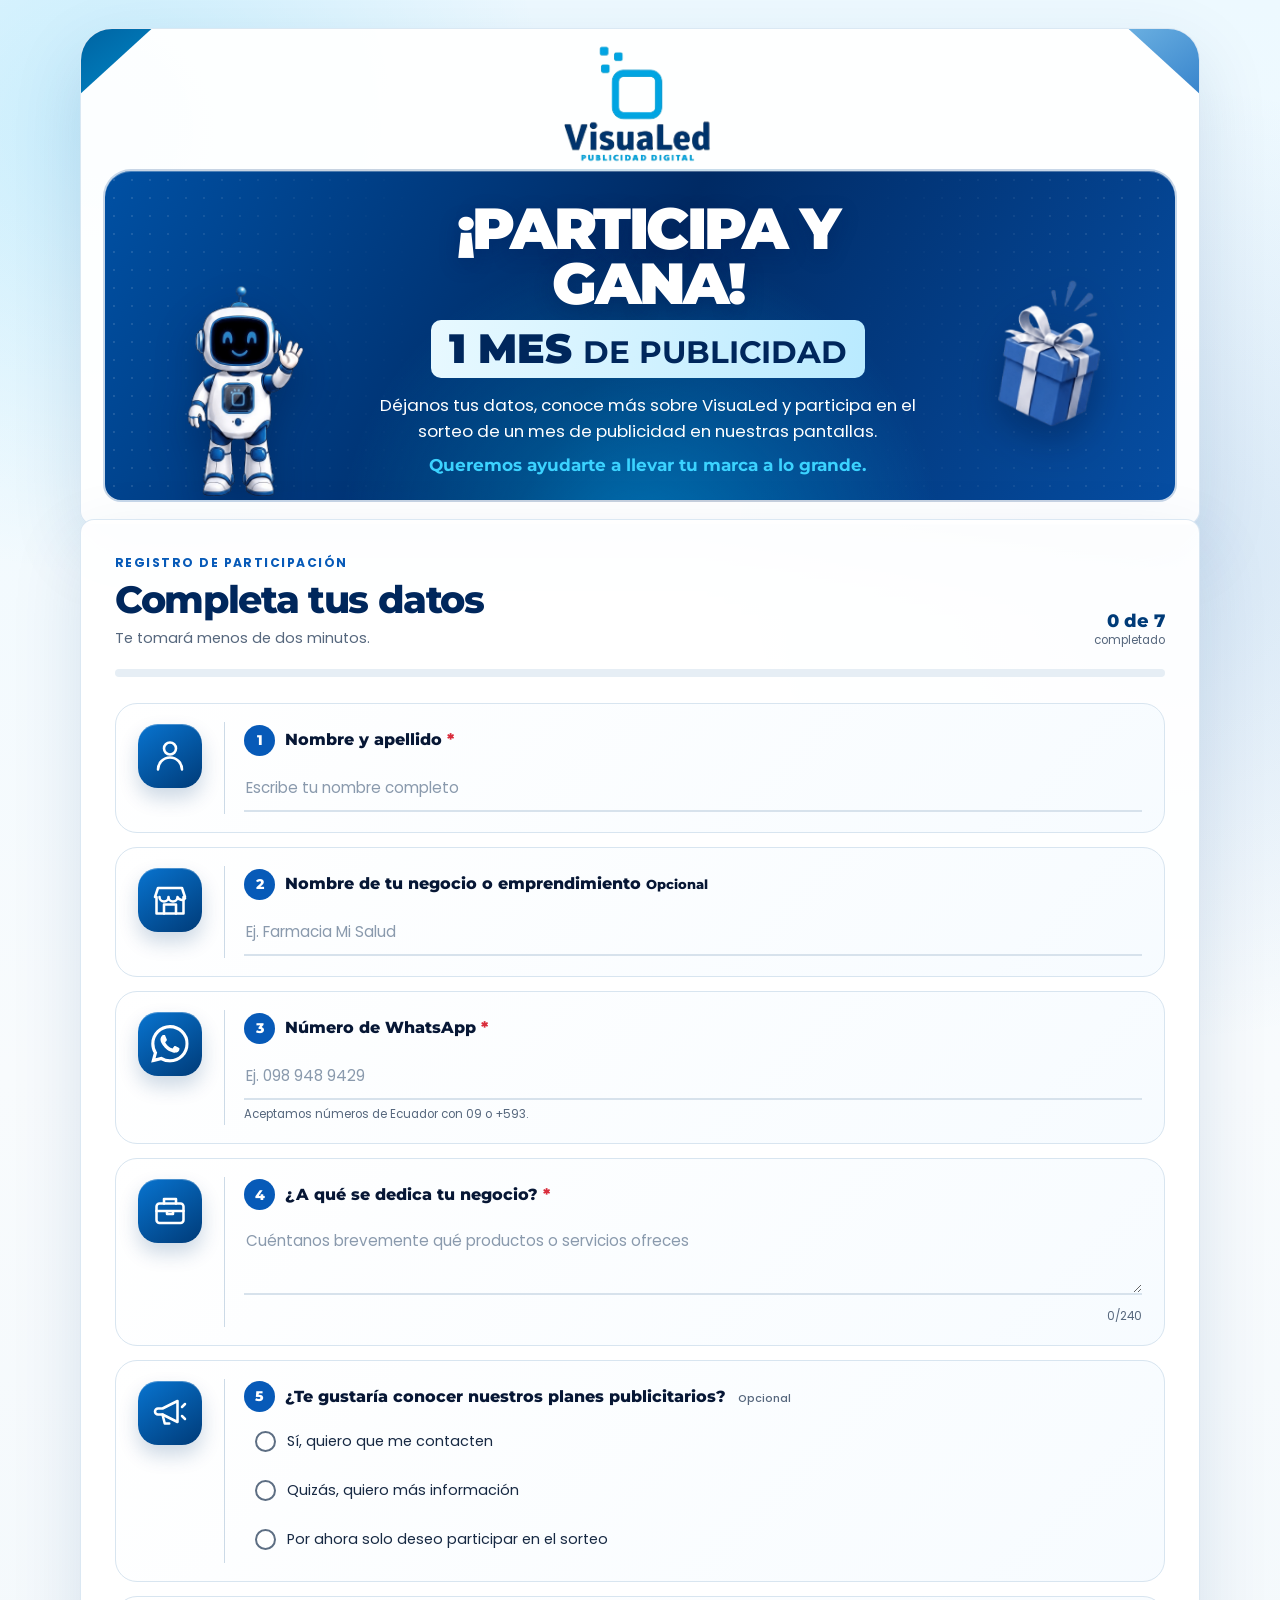
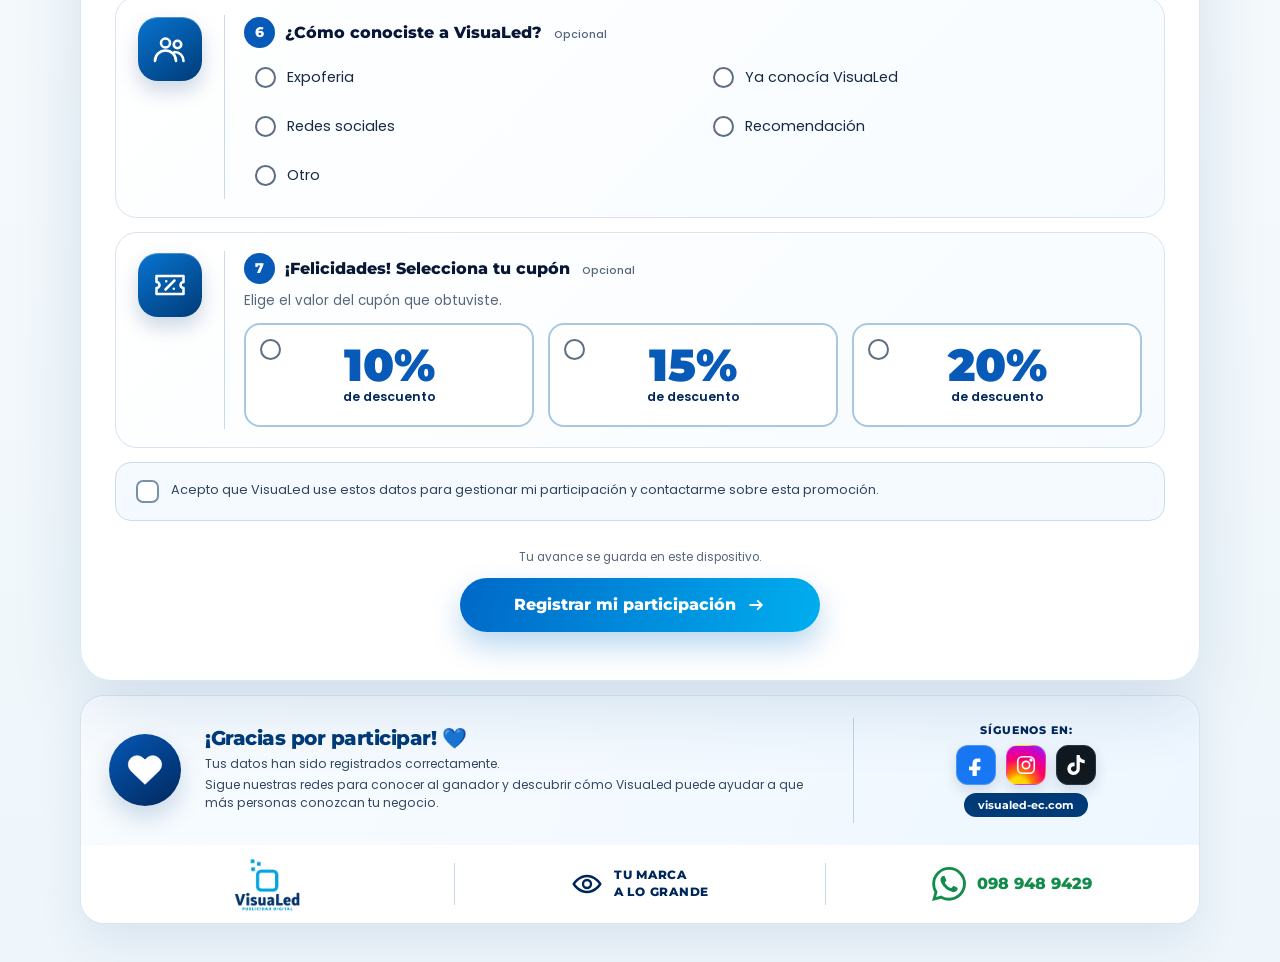
<file: Formulario/index.html>
<!doctype html>
<html lang="es">

<head>
  <meta charset="utf-8">
  <meta name="viewport" content="width=device-width, initial-scale=1, viewport-fit=cover">
  <meta name="theme-color" content="#003b78">
  <meta name="robots" content="noindex, nofollow">
  <meta name="description" content="Participa por un mes de publicidad en las pantallas de VisuaLed.">
  <link rel="canonical" href="https://visualed-ec.com/Formulario/">
  <link rel="preconnect" href="https://fonts.googleapis.com">
  <link rel="preconnect" href="https://fonts.gstatic.com" crossorigin>
  <link href="https://fonts.googleapis.com/css2?family=Montserrat:wght@600;700;800;900&family=Poppins:wght@400;500;600;700&display=swap" rel="stylesheet">
  <link rel="icon" href="../favicon.ico" sizes="any">
  <link rel="stylesheet" href="styles.css">
  <title>Participa y gana | VisuaLed</title>
</head>

<body>
  <svg class="svg-sprite" aria-hidden="true">
    <symbol id="icon-user" viewBox="0 0 24 24">
      <circle cx="12" cy="7" r="4"></circle>
      <path d="M4 21c0-4.4 3.6-8 8-8s8 3.6 8 8"></path>
    </symbol>
    <symbol id="icon-store" viewBox="0 0 24 24">
      <path d="M3 10v11h18V10"></path>
      <path d="M2 10l2-6h16l2 6"></path>
      <path d="M5 10a3 3 0 0 0 6 0 3 3 0 0 0 6 0 3 3 0 0 0 5 1"></path>
      <path d="M8 21v-6h8v6"></path>
    </symbol>
    <symbol id="icon-whatsapp" viewBox="0 0 24 24">
      <path fill="currentColor" stroke="none" d="M17.47 14.38c-.3-.15-1.76-.87-2.03-.97-.27-.1-.47-.15-.67.15-.2.3-.77.97-.94 1.17-.17.2-.35.22-.64.07-.3-.15-1.26-.46-2.39-1.47-.88-.79-1.48-1.76-1.65-2.06-.17-.3-.02-.46.13-.61.13-.13.3-.35.45-.52.15-.17.2-.3.3-.5.1-.2.05-.37-.03-.52-.07-.15-.67-1.61-.92-2.21-.24-.58-.49-.5-.67-.51h-.57c-.2 0-.52.07-.79.37-.27.3-1.04 1.02-1.04 2.48 0 1.46 1.07 2.88 1.21 3.07.15.2 2.1 3.2 5.08 4.49.71.31 1.26.49 1.69.63.71.23 1.36.2 1.87.12.57-.09 1.76-.72 2.01-1.41.25-.69.25-1.29.17-1.41-.07-.12-.27-.2-.57-.35M12.05 21.79h-.01a9.87 9.87 0 0 1-5.03-1.38l-.36-.21-3.74.98 1-3.65-.24-.37a9.86 9.86 0 0 1-1.51-5.26A9.89 9.89 0 0 1 12.05 2a9.82 9.82 0 0 1 6.99 2.9 9.83 9.83 0 0 1 2.89 7c0 5.45-4.44 9.88-9.88 9.88M20.46 3.49A11.82 11.82 0 0 0 12.05 0C5.5 0 .16 5.34.16 11.89c0 2.1.55 4.14 1.59 5.95L.06 24l6.3-1.65a11.88 11.88 0 0 0 5.68 1.45h.01c6.55 0 11.89-5.34 11.89-11.89a11.82 11.82 0 0 0-3.48-8.42"></path>
    </symbol>
    <symbol id="icon-briefcase" viewBox="0 0 24 24">
      <rect x="3" y="7" width="18" height="13" rx="2"></rect>
      <path d="M8 7V4h8v3M3 12h18M10 12v2h4v-2"></path>
    </symbol>
    <symbol id="icon-megaphone" viewBox="0 0 24 24">
      <path d="M4 13h3l10 5V4L7 9H4a2 2 0 0 0-2 2v0a2 2 0 0 0 2 2Z"></path>
      <path d="m7 13 1.5 6h3M20 8l2-2M20 14l2 2"></path>
    </symbol>
    <symbol id="icon-people" viewBox="0 0 24 24">
      <circle cx="9" cy="8" r="3"></circle>
      <circle cx="17" cy="9" r="2.5"></circle>
      <path d="M2 20c0-4 3.1-7 7-7s7 3 7 7M15 14c3.5 0 6 2.5 6 6"></path>
    </symbol>
    <symbol id="icon-ticket" viewBox="0 0 24 24">
      <path d="M3 6h18v4a2 2 0 0 0 0 4v4H3v-4a2 2 0 0 0 0-4V6Z"></path>
      <path d="m9 15 6-6M9.5 9.5h.01M14.5 14.5h.01"></path>
    </symbol>
    <symbol id="icon-check" viewBox="0 0 24 24">
      <path d="m5 12 4 4L19 6"></path>
    </symbol>
    <symbol id="icon-eye" viewBox="0 0 24 24">
      <path d="M2 12s3.7-6 10-6 10 6 10 6-3.7 6-10 6S2 12 2 12Z"></path>
      <circle cx="12" cy="12" r="3"></circle>
    </symbol>
    <symbol id="icon-heart" viewBox="0 0 24 24">
      <path d="M20.8 4.6a5.5 5.5 0 0 0-7.8 0L12 5.7l-1.1-1.1a5.5 5.5 0 0 0-7.8 7.8l1.1 1.1L12 21l7.8-7.5 1.1-1.1a5.5 5.5 0 0 0-.1-7.8Z"></path>
    </symbol>
    <symbol id="icon-arrow" viewBox="0 0 24 24">
      <path d="M5 12h14M14 7l5 5-5 5"></path>
    </symbol>
  </svg>

  <main class="page-shell">
    <section class="campaign" aria-labelledby="campaign-title">
      <a class="brand" href="../index.html" aria-label="Volver al inicio de VisuaLed">
        <img src="../imagenes/visualed_logo.png" width="766" height="558" alt="VisuaLed Publicidad Digital">
      </a>

      <div class="campaign-stage">
        <img class="campaign-character campaign-character--mascot" src="../imagenes/mascota_viusaled.png" width="512" height="512" alt="Mascota robot de VisuaLed saludando">

        <div class="campaign-copy">
          <p class="campaign-kicker">¡Participa y gana!</p>
          <h1 id="campaign-title"><span>1 mes</span> de publicidad</h1>
          <p>Déjanos tus datos, conoce más sobre VisuaLed y participa en el sorteo de un mes de publicidad en nuestras pantallas.</p>
          <strong>Queremos ayudarte a llevar tu marca a lo grande.</strong>
        </div>

        <img class="campaign-character campaign-character--gift" src="../imagenes/regalo_visualed.png" width="512" height="512" alt="Regalo azul de la promoción">
      </div>
    </section>

    <section class="form-panel" aria-labelledby="form-title">
      <div class="form-intro">
        <div>
          <p class="eyebrow">Registro de participación</p>
          <h2 id="form-title">Completa tus datos</h2>
          <p>Te tomará menos de dos minutos.</p>
        </div>
        <div class="progress-copy" aria-live="polite">
          <span id="progressText">0 de 7</span>
          <small>completado</small>
        </div>
      </div>

      <div class="progress-track" aria-hidden="true">
        <span id="progressBar"></span>
      </div>

      <form id="campaignForm" novalidate>
        <div class="honeypot" aria-hidden="true">
          <label for="website">No completar este campo</label>
          <input id="website" name="website" type="text" tabindex="-1" autocomplete="off">
        </div>

        <section class="question-card" data-step="1">
          <div class="question-icon" aria-hidden="true"><svg><use href="#icon-user"></use></svg></div>
          <div class="question-content">
            <div class="question-heading">
              <span class="step-number">1</span>
              <label for="fullName">Nombre y apellido <em>*</em></label>
              <span class="step-check" aria-hidden="true"><svg><use href="#icon-check"></use></svg></span>
            </div>
            <input id="fullName" name="full_name" type="text" minlength="3" maxlength="90" autocomplete="name" placeholder="Escribe tu nombre completo" required aria-describedby="fullNameError">
            <p class="field-error" id="fullNameError"></p>
          </div>
        </section>

        <section class="question-card" data-step="2">
          <div class="question-icon" aria-hidden="true"><svg><use href="#icon-store"></use></svg></div>
          <div class="question-content">
            <div class="question-heading">
              <span class="step-number">2</span>
              <label for="businessName">Nombre de tu negocio o emprendimiento <small>Opcional</small></label>
              <span class="step-check" aria-hidden="true"><svg><use href="#icon-check"></use></svg></span>
            </div>
            <input id="businessName" name="business_name" type="text" minlength="2" maxlength="110" autocomplete="organization" placeholder="Ej. Farmacia Mi Salud" aria-describedby="businessNameError">
            <p class="field-error" id="businessNameError"></p>
          </div>
        </section>

        <section class="question-card" data-step="3">
          <div class="question-icon question-icon--whatsapp" aria-hidden="true"><svg><use href="#icon-whatsapp"></use></svg></div>
          <div class="question-content">
            <div class="question-heading">
              <span class="step-number">3</span>
              <label for="whatsapp">Número de WhatsApp <em>*</em></label>
              <span class="step-check" aria-hidden="true"><svg><use href="#icon-check"></use></svg></span>
            </div>
            <input id="whatsapp" name="whatsapp" type="tel" inputmode="tel" maxlength="16" autocomplete="tel" placeholder="Ej. 098 948 9429" required aria-describedby="whatsappHint whatsappError">
            <p class="field-hint" id="whatsappHint">Aceptamos números de Ecuador con 09 o +593.</p>
            <p class="field-error" id="whatsappError"></p>
          </div>
        </section>

        <section class="question-card" data-step="4">
          <div class="question-icon" aria-hidden="true"><svg><use href="#icon-briefcase"></use></svg></div>
          <div class="question-content">
            <div class="question-heading">
              <span class="step-number">4</span>
              <label for="businessActivity">¿A qué se dedica tu negocio? <em>*</em></label>
              <span class="step-check" aria-hidden="true"><svg><use href="#icon-check"></use></svg></span>
            </div>
            <textarea id="businessActivity" name="business_activity" rows="2" minlength="4" maxlength="240" placeholder="Cuéntanos brevemente qué productos o servicios ofreces" required aria-describedby="businessActivityError"></textarea>
            <div class="field-meta"><span></span><span id="activityCounter">0/240</span></div>
            <p class="field-error" id="businessActivityError"></p>
          </div>
        </section>

        <fieldset class="question-card" data-step="5">
          <legend class="sr-only">¿Te gustaría conocer nuestros planes publicitarios?</legend>
          <div class="question-icon" aria-hidden="true"><svg><use href="#icon-megaphone"></use></svg></div>
          <div class="question-content">
            <div class="question-heading">
              <span class="step-number">5</span>
              <span class="question-label">¿Te gustaría conocer nuestros planes publicitarios? <small>Opcional</small></span>
              <span class="step-check" aria-hidden="true"><svg><use href="#icon-check"></use></svg></span>
            </div>
            <div class="choice-list" role="radiogroup" aria-describedby="planInterestError">
              <label class="choice-row"><input type="radio" name="plan_interest" value="contactar"><span class="radio-mark"></span><span>Sí, quiero que me contacten</span></label>
              <label class="choice-row"><input type="radio" name="plan_interest" value="informacion"><span class="radio-mark"></span><span>Quizás, quiero más información</span></label>
              <label class="choice-row"><input type="radio" name="plan_interest" value="solo_sorteo"><span class="radio-mark"></span><span>Por ahora solo deseo participar en el sorteo</span></label>
            </div>
            <p class="field-error" id="planInterestError"></p>
          </div>
        </fieldset>

        <fieldset class="question-card" data-step="6">
          <legend class="sr-only">¿Cómo conociste a VisuaLed?</legend>
          <div class="question-icon" aria-hidden="true"><svg><use href="#icon-people"></use></svg></div>
          <div class="question-content">
            <div class="question-heading">
              <span class="step-number">6</span>
              <span class="question-label">¿Cómo conociste a VisuaLed? <small>Opcional</small></span>
              <span class="step-check" aria-hidden="true"><svg><use href="#icon-check"></use></svg></span>
            </div>
            <div class="choice-list choice-list--grid" role="radiogroup">
              <label class="choice-row"><input type="radio" name="source" value="expoferia"><span class="radio-mark"></span><span>Expoferia</span></label>
              <label class="choice-row"><input type="radio" name="source" value="ya_conocia"><span class="radio-mark"></span><span>Ya conocía VisuaLed</span></label>
              <label class="choice-row"><input type="radio" name="source" value="redes_sociales"><span class="radio-mark"></span><span>Redes sociales</span></label>
              <label class="choice-row"><input type="radio" name="source" value="recomendacion"><span class="radio-mark"></span><span>Recomendación</span></label>
              <label class="choice-row"><input type="radio" name="source" value="otro"><span class="radio-mark"></span><span>Otro</span></label>
            </div>
          </div>
        </fieldset>

        <fieldset class="question-card question-card--coupon" data-step="7">
          <legend class="sr-only">Selecciona el cupón de descuento que obtuviste</legend>
          <div class="question-icon" aria-hidden="true"><svg><use href="#icon-ticket"></use></svg></div>
          <div class="question-content">
            <div class="question-heading">
              <span class="step-number">7</span>
              <span class="question-label">¡Felicidades! Selecciona tu cupón <small>Opcional</small></span>
              <span class="step-check" aria-hidden="true"><svg><use href="#icon-check"></use></svg></span>
            </div>
            <p class="coupon-help">Elige el valor del cupón que obtuviste.</p>
            <div class="coupon-grid" role="radiogroup" aria-describedby="couponError">
              <label class="coupon-option"><input type="radio" name="coupon" value="10"><span class="coupon-face"><span class="radio-mark"></span><strong>10%</strong><small>de descuento</small></span></label>
              <label class="coupon-option"><input type="radio" name="coupon" value="15"><span class="coupon-face"><span class="radio-mark"></span><strong>15%</strong><small>de descuento</small></span></label>
              <label class="coupon-option"><input type="radio" name="coupon" value="20"><span class="coupon-face"><span class="radio-mark"></span><strong>20%</strong><small>de descuento</small></span></label>
            </div>
            <p class="field-error" id="couponError"></p>
          </div>
        </fieldset>

        <div class="consent-card">
          <label class="consent-row">
            <input id="consent" name="consent" type="checkbox" required aria-describedby="consentError">
            <span class="checkbox-mark"><svg><use href="#icon-check"></use></svg></span>
            <span>Acepto que VisuaLed use estos datos para gestionar mi participación y contactarme sobre esta promoción.</span>
          </label>
          <p class="field-error" id="consentError"></p>
        </div>

        <div class="submit-zone">
          <p class="save-status" id="saveStatus" aria-live="polite">Tu avance se guarda en este dispositivo.</p>
          <button class="submit-button" id="submitButton" type="submit">
            <span>Registrar mi participación</span>
            <svg aria-hidden="true"><use href="#icon-arrow"></use></svg>
          </button>
          <div class="form-message" id="formMessage" role="alert" aria-live="assertive"></div>
        </div>
      </form>
    </section>

    <section class="success-panel" id="successPanel" hidden aria-labelledby="successTitle">
      <div class="success-orbit" aria-hidden="true">
        <span></span><span></span><span></span>
        <svg><use href="#icon-check"></use></svg>
      </div>
      <p class="eyebrow">Registro completado</p>
      <h2 id="successTitle">¡Gracias por participar!</h2>
      <p id="successMessage">Tus datos de prueba quedaron guardados en este dispositivo. Cuando conectemos Supabase, el registro se enviará directamente a VisuaLed.</p>
      <div class="success-summary" id="successSummary"></div>
      <div class="success-actions">
        <button type="button" class="secondary-button" id="newRegistration">Hacer otro registro</button>
        <a class="primary-link" href="https://wa.me/593989489429" target="_blank" rel="noopener">Hablar con VisuaLed</a>
      </div>
    </section>

    <footer class="page-footer" aria-label="Información y redes de VisuaLed">
      <div class="thanks-panel">
        <div class="thanks-copy">
          <div class="thanks-heart" aria-hidden="true"><svg><use href="#icon-heart"></use></svg></div>
          <div>
            <h2>¡Gracias por participar! <span aria-hidden="true">💙</span></h2>
            <p>Tus datos han sido registrados correctamente.</p>
            <p>Sigue nuestras redes para conocer al ganador y descubrir cómo VisuaLed puede ayudar a que más personas conozcan tu negocio.</p>
          </div>
        </div>

        <div class="follow-panel">
          <p>Síguenos en:</p>
          <div class="social-links">
            <a class="social-link social-link--facebook" href="https://www.facebook.com/visualed.ec" target="_blank" rel="noopener" aria-label="VisuaLed en Facebook">
              <svg viewBox="0 0 24 24" aria-hidden="true"><path d="M14.5 8H17V4.2c-.4-.1-1.9-.2-3.5-.2C10.2 4 8 6 8 9.7V13H4v4.3h4V24h4.9v-6.7h3.8l.6-4.3h-4.4V10c0-1.3.4-2 1.6-2Z"></path></svg>
            </a>
            <a class="social-link social-link--instagram" href="https://www.instagram.com/visualed.ec/" target="_blank" rel="noopener" aria-label="VisuaLed en Instagram">
              <svg viewBox="0 0 24 24" aria-hidden="true"><rect x="3" y="3" width="18" height="18" rx="5"></rect><circle cx="12" cy="12" r="4"></circle><circle cx="17.5" cy="6.5" r="1"></circle></svg>
            </a>
            <a class="social-link social-link--tiktok" href="https://www.tiktok.com/@visualed.ec" target="_blank" rel="noopener" aria-label="VisuaLed en TikTok">
              <svg viewBox="0 0 24 24" aria-hidden="true"><path d="M12.53.02c1.31-.02 2.61-.01 3.91-.02.08 1.53.63 3.09 1.75 4.17 1.12 1.11 2.7 1.62 4.24 1.79v4.03a10.9 10.9 0 0 1-5.82-1.9c-.01 2.92.01 5.84-.02 8.75a7.2 7.2 0 0 1-1.35 3.94 7.23 7.23 0 0 1-5.91 3.21 7.25 7.25 0 0 1-7.73-6.75c-.02-.5-.03-1 .01-1.49a7.28 7.28 0 0 1 8.73-6.7c.02 1.48-.04 2.96-.04 4.44a3.49 3.49 0 0 0-4.38 3.73 3.48 3.48 0 0 0 3.5 2.87 3.43 3.43 0 0 0 3.18-2.67c.1-1.79.06-3.57.07-5.36.01-4.03-.01-8.05.02-12.07Z"></path></svg>
            </a>
          </div>
          <a class="website-link" href="https://visualed-ec.com/">visualed-ec.com</a>
        </div>
      </div>

      <div class="footer-utility">
        <a href="https://visualed-ec.com/" class="footer-brand" aria-label="Ir a la web principal de VisuaLed"><img src="../imagenes/visualed_logo.png" width="766" height="558" alt="VisuaLed Publicidad Digital"></a>
        <span class="footer-divider" aria-hidden="true"></span>
        <div class="footer-slogan"><svg aria-hidden="true"><use href="#icon-eye"></use></svg><span>Tu marca<br>a lo grande</span></div>
        <span class="footer-divider" aria-hidden="true"></span>
        <a class="footer-whatsapp" href="https://wa.me/593989489429" target="_blank" rel="noopener"><svg aria-hidden="true"><use href="#icon-whatsapp"></use></svg><span>098 948 9429</span></a>
      </div>
    </footer>
  </main>

  <script src="crm/vendor/supabase-2.111.0.js" defer></script>
  <script src="crm/config.js" defer></script>
  <script src="app.js" defer></script>
</body>

</html>
</file>
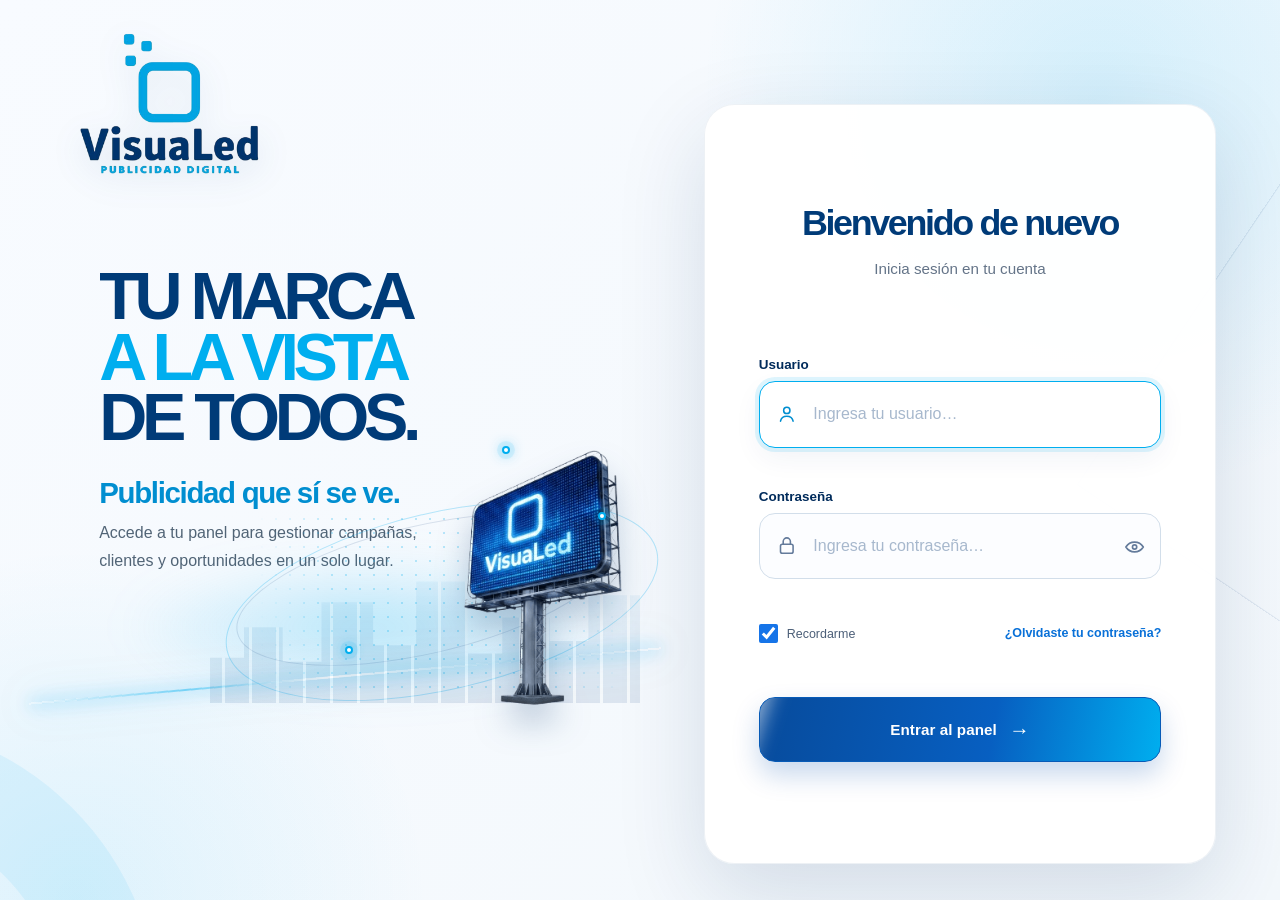
<file: Formulario/crm/index.html>
<!doctype html>
<html lang="es">
<head>
  <meta charset="utf-8">
  <meta name="viewport" content="width=device-width, initial-scale=1, viewport-fit=cover">
  <meta name="theme-color" content="#003b78">
  <meta name="robots" content="noindex, nofollow, noarchive, nosnippet">
  <meta name="referrer" content="no-referrer">
  <meta http-equiv="Content-Security-Policy" content="default-src 'none'; base-uri 'none'; form-action 'self'; script-src 'self'; style-src 'self'; img-src 'self' data:; font-src 'self'; connect-src https://ffaypyjokinfzdkwtezz.supabase.co wss://ffaypyjokinfzdkwtezz.supabase.co; manifest-src 'self'">
  <link rel="canonical" href="https://crm.visualed-ec.com/">
  <link rel="icon" href="favicon-96x96.png" type="image/png" sizes="96x96">
  <link rel="stylesheet" href="styles.css">
  <title>Acceso privado | CRM VisuaLed</title>
</head>
<body>
  <a class="skip-link" href="#main-content">Ir al contenido</a>

  <div class="page-shell">
    <header class="brand-bar" aria-label="VisuaLed CRM">
      <a class="brand" href="/" aria-label="VisuaLed, inicio">
        <img class="brand-logo" src="imagenes/visualed_logo.png" alt="VisuaLed, publicidad digital" width="220" height="160" decoding="async" fetchpriority="high">
      </a>
    </header>

    <main id="main-content" class="main-layout" tabindex="-1">
      <section class="intro-panel" aria-labelledby="intro-title">
        <h1 id="intro-title"><span>Tu marca</span><br><span class="accent-line">a la vista</span><br><span>de todos.</span></h1>
        <p class="hero-kicker">Publicidad que sí se ve.</p>
        <p class="intro-copy">Accede a tu panel para gestionar campañas, clientes y oportunidades en un solo lugar.</p>

        <div class="hero-visual" aria-hidden="true">
          <span class="orbit orbit--one"></span>
          <span class="orbit orbit--two"></span>
          <span class="signal signal--one"></span>
          <span class="signal signal--two"></span>
          <span class="signal signal--three"></span>
          <span class="visual-grid"></span>
          <span class="city-silhouette"></span>
          <img src="imagenes/pantalla-visualed.png" alt="" width="500" height="500" decoding="async" fetchpriority="high">
        </div>
      </section>

      <section class="auth-column" aria-label="Acceso al CRM">
        <div class="auth-card">
          <div id="global-message" class="message" role="status" aria-live="polite" tabindex="-1" hidden></div>

          <section id="view-loading" class="auth-view auth-view--loading" aria-labelledby="loading-title">
            <span class="spinner" aria-hidden="true"></span>
            <h2 id="loading-title">Protegiendo tu acceso</h2>
            <p>Estamos verificando la sesión.</p>
          </section>

          <section id="view-login" class="auth-view" aria-labelledby="login-title" hidden>
            <h2 id="login-title">Bienvenido de nuevo</h2>
            <p class="view-copy">Inicia sesión en tu cuenta</p>

            <form id="login-form" novalidate>
              <div class="field">
                <label for="login-username">Usuario</label>
                <div class="input-shell">
                  <span class="field-icon" aria-hidden="true"><svg viewBox="0 0 24 24"><circle cx="12" cy="8" r="3.5"></circle><path d="M5 20c.6-3.5 3-5.5 7-5.5s6.4 2 7 5.5"></path></svg></span>
                  <input id="login-username" name="username" type="text" autocomplete="username" autocapitalize="none" spellcheck="false" placeholder="Ingresa tu usuario…" required aria-describedby="login-username-help">
                </div>
                <small id="login-username-help">Solo los usuarios autorizados pueden acceder.</small>
              </div>
              <div class="field password-field">
                <label for="login-password">Contraseña</label>
                <div class="input-shell">
                  <span class="field-icon" aria-hidden="true"><svg viewBox="0 0 24 24"><rect x="5" y="10" width="14" height="10" rx="2"></rect><path d="M8 10V7a4 4 0 0 1 8 0v3"></path></svg></span>
                  <input id="login-password" name="password" type="password" autocomplete="current-password" spellcheck="false" placeholder="Ingresa tu contraseña…" required aria-describedby="login-password-help">
                  <button class="password-toggle" type="button" data-toggle-password="login-password" aria-label="Mostrar contraseña" aria-pressed="false"><svg viewBox="0 0 24 24" aria-hidden="true"><path d="M3 12s3.2-5 9-5 9 5 9 5-3.2 5-9 5-9-5-9-5Z"></path><circle cx="12" cy="12" r="2.2"></circle></svg></button>
                </div>
                <small id="login-password-help">Usa la contraseña asignada por el administrador.</small>
              </div>
              <div class="login-options">
                <label class="remember-option"><input id="remember-session" name="remember" type="checkbox" checked> <span>Recordarme</span></label>
                <button id="password-help" class="help-link" type="button">¿Olvidaste tu contraseña?</button>
              </div>
              <button class="primary-button" type="submit">Entrar al panel <span aria-hidden="true">→</span></button>
            </form>

            <p class="invite-hint">Tu sesión se conecta de forma segura con el panel privado de VisuaLed.</p>
          </section>

          <section id="view-set-password" class="auth-view" aria-labelledby="set-password-title" hidden>
            <p class="step-label">CONFIGURACIÓN INICIAL</p>
            <h2 id="set-password-title">Define tu contraseña</h2>
            <p class="view-copy">Tu invitación fue aceptada. Define una contraseña para entrar al CRM con tu usuario.</p>
            <form id="set-password-form" novalidate>
              <div class="field password-field">
                <label for="setup-password">Contraseña</label>
                <input id="setup-password" name="password" type="password" autocomplete="new-password" minlength="8" required aria-describedby="setup-password-help">
                <button class="password-toggle" type="button" data-toggle-password="setup-password" aria-label="Mostrar contraseña" aria-pressed="false">Mostrar</button>
                <small id="setup-password-help">Usa al menos 8 caracteres y no la compartas.</small>
              </div>
              <div class="field password-field">
                <label for="setup-password-confirm">Confirmar contraseña</label>
                <input id="setup-password-confirm" name="password-confirm" type="password" autocomplete="new-password" minlength="8" required>
                <button class="password-toggle" type="button" data-toggle-password="setup-password-confirm" aria-label="Mostrar contraseña" aria-pressed="false">Mostrar</button>
              </div>
              <button class="primary-button" type="submit">Guardar contraseña <span aria-hidden="true">→</span></button>
            </form>
          </section>

          <section id="view-denied" class="auth-view" aria-labelledby="denied-title" hidden>
            <div class="status-icon status-icon--warning" aria-hidden="true">
              <svg viewBox="0 0 24 24"><path d="M12 3 21 20H3L12 3Z"></path><path d="M12 9v5M12 17h.01"></path></svg>
            </div>
            <p class="step-label">ACCESO RESTRINGIDO</p>
            <h2 id="denied-title">No pudimos autorizar esta cuenta</h2>
            <p class="view-copy">La cuenta no tiene una membresía activa para el CRM. Contacta al administrador de VisuaLed.</p>
            <button class="secondary-button sign-out-action" type="button">Cerrar sesión</button>
          </section>

          <section id="view-ready" class="auth-view crm-view" aria-labelledby="studio-title" hidden>
            <div class="studio-shell">
              <button id="studio-nav-scrim" class="studio-nav-scrim" type="button" aria-label="Cerrar navegación" hidden></button>

              <aside class="studio-sidebar" aria-label="Navegación principal">
                <div class="studio-brand">
                  <img src="imagenes/visualed_logo.png" alt="VisuaLed" width="164" height="116">
                  <button id="studio-sidebar-close" class="studio-sidebar-close" type="button" aria-label="Cerrar navegación">
                    <svg viewBox="0 0 24 24" aria-hidden="true"><path d="m6 6 12 12M18 6 6 18"></path></svg>
                  </button>
                </div>

                <nav class="studio-nav" aria-label="Módulos del CRM">
                  <button class="studio-nav__item is-active" type="button" data-crm-target="overview" aria-current="page">
                    <svg viewBox="0 0 24 24" aria-hidden="true"><rect x="3" y="3" width="7" height="7" rx="1"></rect><rect x="14" y="3" width="7" height="7" rx="1"></rect><rect x="3" y="14" width="7" height="7" rx="1"></rect><rect x="14" y="14" width="7" height="7" rx="1"></rect></svg>
                    <span>Dashboard</span>
                  </button>
                  <button class="studio-nav__item" type="button" data-crm-target="coupons">
                    <svg viewBox="0 0 24 24" aria-hidden="true"><path d="M4 7h16v4a2 2 0 0 0 0 4v4H4v-4a2 2 0 0 0 0-4V7Z"></path><path d="M9 7v12"></path></svg>
                    <span>Cupones</span>
                  </button>
                  <button class="studio-nav__item" type="button" data-crm-target="raffle">
                    <svg viewBox="0 0 24 24" aria-hidden="true"><path d="M4 8h16v12H4V8ZM2 4h20v4H2V4Z"></path><path d="M12 4v16M8 4c-2 0-3-1-3-2s1-2 2-2c2 0 5 4 5 4m4-4c2 0 3 1 3 2s-1 2-3 2h-4s2-4 4-4"></path></svg>
                    <span>Sorteo</span>
                  </button>
                  <button class="studio-nav__item" type="button" data-crm-target="activity">
                    <svg viewBox="0 0 24 24" aria-hidden="true"><path d="M4 20V10M10 20V4M16 20v-7M22 20H2"></path></svg>
                    <span>Reportes</span>
                  </button>
                </nav>

                <div class="studio-promo">
                  <img src="imagenes/mascota_viusaled.png" alt="Mascota de VisuaLed saludando" width="78" height="78">
                  <div><strong>Impulsa tu negocio</strong><span>con VisuaLed</span><p>Soluciones LED para que vendas más y te destaques.</p></div>
                </div>

                <div class="studio-sidebar__footer">
                  <span class="studio-avatar" id="member-avatar" aria-hidden="true">VL</span>
                  <span><strong id="member-name">VisuaLed</strong><small id="member-role">Administrador</small></span>
                  <button class="studio-icon-button sign-out-action" type="button" aria-label="Cerrar sesión" title="Cerrar sesión">
                    <svg viewBox="0 0 24 24" aria-hidden="true"><path d="M10 4H5v16h5M14 8l4 4-4 4M8 12h10"></path></svg>
                  </button>
                </div>
              </aside>

              <div class="studio-workspace">
                <header class="studio-topbar">
                  <div class="studio-topbar__title">
                    <button id="studio-menu-toggle" class="studio-menu-toggle" type="button" aria-label="Abrir navegación" aria-expanded="false"><span></span><span></span><span></span></button>
                    <div><h2 id="studio-title">CRM VisuaLed</h2><p>Participa y gana</p></div>
                  </div>
                  <div class="studio-topbar__actions">
                    <button id="studio-search-action" class="studio-icon-button" type="button" aria-label="Buscar registros"><svg viewBox="0 0 24 24" aria-hidden="true"><circle cx="10.5" cy="10.5" r="6.5"></circle><path d="m16 16 5 5"></path></svg></button>
                    <button id="studio-notification-action" class="studio-icon-button studio-notification" type="button" aria-label="Ver notificaciones"><svg viewBox="0 0 24 24" aria-hidden="true"><path d="M18 8a6 6 0 0 0-12 0c0 7-3 7-3 9h18c0-2-3-2-3-9M10 21h4"></path></svg><span id="studio-notification-count" hidden>0</span></button>
                    <div class="studio-profile">
                      <button id="studio-profile-action" class="studio-profile__button" type="button" aria-expanded="false">
                        <span class="studio-avatar">JC</span><span><strong>Julissa Castro</strong><small>Administrador</small></span><svg viewBox="0 0 24 24" aria-hidden="true"><path d="m8 10 4 4 4-4"></path></svg>
                      </button>
                      <div id="studio-profile-menu" class="studio-profile__menu" hidden><p>Sesión protegida</p><button class="sign-out-action" type="button">Cerrar sesión</button></div>
                    </div>
                  </div>
                </header>

                <div id="studio-toast" class="studio-toast" role="status" aria-live="polite" hidden></div>

                <main id="crm-workspace-main" class="studio-content" tabindex="-1">
                  <section class="studio-panel is-active" data-crm-panel="overview" aria-labelledby="dashboard-title">
                    <h3 id="dashboard-title" class="sr-only">Dashboard de participaciones</h3>
                    <div class="studio-metrics" aria-label="Indicadores principales">
                      <article><span class="metric-icon metric-icon--navy"><svg viewBox="0 0 24 24" aria-hidden="true"><circle cx="9" cy="8" r="3"></circle><path d="M3 20c.5-4 2.5-6 6-6s5.5 2 6 6M16 6h5M18.5 3.5v5"></path></svg></span><div><p>Total registros</p><strong id="metric-total-count" data-count="3">3</strong><small id="metric-week-label">3 ejemplos iniciales</small></div></article>
                      <article><span class="metric-icon"><svg viewBox="0 0 24 24" aria-hidden="true"><circle cx="12" cy="12" r="7"></circle><circle cx="12" cy="12" r="3"></circle><path d="M12 2v3M22 12h-3M12 22v-3M2 12h3"></path></svg></span><div><p>Interesados en planes</p><strong id="metric-interest-count" data-count="2">2</strong><small id="metric-interest-label">66.7% del total</small></div></article>
                      <article><span class="metric-icon metric-icon--light"><svg viewBox="0 0 24 24" aria-hidden="true"><circle cx="12" cy="12" r="9"></circle><path d="M12 7v6l4 2"></path></svg></span><div><p>Pendientes por contactar</p><strong id="metric-pending-count" data-count="3">3</strong><small id="metric-pending-label">100% del total</small></div></article>
                      <article><span class="metric-icon metric-icon--ink"><svg viewBox="0 0 24 24" aria-hidden="true"><path d="M4 9h16v12H4V9ZM2 5h20v4H2V5ZM12 5v16"></path><path d="M8 5C6 5 5 4 5 3s1-2 2-2c2 0 5 4 5 4m4-4c2 0 3 1 3 2s-1 2-3 2h-4s2-4 4-4"></path></svg></span><div><p>Cupones entregados</p><strong id="metric-coupon-count" data-count="3">3</strong><small id="metric-coupon-label">1 por registro</small></div></article>
                    </div>

                    <div class="studio-toolbar">
                      <label class="studio-search"><svg viewBox="0 0 24 24" aria-hidden="true"><circle cx="10.5" cy="10.5" r="6.5"></circle><path d="m16 16 5 5"></path></svg><span class="sr-only">Buscar registro</span><input id="dashboard-search" type="search" autocomplete="off" placeholder="Buscar por código, nombre, negocio o WhatsApp…"></label>
                      <div class="studio-filters" aria-label="Filtrar por interés">
                        <button class="is-active" type="button" data-record-filter="all" aria-pressed="true">Todos</button>
                        <button type="button" data-record-filter="direct" aria-pressed="false">Sí, quiero que me contacten</button>
                        <button type="button" data-record-filter="maybe" aria-pressed="false">Quizás</button>
                        <button type="button" data-record-filter="raffle" aria-pressed="false">Solo sorteo</button>
                      </div>
                      <div class="studio-toolbar__actions">
                        <button id="studio-add-participant" class="studio-action studio-action--primary" type="button"><svg viewBox="0 0 24 24" aria-hidden="true"><path d="M12 5v14M5 12h14"></path></svg><span>Agregar participación</span></button>
                        <button id="studio-export-excel" class="studio-action studio-action--secondary" type="button"><svg viewBox="0 0 24 24" aria-hidden="true"><path d="M12 3v12M7 10l5 5 5-5M5 20h14"></path></svg><span>Descargar Excel</span></button>
                      </div>
                    </div>

                    <div class="studio-dashboard-grid">
                      <section class="studio-records-card" aria-label="Listado de registros">
                        <div class="studio-table-scroll"><table class="studio-table"><thead><tr><th>Nombre y apellido</th><th>Negocio</th><th>WhatsApp</th><th>¿A qué se dedica?</th><th>Interés en planes</th><th>Origen</th><th>Cupón</th></tr></thead><tbody id="dashboard-table-body"></tbody></table></div>
                        <footer><span id="dashboard-table-count">Mostrando 3 registros</span><div><button class="is-active" type="button" aria-current="page">1</button></div></footer>
                      </section>

                      <aside class="studio-detail" aria-labelledby="record-detail-name">
                        <div class="studio-detail__identity"><span id="record-detail-avatar" class="studio-avatar studio-avatar--large">DM</span><div><h4 id="record-detail-name">Daniela Mora</h4><p id="record-detail-business">Mora Café</p></div></div>
                        <h5>Información del registro</h5>
                        <dl class="studio-detail__list">
                          <div><dt>Nombre y apellido</dt><dd id="record-detail-fullname">Daniela Mora</dd></div>
                          <div class="is-code"><dt>Código de participación</dt><dd id="record-detail-code">VL-001</dd></div>
                          <div><dt>Negocio</dt><dd id="record-detail-company">Mora Café</dd></div>
                          <div><dt>WhatsApp</dt><dd id="record-detail-phone">099 412 6381</dd></div>
                          <div><dt>¿A qué se dedica?</dt><dd id="record-detail-activity">Cafetería de especialidad</dd></div>
                          <div><dt>Interés en planes publicitarios</dt><dd id="record-detail-interest">Sí, quiero que me contacten</dd></div>
                          <div><dt>¿Cómo conociste a VisuaLed?</dt><dd id="record-detail-source">Expoferia</dd></div>
                          <div><dt>Cupón seleccionado</dt><dd id="record-detail-coupon">20% de descuento</dd></div>
                          <div class="is-consent"><dt>Consentimiento para uso de datos</dt><dd>Aceptado</dd></div>
                        </dl>
                        <div class="studio-detail__actions">
                          <a id="record-whatsapp" class="studio-whatsapp" href="#" target="_blank" rel="noopener noreferrer"><svg viewBox="0 0 24 24" aria-hidden="true"><path d="M20.5 11.8a8.5 8.5 0 0 1-12.6 7.4l-4.4 1.3 1.3-4.2a8.5 8.5 0 1 1 15.7-4.5Z"></path><path d="M8.1 7.7c.2-.5.4-.5.7-.5h.5c.2 0 .4 0 .5.4l.8 2c.1.3 0 .5-.1.7l-.6.8c-.2.2-.2.4 0 .7.5 1 1.4 1.9 2.4 2.4.3.2.5.1.7-.1l.9-1.1c.2-.2.4-.3.7-.2l2 .9c.3.1.5.3.5.5 0 .2-.1 1.2-.7 1.8-.6.6-1.5.9-2.4.7-1.1-.2-2.5-.7-4-2.1-1.2-1.1-2-2.5-2.3-3.4-.3-.9 0-1.9.4-2.5Z"></path></svg><span>Contactar por WhatsApp</span></a>
                          <button id="record-history" class="studio-history" type="button">Ver historial de seguimiento</button>
                        </div>
                      </aside>
                    </div>
                  </section>

                  <section class="studio-panel" data-crm-panel="coupons" hidden><div class="studio-section-heading"><div><p>BENEFICIOS ENTREGADOS</p><h3>Cupones de la promoción</h3><span>Distribución visual de los descuentos registrados.</span></div><strong id="coupon-total-label">3 entregados</strong></div><div id="studio-coupon-board" class="studio-coupon-board"></div></section>
                  <section class="studio-panel" data-crm-panel="raffle" hidden>
                    <div class="studio-raffle">
                      <div class="studio-raffle__controls">
                        <h3 id="studio-raffle-title"><span>Sorteo</span><em>Un mes de publicidad gratis</em></h3>

                        <label class="raffle-filter" for="studio-raffle-coupon"><span class="sr-only">Filtrar participantes por cupón</span>
                          <select id="studio-raffle-coupon" name="studio-raffle-coupon">
                            <option value="all">Todos los cupones</option>
                            <option value="10%">Cupón del 10%</option>
                            <option value="15%">Cupón del 15%</option>
                            <option value="20%">Cupón del 20%</option>
                          </select>
                        </label>

                        <div class="studio-raffle__metrics" aria-label="Resumen de participaciones">
                          <div><strong id="studio-raffle-company-count">3</strong><span>empresas</span></div>
                          <div><strong id="studio-raffle-ticket-count">3</strong><span>códigos</span></div>
                        </div>

                        <p class="studio-raffle__rule"><span aria-hidden="true">↳</span> Una empresa, una oportunidad</p>
                        <button id="studio-raffle-start" class="raffle-button raffle-button--studio" type="button"><span>Iniciar sorteo</span><i aria-hidden="true">→</i></button>
                        <p id="studio-raffle-status" class="studio-raffle__status-copy" role="status">Participantes listos para sortear.</p>
                      </div>

                      <div class="studio-raffle__stage" aria-live="polite" aria-labelledby="studio-raffle-title" data-raffle-state="idle">
                        <div class="studio-raffle__stage-top"><span><i></i> SELECTOR VISUALED</span><strong id="studio-raffle-pool-count">3 empresas</strong></div>
                        <div class="studio-raffle__lights" aria-hidden="true"><b></b><b></b><b></b></div>
                        <div class="studio-raffle__screen">
                          <img src="sorteo/pantalla-led.png" alt="" width="598" height="507" decoding="async">
                          <div class="studio-raffle__screen-content">
                            <span id="studio-raffle-kicker">LISTOS PARA PARTICIPAR</span>
                            <strong id="studio-raffle-name">VisuaLed</strong>
                            <small id="studio-raffle-business">Presiona iniciar para comenzar</small>
                            <b id="studio-raffle-code">LISTO</b>
                          </div>
                          <span class="studio-raffle__scan" aria-hidden="true"></span>
                        </div>
                        <div id="studio-raffle-confetti" class="studio-raffle__confetti" aria-hidden="true"></div>
                        <div class="studio-raffle__robot"><img src="sorteo/robot-animacion.png" alt="Robot de VisuaLed celebrando" width="260" height="260" decoding="async"></div>
                        <div id="studio-raffle-ticker" class="studio-raffle__ticker" aria-hidden="true"></div>
                        <div id="studio-raffle-winner-card" class="studio-raffle__winner-card" hidden><span>GANADOR DEL SORTEO</span><strong id="studio-raffle-winner-name"></strong><small id="studio-raffle-winner-business"></small><b id="studio-raffle-winner-code"></b><time id="studio-raffle-winner-time"></time></div>
                      </div>
                    </div>
                  </section>
                  <section class="studio-panel" data-crm-panel="activity" hidden><div class="studio-section-heading"><div><p>REPORTE DEL EVENTO</p><h3>Actividad reciente</h3><span>Un resumen legible del movimiento del equipo.</span></div><strong>Hoy</strong></div><ol id="studio-activity-feed" class="studio-activity"></ol></section>
                </main>

                <dialog id="add-participant-dialog" class="studio-dialog" aria-labelledby="add-participant-title">
                  <form id="add-participant-form" class="studio-dialog__form" novalidate>
                    <header class="studio-dialog__header">
                      <div><p class="studio-dialog__eyebrow">NUEVA PARTICIPACIÓN</p><h3 id="add-participant-title">Agregar desde el CRM</h3><span>Usa las mismas preguntas de la página pública.</span></div>
                      <button class="studio-dialog__close" type="button" data-close-add-participant aria-label="Cerrar formulario">&times;</button>
                    </header>
                    <div class="studio-dialog__grid">
                      <label class="studio-dialog__field"><span>1. Nombre y apellido <em>*</em></span><input name="full_name" type="text" minlength="3" maxlength="120" autocomplete="name" required placeholder="Ej. María Camila Ortega"></label>
                      <label class="studio-dialog__field"><span>2. Negocio o emprendimiento <em>*</em></span><input name="business_name" type="text" minlength="2" maxlength="160" autocomplete="organization" required placeholder="Ej. Pastelería Dulce Luz"></label>
                      <label class="studio-dialog__field"><span>3. WhatsApp <em>*</em></span><input name="whatsapp" type="tel" inputmode="tel" maxlength="16" autocomplete="tel" required placeholder="099 000 0000"><small>Aceptamos números de Ecuador con 09 o +593.</small></label>
                      <label class="studio-dialog__field"><span>4. ¿A qué se dedica? <em>*</em></span><textarea name="business_activity" rows="3" minlength="4" maxlength="240" required placeholder="Describe brevemente sus productos o servicios"></textarea><small class="studio-dialog__counter" data-add-counter>0/240</small></label>
                      <fieldset class="studio-dialog__field studio-dialog__field--wide"><legend>5. ¿Le gustaría conocer nuestros planes publicitarios? <em>*</em></legend><label><input name="plan_interest" type="radio" value="contactar" required><span>Sí, quiero que me contacten</span></label><label><input name="plan_interest" type="radio" value="informacion"><span>Quizás, quiero más información</span></label><label><input name="plan_interest" type="radio" value="solo_sorteo"><span>Por ahora solo deseo participar en el sorteo</span></label></fieldset>
                      <label class="studio-dialog__field"><span>6. ¿Cómo conoció a VisuaLed?</span><select name="source"><option value="">Seleccionar (opcional)</option><option value="expoferia">Expoferia</option><option value="ya_conocia">Ya conocía VisuaLed</option><option value="redes_sociales">Redes sociales</option><option value="recomendacion">Recomendación</option><option value="otro">Otro</option></select></label>
                      <label class="studio-dialog__field"><span>7. Cupón obtenido <em>*</em></span><select name="coupon" required><option value="">Seleccionar cupón</option><option value="10">10% de descuento</option><option value="15">15% de descuento</option><option value="20">20% de descuento</option></select></label>
                      <label class="studio-dialog__consent studio-dialog__field--wide"><input name="consent" type="checkbox" required><span>Acepto que VisuaLed use estos datos para gestionar la participación y contactar a esta persona sobre la promoción. <em>*</em></span></label>
                    </div>
                    <p id="add-participant-error" class="studio-dialog__error" role="alert" hidden></p>
                    <footer class="studio-dialog__footer"><button class="studio-action studio-action--secondary" type="button" data-close-add-participant>Cancelar</button><button class="studio-action studio-action--primary" type="submit">Guardar participación</button></footer>
                  </form>
                </dialog>
              </div>
            </div>
          </section>

          <section id="view-ready-legacy" class="crm-view" aria-labelledby="ready-title" hidden inert aria-hidden="true">
            <div class="crm-shell">
              <aside class="crm-sidebar" aria-label="Navegación del CRM">
                <div class="crm-brand">
                  <img src="imagenes/visualed_logo.png" alt="VisuaLed" width="170" height="125">
                  <span>Centro de operación</span>
                </div>

                <nav class="crm-nav" aria-label="Módulos">
                  <button class="crm-nav__item is-active" type="button" data-crm-target="overview" aria-current="page">
                    <svg viewBox="0 0 24 24" aria-hidden="true"><path d="M4 13h6V4H4v9Zm0 7h6v-4H4v4Zm10 0h6v-9h-6v9Zm0-16v4h6V4h-6Z"></path></svg>
                    <span>Resumen</span>
                  </button>
                  <button class="crm-nav__item" type="button" data-crm-target="participants">
                    <svg viewBox="0 0 24 24" aria-hidden="true"><circle cx="9" cy="8" r="3"></circle><path d="M3.8 19c.6-3.5 2.5-5.3 5.2-5.3s4.6 1.8 5.2 5.3M16 7h5M18.5 4.5v5"></path></svg>
                    <span>Participantes</span>
                    <strong id="nav-participant-count">12</strong>
                  </button>
                  <button class="crm-nav__item" type="button" data-crm-target="leads">
                    <svg viewBox="0 0 24 24" aria-hidden="true"><path d="M4 17V7l8-4 8 4v10l-8 4-8-4Z"></path><path d="m8 12 2.3 2.3L16.5 8"></path></svg>
                    <span>Interesados</span>
                  </button>
                  <button class="crm-nav__item" type="button" data-crm-target="coupons">
                    <svg viewBox="0 0 24 24" aria-hidden="true"><path d="M4 7.5A2.5 2.5 0 0 0 6.5 10 2.5 2.5 0 0 0 4 12.5V18h16v-5.5a2.5 2.5 0 0 0 0-5V2H4v5.5Z"></path><path d="M12 5v10"></path></svg>
                    <span>Cupones</span>
                  </button>
                  <button class="crm-nav__item" type="button" data-crm-target="raffle">
                    <svg viewBox="0 0 24 24" aria-hidden="true"><path d="M5 8h14v12H5V8ZM3 4h18v4H3V4Z"></path><path d="M12 4v16M8.5 4c-1.8 0-3-1-3-2.2C5.5.8 6.2 0 7.3 0 9.1 0 12 4 12 4m3.5 0c1.8 0 3-1 3-2.2 0-1-.7-1.8-1.8-1.8C14.9 0 12 4 12 4"></path></svg>
                    <span>Sorteo</span>
                  </button>
                  <button class="crm-nav__item" type="button" data-crm-target="activity">
                    <svg viewBox="0 0 24 24" aria-hidden="true"><path d="M5 4v16M5 7h7l2-2h5v6h-5l-2-2H5"></path><circle cx="16" cy="17" r="3"></circle></svg>
                    <span>Actividad</span>
                  </button>
                </nav>

                <div class="crm-sidebar__footer">
                  <span class="member-avatar" id="member-avatar-legacy" aria-hidden="true">VL</span>
                  <span class="member-summary"><strong id="member-name-legacy">VisuaLed</strong><small id="member-role-legacy">Administrador</small></span>
                  <button class="icon-button sign-out-action" type="button" aria-label="Cerrar sesión" title="Cerrar sesión">
                    <svg viewBox="0 0 24 24" aria-hidden="true"><path d="M10 4H5v16h5M14 8l4 4-4 4M8 12h10"></path></svg>
                  </button>
                </div>
              </aside>

              <div class="crm-workspace">
                <header class="crm-topbar">
                  <button id="crm-menu-toggle" class="crm-menu-toggle" type="button" aria-label="Abrir navegación" aria-expanded="false">
                    <span></span><span></span><span></span>
                  </button>
                  <div>
                    <p class="crm-eyebrow">CRM · VISUALED</p>
                    <h2 id="ready-title">Centro de operación</h2>
                  </div>
                  <div class="crm-topbar__status">
                    <span class="demo-badge"><i></i> Datos de demostración</span>
                    <time id="crm-date"></time>
                  </div>
                </header>

                <div class="crm-content" id="crm-content" tabindex="-1">
                  <section class="crm-panel is-active" data-crm-panel="overview" aria-labelledby="overview-title">
                    <div class="operation-hero">
                      <div class="operation-hero__copy">
                        <p class="crm-eyebrow">SEÑAL DEL EVENTO · EN VIVO</p>
                        <h3 id="overview-title">Cada registro entra<br>con una historia.</h3>
                        <p>El formulario se convierte en una ruta clara: participación, oportunidad y seguimiento.</p>
                      </div>
                      <div class="signal-board" aria-label="Siete campos del formulario listos para ingresar al CRM">
                        <div class="signal-board__screen">
                          <span class="screen-label">ENTRADA / FORMULARIO</span>
                          <strong><span id="live-signal-count">12</span> señales recibidas</strong>
                          <div class="signal-wave" aria-hidden="true"><i></i><i></i><i></i><i></i><i></i><i></i><i></i><i></i><i></i></div>
                        </div>
                        <ol class="signal-fields">
                          <li><span>01</span>Persona</li><li><span>02</span>Negocio</li><li><span>03</span>WhatsApp</li><li><span>04</span>Actividad</li><li><span>05</span>Interés</li><li><span>06</span>Origen</li><li><span>07</span>Cupón</li>
                        </ol>
                      </div>
                    </div>

                    <div class="metric-rail" aria-label="Indicadores principales">
                      <article><span>Participaciones</span><strong data-count="128">128</strong><small>Registros del evento</small></article>
                      <article><span>Interés comercial</span><strong data-count="43">43</strong><small>Solicitan información</small></article>
                      <article><span>Por contactar</span><strong data-count="19">19</strong><small>Prioridad del equipo</small></article>
                      <article><span>Conversión potencial</span><strong data-count="34" data-suffix="%">34%</strong><small>Sobre participantes</small></article>
                    </div>

                    <div class="overview-grid">
                      <article class="ledger-panel ledger-panel--wide">
                        <header><div><p class="crm-eyebrow">ENTRADAS RECIENTES</p><h4>Flujo de participantes</h4></div><button class="text-action" type="button" data-crm-jump="participants">Ver todos →</button></header>
                        <div id="recent-participants" class="recent-participants"></div>
                      </article>
                      <article class="ledger-panel interest-panel">
                        <header><div><p class="crm-eyebrow">PULSO COMERCIAL</p><h4>Qué quieren hacer</h4></div></header>
                        <div id="interest-bars" class="interest-bars"></div>
                      </article>
                      <article class="ledger-panel coupon-panel">
                        <header><div><p class="crm-eyebrow">CUPONES ACTIVOS</p><h4>Distribución</h4></div></header>
                        <div id="coupon-orbit" class="coupon-orbit" aria-label="Distribución de cupones"></div>
                      </article>
                    </div>
                  </section>

                  <section class="crm-panel" data-crm-panel="participants" aria-labelledby="participants-title" hidden>
                    <div class="panel-heading"><div><p class="crm-eyebrow">BASE DE PARTICIPANTES</p><h3 id="participants-title">Personas detrás de cada registro</h3><p>Consulta el contexto completo antes de contactar.</p></div><span class="panel-index">128 / EVENTO</span></div>
                    <div class="participant-controls">
                      <label class="search-control"><span class="sr-only">Buscar participante o negocio</span><svg viewBox="0 0 24 24" aria-hidden="true"><circle cx="10.5" cy="10.5" r="6.5"></circle><path d="m16 16 5 5"></path></svg><input id="participant-search" name="participant-search" type="search" autocomplete="off" spellcheck="false" placeholder="Buscar persona, negocio o actividad…"></label>
                      <label><span class="sr-only">Filtrar por estado</span><select id="participant-status" name="participant-status"><option value="all">Todos los estados</option><option value="Nuevo">Nuevo</option><option value="Por contactar">Por contactar</option><option value="Contactado">Contactado</option></select></label>
                    </div>
                    <div class="participant-table-wrap"><table class="participant-table"><thead><tr><th>Persona / negocio</th><th>Contacto</th><th>Interés</th><th>Cupón</th><th>Estado</th></tr></thead><tbody id="participant-table-body"></tbody></table></div>
                    <p id="participant-empty" class="empty-state" hidden>No hay participantes que coincidan con esta búsqueda.</p>
                  </section>

                  <section class="crm-panel" data-crm-panel="leads" aria-labelledby="leads-title" hidden>
                    <div class="panel-heading"><div><p class="crm-eyebrow">SEGUIMIENTO COMERCIAL</p><h3 id="leads-title">Interesados que vale la pena escuchar</h3><p>Ordenados por intención para que el siguiente paso sea evidente.</p></div><span class="panel-index">43 / OPORTUNIDADES</span></div>
                    <div id="lead-board" class="lead-board"></div>
                  </section>

                  <section class="crm-panel" data-crm-panel="coupons" aria-labelledby="coupons-title" hidden>
                    <div class="panel-heading"><div><p class="crm-eyebrow">LECTURA DE BENEFICIOS</p><h3 id="coupons-title">Cupones que están circulando</h3><p>Una lectura rápida de la promoción entregada durante el evento.</p></div><span class="panel-index">3 / VALORES</span></div>
                    <div id="coupon-detail" class="coupon-detail"></div>
                  </section>

                  <section class="crm-panel" data-crm-panel="raffle" aria-labelledby="raffle-title" hidden>
                    <div class="raffle-layout">
                      <div class="raffle-copy">
                        <p class="crm-eyebrow">MODO DEMOSTRACIÓN</p>
                        <h3 id="raffle-title">Una señal.<br>Un nombre.</h3>
                        <p>Esta simulación usa únicamente participantes ficticios y no guarda resultados en Supabase.</p>
                        <label class="raffle-filter">Participantes elegibles<select id="raffle-coupon" name="raffle-coupon"><option value="all">Todos los cupones</option><option value="10%">Cupón del 10%</option><option value="15%">Cupón del 15%</option><option value="20%">Cupón del 20%</option></select></label>
                        <button id="raffle-start" class="raffle-button" type="button"><span>Iniciar simulación</span><i aria-hidden="true">→</i></button>
                      </div>
                      <div class="raffle-stage" aria-live="polite">
                        <div class="raffle-stage__status"><span><i></i> SELECTOR VISUALED</span><strong id="raffle-pool-count">12 elegibles</strong></div>
                        <div class="raffle-scan" aria-hidden="true"></div>
                        <div class="raffle-display"><span id="raffle-kicker">LISTOS PARA PARTICIPAR</span><strong id="raffle-name">Selecciona una categoría</strong><small id="raffle-business">La animación comenzará cuando presiones el botón</small></div>
                        <div class="raffle-tape" id="raffle-tape" aria-hidden="true"></div>
                      </div>
                    </div>
                  </section>

                  <section class="crm-panel" data-crm-panel="activity" aria-labelledby="activity-title" hidden>
                    <div class="panel-heading"><div><p class="crm-eyebrow">BITÁCORA DEL EVENTO</p><h3 id="activity-title">Lo que se movió hoy</h3><p>Una línea de tiempo sencilla para entender el avance del equipo.</p></div><span class="panel-index">HOY / 6 MOVIMIENTOS</span></div>
                    <ol id="activity-feed" class="activity-feed"></ol>
                  </section>
                </div>
              </div>
            </div>
          </section>
        </div>

        <p class="support-copy">Acceso exclusivo para el equipo autorizado de VisuaLed.</p>
      </section>
    </main>

    <footer>
      <span>© <span id="current-year"></span> VisuaLed</span>
      <span>Conexión cifrada · Acceso monitoreado</span>
    </footer>
  </div>

  <script src="vendor/supabase-2.111.0.js" defer></script>
  <script src="vendor/anime-4.5.0.umd.min.js" defer></script>
  <script src="config.js" defer></script>
  <script src="app.js" defer></script>
</body>
</html>
</file>
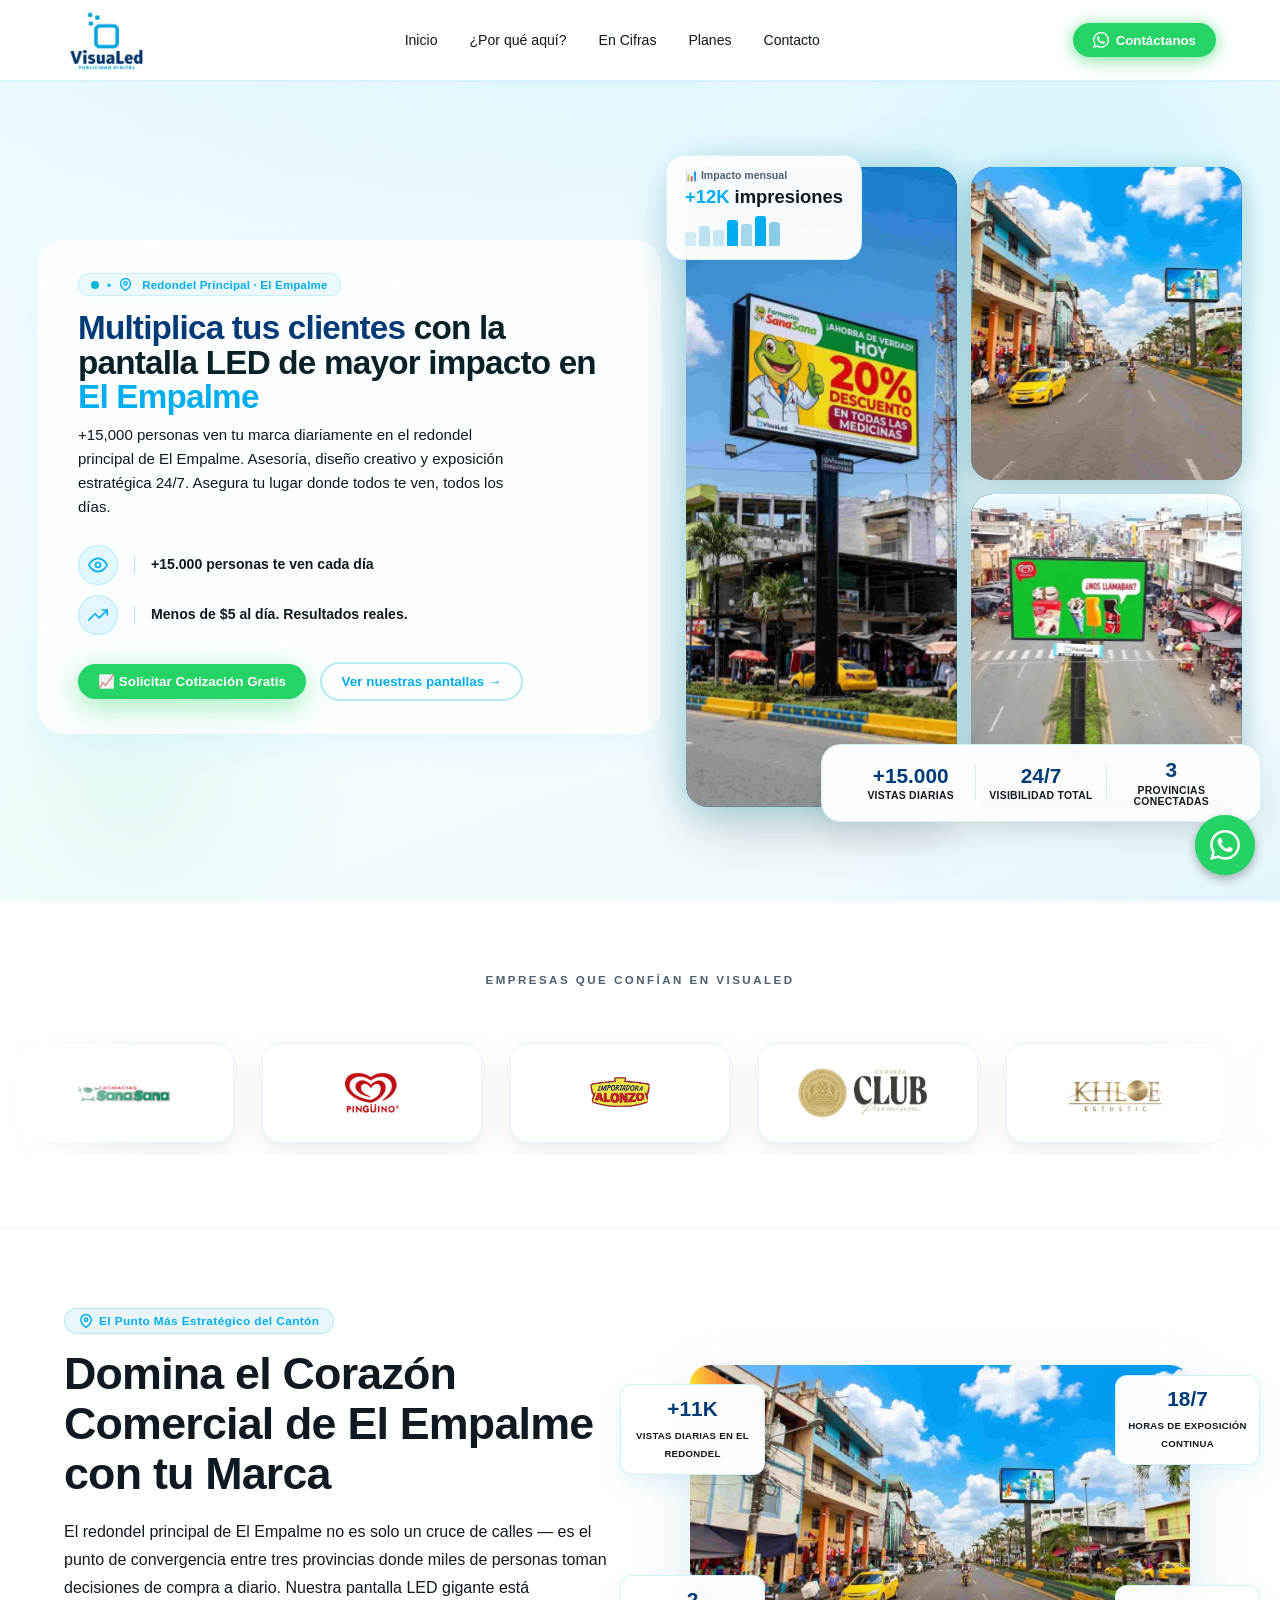
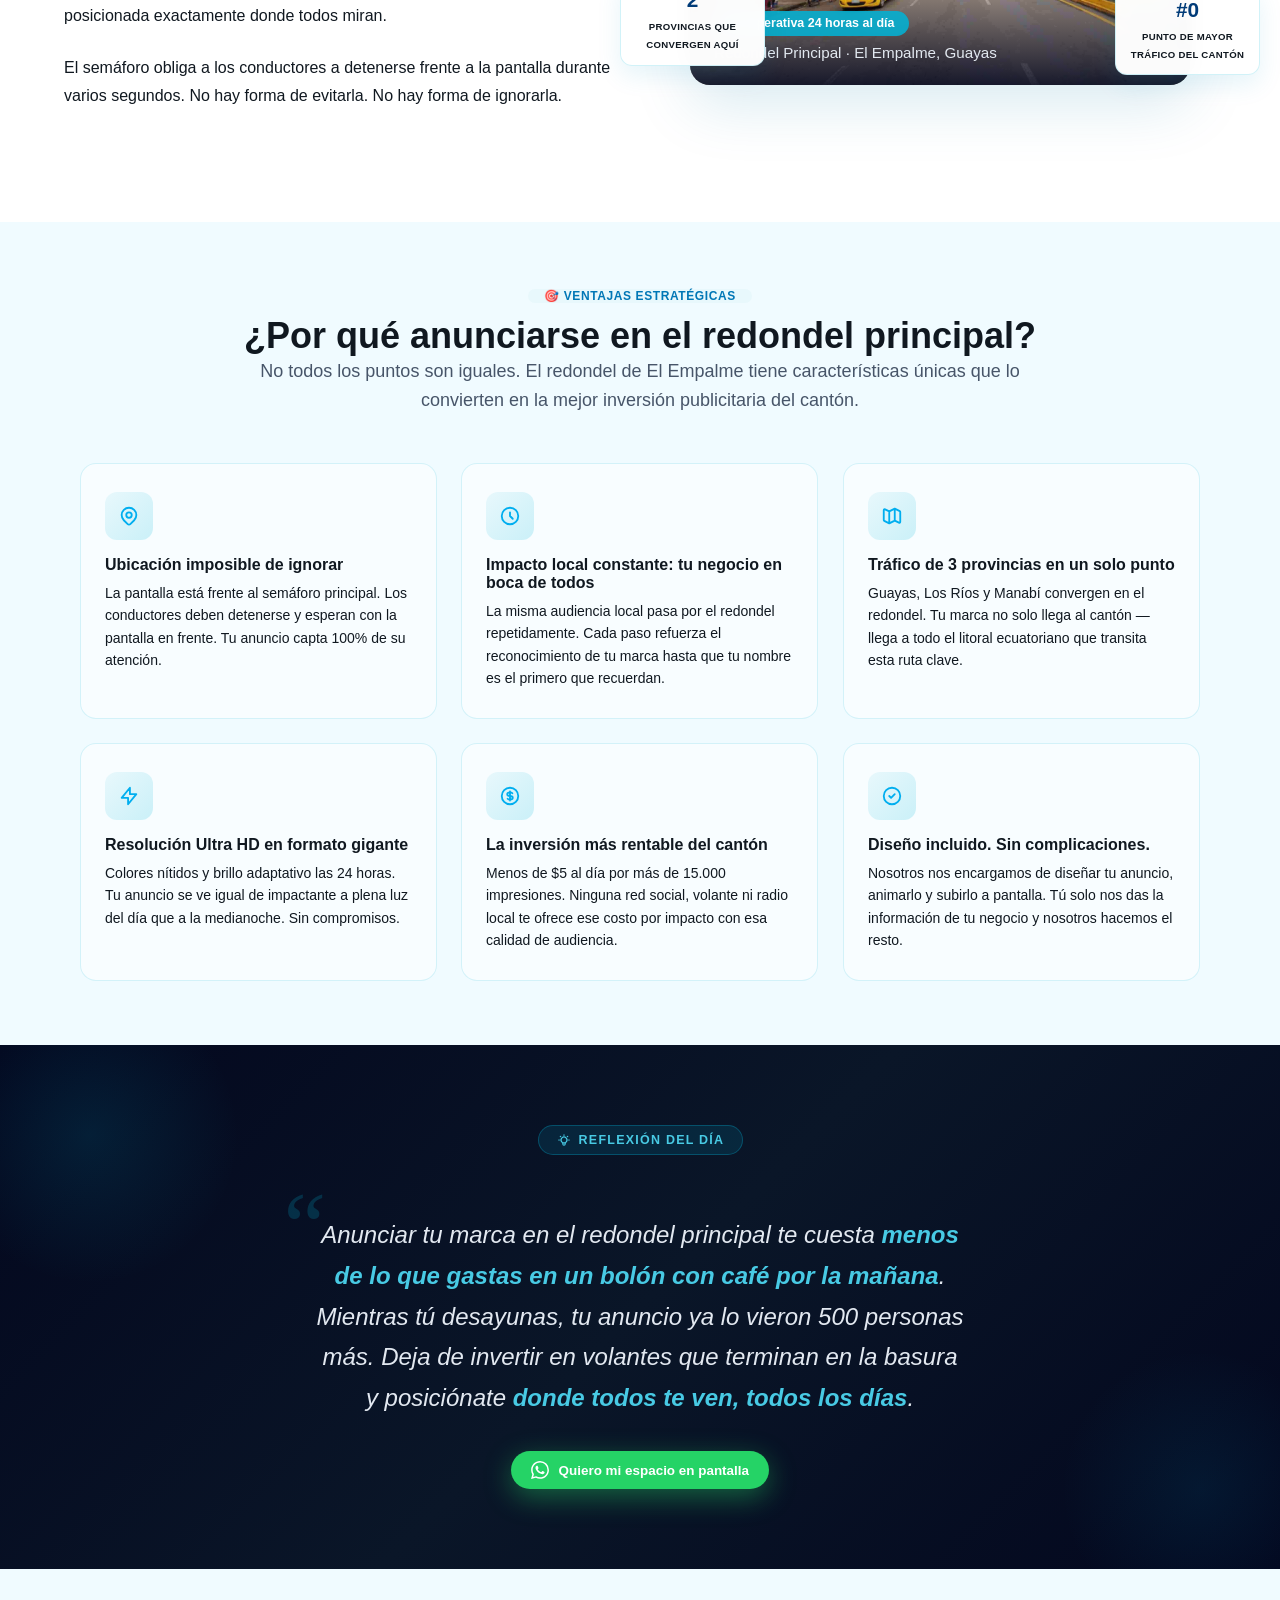
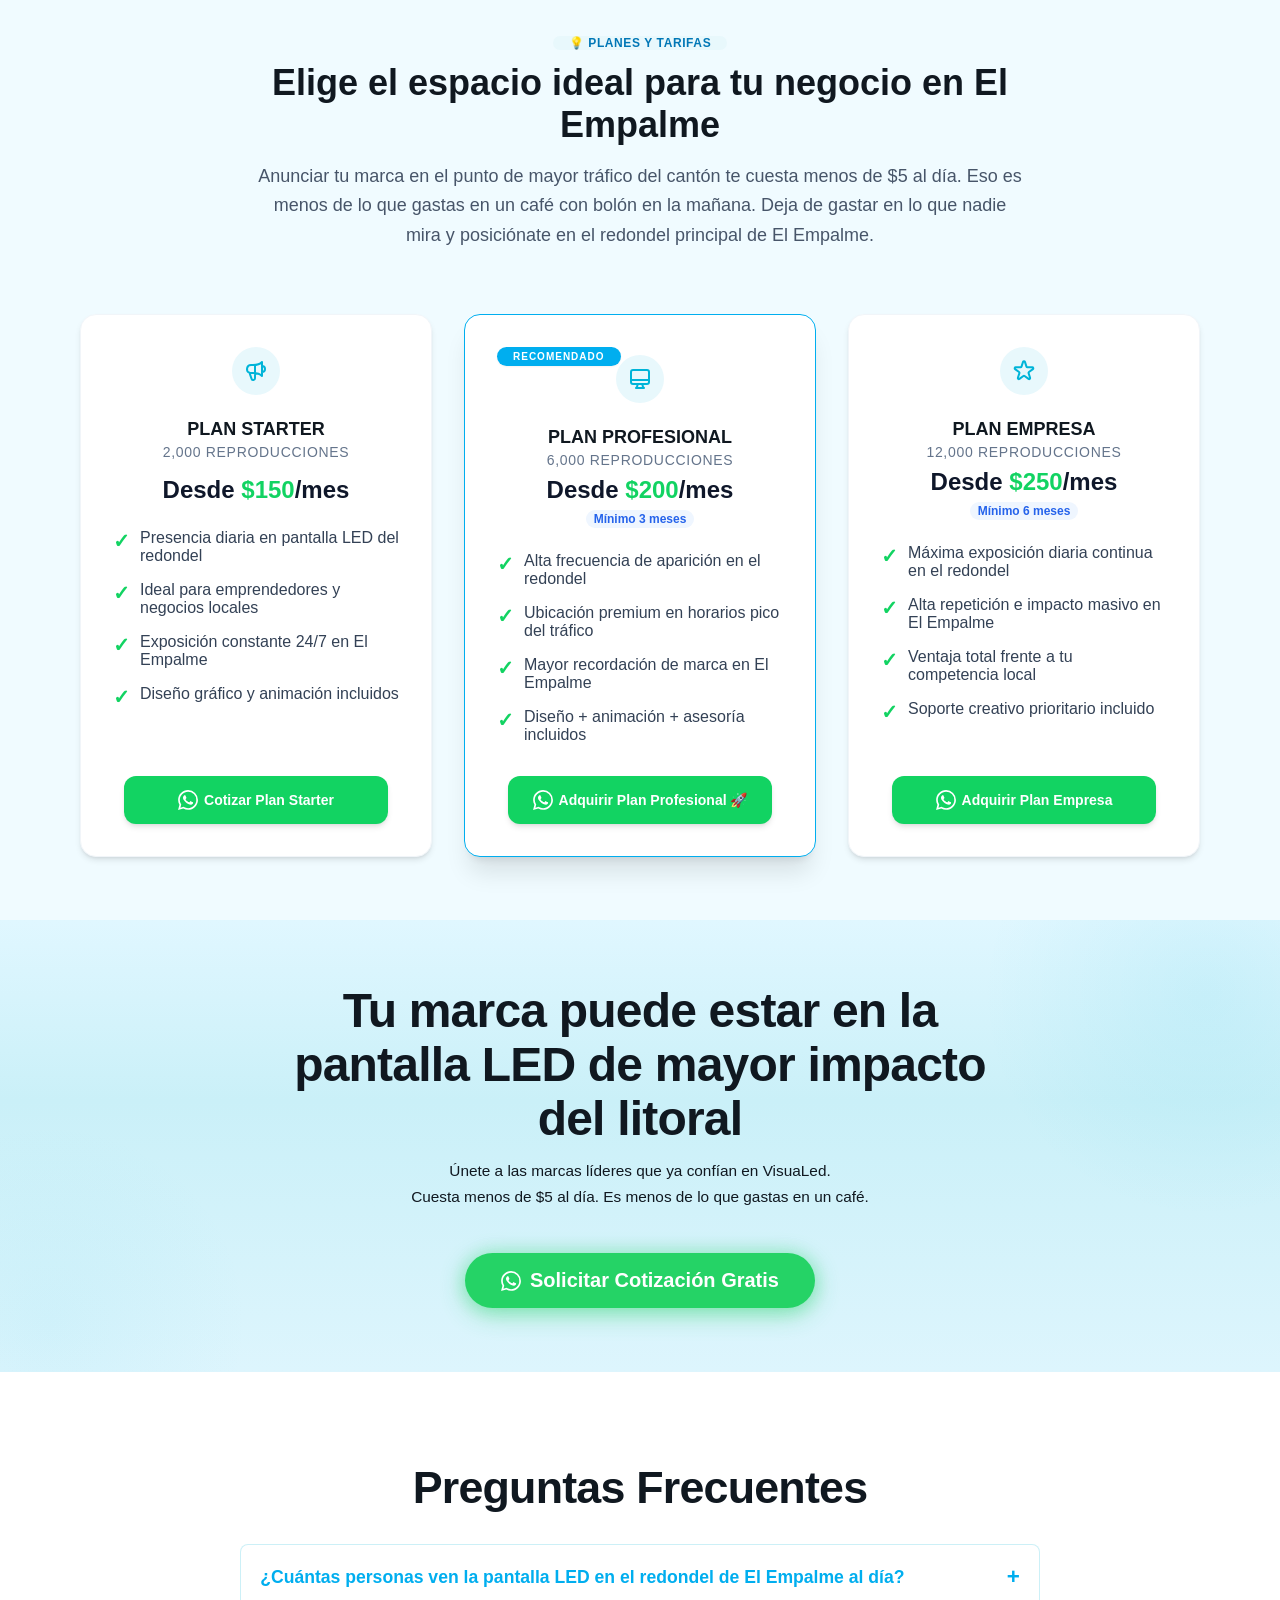
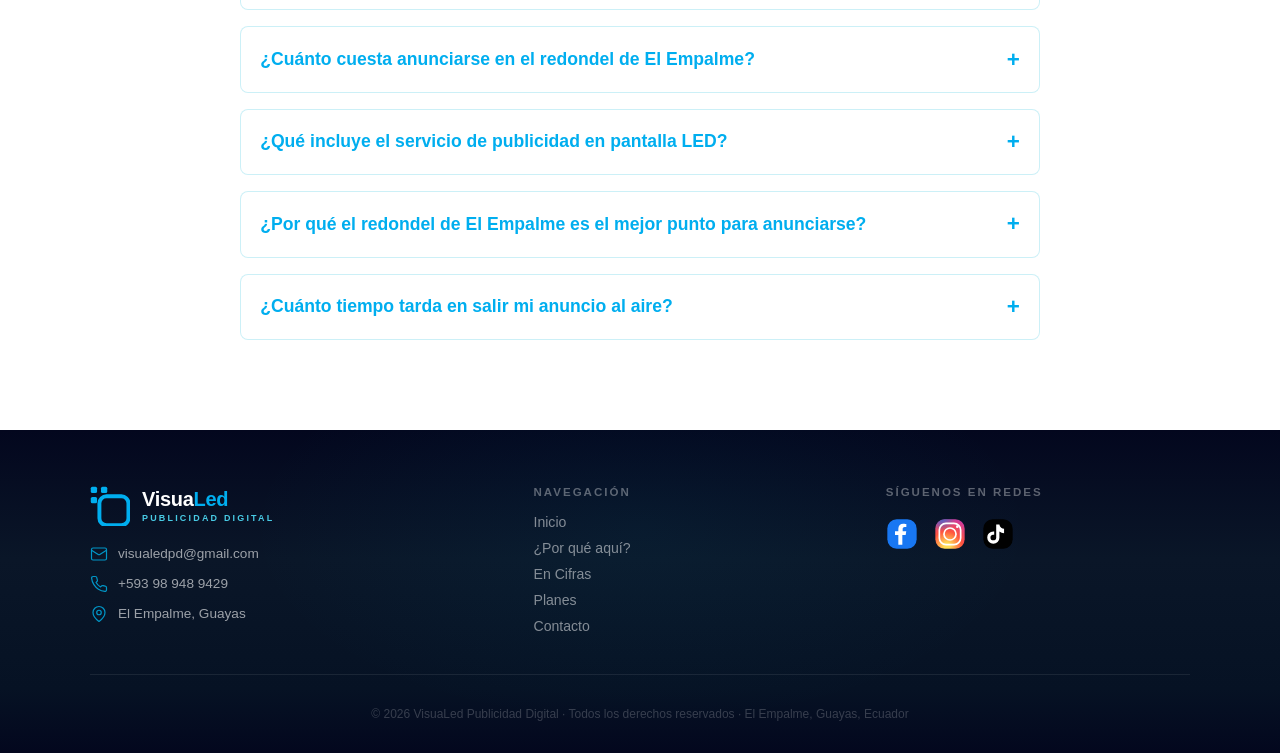
<file: publicidad-el-empalme.html>
<!DOCTYPE html>
<html lang="es">

<head>
  <meta charset="UTF-8">
  <meta name="viewport" content="width=device-width, initial-scale=1.0">
  <!-- 1. HINTS DE RED: preconnect y dns-prefetch para CDNs externos y Google Fonts -->
  <link rel="preconnect" href="https://fonts.googleapis.com">
  <link rel="preconnect" href="https://fonts.gstatic.com" crossorigin>
  <link rel="preconnect" href="https://cdn-uicons.flaticon.com" crossorigin>
  <link rel="dns-prefetch" href="https://cdn-uicons.flaticon.com">
  <link href="https://fonts.googleapis.com/css2?family=Montserrat:ital,wght@0,400..900;1,400..900&family=Poppins:ital,wght@0,300..800;1,300..800&display=swap" rel="stylesheet">
  <link rel="canonical" href="https://visualed-ec.com/publicidad-el-empalme.html">
  <title>Publicidad en El Empalme | Pantalla Gigante LED Redondel | VisuaLed</title>
  <meta http-equiv="Content-Security-Policy"
    content="default-src 'self'; script-src 'self' 'unsafe-inline' https://www.googletagmanager.com; style-src 'self' 'unsafe-inline' https://fonts.googleapis.com https://cdn-uicons.flaticon.com; font-src 'self' https://fonts.gstatic.com https://cdn-uicons.flaticon.com; img-src 'self' data: https:; connect-src 'self' https://www.google-analytics.com;">
  <meta name="referrer" content="strict-origin-when-cross-origin">
  <meta http-equiv="X-Content-Type-Options" content="nosniff">
  <!-- 2. Tailwind CDN eliminado — clases reemplazadas por CSS estático en style.css -->

  <meta name="description"
    content="Anuncia tu marca en el redondel principal de El Empalme, el punto con mayor tráfico de Guayas, Los Ríos y Manabí. Exposición digital 24/7 de alto impacto.">
  <meta name="keywords"
    content="publicidad en el empalme, pantallas gigantes el empalme, vallas publicitarias redondel el empalme, publicidad exterior el empalme, anunciar negocio el empalme guayas">
  <meta name="geo.region" content="EC-G">
  <meta name="geo.placename" content="El Empalme">
  <meta name="geo.position" content="-1.0426;-79.6385">
  <meta name="ICBM" content="-1.0426, -79.6385">

  <meta property="og:title" content="Publicidad en El Empalme | Pantalla Gigante LED Redondel | VisuaLed">
  <meta property="og:description"
    content="Anuncia tu marca en el redondel principal de El Empalme. El punto con mayor tráfico de Guayas, Los Ríos y Manabí. Exposición 24/7.">
  <meta property="og:type" content="website">
  <meta property="og:url" content="https://visualed-ec.com/publicidad-el-empalme.html">
  <meta name="twitter:card" content="summary_large_image">
  <link rel="canonical" href="https://visualed-ec.com/publicidad-el-empalme.html">

  <script type="application/ld+json">
  {
    "@context": "https://schema.org",
    "@type": "LocalBusiness",
    "name": "VisuaLed Publicidad Digital",
    "url": "https://visualed-ec.com/",
    "telephone": "+593989489429",
    "logo": "https://visualed-ec.com/favicon-96x96.png",
    "address": {
      "@type": "PostalAddress",
      "addressLocality": "El Empalme",
      "addressRegion": "Guayas",
      "addressCountry": "EC"
    }
  }
  </script>

  <script type="application/ld+json">
  {
    "@context": "https://schema.org",
    "@type": "FAQPage",
    "mainEntity": [
      {
        "@type": "Question",
        "name": "¿Cuántas personas ven la pantalla LED en el redondel de El Empalme al día?",
        "acceptedAnswer": {
          "@type": "Answer",
          "text": "La pantalla está ubicada en el redondel principal con más de 15.000 vistas diarias estimadas, captando vehículos de Guayas, Los Ríos y Manabí."
        }
      },
      {
        "@type": "Question",
        "name": "¿Cuánto cuesta anunciarse en el redondel de El Empalme?",
        "acceptedAnswer": {
          "@type": "Answer",
          "text": "Los planes van desde $150/mes (Plan Premium, mínimo 6 meses), $200/mes (Plan Avanzado, mínimo 3 meses) y $250/mes el Plan Standard mensual. Menos de $5 al día."
        }
      },
      {
        "@type": "Question",
        "name": "¿Qué incluye el servicio de publicidad en pantalla LED?",
        "acceptedAnswer": {
          "@type": "Answer",
          "text": "Incluye diseño gráfico profesional, animaciones, spots de 20 segundos con rotación 24/7 y asesoría comercial."
        }
      },
      {
        "@type": "Question",
        "name": "¿Por qué el redondel de El Empalme es el mejor punto para anunciarse?",
        "acceptedAnswer": {
          "@type": "Answer",
          "text": "Es el nodo vial donde convergen las rutas de tres provincias: Guayas, Los Ríos y Manabí. Garantiza visibilidad ante transportistas, familias y comerciantes las 24 horas."
        }
      },
      {
        "@type": "Question",
        "name": "¿Cuánto tiempo tarda en salir mi anuncio al aire?",
        "acceptedAnswer": {
          "@type": "Answer",
          "text": "Una vez confirmado el plan y entregado el diseño, tu anuncio puede estar en pantalla en menos de 48 horas."
        }
      }
    ]
  }
  </script>


  <!-- Estilos: minificado para menor tiempo de bloqueo -->
  <link rel="stylesheet" href="styles/style.min.css">
  <link rel="icon" type="image/png" href="favicon-96x96.png" sizes="96x96" />
  <link rel="icon" type="image/svg+xml" href="favicon.svg" />
  <link rel="shortcut icon" href="favicon.ico" />
  <link rel="apple-touch-icon" sizes="180x180" href="apple-touch-icon.png" />
  <link rel="manifest" href="site.webmanifest" />
  <meta name="google-site-verification" content="OJ8hdRAutOiih82gaSOPGQDZM_0ksh2qutpg4R8kp0Q" />

  <style>
    /* ── PAGE-SPECIFIC STYLES ── */
    .cifras-right-container {
      position: relative;
      width: 100%;
      max-width: 500px;
      margin: 0 auto;
    }

    /* En escritorio */
    @media (min-width: 768px) {
      .cifras-float-cards-container {
        position: absolute;
        inset: 0;
        pointer-events: none;
        z-index: 10;
      }

      .cifra-float-wrap {
        position: absolute;
        width: 145px;
        pointer-events: auto;
      }

      /* Posicionamiento flotante desplazado hacia afuera para no tapar la imagen */
      .float-card-1 {
        top: 6%;
        left: -14%;
      }

      .float-card-2 {
        top: 3%;
        right: -14%;
      }

      .float-card-3 {
        bottom: 6%;
        left: -14%;
      }

      .float-card-4 {
        bottom: 3%;
        right: -14%;
      }

      .cifra-card {
        background: rgba(255, 255, 255, 0.98) !important;
        backdrop-filter: blur(10px);
        border: 1px solid rgba(0, 180, 216, 0.18) !important;
        box-shadow: 0 10px 25px rgba(0, 150, 199, 0.1) !important;
      }
    }

    /* En móvil */
    @media (max-width: 767px) {
      .cifras-right-container {
        display: flex;
        flex-direction: column;
        gap: 2rem;
      }

      .cifras-img-wrap {
        order: 1;
      }

      .cifras-float-cards-container {
        order: 2;
        display: grid;
        grid-template-columns: repeat(2, 1fr);
        gap: 1rem;
      }
    }

    /* Animaciones suaves de flotado */
    @keyframes float-cifra-1 {

      0%,
      100% {
        transform: translateY(0);
      }

      50% {
        transform: translateY(-8px);
      }
    }

    @keyframes float-cifra-2 {

      0%,
      100% {
        transform: translateY(0);
      }

      50% {
        transform: translateY(-12px);
      }
    }

    @keyframes float-cifra-3 {

      0%,
      100% {
        transform: translateY(0);
      }

      50% {
        transform: translateY(-6px);
      }
    }

    @keyframes float-cifra-4 {

      0%,
      100% {
        transform: translateY(0);
      }

      50% {
        transform: translateY(-10px);
      }
    }

    .animate-float-1 {
      animation: float-cifra-1 5s ease-in-out infinite;
    }

    .animate-float-2 {
      animation: float-cifra-2 6s ease-in-out infinite 0.5s;
    }

    .animate-float-3 {
      animation: float-cifra-3 5.5s ease-in-out infinite 1s;
    }

    .animate-float-4 {
      animation: float-cifra-4 6.5s ease-in-out infinite 1.5s;
    }

    .cifra-card {
      background: linear-gradient(135deg, rgba(0, 150, 199, 0.06) 0%, rgba(0, 180, 216, 0.12) 100%);
      border: 1px solid rgba(0, 180, 216, 0.2);
      border-radius: 12px;
      padding: 0.8rem 0.5rem;
      text-align: center;
      transition: transform 0.3s ease, box-shadow 0.3s ease;
    }

    .cifra-card:hover {
      transform: translateY(-4px);
      box-shadow: 0 12px 32px rgba(0, 150, 199, 0.15);
    }

    .cifra-num {
      font-size: 1.3rem;
      font-weight: 800;
      color: var(--cyan);
      line-height: 1.1;
      display: block;
      margin-bottom: 0.25rem;
    }

    .cifra-lbl {
      font-size: 0.6rem;
      color: var(--slate);
      font-weight: 600;
      text-transform: uppercase;
      letter-spacing: 0.3px;
      line-height: 1.35;
    }

    .gancho-section {
      background: linear-gradient(135deg, #03071e 0%, #0a1628 50%, #03071e 100%);
      position: relative;
      overflow: hidden;
    }

    .gancho-section::before {
      content: '';
      position: absolute;
      top: -60px;
      left: -60px;
      width: 300px;
      height: 300px;
      background: radial-gradient(circle, rgba(0, 180, 216, 0.12) 0%, transparent 70%);
      border-radius: 50%;
    }

    .gancho-section::after {
      content: '';
      position: absolute;
      bottom: -60px;
      right: -60px;
      width: 280px;
      height: 280px;
      background: radial-gradient(circle, rgba(0, 150, 199, 0.1) 0%, transparent 70%);
      border-radius: 50%;
    }

    .gancho-inner {
      max-width: 860px;
      margin: 0 auto;
      padding: 5rem 5%;
      position: relative;
      z-index: 1;
      text-align: center;
    }

    .gancho-quote {
      font-size: clamp(1.15rem, 2.5vw, 1.5rem);
      color: #e2e8f0;
      line-height: 1.7;
      font-style: italic;
      position: relative;
      padding: 2rem 2.5rem;
    }

    .gancho-quote::before {
      content: '\201C';
      position: absolute;
      top: -0.3rem;
      left: 0;
      font-size: 6rem;
      color: var(--cyan-light);
      opacity: 0.2;
      font-family: Georgia, serif;
      line-height: 1;
    }

    .gancho-quote strong {
      color: var(--cyan-lighter);
    }

    .gancho-badge {
      display: inline-flex;
      align-items: center;
      gap: 0.5rem;
      background: rgba(0, 180, 216, 0.12);
      border: 1px solid rgba(0, 180, 216, 0.3);
      color: var(--cyan-lighter);
      font-size: 0.78rem;
      font-weight: 700;
      letter-spacing: 0.1em;
      text-transform: uppercase;
      padding: 0.45rem 1.1rem;
      border-radius: 999px;
      margin-bottom: 1.75rem;
    }

    .redondel-cifras {
      background: var(--white);
      padding: 5rem 5%;
    }

    .redondel-cifras-inner {
      max-width: 1200px;
      margin: 0 auto;
    }

    .cifras-layout {
      display: grid;
      grid-template-columns: 1fr;
      gap: 3rem;
      align-items: center;
    }

    @media (min-width: 900px) {
      .cifras-layout {
        grid-template-columns: 1fr 1fr;
      }
    }

    .cifras-img-wrap {
      border-radius: 20px;
      overflow: hidden;
      box-shadow: 0 20px 60px rgba(0, 120, 160, 0.15);
      position: relative;
    }

    .cifras-img-wrap img {
      width: 100%;
      height: 100%;
      object-fit: cover;
      display: block;
      min-height: 320px;
    }

    .cifras-img-overlay {
      position: absolute;
      bottom: 0;
      left: 0;
      right: 0;
      background: linear-gradient(to top, rgba(3, 7, 30, 0.85) 0%, transparent 100%);
      padding: 1.5rem;
      color: white;
    }

    .cifras-img-tag {
      display: inline-flex;
      align-items: center;
      gap: 0.4rem;
      background: rgba(0, 180, 216, 0.85);
      backdrop-filter: blur(8px);
      color: white;
      font-size: 0.78rem;
      font-weight: 700;
      padding: 0.35rem 0.9rem;
      border-radius: 999px;
      margin-bottom: 0.5rem;
    }

    .cifras-img-caption {
      font-size: 0.95rem;
      color: #e2e8f0;
    }

    .why-grid {
      display: grid;
      grid-template-columns: 1fr;
      gap: 1.5rem;
      margin-top: 2.5rem;
    }

    @media (min-width: 640px) {
      .why-grid {
        grid-template-columns: repeat(2, 1fr);
      }
    }

    @media (min-width: 900px) {
      .why-grid {
        grid-template-columns: repeat(3, 1fr);
      }
    }

    .why-box {
      background: #f8fdff;
      border: 1px solid rgba(0, 180, 216, 0.15);
      border-radius: 16px;
      padding: 1.75rem 1.5rem;
      transition: transform 0.3s ease, box-shadow 0.3s ease, border-color 0.3s ease;
    }

    .why-box:hover {
      transform: translateY(-5px);
      box-shadow: 0 16px 40px rgba(0, 150, 199, 0.12);
      border-color: rgba(0, 180, 216, 0.4);
    }

    .why-icon {
      width: 48px;
      height: 48px;
      background: linear-gradient(135deg, #e8f8fc 0%, #caf0f8 100%);
      border-radius: 12px;
      display: flex;
      align-items: center;
      justify-content: center;
      margin-bottom: 1rem;
      color: var(--cyan-mid);
      transition: transform 0.3s ease;
    }

    .why-box:hover .why-icon {
      transform: scale(1.1) rotate(5deg);
    }

    .why-box h3 {
      font-size: 1rem;
      font-weight: 700;
      color: var(--navy);
      margin-bottom: 0.5rem;
    }

    .why-box p {
      font-size: 0.875rem;
      color: var(--slate);
      line-height: 1.6;
    }

    .float-wa {
      position: fixed;
      bottom: 25px;
      right: 25px;
      width: 60px;
      height: 60px;
      background-color: #25d366;
      color: #FFF;
      border-radius: 50%;
      display: flex;
      justify-content: center;
      align-items: center;
      box-shadow: 0 4px 10px rgba(0, 0, 0, 0.3);
      z-index: 9999;
      transition: transform 0.3s ease, background 0.3s ease;
      transform: translateZ(0);
    }

    .float-wa::before {
      content: '';
      position: absolute;
      inset: 0;
      border-radius: 50%;
      background-color: rgba(37, 211, 102, 0.7);
      z-index: -1;
      animation: pulse-wa 2s infinite;
      transform: translateZ(0);
    }

    .float-wa:hover {
      transform: scale(1.1) translateZ(0);
      background-color: #20b858;
    }

    @keyframes pulse-wa {
      0% {
        transform: scale(1);
        opacity: 0.7;
      }

      70% {
        transform: scale(1.5);
        opacity: 0;
      }

      100% {
        transform: scale(1);
        opacity: 0;
      }
    }


    @keyframes borderGlow {

      0%,
      100% {
        filter: drop-shadow(0 0 8px rgba(234, 179, 8, 0.25)) drop-shadow(0 4px 15px rgba(0, 0, 0, 0.2));
      }

      50% {
        filter: drop-shadow(0 0 20px rgba(234, 179, 8, 0.5)) drop-shadow(0 6px 20px rgba(0, 0, 0, 0.3));
      }
    }

    .animate-border-glow {
      animation: borderGlow 3s ease-in-out infinite !important;
    }

    @keyframes borderLaser {
      0% {
        stroke-dashoffset: 1000;
      }

      100% {
        stroke-dashoffset: 0;
      }
    }

    .animate-border-laser {
      stroke-dasharray: 150 850;
      animation: borderLaser 3s linear infinite !important;
    }

    @keyframes ticketShimmer {
      0% {
        left: -150%;
      }

      40%,
      100% {
        left: 150%;
      }
    }

    .animate-ticket-shimmer {
      animation: ticketShimmer 3.5s infinite ease-in-out;
    }

    details>summary {
      list-style: none;
      outline: none;
    }

    details>summary::-webkit-details-marker {
      display: none;
    }
  </style>
</head>


<body>

  <!-- ============================================================
     publicidad-el-empalme.html — STRUCTURE
     ============================================================ -->

  <!-- HEADER -->
  <header>
    <nav>
      <a href="index.html" class="logo" aria-label="VisuaLed Publicidad Digital">
        <img src="imagenes/visualed_logo.png" alt="VisuaLed Publicidad Digital" class="header-logo-img" width="220" height="64" style="height: 64px; width: auto; object-fit: contain; display: block;">
      </a>

      <ul class="nav-links" id="navLinks">
        <li><a href="index.html" onclick="closeMenu()">Inicio</a></li>
        <li><a href="#por-que" onclick="closeMenu()">¿Por qué aquí?</a></li>
        <li><a href="#cifras" onclick="closeMenu()">En Cifras</a></li>
        <li><a href="#planes" onclick="closeMenu()">Planes</a></li>
        <li><a href="#contacto" onclick="closeMenu()">Contacto</a></li>
      </ul>

      <div style="display:flex;align-items:center;gap:.8rem">
        <a href="https://wa.me/593989489429?text=Hola%20VisuaLed,%20quiero%20cotizar%20publicidad%20en%20el%20redondel%20de%20El%20Empalme."
          class="btn-chat">
          <svg xmlns="http://www.w3.org/2000/svg" width="16" height="16" viewBox="0 0 24 24" fill="currentColor"
            style="flex-shrink:0">
            <path
              d="M17.472 14.382c-.297-.149-1.758-.867-2.03-.967-.273-.099-.471-.148-.67.15-.197.297-.767.966-.94 1.164-.173.199-.347.223-.644.075-.297-.15-1.255-.463-2.39-1.475-.883-.788-1.48-1.761-1.653-2.059-.173-.297-.018-.458.13-.606.134-.133.298-.347.446-.52.149-.174.198-.298.298-.497.099-.198.05-.371-.025-.52-.075-.149-.669-1.612-.916-2.207-.242-.579-.487-.5-.669-.51-.173-.008-.371-.01-.57-.01-.198 0-.52.074-.792.372-.272.297-1.04 1.016-1.04 2.479 0 1.462 1.065 2.875 1.213 3.074.149.198 2.096 3.2 5.077 4.487.709.306 1.262.489 1.694.625.712.227 1.36.195 1.871.118.571-.085 1.758-.719 2.006-1.413.248-.694.248-1.289.173-1.413-.074-.124-.272-.198-.57-.347m-5.421 7.403h-.004a9.87 9.87 0 01-5.031-1.378l-.361-.214-3.741.982.998-3.648-.235-.374a9.86 9.86 0 01-1.51-5.26c.001-5.45 4.436-9.884 9.888-9.884 2.64 0 5.122 1.03 6.988 2.898a9.825 9.825 0 012.893 6.994c-.003 5.45-4.437 9.884-9.885 9.884m8.413-18.297A11.815 11.815 0 0012.05 0C5.495 0 .16 5.335.157 11.892c0 2.096.547 4.142 1.588 5.945L.057 24l6.304-1.654a11.882 11.882 0 005.683 1.448h.005c6.554 0 11.89-5.335 11.893-11.893a11.821 11.821 0 00-3.48-8.413z" />
          </svg>
          Contáctanos
        </a>
        <div class="hamburger" id="ham" onclick="toggleMenu()">
          <span id="h1"></span><span id="h2"></span><span id="h3"></span>
        </div>
      </div>
    </nav>
  </header>
  <main>

  <!-- HERO -->
  <section id="inicio">
    <div class="blob1"></div>
    <div class="blob2"></div>
    <div class="hero-grid">

      <div class="hero-left hero-left-section">
        <span class="hero-tag badge-superior fade-up"><span class="dot"></span> • <svg xmlns="http://www.w3.org/2000/svg" width="13" height="13" viewBox="0 0 24 24" fill="none" stroke="currentColor" stroke-width="2.5" stroke-linecap="round" stroke-linejoin="round" style="vertical-align:middle;display:inline-block;margin-right:2px;"><path d="M21 10c0 7-9 13-9 13s-9-6-9-13a9 9 0 0 1 18 0z"></path><circle cx="12" cy="10" r="3"></circle></svg>Redondel Principal · El Empalme</span>

        <h1 class="hero-title hero-titulo fade-up d1">
          <span class="resaltado-marca">Multiplica tus clientes</span> con la pantalla LED de mayor impacto en <span
            class="resaltado-localizacion">El Empalme</span>
        </h1>

        <p class="hero-sub hero-descripcion fade-up d2">
          +15,000 personas ven tu marca diariamente en el redondel principal de El Empalme. Asesoría, diseño creativo
          y exposición estratégica 24/7. Asegura tu lugar donde todos te ven, todos los días.
        </p>

        <div class="info-bloques fade-up d3">
          <div class="info-item">
            <div class="info-icono-wrapper icon-visibilidad">
              <svg xmlns="http://www.w3.org/2000/svg" viewBox="0 0 24 24" fill="none" stroke="currentColor"
                stroke-width="2" stroke-linecap="round" stroke-linejoin="round">
                <path d="M1 12s4-8 11-8 11 8 11 8-4 8-11 8-11-8-11-8z" />
                <circle cx="12" cy="12" r="3" />
              </svg>
            </div>
            <span class="info-divisor"></span>
            <div class="info-contenido">
              <p class="info-texto-enfasis">+15.000 personas te ven cada día</p>
            </div>
          </div>
          <div class="info-item">
            <div class="info-icono-wrapper icon-rendimiento">
              <svg xmlns="http://www.w3.org/2000/svg" viewBox="0 0 24 24" fill="none" stroke="currentColor"
                stroke-width="2" stroke-linecap="round" stroke-linejoin="round">
                <polyline points="23 6 13.5 15.5 8.5 10.5 1 18" />
                <polyline points="17 6 23 6 23 12" />
              </svg>
            </div>
            <span class="info-divisor"></span>
            <div class="info-contenido">
              <p class="info-texto-enfasis">Menos de $5 al día. Resultados reales.</p>
            </div>
          </div>
        </div>

        <div class="hero-ctas fade-up d4">
          <a href="https://wa.me/593989489429?text=%F0%9F%93%88%20Hola%20VisuaLed,%20quiero%20solicitar%20una%20cotizaci%C3%B3n%20gratis%20para%20el%20Redondel%20de%20El%20Empalme."
            class="btn-primary btn-principal" id="cta-hero-redondel">📈 Solicitar Cotización Gratis</a>
          <a href="#por-que" class="btn-outline btn-secundario">Ver nuestras pantallas →</a>
        </div>
      </div>

      <div class="hero-right-wrap fade-up d2">
        <div class="fc fc1">
          <div class="fc-tag">📊 Impacto mensual</div>
          <div class="fc-val"><em>+<span id="impacto-mensual-counter">0</span>K</em> impresiones</div>
          <div class="fc-bars">
            <div class="fc-bar-item" style="height:14px;background:rgba(0,150,199,.15)"></div>
            <div class="fc-bar-item" style="height:20px;background:rgba(0,150,199,.25)"></div>
            <div class="fc-bar-item" style="height:16px;background:rgba(0,150,199,.2)"></div>
            <div class="fc-bar-item" style="height:26px;background:var(--cyan-mid)"></div>
            <div class="fc-bar-item" style="height:22px;background:rgba(0,150,199,.35)"></div>
            <div class="fc-bar-item" style="height:30px;background:var(--cyan-mid)"></div>
            <div class="fc-bar-item" style="height:24px;background:rgba(0,150,199,.45)"></div>
          </div>
        </div>

        <div class="mosaic-grid">
          <div class="m-card m-main" id="slider-vallas">
            <img class="slider-img active" src="imagenes/visuall.jpg" width="1536" height="2752"
              alt="Pantalla LED en redondel El Empalme - VisuaLed publicidad" fetchpriority="high">
            <img class="slider-img" src="imagenes/pantalla-denoche-visualed-pantalla-publicitaria.jpg" width="1536"
              height="2752" alt="Publicidad nocturna redondel El Empalme - VisuaLed">
            <img class="slider-img" src="imagenes/pantalla-led.jpg" width="688" height="1381"
              alt="Pantalla gigante LED El Empalme - VisuaLed ec">
          </div>

          <div class="m-card m-sm1" id="slider-retail">
            <img class="slider-img active" src="imagenes/pantallavidualed-Elempalme.jpg" width="2752" height="1536"
              alt="Valla publicitaria redondel El Empalme - VisuaLed">
            <img class="slider-img" src="imagenes/visualed-redondel.jpg" width="1678" height="1671"
              alt="Publicidad exterior El Empalme - VisuaLed ec">
            <img class="slider-img" src="imagenes/visuale-pantalla-led.jpg" width="1367" height="1070"
              alt="Pantallas LED publicitarias El Empalme - VisuaLed">
          </div>

          <div class="m-card m-sm2" id="slider-bebidas">
            <img class="slider-img active" src="imagenes/visualed-publicidad-el-empalme.jpg" width="1348" height="784"
              alt="Publicidad digital El Empalme Guayas - VisuaLed">
            <img class="slider-img" src="imagenes/visualed-gente.jpg" width="2400" height="1792"
              alt="Anunciar negocio El Empalme - VisuaLed ec">
            <img class="slider-img" src="imagenes/pantallavisualedpublicidad.jpg" width="2752" height="1536"
              alt="Pantalla LED publicitaria redondel - VisuaLed ec">
          </div>
        </div>

        <div class="metrics-floating-card fc fc2">
          <div class="metrics-group">
            <div class="metric-item">
              <span class="metric-number" id="vistas-diarias-counter">+0</span>
              <span class="metric-label">Vistas diarias</span>
            </div>
            <div class="metric-item">
              <span class="metric-number"><span id="visibilidad-counter">0</span>/7</span>
              <span class="metric-label">Visibilidad total</span>
            </div>
            <div class="metric-item">
              <span class="metric-number" id="provincias-counter">0</span>
              <span class="metric-label">Provincias conectadas</span>
            </div>
          </div>
        </div>
      </div>

    </div>
  </section>

  <!-- TRUST BAR -->
  <section class="trust-bar">
    <p class="trust-title">Empresas que confían en VisuaLed</p>
    <div class="slider-outer">
      <div class="slider-track">
        <div class="brand-card"><img src="imagenes/sana.png" alt="Sana Sana" width="891" height="500" loading="lazy">
        </div>
        <div class="brand-card"><img src="imagenes/pinguino-pantalla-publicitaria.png" alt="Pingüino" width="320"
            height="320" loading="lazy"></div>
        <div class="brand-card"><img src="imagenes/importadora-alonzo (1).png" alt="Alonzo" width="225" height="225"
            loading="lazy"></div>
        <div class="brand-card"><img src="imagenes/cerveza-club (1).png" alt="Cerveza Club" width="730" height="295"
            loading="lazy"></div>
        <div class="brand-card"><img src="imagenes/khol.png" alt="Kloe Estethic" width="1080" height="602"
            loading="lazy"></div>
        <div class="brand-card"><img src="imagenes/megamaxi-publicidad-digital.png" alt="Megamaxi" width="533"
            height="161" loading="lazy"></div>
        <div class="brand-card"><img src="imagenes/natura.gif" alt="Natura" width="800" height="500" loading="lazy">
        </div>
        <div class="brand-card"><img src="imagenes/pilsener.png" alt="Pilsener" width="320" height="320" loading="lazy">
        </div>
        <div class="brand-card"><img src="imagenes/sana.png" alt="Sana Sana" width="891" height="500" loading="lazy">
        </div>
        <div class="brand-card"><img src="imagenes/pinguino-pantalla-publicitaria.png" alt="Pingüino" width="320"
            height="320" loading="lazy"></div>
        <div class="brand-card"><img src="imagenes/importadora-alonzo (1).png" alt="Alonzo" width="225" height="225"
            loading="lazy"></div>
        <div class="brand-card"><img src="imagenes/cerveza-club (1).png" alt="Cerveza Club" width="730" height="295"
            loading="lazy"></div>
        <div class="brand-card"><img src="imagenes/khol.png" alt="Kloe Estethic" width="1080" height="602"
            loading="lazy"></div>
        <div class="brand-card"><img src="imagenes/megamaxi-publicidad-digital.png" alt="Megamaxi" width="533"
            height="161" loading="lazy"></div>
        <div class="brand-card"><img src="imagenes/natura.gif" alt="Natura" width="800" height="500" loading="lazy">
        </div>
        <div class="brand-card"><img src="imagenes/pilsener.png" alt="Pilsener" width="320" height="320" loading="lazy">
        </div>
      </div>
    </div>
  </section>

  <!-- SECCIÓN: EL REDONDEL EN CIFRAS -->
  <section id="cifras" class="redondel-cifras">
    <div class="redondel-cifras-inner">
      <div class="cifras-layout">

        <div>
          <div class="tag-pill fade-up">
            <svg xmlns="http://www.w3.org/2000/svg" width="14" height="14" viewBox="0 0 24 24" fill="none" stroke="currentColor" stroke-width="2.5" stroke-linecap="round" stroke-linejoin="round">
              <path d="M21 10c0 7-9 13-9 13s-9-6-9-13a9 9 0 0 1 18 0z"></path>
              <circle cx="12" cy="10" r="3"></circle>
            </svg>
            <span>El Punto Más Estratégico del Cantón</span>
          </div>
          <h2 class="sec-title fade-up d1">Domina el Corazón Comercial de El Empalme con tu Marca</h2>
          <p class="fade-up d2" style="color:var(--slate);line-height:1.75;margin-bottom:1.5rem;">
            El redondel principal de El Empalme no es solo un cruce de calles — es el punto de convergencia entre tres
            provincias donde miles de personas toman decisiones de compra a diario. Nuestra pantalla LED gigante está
            posicionada exactamente donde todos miran.
          </p>
          <p class="fade-up d2" style="color:var(--slate);line-height:1.75;margin-bottom:2rem;">
            El semáforo obliga a los conductores a detenerse frente a la pantalla durante varios segundos. No hay forma
            de evitarla. No hay forma de ignorarla.
          </p>
        </div>

        <div class="cifras-right-container fade-up d2">
          <!-- Main Image -->
          <div class="cifras-img-wrap">
            <img src="imagenes/pantallavidualed-Elempalme.jpg"
              alt="Pantalla LED VisuaLed en el redondel de El Empalme de noche" width="2752" height="1536"
              loading="lazy">
            <div class="cifras-img-overlay">
              <div class="cifras-img-tag">
                <svg xmlns="http://www.w3.org/2000/svg" width="12" height="12" viewBox="0 0 24 24" fill="none"
                  stroke="currentColor" stroke-width="2.5">
                  <circle cx="12" cy="12" r="10" />
                  <polyline points="12 6 12 12 16 14" />
                </svg>
                Operativa 24 horas al día
              </div>
              <p class="cifras-img-caption">Redondel Principal · El Empalme, Guayas</p>
            </div>
          </div>

          <!-- Animated Floating Cards -->
          <div class="cifras-float-cards-container">
            <!-- Card 1 -->
            <div class="cifra-float-wrap float-card-1">
              <div class="cifra-card animate-float-1">
                <span class="cifra-num">+<span id="c-vistas">0</span>K</span>
                <span class="cifra-lbl">Vistas diarias en el redondel</span>
              </div>
            </div>
            <!-- Card 2 -->
            <div class="cifra-float-wrap float-card-2">
              <div class="cifra-card animate-float-2">
                <span class="cifra-num"><span id="c-horas">0</span>/7</span>
                <span class="cifra-lbl">Horas de exposición continua</span>
              </div>
            </div>
            <!-- Card 3 -->
            <div class="cifra-float-wrap float-card-3">
              <div class="cifra-card animate-float-3">
                <span class="cifra-num"><span id="c-prov">0</span></span>
                <span class="cifra-lbl">Provincias que convergen aquí</span>
              </div>
            </div>
            <!-- Card 4 -->
            <div class="cifra-float-wrap float-card-4">
              <div class="cifra-card animate-float-4">
                <span class="cifra-num">#<span id="c-ranking">0</span></span>
                <span class="cifra-lbl">Punto de mayor tráfico del cantón</span>
              </div>
            </div>
          </div>
        </div>

      </div>
    </div>
  </section>

  <!-- SECCIÓN: ¿POR QUÉ ANUNCIARSE EN EL REDONDEL? -->
  <section id="por-que" class="sec py-16 bg-[#f0fbff]">
    <div class="sec-inner max-w-6xl mx-auto px-4">
      <div class="text-center mb-12">
        <span
          class="inline-flex items-center gap-1.5 bg-[#e8f8fc] text-[#0077b6] text-xs font-black px-4 py-1.5 rounded-full uppercase tracking-wider mb-3">
          🎯 Ventajas Estratégicas
        </span>
        <h2 class="text-3xl md:text-4xl font-extrabold text-[#03071e] fade-up d1">
          ¿Por qué anunciarse en el redondel principal?
        </h2>
        <p class="text-base md:text-lg text-slate-600 leading-relaxed max-w-3xl mx-auto mt-4 fade-up d2">
          No todos los puntos son iguales. El redondel de El Empalme tiene características únicas que lo convierten en
          la mejor inversión publicitaria del cantón.
        </p>
      </div>

      <div class="why-grid">
        <div class="why-box fade-up d1">
          <div class="why-icon">
            <svg xmlns="http://www.w3.org/2000/svg" width="22" height="22" fill="none" viewBox="0 0 24 24"
              stroke="currentColor" stroke-width="2">
              <path stroke-linecap="round" stroke-linejoin="round"
                d="M17.657 16.657L13.414 20.9a1.998 1.998 0 01-2.827 0l-4.244-4.243a8 8 0 1111.314 0z" />
              <path stroke-linecap="round" stroke-linejoin="round" d="M15 11a3 3 0 11-6 0 3 3 0 016 0z" />
            </svg>
          </div>
          <h3>Ubicación imposible de ignorar</h3>
          <p>La pantalla está frente al semáforo principal. Los conductores deben detenerse y esperan con la pantalla en
            frente. Tu anuncio capta 100% de su atención.</p>
        </div>

        <div class="why-box fade-up d2">
          <div class="why-icon">
            <svg xmlns="http://www.w3.org/2000/svg" width="22" height="22" fill="none" viewBox="0 0 24 24"
              stroke="currentColor" stroke-width="2">
              <path stroke-linecap="round" stroke-linejoin="round" d="M12 8v4l3 3m6-3a9 9 0 11-18 0 9 9 0 0118 0z" />
            </svg>
          </div>
          <h3>Impacto local constante: tu negocio en boca de todos</h3>
          <p>La misma audiencia local pasa por el redondel repetidamente. Cada paso refuerza el reconocimiento de tu
            marca hasta que tu nombre es el primero que recuerdan.</p>
        </div>

        <div class="why-box fade-up d3">
          <div class="why-icon">
            <svg xmlns="http://www.w3.org/2000/svg" width="22" height="22" fill="none" viewBox="0 0 24 24"
              stroke="currentColor" stroke-width="2">
              <path stroke-linecap="round" stroke-linejoin="round"
                d="M9 20l-5.447-2.724A1 1 0 013 16.382V5.618a1 1 0 011.447-.894L9 7m0 13l6-3m-6 3V7m6 10l4.553 2.276A1 1 0 0021 18.382V7.618a1 1 0 00-.553-.894L15 4m0 13V4m0 0L9 7" />
            </svg>
          </div>
          <h3>Tráfico de 3 provincias en un solo punto</h3>
          <p>Guayas, Los Ríos y Manabí convergen en el redondel. Tu marca no solo llega al cantón — llega a todo el
            litoral ecuatoriano que transita esta ruta clave.</p>
        </div>

        <div class="why-box fade-up d1">
          <div class="why-icon">
            <svg xmlns="http://www.w3.org/2000/svg" width="22" height="22" fill="none" viewBox="0 0 24 24"
              stroke="currentColor" stroke-width="2">
              <path stroke-linecap="round" stroke-linejoin="round" d="M13 10V3L4 14h7v7l9-11h-7z" />
            </svg>
          </div>
          <h3>Resolución Ultra HD en formato gigante</h3>
          <p>Colores nítidos y brillo adaptativo las 24 horas. Tu anuncio se ve igual de impactante a plena luz del día
            que a la medianoche. Sin compromisos.</p>
        </div>

        <div class="why-box fade-up d2">
          <div class="why-icon">
            <svg xmlns="http://www.w3.org/2000/svg" width="22" height="22" fill="none" viewBox="0 0 24 24"
              stroke="currentColor" stroke-width="2">
              <path stroke-linecap="round" stroke-linejoin="round"
                d="M12 8c-1.657 0-3 .895-3 2s1.343 2 3 2 3 .895 3 2-1.343 2-3 2m0-8c1.11 0 2.08.402 2.599 1M12 8V7m0 1v8m0 0v1m0-1c-1.11 0-2.08-.402-2.599-1M21 12a9 9 0 11-18 0 9 9 0 0118 0z" />
            </svg>
          </div>
          <h3>La inversión más rentable del cantón</h3>
          <p>Menos de $5 al día por más de 15.000 impresiones. Ninguna red social, volante ni radio local te ofrece ese
            costo por impacto con esa calidad de audiencia.</p>
        </div>

        <div class="why-box fade-up d3">
          <div class="why-icon">
            <svg xmlns="http://www.w3.org/2000/svg" width="22" height="22" fill="none" viewBox="0 0 24 24"
              stroke="currentColor" stroke-width="2">
              <path stroke-linecap="round" stroke-linejoin="round" d="M9 12l2 2 4-4m6 2a9 9 0 11-18 0 9 9 0 0118 0z" />
            </svg>
          </div>
          <h3>Diseño incluido. Sin complicaciones.</h3>
          <p>Nosotros nos encargamos de diseñar tu anuncio, animarlo y subirlo a pantalla. Tú solo nos das la
            información de tu negocio y nosotros hacemos el resto.</p>
        </div>
      </div>
    </div>
  </section>

  <!-- METÁFORA DE VALOR — GANCHO COMERCIAL -->
  <section class="gancho-section">
    <div class="gancho-inner">
      <div class="gancho-badge fade-up">
        <svg xmlns="http://www.w3.org/2000/svg" width="14" height="14" fill="none" viewBox="0 0 24 24"
          stroke="currentColor" stroke-width="2">
          <path stroke-linecap="round" stroke-linejoin="round"
            d="M9.663 17h4.673M12 3v1m6.364 1.636l-.707.707M21 12h-1M4 12H3m3.343-5.657l-.707-.707m2.828 9.9a5 5 0 117.072 0l-.548.547A3.374 3.374 0 0014 18.469V19a2 2 0 11-4 0v-.531c0-.895-.356-1.754-.988-2.386l-.548-.547z" />
        </svg>
        Reflexión del día
      </div>

      <blockquote class="gancho-quote fade-up d1">
        Anunciar tu marca en el redondel principal te cuesta <strong>menos de lo que gastas en un bolón con café por la
          mañana</strong>. Mientras tú desayunas, tu anuncio ya lo vieron 500 personas más. Deja de invertir en volantes
        que terminan en la basura y posiciónate <strong>donde todos te ven, todos los días</strong>.
      </blockquote>

      <div class="text-center mt-8 fade-up d2">
        <a href="https://wa.me/593989489429?text=%F0%9F%93%88%20Hola%20VisuaLed,%20quiero%20cotizar%20un%20anuncio%20en%20el%20Redondel%20de%20El%20Empalme."
          class="btn-primary btn-principal" style="display:inline-flex;align-items:center;gap:.6rem;"
          id="cta-gancho-redondel">
          <svg xmlns="http://www.w3.org/2000/svg" width="18" height="18" viewBox="0 0 24 24" fill="currentColor">
            <path
              d="M17.472 14.382c-.297-.149-1.758-.867-2.03-.967-.273-.099-.471-.148-.67.15-.197.297-.767.966-.94 1.164-.173.199-.347.223-.644.075-.297-.15-1.255-.463-2.39-1.475-.883-.788-1.48-1.761-1.653-2.059-.173-.297-.018-.458.13-.606.134-.133.298-.347.446-.52.149-.174.198-.298.298-.497.099-.198.05-.371-.025-.52-.075-.149-.669-1.612-.916-2.207-.242-.579-.487-.5-.669-.51-.173-.008-.371-.01-.57-.01-.198 0-.52.074-.792.372-.272.297-1.04 1.016-1.04 2.479 0 1.462 1.065 2.875 1.213 3.074.149.198 2.096 3.2 5.077 4.487.709.306 1.262.489 1.694.625.712.227 1.36.195 1.871.118.571-.085 1.758-.719 2.006-1.413.248-.694.248-1.289.173-1.413-.074-.124-.272-.198-.57-.347m-5.421 7.403h-.004a9.87 9.87 0 01-5.031-1.378l-.361-.214-3.741.982.998-3.648-.235-.374a9.86 9.86 0 01-1.51-5.26c.001-5.45 4.436-9.884 9.888-9.884 2.64 0 5.122 1.03 6.988 2.898a9.825 9.825 0 012.893 6.994c-.003 5.45-4.437 9.884-9.885 9.884m8.413-18.297A11.815 11.815 0 0012.05 0C5.495 0 .16 5.335.157 11.892c0 2.096.547 4.142 1.588 5.945L.057 24l6.304-1.654a11.882 11.882 0 005.683 1.448h.005c6.554 0 11.89-5.335 11.893-11.893a11.821 11.821 0 00-3.48-8.413z" />
          </svg>
          Quiero mi espacio en pantalla
        </a>
      </div>
    </div>
  </section>

  <!-- PLANES DE PAUTAJE -->
  <section id="planes" class="sec py-16 bg-[#f0fbff]">
    <div class="sec-inner max-w-6xl mx-auto px-4">

      <div class="text-center mb-16 max-w-4xl mx-auto">
        <span
          class="inline-flex items-center gap-1.5 bg-[#e8f8fc] text-[#0077b6] text-xs font-black px-4 py-1.5 rounded-full uppercase tracking-wider mb-3">
          💡 Planes y Tarifas
        </span>
        <h2 class="text-3xl md:text-4xl font-extrabold text-[#03071e] mb-4 fade-up d1">
          Elige el espacio ideal para tu negocio en El Empalme
        </h2>
        <p class="text-base md:text-lg text-slate-600 leading-relaxed max-w-3xl mx-auto fade-up d2">
          Anunciar tu marca en el punto de mayor tráfico del cantón te cuesta menos de $5 al día. Eso es menos de lo que
          gastas en un café con bolón en la mañana. Deja de gastar en lo que nadie mira y posiciónate en el redondel
          principal de El Empalme.
        </p>
      </div>

      <div class="grid grid-cols-1 md:grid-cols-3 gap-8 items-stretch">

        <!-- Plan Starter -->
        <div
          class="plan-card bg-white rounded-2xl p-8 shadow-md border border-slate-100 hover:-translate-y-2 hover:shadow-xl transition-all duration-300 flex flex-col relative group fade-up d1">
          <div>
            <div class="text-center mb-6">
              <div
                class="plan-icon-container w-12 h-12 bg-[#e8f8fc] rounded-full mx-auto flex justify-center items-center transition-transform duration-300 group-hover:scale-110">
                <svg xmlns="http://www.w3.org/2000/svg" class="w-6 h-6 text-[#00b4d8]" fill="none" viewBox="0 0 24 24"
                  stroke="currentColor" stroke-width="2">
                  <path stroke-linecap="round" stroke-linejoin="round"
                    d="M11 5.882V19.24a1.76 1.76 0 01-3.417.592l-2.147-6.15M18 13a3 3 0 100-6M5.436 13.683A4.001 4.001 0 017 6h1.832c4.1 0 7.625-1.234 9.168-3v14c-1.543-1.766-5.067-3-9.168-3H7a3.988 3.988 0 01-1.564-.317z" />
                </svg>
              </div>
            </div>
            <div class="text-center">
              <h3 class="text-lg font-bold text-[#03071e] mb-1">PLAN STARTER</h3>
              <div class="text-sm font-medium text-slate-500 mb-4 uppercase tracking-wider">2,000 Reproducciones</div>
              <div class="text-2xl font-bold text-slate-900 mb-6">
                Desde <span class="text-[#12d362] font-black">$150</span>/mes
              </div>
            </div>
            <ul class="space-y-4 mb-8 list-none p-0 text-left">
              <li class="flex items-start gap-2.5 text-slate-700"><span
                  class="text-[#12d362] font-black text-lg">✓</span><span>Presencia diaria en pantalla LED del
                  redondel</span></li>
              <li class="flex items-start gap-2.5 text-slate-700"><span
                  class="text-[#12d362] font-black text-lg">✓</span><span>Ideal para emprendedores y negocios
                  locales</span></li>
              <li class="flex items-start gap-2.5 text-slate-700"><span
                  class="text-[#12d362] font-black text-lg">✓</span><span>Exposición constante 24/7 en El Empalme</span>
              </li>
              <li class="flex items-start gap-2.5 text-slate-700"><span
                  class="text-[#12d362] font-black text-lg">✓</span><span>Diseño gráfico y animación incluidos</span>
              </li>
            </ul>
          </div>
          <a href="https://wa.me/593989489429?text=Hola%20VisuaLed,%20deseo%20informaci%C3%B3n%20sobre%20el%20Plan%20Starter%20para%20anunciarme%20en%20el%20redondel%20de%20El%20Empalme."
            target="_blank" id="plan-starter-empalme"
            class="btn-shimmer w-full max-w-[92%] mx-auto mt-auto flex items-center justify-center gap-1.5 h-12 bg-[#12d362] hover:bg-[#0eb653] text-white text-xs sm:text-sm md:text-[10px] lg:text-xs xl:text-sm font-bold rounded-xl shadow-md transition-all duration-300 hover:scale-105 border-0 cursor-pointer no-underline px-2 sm:px-4 leading-none whitespace-nowrap">
            <svg class="w-5 h-5 fill-current flex-shrink-0" viewBox="0 0 24 24">
              <path
                d="M17.472 14.382c-.297-.149-1.758-.867-2.03-.967-.273-.099-.471-.148-.67.15-.197.297-.767.966-.94 1.164-.173.199-.347.223-.644.075-.297-.15-1.255-.463-2.39-1.475-.883-.788-1.48-1.761-1.653-2.059-.173-.297-.018-.458.13-.606.134-.133.298-.347.446-.52.149-.174.198-.298.298-.497.099-.198.05-.371-.025-.52-.075-.149-.669-1.612-.916-2.207-.242-.579-.487-.5-.669-.51-.173-.008-.371-.01-.57-.01-.198 0-.52.074-.792.372-.272.297-1.04 1.016-1.04 2.479 0 1.462 1.065 2.875 1.213 3.074.149.198 2.096 3.2 5.077 4.487.709.306 1.262.489 1.694.625.712.227 1.36.195 1.871.118.571-.085 1.758-.719 2.006-1.413.248-.694.248-1.289.173-1.413-.074-.124-.272-.198-.57-.347m-5.421 7.403h-.004a9.87 9.87 0 01-5.031-1.378l-.361-.214-3.741.982.998-3.648-.235-.374a9.86 9.86 0 01-1.51-5.26c.001-5.45 4.436-9.884 9.888-9.884 2.64 0 5.122 1.03 6.988 2.898a9.825 9.825 0 012.893 6.994c-.003 5.45-4.437 9.884-9.885 9.884m8.413-18.297A11.815 11.815 0 0012.05 0C5.495 0 .16 5.335.157 11.892c0 2.096.547 4.142 1.588 5.945L.057 24l6.304-1.654a11.882 11.882 0 005.683 1.448h.005c6.554 0 11.89-5.335 11.893-11.893a11.821 11.821 0 00-3.48-8.413z" />
            </svg>
            <span>Cotizar Plan Starter</span>
          </a>
        </div>

        <!-- Plan Profesional (Recomendado) -->
        <div
          class="plan-card bg-white rounded-2xl p-8 shadow-xl border border-cyan-400 hover:-translate-y-2 hover:shadow-2xl transition-all duration-300 flex flex-col relative group fade-up d2">
          <span
            class="absolute -top-3 left-1/2 transform -translate-x-1/2 bg-cyan-500 text-white text-[10px] font-bold uppercase tracking-widest px-4 py-1 rounded-full shadow-sm">Recomendado</span>
          <div>
            <div class="text-center mb-6 mt-2">
              <div
                class="plan-icon-container w-12 h-12 bg-[#e8f8fc] rounded-full mx-auto flex justify-center items-center transition-transform duration-300 group-hover:scale-110">
                <svg xmlns="http://www.w3.org/2000/svg" class="w-6 h-6 text-[#00b4d8]" fill="none" viewBox="0 0 24 24"
                  stroke="currentColor" stroke-width="2">
                  <path stroke-linecap="round" stroke-linejoin="round"
                    d="M9.75 17L9 20l-1 1h8l-1-1-.75-3M3 13h18M5 17h14a2 2 0 002-2V5a2 2 0 00-2-2H5a2 2 0 00-2 2v10a2 2 0 002 2z" />
                </svg>
              </div>
            </div>
            <div class="text-center">
              <h3 class="text-lg font-bold text-[#03071e] mb-1">PLAN PROFESIONAL</h3>
              <div class="text-sm font-medium text-slate-500 mb-2 uppercase tracking-wider">6,000 Reproducciones</div>
              <div class="text-2xl font-bold text-slate-900 mb-1">Desde <span
                  class="text-[#12d362] font-black">$200</span>/mes</div>
              <div class="mb-6"><span
                  class="text-[10px] md:text-xs text-blue-600 font-semibold bg-blue-50 px-2 py-0.5 rounded-full inline-block">Mínimo
                  3 meses</span></div>
            </div>
            <ul class="space-y-4 mb-8 list-none p-0 text-left">
              <li class="flex items-start gap-2.5 text-slate-700"><span
                  class="text-[#12d362] font-black text-lg">✓</span><span>Alta frecuencia de aparición en el
                  redondel</span></li>
              <li class="flex items-start gap-2.5 text-slate-700"><span
                  class="text-[#12d362] font-black text-lg">✓</span><span>Ubicación premium en horarios pico del
                  tráfico</span></li>
              <li class="flex items-start gap-2.5 text-slate-700"><span
                  class="text-[#12d362] font-black text-lg">✓</span><span>Mayor recordación de marca en El
                  Empalme</span></li>
              <li class="flex items-start gap-2.5 text-slate-700"><span
                  class="text-[#12d362] font-black text-lg">✓</span><span>Diseño + animación + asesoría incluidos</span>
              </li>
            </ul>
          </div>
          <a href="https://wa.me/593989489429?text=Hola%20VisuaLed,%20deseo%20adquirir%20el%20Plan%20Profesional%20Recomendado%20de%206,000%20reproducciones%20en%20el%20redondel%20de%20El%20Empalme."
            target="_blank" id="plan-profesional-empalme"
            class="btn-shimmer w-full max-w-[92%] mx-auto mt-auto flex items-center justify-center gap-1.5 h-12 bg-[#12d362] hover:bg-[#0eb653] text-white text-xs sm:text-sm md:text-[10px] lg:text-xs xl:text-sm font-bold rounded-xl shadow-md transition-all duration-300 hover:scale-105 border-0 cursor-pointer no-underline px-2 sm:px-4 leading-none whitespace-nowrap">
            <svg class="w-5 h-5 fill-current flex-shrink-0" viewBox="0 0 24 24">
              <path
                d="M17.472 14.382c-.297-.149-1.758-.867-2.03-.967-.273-.099-.471-.148-.67.15-.197.297-.767.966-.94 1.164-.173.199-.347.223-.644.075-.297-.15-1.255-.463-2.39-1.475-.883-.788-1.48-1.761-1.653-2.059-.173-.297-.018-.458.13-.606.134-.133.298-.347.446-.52.149-.174.198-.298.298-.497.099-.198.05-.371-.025-.52-.075-.149-.669-1.612-.916-2.207-.242-.579-.487-.5-.669-.51-.173-.008-.371-.01-.57-.01-.198 0-.52.074-.792.372-.272.297-1.04 1.016-1.04 2.479 0 1.462 1.065 2.875 1.213 3.074.149.198 2.096 3.2 5.077 4.487.709.306 1.262.489 1.694.625.712.227 1.36.195 1.871.118.571-.085 1.758-.719 2.006-1.413.248-.694.248-1.289.173-1.413-.074-.124-.272-.198-.57-.347m-5.421 7.403h-.004a9.87 9.87 0 01-5.031-1.378l-.361-.214-3.741.982.998-3.648-.235-.374a9.86 9.86 0 01-1.51-5.26c.001-5.45 4.436-9.884 9.888-9.884 2.64 0 5.122 1.03 6.988 2.898a9.825 9.825 0 012.893 6.994c-.003 5.45-4.437 9.884-9.885 9.884m8.413-18.297A11.815 11.815 0 0012.05 0C5.495 0 .16 5.335.157 11.892c0 2.096.547 4.142 1.588 5.945L.057 24l6.304-1.654a11.882 11.882 0 005.683 1.448h.005c6.554 0 11.89-5.335 11.893-11.893a11.821 11.821 0 00-3.48-8.413z" />
            </svg>
            <span>Adquirir Plan Profesional 🚀</span>
          </a>
        </div>

        <!-- Plan Empresa -->
        <div
          class="plan-card bg-white rounded-2xl p-8 shadow-md border border-slate-100 hover:-translate-y-2 hover:shadow-xl transition-all duration-300 flex flex-col relative group fade-up d3">
          <div>
            <div class="text-center mb-6">
              <div
                class="plan-icon-container w-12 h-12 bg-[#e8f8fc] rounded-full mx-auto flex justify-center items-center transition-transform duration-300 group-hover:scale-110">
                <svg xmlns="http://www.w3.org/2000/svg" class="w-6 h-6 text-[#00b4d8]" fill="none" viewBox="0 0 24 24"
                  stroke="currentColor" stroke-width="2">
                  <path stroke-linecap="round" stroke-linejoin="round"
                    d="M11.049 2.927c.3-.921 1.603-.921 1.902 0l1.519 4.674a1 1 0 00.95.69h4.907c.961 0 1.36 1.243.577 1.835l-3.97 2.887a1 1 0 00-.364 1.118l1.518 4.674c.3.922-.755 1.688-1.538 1.118l-3.971-2.887a1 1 0 00-1.175 0l-3.97 2.887c-.783.57-1.838-.197-1.538-1.118l1.518-4.674a1 1 0 00-.364-1.118l-3.97-2.887c-.783-.576-.38-1.835.577-1.835h4.907a1 1 0 00.95-.69l1.519-4.674z" />
                </svg>
              </div>
            </div>
            <div class="text-center">
              <h3 class="text-lg font-bold text-[#03071e] mb-1">PLAN EMPRESA</h3>
              <div class="text-sm font-medium text-slate-500 mb-2 uppercase tracking-wider">12,000 Reproducciones
              </div>
              <div class="text-2xl font-bold text-slate-900 mb-1">Desde <span
                  class="text-[#12d362] font-black">$250</span>/mes</div>
              <div class="mb-6"><span
                  class="text-[10px] md:text-xs text-blue-600 font-semibold bg-blue-50 px-2 py-0.5 rounded-full inline-block">Mínimo
                  6 meses</span></div>
            </div>
            <ul class="space-y-4 mb-8 list-none p-0 text-left">
              <li class="flex items-start gap-2.5 text-slate-700"><span
                  class="text-[#12d362] font-black text-lg">✓</span><span>Máxima exposición diaria continua en el
                  redondel</span></li>
              <li class="flex items-start gap-2.5 text-slate-700"><span
                  class="text-[#12d362] font-black text-lg">✓</span><span>Alta repetición e impacto masivo en El
                  Empalme</span></li>
              <li class="flex items-start gap-2.5 text-slate-700"><span
                  class="text-[#12d362] font-black text-lg">✓</span><span>Ventaja total frente a tu competencia
                  local</span></li>
              <li class="flex items-start gap-2.5 text-slate-700"><span
                  class="text-[#12d362] font-black text-lg">✓</span><span>Soporte creativo prioritario incluido</span>
              </li>
            </ul>
          </div>
          <a href="https://wa.me/593989489429?text=Hola%20VisuaLed,%20deseo%20adquirir%20el%20Plan%20Empresa%20para%20dominar%20El%20Empalme%20con%2012,000%20reproducciones%20en%20el%20redondel."
            target="_blank" id="plan-empresa-empalme"
            class="btn-shimmer w-full max-w-[92%] mx-auto mt-auto flex items-center justify-center gap-1.5 h-12 bg-[#12d362] hover:bg-[#0eb653] text-white text-xs sm:text-sm md:text-[10px] lg:text-xs xl:text-sm font-bold rounded-xl shadow-md transition-all duration-300 hover:scale-105 border-0 cursor-pointer no-underline px-2 sm:px-4 leading-none whitespace-nowrap">
            <svg class="w-5 h-5 fill-current flex-shrink-0" viewBox="0 0 24 24">
              <path
                d="M17.472 14.382c-.297-.149-1.758-.867-2.03-.967-.273-.099-.471-.148-.67.15-.197.297-.767.966-.94 1.164-.173.199-.347.223-.644.075-.297-.15-1.255-.463-2.39-1.475-.883-.788-1.48-1.761-1.653-2.059-.173-.297-.018-.458.13-.606.134-.133.298-.347.446-.52.149-.174.198-.298.298-.497.099-.198.05-.371-.025-.52-.075-.149-.669-1.612-.916-2.207-.242-.579-.487-.5-.669-.51-.173-.008-.371-.01-.57-.01-.198 0-.52.074-.792.372-.272.297-1.04 1.016-1.04 2.479 0 1.462 1.065 2.875 1.213 3.074.149.198 2.096 3.2 5.077 4.487.709.306 1.262.489 1.694.625.712.227 1.36.195 1.871.118.571-.085 1.758-.719 2.006-1.413.248-.694.248-1.289.173-1.413-.074-.124-.272-.198-.57-.347m-5.421 7.403h-.004a9.87 9.87 0 01-5.031-1.378l-.361-.214-3.741.982.998-3.648-.235-.374a9.86 9.86 0 01-1.51-5.26c.001-5.45 4.436-9.884 9.888-9.884 2.64 0 5.122 1.03 6.988 2.898a9.825 9.825 0 012.893 6.994c-.003 5.45-4.437 9.884-9.885 9.884m8.413-18.297A11.815 11.815 0 0012.05 0C5.495 0 .16 5.335.157 11.892c0 2.096.547 4.142 1.588 5.945L.057 24l6.304-1.654a11.882 11.882 0 005.683 1.448h.005c6.554 0 11.89-5.335 11.893-11.893a11.821 11.821 0 00-3.48-8.413z" />
            </svg>
            <span>Adquirir Plan Empresa</span>
          </a>
        </div>

      </div>
    </div>
  </section>

  <!-- CONTACTO CTA -->
  <section id="contacto">
    <div class="ct-inner">
      <h2 class="ct-title fade-up d1">Tu marca puede estar en la pantalla LED de mayor impacto del litoral</h2>
      <p class="ct-sub fade-up d2">Únete a las marcas líderes que ya confían en VisuaLed.<br>
        Cuesta menos de $5 al día. Es menos de lo que gastas en un café.</p>
      <a href="https://wa.me/593989489429?text=%F0%9F%93%88%20Hola%20VisuaLed,%20quiero%20solicitar%20mi%20cotizaci%C3%B3n%20gratis%20en%20el%20redondel%20de%20El%20Empalme!"
        class="btn-wa-big fade-up d3" id="cta-contacto-final">
        <svg xmlns="http://www.w3.org/2000/svg" width="20" height="20" viewBox="0 0 24 24" fill="currentColor"
          style="flex-shrink:0">
          <path
            d="M17.472 14.382c-.297-.149-1.758-.867-2.03-.967-.273-.099-.471-.148-.67.15-.197.297-.767.966-.94 1.164-.173.199-.347.223-.644.075-.297-.15-1.255-.463-2.39-1.475-.883-.788-1.48-1.761-1.653-2.059-.173-.297-.018-.458.13-.606.134-.133.298-.347.446-.52.149-.174.198-.298.298-.497.099-.198.05-.371-.025-.52-.075-.149-.669-1.612-.916-2.207-.242-.579-.487-.5-.669-.51-.173-.008-.371-.01-.57-.01-.198 0-.52.074-.792.372-.272.297-1.04 1.016-1.04 2.479 0 1.462 1.065 2.875 1.213 3.074.149.198 2.096 3.2 5.077 4.487.709.306 1.262.489 1.694.625.712.227 1.36.195 1.871.118.571-.085 1.758-.719 2.006-1.413.248-.694.248-1.289.173-1.413-.074-.124-.272-.198-.57-.347m-5.421 7.403h-.004a9.87 9.87 0 01-5.031-1.378l-.361-.214-3.741.982.998-3.648-.235-.374a9.86 9.86 0 01-1.51-5.26c.001-5.45 4.436-9.884 9.888-9.884 2.64 0 5.122 1.03 6.988 2.898a9.825 9.825 0 012.893 6.994c-.003 5.45-4.437 9.884-9.885 9.884m8.413-18.297A11.815 11.815 0 0012.05 0C5.495 0 .16 5.335.157 11.892c0 2.096.547 4.142 1.588 5.945L.057 24l6.304-1.654a11.882 11.882 0 005.683 1.448h.005c6.554 0 11.89-5.335 11.893-11.893a11.821 11.821 0 00-3.48-8.413z" />
        </svg>
        Solicitar Cotización Gratis
      </a>
    </div>
  </section>

  <!-- FAQS LOCALIZADAS -->
  <section id="faqs" class="sec">
    <div class="sec-inner">
      <h2 class="sec-title fade-up d1" style="text-align:center;margin-bottom:2rem;">Preguntas Frecuentes</h2>
      <div class="faq-container fade-up d2"
        style="max-width:800px;margin:0 auto;display:flex;flex-direction:column;gap:1rem;">

        <details
          style="background:rgba(255,255,255,0.05);padding:1.2rem;border-radius:8px;border:1px solid rgba(0,180,216,0.2);">
          <summary
            style="font-weight:600;font-size:1.1rem;cursor:pointer;color:var(--cyan-mid);display:flex;justify-content:space-between;align-items:center;user-select:none;">
            ¿Cuántas personas ven la pantalla LED en el redondel de El Empalme al día?
            <span style="font-size:1.4rem;">+</span>
          </summary>
          <p style="margin-top:1rem;color:#ccc;line-height:1.5;">La pantalla está ubicada en el redondel principal con
            más de 15.000 vistas diarias estimadas, captando vehículos y peatones provenientes de Guayas, Los Ríos y
            Manabí.</p>
        </details>

        <details
          style="background:rgba(255,255,255,0.05);padding:1.2rem;border-radius:8px;border:1px solid rgba(0,180,216,0.2);">
          <summary
            style="font-weight:600;font-size:1.1rem;cursor:pointer;color:var(--cyan-mid);display:flex;justify-content:space-between;align-items:center;user-select:none;">
            ¿Cuánto cuesta anunciarse en el redondel de El Empalme?
            <span style="font-size:1.4rem;">+</span>
          </summary>
          <p style="margin-top:1rem;color:#ccc;line-height:1.5;">Los planes van desde $150/mes (Plan Premium, mínimo 6
            meses), $200/mes (Plan Avanzado, mínimo 3 meses) y $250/mes el Plan Standard mensual. Eso es menos de $5 por
            día.</p>
        </details>

        <details
          style="background:rgba(255,255,255,0.05);padding:1.2rem;border-radius:8px;border:1px solid rgba(0,180,216,0.2);">
          <summary
            style="font-weight:600;font-size:1.1rem;cursor:pointer;color:var(--cyan-mid);display:flex;justify-content:space-between;align-items:center;user-select:none;">
            ¿Qué incluye el servicio de publicidad en pantalla LED?
            <span style="font-size:1.4rem;">+</span>
          </summary>
          <p style="margin-top:1rem;color:#ccc;line-height:1.5;">Incluye diseño gráfico profesional adaptado al formato
            de pantalla gigante, animaciones y motion graphics, spots de 20 segundos con rotación 24/7 y asesoría
            comercial para maximizar el impacto de tu anuncio.</p>
        </details>

        <details
          style="background:rgba(255,255,255,0.05);padding:1.2rem;border-radius:8px;border:1px solid rgba(0,180,216,0.2);">
          <summary
            style="font-weight:600;font-size:1.1rem;cursor:pointer;color:var(--cyan-mid);display:flex;justify-content:space-between;align-items:center;user-select:none;">
            ¿Por qué el redondel de El Empalme es el mejor punto para anunciarse?
            <span style="font-size:1.4rem;">+</span>
          </summary>
          <p style="margin-top:1rem;color:#ccc;line-height:1.5;">Es el nodo vial donde convergen las rutas de tres
            provincias: Guayas, Los Ríos y Manabí. El semáforo obliga a los conductores a detenerse frente a la
            pantalla, garantizando atención completa durante varios segundos.</p>
        </details>

        <details
          style="background:rgba(255,255,255,0.05);padding:1.2rem;border-radius:8px;border:1px solid rgba(0,180,216,0.2);">
          <summary
            style="font-weight:600;font-size:1.1rem;cursor:pointer;color:var(--cyan-mid);display:flex;justify-content:space-between;align-items:center;user-select:none;">
            ¿Cuánto tiempo tarda en salir mi anuncio al aire?
            <span style="font-size:1.4rem;">+</span>
          </summary>
          <p style="margin-top:1rem;color:#ccc;line-height:1.5;">Una vez confirmado el plan y entregada la información
            de tu negocio, tu anuncio puede estar en pantalla en menos de 48 horas. Nos encargamos de todo el proceso de
            diseño y publicación.</p>
        </details>

      </div>
    </div>
  </section>

  <!-- FOOTER -->
</main>

  <footer>
    <div class="foot-grid">

      <div>
        <div class="foot-logo-svg-wrap">
          <svg xmlns="http://www.w3.org/2000/svg" width="40" height="40" viewBox="0 0 102 102">
            <rect x="2" y="2" width="16" height="16" rx="4" fill="#00AEEF" />
            <rect x="28" y="2" width="16" height="16" rx="4" fill="#00AEEF" />
            <rect x="2" y="28" width="16" height="16" rx="4" fill="#00AEEF" />
            <rect x="24" y="26" width="74" height="74" rx="18" fill="none" stroke="#00AEEF" stroke-width="10" />
          </svg>
          <div class="foot-logo-txt-wrap">
            <span class="foot-logo-name">Visua<em>Led</em></span>
            <span class="foot-logo-sub">Publicidad Digital</span>
          </div>
        </div>
        <ul class="foot-contact-list">
          <li>
            <a href="mailto:visualedpd@gmail.com" class="foot-contact-item">
              <svg xmlns="http://www.w3.org/2000/svg" width="18" height="18" viewBox="0 0 24 24" fill="none"
                stroke="#0096c7" stroke-width="1.6" stroke-linecap="round" stroke-linejoin="round">
                <rect x="2" y="4" width="20" height="16" rx="2" />
                <path d="m22 7-8.97 5.7a1.94 1.94 0 0 1-2.06 0L2 7" />
              </svg>
              visualedpd@gmail.com
            </a>
          </li>
          <li>
            <a href="tel:+593989489429" class="foot-contact-item">
              <svg xmlns="http://www.w3.org/2000/svg" width="18" height="18" viewBox="0 0 24 24" fill="none"
                stroke="#0096c7" stroke-width="1.6" stroke-linecap="round" stroke-linejoin="round">
                <path
                  d="M22 16.92v3a2 2 0 0 1-2.18 2 19.79 19.79 0 0 1-8.63-3.07 19.5 19.5 0 0 1-6-6 19.79 19.79 0 0 1-3.07-8.67A2 2 0 0 1 4.11 2h3a2 2 0 0 1 2 1.72 12.84 12.84 0 0 0 .7 2.81 2 2 0 0 1-.45 2.11L8.09 9.91a16 16 0 0 0 6 6l1.27-1.27a2 2 0 0 1 2.11-.45 12.84 12.84 0 0 0 2.81.7A2 2 0 0 1 22 16.92z" />
              </svg>
              +593 98 948 9429
            </a>
          </li>
          <li>
            <span class="foot-contact-item">
              <svg xmlns="http://www.w3.org/2000/svg" width="18" height="18" viewBox="0 0 24 24" fill="none"
                stroke="#0096c7" stroke-width="1.6" stroke-linecap="round" stroke-linejoin="round">
                <path d="M20 10c0 6-8 12-8 12s-8-6-8-12a8 8 0 0 1 16 0Z" />
                <circle cx="12" cy="10" r="3" />
              </svg>
              El Empalme, Guayas
            </span>
          </li>
        </ul>
      </div>

      <div class="foot-col">
        <div class="foot-col-title">Navegación</div>
        <a href="index.html">Inicio</a>
        <a href="#por-que">¿Por qué aquí?</a>
        <a href="#cifras">En Cifras</a>
        <a href="#planes">Planes</a>
        <a href="#contacto">Contacto</a>
      </div>

      <div class="foot-col">
        <div class="foot-col-title">Síguenos en Redes</div>
        <div class="socials">
          <a href="https://www.facebook.com/visualed.ec" class="soc-btn" title="Facebook" aria-label="Facebook">
            <svg xmlns="http://www.w3.org/2000/svg" width="32" height="32" viewBox="0 0 48 48">
              <rect x="2" y="2" width="44" height="44" rx="14" fill="#1877F2" />
              <path
                d="M29.5 25.5l.9-5.5H25v-3.5c0-1.5.7-3 3-3h2.5V9s-2.3-.5-4.5-.5c-4.6 0-7.5 2.8-7.5 7.7V20h-5v5.5h5V40h6V25.5z"
                fill="#fff" />
            </svg>
          </a>
          <a href="https://www.instagram.com/visualed.ec/" class="soc-btn" title="Instagram" aria-label="Instagram">
            <svg xmlns="http://www.w3.org/2000/svg" width="32" height="32" viewBox="0 0 48 48">
              <defs>
                <radialGradient id="igG1" cx="19.38" cy="42.04" r="44.9" gradientUnits="userSpaceOnUse">
                  <stop offset="0" stop-color="#fd5" />
                  <stop offset=".1" stop-color="#fd5" />
                  <stop offset=".5" stop-color="#ff543e" />
                  <stop offset="1" stop-color="#c837ab" />
                </radialGradient>
                <radialGradient id="igG2" cx="11.79" cy="-0.66" r="32.47" gradientUnits="userSpaceOnUse">
                  <stop offset="0" stop-color="#4168c9" />
                  <stop offset=".65" stop-color="#4168c9" stop-opacity="0" />
                </radialGradient>
              </defs>
              <rect x="2" y="2" width="44" height="44" rx="14" fill="url(#igG1)" />
              <rect x="2" y="2" width="44" height="44" rx="14" fill="url(#igG2)" />
              <circle cx="24" cy="24" r="9" fill="none" stroke="#fff" stroke-width="2.5" />
              <circle cx="35" cy="13" r="2" fill="#fff" />
              <rect x="8" y="8" width="32" height="32" rx="10" fill="none" stroke="#fff" stroke-width="2.5" />
            </svg>
          </a>
          <a href="#" class="soc-btn" title="TikTok" aria-label="TikTok">
            <svg xmlns="http://www.w3.org/2000/svg" width="32" height="32" viewBox="0 0 48 48">
              <rect x="2" y="2" width="44" height="44" rx="14" fill="#010101" />
              <path
                d="M33.1 16.2a7.1 7.1 0 0 1-4.3-1.5 7 7 0 0 1-2.7-5h-4.8v19.8a4.3 4.3 0 0 1-4.3 4 4.3 4.3 0 0 1-4.3-4.3A4.3 4.3 0 0 1 17 25c.4 0 .9.1 1.3.2v-5a9.3 9.3 0 0 0-1.3-.1 9.1 9.1 0 0 0-9.1 9.5A9.1 9.1 0 0 0 17 38.7a9.1 9.1 0 0 0 9.1-9.1V20.4a11.8 11.8 0 0 0 7 2.3v-4.8l0-1.7z"
                fill="#fff" />
            </svg>
          </a>
        </div>
      </div>

    </div>
    <p class="foot-copy">© 2026 VisuaLed Publicidad Digital · Todos los derechos reservados · El Empalme, Guayas, Ecuador</p>
  </footer>


  <script src="js/script.js"></script>

  <!-- Contadores adicionales sección Cifras del Redondel -->
  <script>
    document.addEventListener("DOMContentLoaded", () => {
      const localConfigs = [
        { id: "c-vistas", end: 15 },
        { id: "c-horas", end: 24 },
        { id: "c-prov", end: 3 },
        { id: "c-ranking", end: 1 }
      ];
      const animate = (el, end, duration) => {
        const easeOut = t => t * (2 - t);
        let startTime = null;
        const step = ts => {
          if (!startTime) startTime = ts;
          const progress = Math.min((ts - startTime) / duration, 1);
          el.innerText = Math.floor(easeOut(progress) * end);
          if (progress < 1) requestAnimationFrame(step);
          else el.innerText = end;
        };
        requestAnimationFrame(step);
      };
      const obs = new IntersectionObserver((entries) => {
        entries.forEach(entry => {
          if (entry.isIntersecting) {
            const el = entry.target;
            const cfg = localConfigs.find(c => c.id === el.id);
            if (cfg) animate(el, cfg.end, 1800);
            obs.unobserve(el);
          }
        });
      }, { threshold: 0.1 });
      localConfigs.forEach(c => {
        const el = document.getElementById(c.id);
        if (el) obs.observe(el);
      });
    });
  </script>

  <!-- BOTÓN FLOTANTE WHATSAPP -->
  <a href="https://wa.me/593989489429?text=Hola,%20quiero%20cotizar%20publicidad%20en%20el%20redondel%20de%20El%20Empalme"
    class="float-wa" target="_blank" aria-label="Contactar a VisuaLed por WhatsApp">
    <svg xmlns="http://www.w3.org/2000/svg" width="30" height="30" viewBox="0 0 24 24" fill="currentColor">
      <path
        d="M17.472 14.382c-.297-.149-1.758-.867-2.03-.967-.273-.099-.471-.148-.67.15-.197.297-.767.966-.94 1.164-.173.199-.347.223-.644.075-.297-.15-1.255-.463-2.39-1.475-.883-.788-1.48-1.761-1.653-2.059-.173-.297-.018-.458.13-.606.134-.133.298-.347.446-.52.149-.174.198-.298.298-.497.099-.198.05-.371-.025-.52-.075-.149-.669-1.612-.916-2.207-.242-.579-.487-.5-.669-.51-.173-.008-.371-.01-.57-.01-.198 0-.52.074-.792.372-.272.297-1.04 1.016-1.04 2.479 0 1.462 1.065 2.875 1.213 3.074.149.198 2.096 3.2 5.077 4.487.709.306 1.262.489 1.694.625.712.227 1.36.195 1.871.118.571-.085 1.758-.719 2.006-1.413.248-.694.248-1.289.173-1.413-.074-.124-.272-.198-.57-.347m-5.421 7.403h-.004a9.87 9.87 0 01-5.031-1.378l-.361-.214-3.741.982.998-3.648-.235-.374a9.86 9.86 0 01-1.51-5.26c.001-5.45 4.436-9.884 9.888-9.884 2.64 0 5.122 1.03 6.988 2.898a9.825 9.825 0 012.893 6.994c-.003 5.45-4.437 9.884-9.885 9.884m8.413-18.297A11.815 11.815 0 0012.05 0C5.495 0 .16 5.335.157 11.892c0 2.096.547 4.142 1.588 5.945L.057 24l6.304-1.654a11.882 11.882 0 005.683 1.448h.005c6.554 0 11.89-5.335 11.893-11.893a11.821 11.821 0 00-3.48-8.413z" />
    </svg>
  </a>

</body>

</html>
</file>
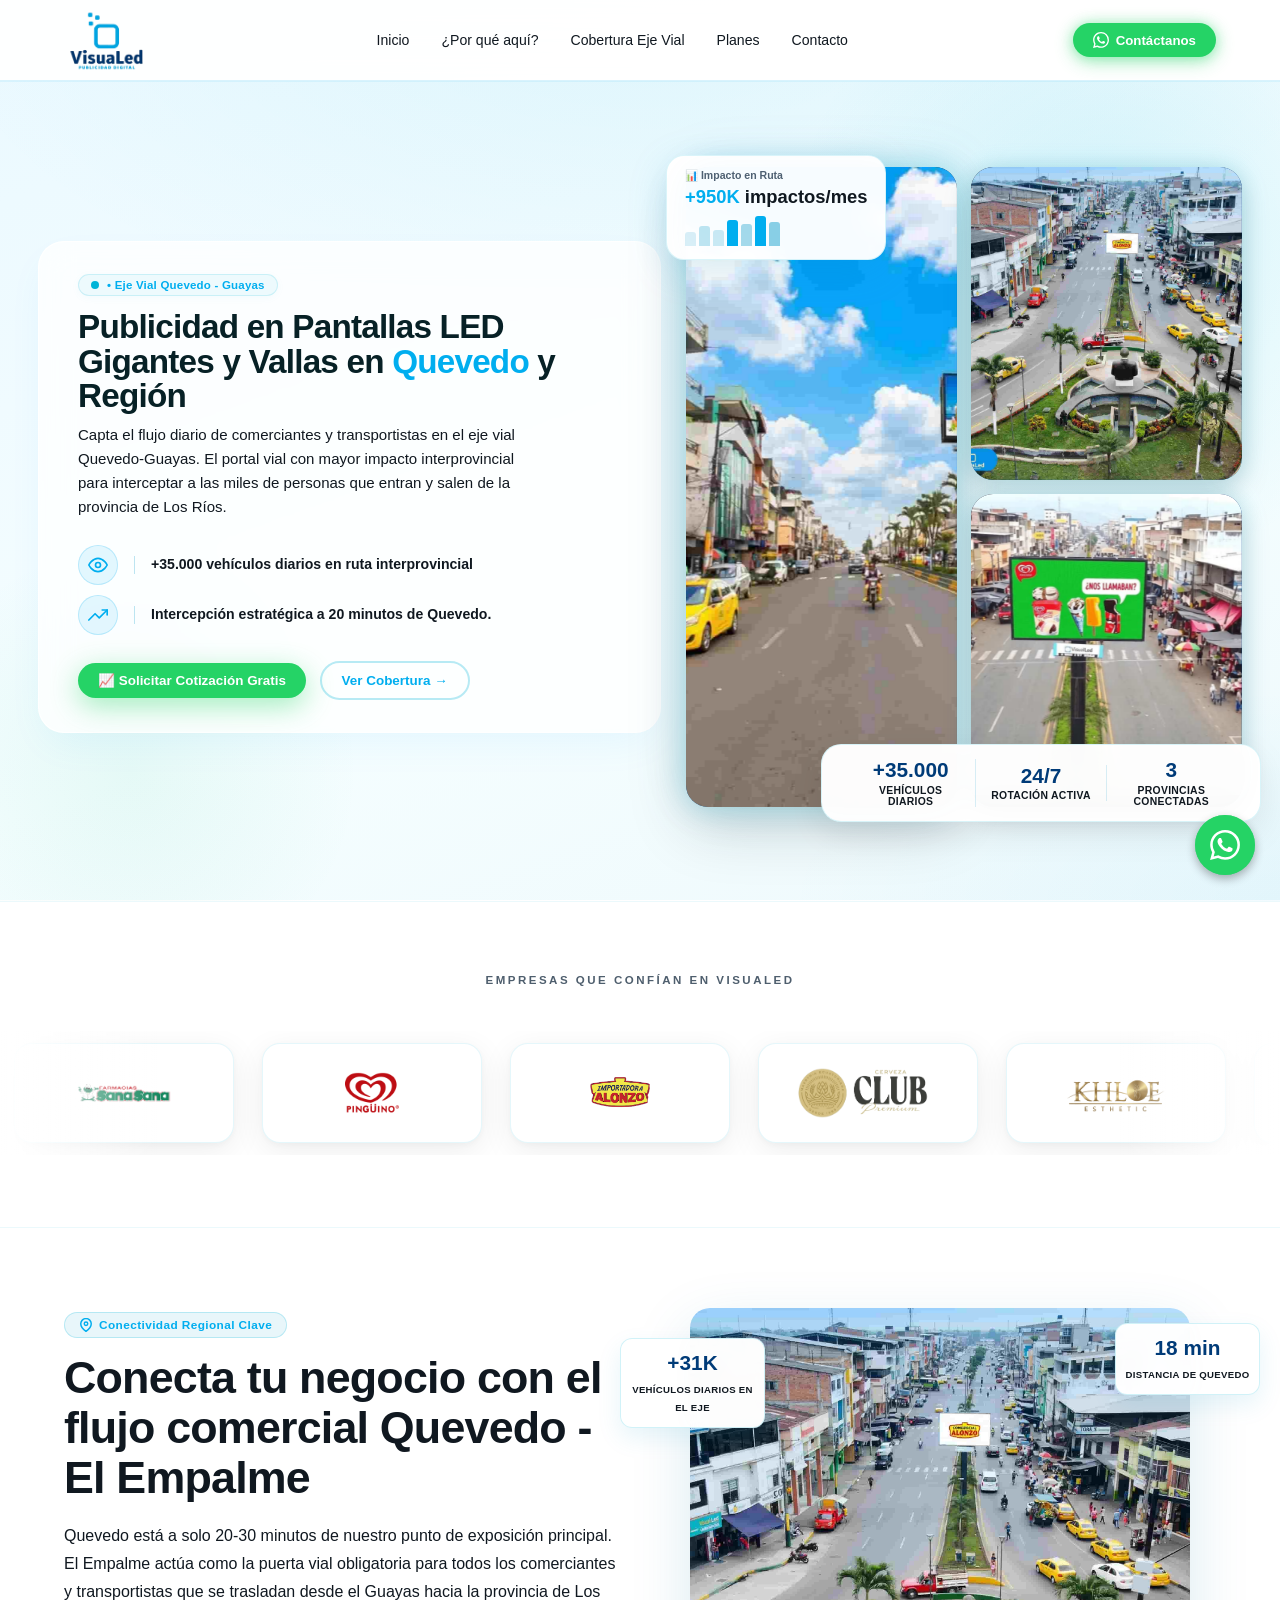
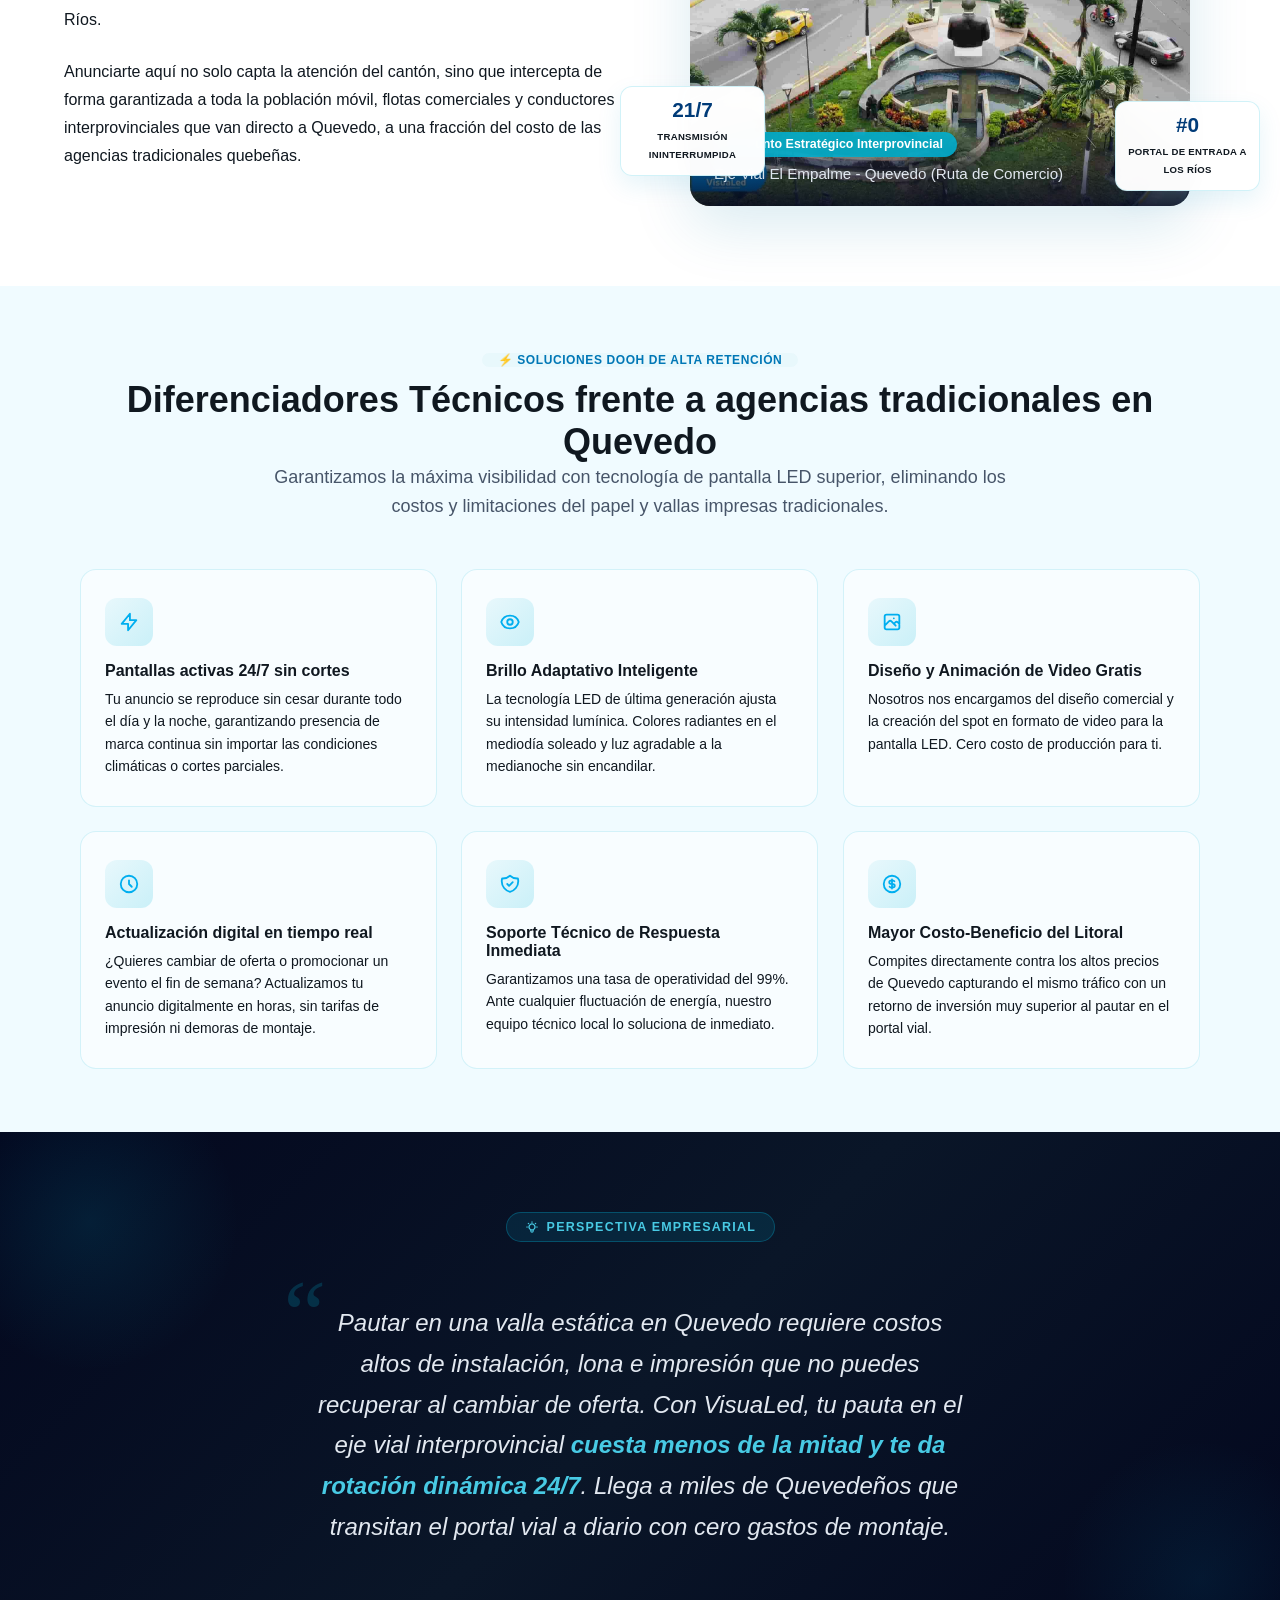
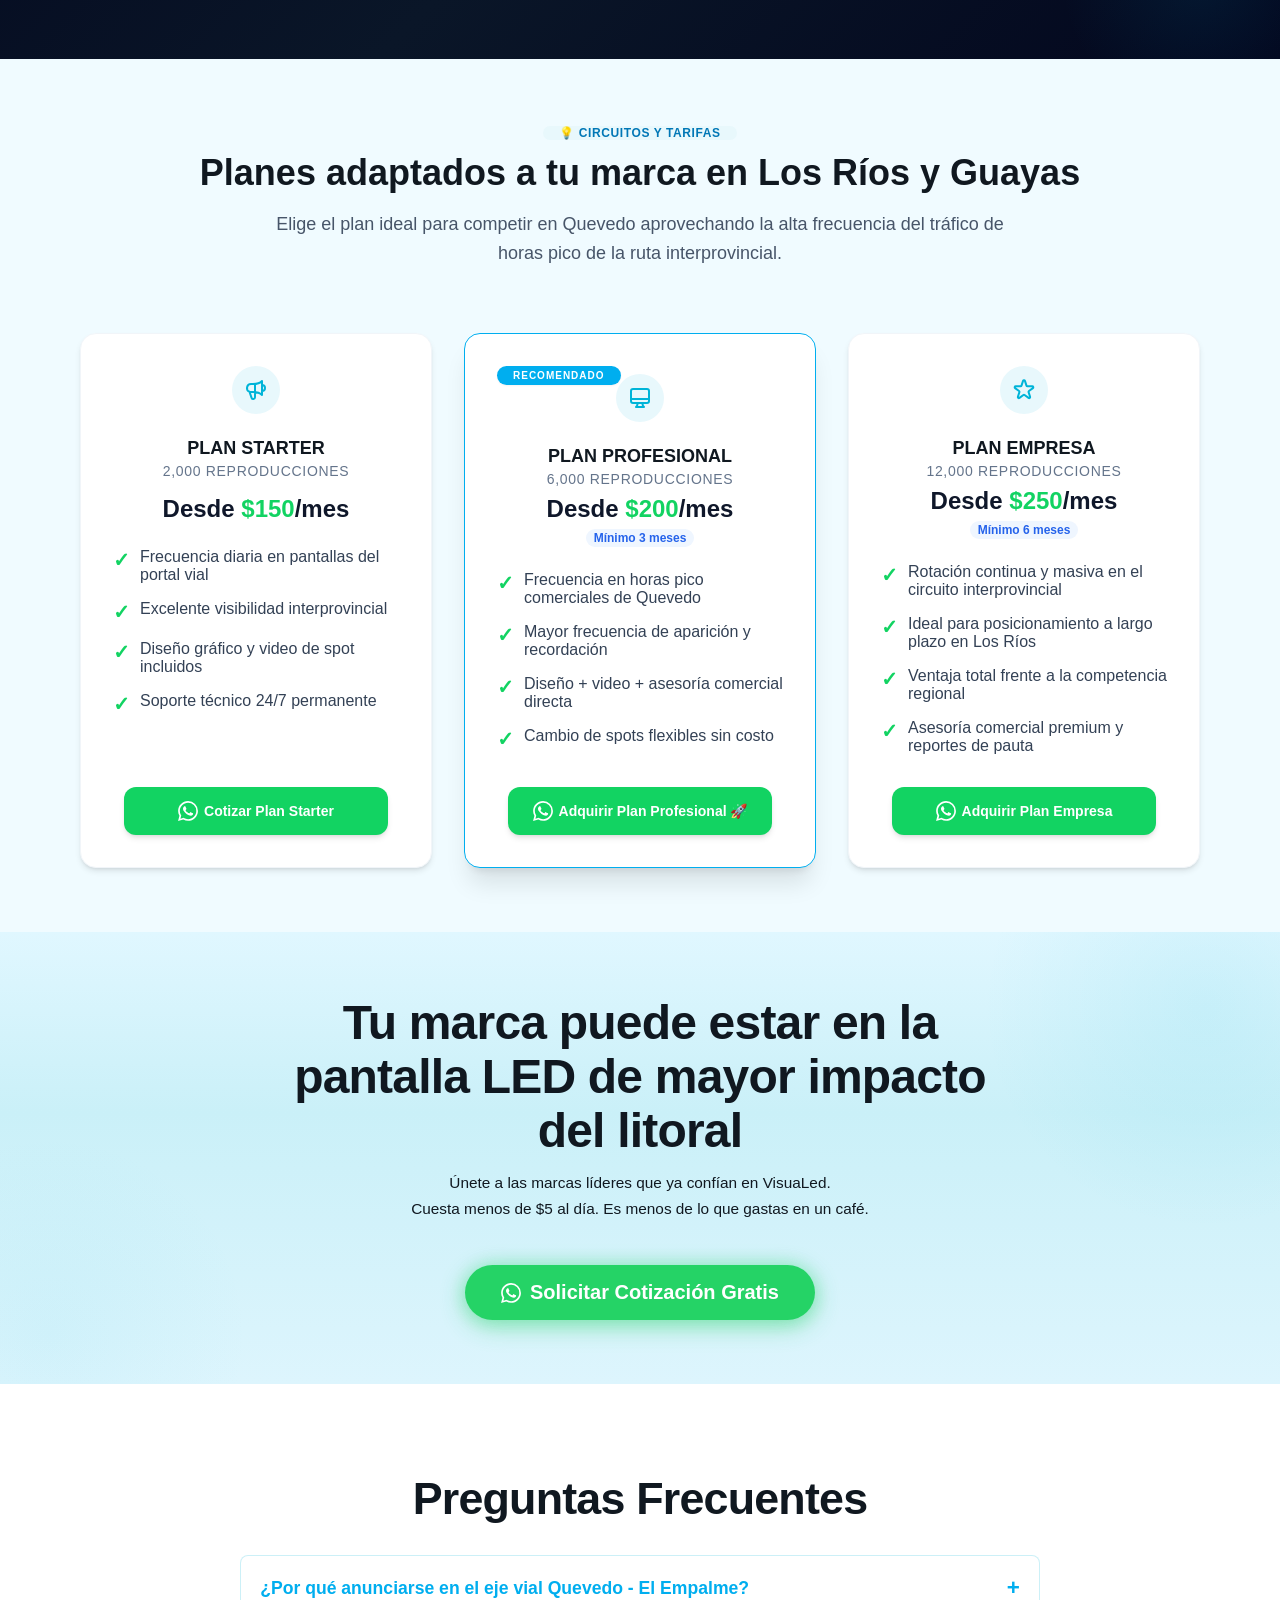
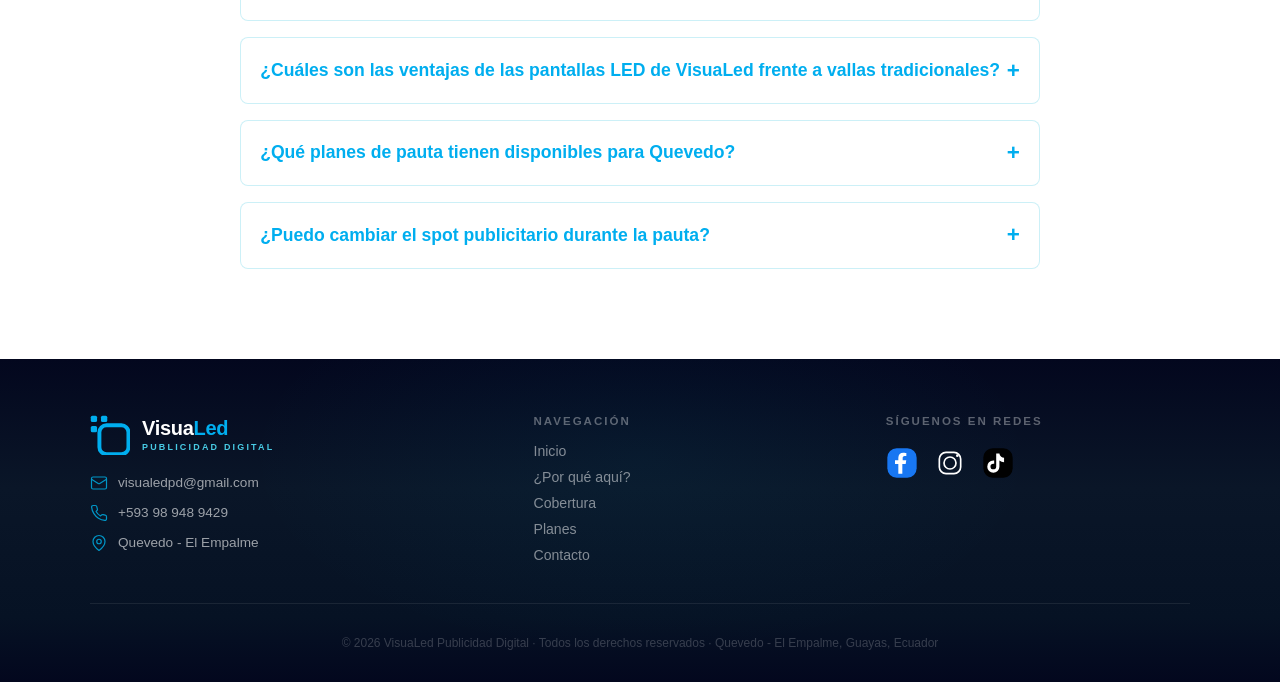
<file: publicidad-pantallas-led-quevedo.html>
<!DOCTYPE html>
<html lang="es">

<head>
  <meta charset="UTF-8">
  <meta name="viewport" content="width=device-width, initial-scale=1.0">
  <!-- 1. HINTS DE RED: preconnect y dns-prefetch para CDNs externos y Google Fonts -->
  <link rel="preconnect" href="https://fonts.googleapis.com">
  <link rel="preconnect" href="https://fonts.gstatic.com" crossorigin>
  <link rel="preconnect" href="https://cdn-uicons.flaticon.com" crossorigin>
  <link rel="dns-prefetch" href="https://cdn-uicons.flaticon.com">
  <link href="https://fonts.googleapis.com/css2?family=Montserrat:ital,wght@0,400..900;1,400..900&family=Poppins:ital,wght@0,300..800;1,300..800&display=swap" rel="stylesheet">
  <link rel="canonical" href="https://visualed-ec.com/publicidad-pantallas-led-quevedo.html">
  <title>Publicidad en Pantallas LED en Quevedo | Vallas Digitales | VisuaLed</title>
  <meta http-equiv="Content-Security-Policy"
    content="default-src 'self'; script-src 'self' 'unsafe-inline' https://www.googletagmanager.com; style-src 'self' 'unsafe-inline' https://fonts.googleapis.com https://cdn-uicons.flaticon.com; font-src 'self' https://fonts.gstatic.com https://cdn-uicons.flaticon.com; img-src 'self' data: https:; connect-src 'self' https://www.google-analytics.com;">
  <meta name="referrer" content="strict-origin-when-cross-origin">
  <meta http-equiv="X-Content-Type-Options" content="nosniff">
  <!-- 2. Tailwind CDN eliminado — clases reemplazadas por CSS estático en style.css -->

  <meta name="description"
    content="Posiciona tu marca en la zona comercial de Quevedo y El Empalme. Pantallas LED gigantes de alta definición para capturar clientes en vías interprovinciales.">
  <meta name="keywords"
    content="publicidad pantallas led quevedo, vallas publicitarias quevedo, alquiler de pantallas gigantes quevedo, publicidad exterior quevedo, publicidad digital quevedo ledia">
  <meta name="geo.region" content="EC-R">
  <meta name="geo.placename" content="Quevedo">
  <meta name="geo.position" content="-1.0234;-79.4623">
  <meta name="ICBM" content="-1.0234, -79.4623">

  <meta property="og:title" content="Publicidad en Pantallas LED en Quevedo | Vallas Digitales | VisuaLed">
  <meta property="og:description"
    content="Posiciona tu marca en la zona comercial de Quevedo y El Empalme. Pantallas LED gigantes de alta definición en el eje vial interprovincial.">
  <meta property="og:type" content="website">
  <meta property="og:url" content="https://visualed-ec.com/publicidad-pantallas-led-quevedo.html">
  <meta name="twitter:card" content="summary_large_image">
  <link rel="canonical" href="https://visualed-ec.com/publicidad-pantallas-led-quevedo.html">

  <script type="application/ld+json">
  {
    "@context": "https://schema.org",
    "@type": "LocalBusiness",
    "name": "VisuaLed Publicidad Digital",
    "url": "https://visualed-ec.com/",
    "telephone": "+593989489429",
    "logo": "https://visualed-ec.com/favicon-96x96.png",
    "address": {
      "@type": "PostalAddress",
      "addressLocality": "Quevedo",
      "addressRegion": "Los Ríos",
      "addressCountry": "EC"
    }
  }
  </script>

  <script type="application/ld+json">
  {
    "@context": "https://schema.org",
    "@type": "FAQPage",
    "mainEntity": [
      {
        "@type": "Question",
        "name": "¿Por qué anunciarse en el eje vial Quevedo - El Empalme?",
        "acceptedAnswer": {
          "@type": "Answer",
          "text": "Porque es el portal vial interprovincial obligatorio que conecta el Guayas con Los Ríos y Santo Domingo. Captura el tráfico de comerciantes, transportistas y familias que viajan hacia y desde Quevedo."
        }
      },
      {
        "@type": "Question",
        "name": "¿Cuáles son las ventajas de las pantallas LED de VisuaLed frente a vallas tradicionales?",
        "acceptedAnswer": {
          "@type": "Answer",
          "text": "Nuestras pantallas operan 24/7 con brillo adaptivo Ultra HD, permiten rotación de múltiples spots dinámicos y ofrecemos el diseño de video animado sin costo adicional."
        }
      },
      {
        "@type": "Question",
        "name": "¿Qué planes de pauta tienen disponibles para Quevedo?",
        "acceptedAnswer": {
          "@type": "Answer",
          "text": "Contamos con el Plan Standard (desde $250/mes, ideal para emprendedores), Plan Avanzado (desde $200/mes por 3 meses mínimo) y Plan Premium (desde $150/mes con contrato de 6 meses)."
        }
      },
      {
        "@type": "Question",
        "name": "¿Puedo cambiar el spot publicitario durante la pauta?",
        "acceptedAnswer": {
          "@type": "Answer",
          "text": "Sí, nuestros clientes pueden actualizar y cambiar el contenido de sus anuncios digitalmente de forma rápida y sin costos de reimpresión."
        }
      }
    ]
  }
  </script>


  <!-- Estilos: minificado para menor tiempo de bloqueo -->
  <link rel="stylesheet" href="styles/style.min.css">
  <link rel="icon" type="image/png" href="favicon-96x96.png" sizes="96x96" />
  <link rel="icon" type="image/svg+xml" href="favicon.svg" />
  <link rel="shortcut icon" href="favicon.ico" />
  <link rel="apple-touch-icon" sizes="180x180" href="apple-touch-icon.png" />
  <link rel="manifest" href="site.webmanifest" />
  <meta name="google-site-verification" content="OJ8hdRAutOiih82gaSOPGQDZM_0ksh2qutpg4R8kp0Q" />

  <style>
    /* ── PAGE-SPECIFIC STYLES ── */
    .cifras-right-container {
      position: relative;
      width: 100%;
      max-width: 500px;
      margin: 0 auto;
    }

    /* En escritorio */
    @media (min-width: 768px) {
      .cifras-float-cards-container {
        position: absolute;
        inset: 0;
        pointer-events: none;
        z-index: 10;
      }

      .cifra-float-wrap {
        position: absolute;
        width: 145px;
        pointer-events: auto;
      }

      /* Posicionamiento flotante desplazado hacia afuera para no tapar la imagen */
      .float-card-1 {
        top: 6%;
        left: -14%;
      }

      .float-card-2 {
        top: 3%;
        right: -14%;
      }

      .float-card-3 {
        bottom: 6%;
        left: -14%;
      }

      .float-card-4 {
        bottom: 3%;
        right: -14%;
      }

      .cifra-card {
        background: rgba(255, 255, 255, 0.98) !important;
        backdrop-filter: blur(10px);
        border: 1px solid rgba(0, 180, 216, 0.18) !important;
        box-shadow: 0 10px 25px rgba(0, 150, 199, 0.1) !important;
      }
    }

    /* En móvil */
    @media (max-width: 767px) {
      .cifras-right-container {
        display: flex;
        flex-direction: column;
        gap: 2rem;
      }

      .cifras-img-wrap {
        order: 1;
      }

      .cifras-float-cards-container {
        order: 2;
        display: grid;
        grid-template-columns: repeat(2, 1fr);
        gap: 1rem;
      }
    }

    /* Animaciones suaves de flotado */
    @keyframes float-cifra-1 {

      0%,
      100% {
        transform: translateY(0);
      }

      50% {
        transform: translateY(-8px);
      }
    }

    @keyframes float-cifra-2 {

      0%,
      100% {
        transform: translateY(0);
      }

      50% {
        transform: translateY(-12px);
      }
    }

    @keyframes float-cifra-3 {

      0%,
      100% {
        transform: translateY(0);
      }

      50% {
        transform: translateY(-6px);
      }
    }

    @keyframes float-cifra-4 {

      0%,
      100% {
        transform: translateY(0);
      }

      50% {
        transform: translateY(-10px);
      }
    }

    .animate-float-1 {
      animation: float-cifra-1 5s ease-in-out infinite;
    }

    .animate-float-2 {
      animation: float-cifra-2 6s ease-in-out infinite 0.5s;
    }

    .animate-float-3 {
      animation: float-cifra-3 5.5s ease-in-out infinite 1s;
    }

    .animate-float-4 {
      animation: float-cifra-4 6.5s ease-in-out infinite 1.5s;
    }

    .cifra-card {
      background: linear-gradient(135deg, rgba(0, 150, 199, 0.06) 0%, rgba(0, 180, 216, 0.12) 100%);
      border: 1px solid rgba(0, 180, 216, 0.2);
      border-radius: 12px;
      padding: 0.8rem 0.5rem;
      text-align: center;
      transition: transform 0.3s ease, box-shadow 0.3s ease;
    }

    .cifra-card:hover {
      transform: translateY(-4px);
      box-shadow: 0 12px 32px rgba(0, 150, 199, 0.15);
    }

    .cifra-num {
      font-size: 1.3rem;
      font-weight: 800;
      color: var(--cyan);
      line-height: 1.1;
      display: block;
      margin-bottom: 0.25rem;
    }

    .cifra-lbl {
      font-size: 0.6rem;
      color: var(--slate);
      font-weight: 600;
      text-transform: uppercase;
      letter-spacing: 0.3px;
      line-height: 1.35;
    }

    .gancho-section {
      background: linear-gradient(135deg, #03071e 0%, #0a1628 50%, #03071e 100%);
      position: relative;
      overflow: hidden;
    }

    .gancho-section::before {
      content: '';
      position: absolute;
      top: -60px;
      left: -60px;
      width: 300px;
      height: 300px;
      background: radial-gradient(circle, rgba(0, 180, 216, 0.12) 0%, transparent 70%);
      border-radius: 50%;
    }

    .gancho-section::after {
      content: '';
      position: absolute;
      bottom: -60px;
      right: -60px;
      width: 280px;
      height: 280px;
      background: radial-gradient(circle, rgba(0, 150, 199, 0.1) 0%, transparent 70%);
      border-radius: 50%;
    }

    .gancho-inner {
      max-width: 860px;
      margin: 0 auto;
      padding: 5rem 5%;
      position: relative;
      z-index: 1;
      text-align: center;
    }

    .gancho-quote {
      font-size: clamp(1.15rem, 2.5vw, 1.5rem);
      color: #e2e8f0;
      line-height: 1.7;
      font-style: italic;
      position: relative;
      padding: 2rem 2.5rem;
    }

    .gancho-quote::before {
      content: '\201C';
      position: absolute;
      top: -0.3rem;
      left: 0;
      font-size: 6rem;
      color: var(--cyan-light);
      opacity: 0.2;
      font-family: Georgia, serif;
      line-height: 1;
    }

    .gancho-quote strong {
      color: var(--cyan-lighter);
    }

    .gancho-badge {
      display: inline-flex;
      align-items: center;
      gap: 0.5rem;
      background: rgba(0, 180, 216, 0.12);
      border: 1px solid rgba(0, 180, 216, 0.3);
      color: var(--cyan-lighter);
      font-size: 0.78rem;
      font-weight: 700;
      letter-spacing: 0.1em;
      text-transform: uppercase;
      padding: 0.45rem 1.1rem;
      border-radius: 999px;
      margin-bottom: 1.75rem;
    }

    .redondel-cifras {
      background: var(--white);
      padding: 5rem 5%;
    }

    .redondel-cifras-inner {
      max-width: 1200px;
      margin: 0 auto;
    }

    .cifras-layout {
      display: grid;
      grid-template-columns: 1fr;
      gap: 3rem;
      align-items: center;
    }

    @media (min-width: 900px) {
      .cifras-layout {
        grid-template-columns: 1fr 1fr;
      }
    }

    .cifras-img-wrap {
      border-radius: 20px;
      overflow: hidden;
      box-shadow: 0 20px 60px rgba(0, 120, 160, 0.15);
      position: relative;
    }

    .cifras-img-wrap img {
      width: 100%;
      height: 100%;
      object-fit: cover;
      display: block;
      min-height: 320px;
    }

    .cifras-img-overlay {
      position: absolute;
      bottom: 0;
      left: 0;
      right: 0;
      background: linear-gradient(to top, rgba(3, 7, 30, 0.85) 0%, transparent 100%);
      padding: 1.5rem;
      color: white;
    }

    .cifras-img-tag {
      display: inline-flex;
      align-items: center;
      gap: 0.4rem;
      background: rgba(0, 180, 216, 0.85);
      backdrop-filter: blur(8px);
      color: white;
      font-size: 0.78rem;
      font-weight: 700;
      padding: 0.35rem 0.9rem;
      border-radius: 999px;
      margin-bottom: 0.5rem;
    }

    .cifras-img-caption {
      font-size: 0.95rem;
      color: #e2e8f0;
    }

    .why-grid {
      display: grid;
      grid-template-columns: 1fr;
      gap: 1.5rem;
      margin-top: 2.5rem;
    }

    @media (min-width: 640px) {
      .why-grid {
        grid-template-columns: repeat(2, 1fr);
      }
    }

    @media (min-width: 900px) {
      .why-grid {
        grid-template-columns: repeat(3, 1fr);
      }
    }

    .why-box {
      background: #f8fdff;
      border: 1px solid rgba(0, 180, 216, 0.15);
      border-radius: 16px;
      padding: 1.75rem 1.5rem;
      transition: transform 0.3s ease, box-shadow 0.3s ease, border-color 0.3s ease;
    }

    .why-box:hover {
      transform: translateY(-5px);
      box-shadow: 0 16px 40px rgba(0, 150, 199, 0.12);
      border-color: rgba(0, 180, 216, 0.4);
    }

    .why-icon {
      width: 48px;
      height: 48px;
      background: linear-gradient(135deg, #e8f8fc 0%, #caf0f8 100%);
      border-radius: 12px;
      display: flex;
      align-items: center;
      justify-content: center;
      margin-bottom: 1rem;
      color: var(--cyan-mid);
      transition: transform 0.3s ease;
    }

    .why-box:hover .why-icon {
      transform: scale(1.1) rotate(5deg);
    }

    .why-box h3 {
      font-size: 1rem;
      font-weight: 700;
      color: var(--navy);
      margin-bottom: 0.5rem;
    }

    .why-box p {
      font-size: 0.875rem;
      color: var(--slate);
      line-height: 1.6;
    }

    .float-wa {
      position: fixed;
      bottom: 25px;
      right: 25px;
      width: 60px;
      height: 60px;
      background-color: #25d366;
      color: #FFF;
      border-radius: 50%;
      display: flex;
      justify-content: center;
      align-items: center;
      box-shadow: 0 4px 10px rgba(0, 0, 0, 0.3);
      z-index: 9999;
      transition: transform 0.3s ease, background 0.3s ease;
      transform: translateZ(0);
    }

    .float-wa::before {
      content: '';
      position: absolute;
      inset: 0;
      border-radius: 50%;
      background-color: rgba(37, 211, 102, 0.7);
      z-index: -1;
      animation: pulse-wa 2s infinite;
      transform: translateZ(0);
    }

    .float-wa:hover {
      transform: scale(1.1) translateZ(0);
      background-color: #20b858;
    }

    @keyframes pulse-wa {
      0% {
        transform: scale(1);
        opacity: 0.7;
      }

      70% {
        transform: scale(1.5);
        opacity: 0;
      }

      100% {
        transform: scale(1);
        opacity: 0;
      }
    }

    details>summary {
      list-style: none;
      outline: none;
    }

    details>summary::-webkit-details-marker {
      display: none;
    }
  </style>
</head>


<body>

  <!-- HEADER -->
  <header>
    <nav>
      <a href="index.html" class="logo" aria-label="VisuaLed Publicidad Digital">
        <img src="imagenes/visualed_logo.png" alt="VisuaLed Publicidad Digital" class="header-logo-img" width="220" height="64" style="height: 64px; width: auto; object-fit: contain; display: block;">
      </a>

      <ul class="nav-links" id="navLinks">
        <li><a href="index.html" onclick="closeMenu()">Inicio</a></li>
        <li><a href="#por-que" onclick="closeMenu()">¿Por qué aquí?</a></li>
        <li><a href="#cobertura" onclick="closeMenu()">Cobertura Eje Vial</a></li>
        <li><a href="#planes" onclick="closeMenu()">Planes</a></li>
        <li><a href="#contacto" onclick="closeMenu()">Contacto</a></li>
      </ul>

      <div style="display:flex;align-items:center;gap:.8rem">
        <a href="https://wa.me/593989489429?text=Hola%20VisuaLed,%20quiero%20cotizar%20publicidad%20en%20Quevedo."
          class="btn-chat">
          <svg xmlns="http://www.w3.org/2000/svg" width="16" height="16" viewBox="0 0 24 24" fill="currentColor"
            style="flex-shrink:0">
            <path
              d="M17.472 14.382c-.297-.149-1.758-.867-2.03-.967-.273-.099-.471-.148-.67.15-.197.297-.767.966-.94 1.164-.173.199-.347.223-.644.075-.297-.15-1.255-.463-2.39-1.475-.883-.788-1.48-1.761-1.653-2.059-.173-.297-.018-.458.13-.606.134-.133.298-.347.446-.52.149-.174.198-.298.298-.497.099-.198.05-.371-.025-.52-.075-.149-.669-1.612-.916-2.207-.242-.579-.487-.5-.669-.51-.173-.008-.371-.01-.57-.01-.198 0-.52.074-.792.372-.272.297-1.04 1.016-1.04 2.479 0 1.462 1.065 2.875 1.213 3.074.149.198 2.096 3.2 5.077 4.487.709.306 1.262.489 1.694.625.712.227 1.36.195 1.871.118.571-.085 1.758-.719 2.006-1.413.248-.694.248-1.289.173-1.413-.074-.124-.272-.198-.57-.347m-5.421 7.403h-.004a9.87 9.87 0 01-5.031-1.378l-.361-.214-3.741.982.998-3.648-.235-.374a9.86 9.86 0 01-1.51-5.26c.001-5.45 4.436-9.884 9.888-9.884 2.64 0 5.122 1.03 6.988 2.898a9.825 9.825 0 012.893 6.994c-.003 5.45-4.437 9.884-9.885 9.884m8.413-18.297A11.815 11.815 0 0012.05 0C5.495 0 .16 5.335.157 11.892c0 2.096.547 4.142 1.588 5.945L.057 24l6.304-1.654a11.882 11.882 0 005.683 1.448h.005c6.554 0 11.89-5.335 11.893-11.893a11.821 11.821 0 00-3.48-8.413z" />
          </svg>
          Contáctanos
        </a>
        <div class="hamburger" id="ham" onclick="toggleMenu()">
          <span id="h1"></span><span id="h2"></span><span id="h3"></span>
        </div>
      </div>
    </nav>
  </header>
  <main>

  <!-- HERO -->
  <section id="inicio">
    <div class="blob1"></div>
    <div class="blob2"></div>
    <div class="hero-grid">

      <div class="hero-left hero-left-section">
        <span class="hero-tag badge-superior fade-up"><span class="dot"></span> • Eje Vial Quevedo - Guayas</span>

        <h1 class="hero-title hero-titulo fade-up d1">
          Publicidad en Pantallas LED Gigantes y Vallas en <span class="resaltado-localizacion">Quevedo</span> y Región
        </h1>

        <p class="hero-sub hero-descripcion fade-up d2">
          Capta el flujo diario de comerciantes y transportistas en el eje vial Quevedo-Guayas. El portal vial con mayor
          impacto interprovincial para interceptar a las miles de personas que entran y salen de la provincia de Los
          Ríos.
        </p>

        <div class="info-bloques fade-up d3">
          <div class="info-item">
            <div class="info-icono-wrapper icon-visibilidad">
              <svg xmlns="http://www.w3.org/2000/svg" viewBox="0 0 24 24" fill="none" stroke="currentColor"
                stroke-width="2" stroke-linecap="round" stroke-linejoin="round">
                <path d="M1 12s4-8 11-8 11 8 11 8-4 8-11 8-11-8-11-8z" />
                <circle cx="12" cy="12" r="3" />
              </svg>
            </div>
            <span class="info-divisor"></span>
            <div class="info-contenido">
              <p class="info-texto-enfasis">+35.000 vehículos diarios en ruta interprovincial</p>
            </div>
          </div>
          <div class="info-item">
            <div class="info-icono-wrapper icon-rendimiento">
              <svg xmlns="http://www.w3.org/2000/svg" viewBox="0 0 24 24" fill="none" stroke="currentColor"
                stroke-width="2" stroke-linecap="round" stroke-linejoin="round">
                <polyline points="23 6 13.5 15.5 8.5 10.5 1 18" />
                <polyline points="17 6 23 6 23 12" />
              </svg>
            </div>
            <span class="info-divisor"></span>
            <div class="info-contenido">
              <p class="info-texto-enfasis">Intercepción estratégica a 20 minutos de Quevedo.</p>
            </div>
          </div>
        </div>

        <div class="hero-ctas fade-up d4">
          <a href="https://wa.me/593989489429?text=Hola%20VisuaLed,%20quiero%20solicitar%20una%20cotizaci%C3%B3n%20gratis%20para%20el%20circuito%20Quevedo."
            class="btn-primary btn-principal" id="cta-hero-quevedo">📈 Solicitar Cotización Gratis</a>
          <a href="#cobertura" class="btn-outline btn-secundario">Ver Cobertura →</a>
        </div>
      </div>

      <div class="hero-right-wrap fade-up d2">
        <div class="fc fc1">
          <div class="fc-tag">📊 Impacto en Ruta</div>
          <div class="fc-val"><em>+950K</em> impactos/mes</div>
          <div class="fc-bars">
            <div class="fc-bar-item" style="height:14px;background:rgba(0,150,199,.15)"></div>
            <div class="fc-bar-item" style="height:20px;background:rgba(0,150,199,.25)"></div>
            <div class="fc-bar-item" style="height:16px;background:rgba(0,150,199,.2)"></div>
            <div class="fc-bar-item" style="height:26px;background:var(--cyan-mid)"></div>
            <div class="fc-bar-item" style="height:22px;background:rgba(0,150,199,.35)"></div>
            <div class="fc-bar-item" style="height:30px;background:var(--cyan-mid)"></div>
            <div class="fc-bar-item" style="height:24px;background:rgba(0,150,199,.45)"></div>
          </div>
        </div>

        <div class="mosaic-grid">
          <div class="m-card m-main" id="slider-vallas">
            <img class="slider-img active" src="imagenes/pantallavidualed-Elempalme.jpg" width="2752" height="1536"
              alt="Pantalla LED de alto impacto - VisuaLed Quevedo" fetchpriority="high">
            <img class="slider-img" src="imagenes/visuall.jpg" width="1536" height="2752"
              alt="Publicidad gigante en carretera a Quevedo - VisuaLed">
            <img class="slider-img" src="imagenes/pantalla-led.jpg" width="688" height="1381"
              alt="Circuito DOOH Quevedo - VisuaLed">
          </div>

          <div class="m-card m-sm1" id="slider-retail">
            <img class="slider-img active" src="imagenes/visualed-redondel.jpg" width="1678" height="1671"
              alt="Publicidad exterior Los Ríos - VisuaLed">
            <img class="slider-img" src="imagenes/visuale-pantalla-led.jpg" width="1367" height="1070"
              alt="Vallas digitales Quevedo - VisuaLed">
            <img class="slider-img" src="imagenes/pantalla-denoche-visualed-pantalla-publicitaria.jpg" width="1536"
              height="2752" alt="Pantallas publicitarias Quevedo - VisuaLed">
          </div>

          <div class="m-card m-sm2" id="slider-bebidas">
            <img class="slider-img active" src="imagenes/visualed-publicidad-el-empalme.jpg" width="1348" height="784"
              alt="Anuncios en pantallas LED - VisuaLed Los Ríos">
            <img class="slider-img" src="imagenes/pantallavisualedpublicidad.jpg" width="2752" height="1536"
              alt="Exposición publicitaria Quevedo - VisuaLed">
            <img class="slider-img" src="imagenes/visualed-gente.jpg" width="2400" height="1792"
              alt="Publicidad vial Los Ríos - VisuaLed">
          </div>
        </div>

        <div class="metrics-floating-card fc fc2">
          <div class="metrics-group">
            <div class="metric-item">
              <span class="metric-number">+35.000</span>
              <span class="metric-label">Vehículos diarios</span>
            </div>
            <div class="metric-item">
              <span class="metric-number">24/7</span>
              <span class="metric-label">Rotación activa</span>
            </div>
            <div class="metric-item">
              <span class="metric-number">3</span>
              <span class="metric-label">Provincias conectadas</span>
            </div>
          </div>
        </div>
      </div>

    </div>
  </section>

  <!-- TRUST BAR -->
  <section class="trust-bar">
    <p class="trust-title">Empresas que confían en VisuaLed</p>
    <div class="slider-outer">
      <div class="slider-track">
        <div class="brand-card"><img src="imagenes/sana.png" alt="Sana Sana" width="891" height="500" loading="lazy">
        </div>
        <div class="brand-card"><img src="imagenes/pinguino-pantalla-publicitaria.png" alt="Pingüino" width="320"
            height="320" loading="lazy"></div>
        <div class="brand-card"><img src="imagenes/importadora-alonzo (1).png" alt="Alonzo" width="225" height="225"
            loading="lazy"></div>
        <div class="brand-card"><img src="imagenes/cerveza-club (1).png" alt="Cerveza Club" width="730" height="295"
            loading="lazy"></div>
        <div class="brand-card"><img src="imagenes/khol.png" alt="Kloe Estethic" width="1080" height="602"
            loading="lazy"></div>
        <div class="brand-card"><img src="imagenes/megamaxi-publicidad-digital.png" alt="Megamaxi" width="533"
            height="161" loading="lazy"></div>
        <div class="brand-card"><img src="imagenes/natura.gif" alt="Natura" width="800" height="500" loading="lazy">
        </div>
        <div class="brand-card"><img src="imagenes/pilsener.png" alt="Pilsener" width="320" height="320" loading="lazy">
        </div>
        <div class="brand-card"><img src="imagenes/sana.png" alt="Sana Sana" width="891" height="500" loading="lazy">
        </div>
        <div class="brand-card"><img src="imagenes/pinguino-pantalla-publicitaria.png" alt="Pingüino" width="320"
            height="320" loading="lazy"></div>
        <div class="brand-card"><img src="imagenes/importadora-alonzo (1).png" alt="Alonzo" width="225" height="225"
            loading="lazy"></div>
        <div class="brand-card"><img src="imagenes/cerveza-club (1).png" alt="Cerveza Club" width="730" height="295"
            loading="lazy"></div>
        <div class="brand-card"><img src="imagenes/khol.png" alt="Kloe Estethic" width="1080" height="602"
            loading="lazy"></div>
        <div class="brand-card"><img src="imagenes/megamaxi-publicidad-digital.png" alt="Megamaxi" width="533"
            height="161" loading="lazy"></div>
        <div class="brand-card"><img src="imagenes/natura.gif" alt="Natura" width="800" height="500" loading="lazy">
        </div>
        <div class="brand-card"><img src="imagenes/pilsener.png" alt="Pilsener" width="320" height="320" loading="lazy">
        </div>
      </div>
    </div>
  </section>

  <!-- SECCIÓN: COBERTURA Y CONEXIÓN CON QUEVEDO -->
  <section id="cobertura" class="redondel-cifras">
    <div class="redondel-cifras-inner">
      <div class="cifras-layout">

        <div>
          <div class="tag-pill fade-up">
            <svg xmlns="http://www.w3.org/2000/svg" width="14" height="14" viewBox="0 0 24 24" fill="none" stroke="currentColor" stroke-width="2.5" stroke-linecap="round" stroke-linejoin="round">
              <path d="M21 10c0 7-9 13-9 13s-9-6-9-13a9 9 0 0 1 18 0z"></path>
              <circle cx="12" cy="10" r="3"></circle>
            </svg>
            <span>Conectividad Regional Clave</span>
          </div>
          <h2 class="sec-title fade-up d1">Conecta tu negocio con el flujo comercial Quevedo - El Empalme</h2>
          <p class="fade-up d2" style="color:var(--slate);line-height:1.75;margin-bottom:1.5rem;">
            Quevedo está a solo 20-30 minutos de nuestro punto de exposición principal. El Empalme actúa como la puerta
            vial obligatoria para todos los comerciantes y transportistas que se trasladan desde el Guayas hacia la
            provincia de Los Ríos.
          </p>
          <p class="fade-up d2" style="color:var(--slate);line-height:1.75;margin-bottom:2rem;">
            Anunciarte aquí no solo capta la atención del cantón, sino que intercepta de forma garantizada a toda la
            población móvil, flotas comerciales y conductores interprovinciales que van directo a Quevedo, a una
            fracción del costo de las agencias tradicionales quebeñas.
          </p>
        </div>

        <div class="cifras-right-container fade-up d2">
          <!-- Main Image -->
          <div class="cifras-img-wrap">
            <img src="imagenes/visualed-redondel.jpg"
              alt="Pantalla digital gigante captando tráfico interprovincial hacia Quevedo" width="1678" height="1671"
              loading="lazy">
            <div class="cifras-img-overlay">
              <div class="cifras-img-tag">
                <svg xmlns="http://www.w3.org/2000/svg" width="12" height="12" viewBox="0 0 24 24" fill="none"
                  stroke="currentColor" stroke-width="2.5">
                  <circle cx="12" cy="12" r="10" />
                  <polyline points="12 6 12 12 16 14" />
                </svg>
                Punto Estratégico Interprovincial
              </div>
              <p class="cifras-img-caption">Eje Vial El Empalme - Quevedo (Ruta de Comercio)</p>
            </div>
          </div>

          <!-- Animated Floating Cards -->
          <div class="cifras-float-cards-container">
            <!-- Card 1 -->
            <div class="cifra-float-wrap float-card-1">
              <div class="cifra-card animate-float-1">
                <span class="cifra-num">+<span id="c-vistas">0</span>K</span>
                <span class="cifra-lbl">Vehículos diarios en el eje</span>
              </div>
            </div>
            <!-- Card 2 -->
            <div class="cifra-float-wrap float-card-2">
              <div class="cifra-card animate-float-2">
                <span class="cifra-num"><span id="c-horas">0</span> min</span>
                <span class="cifra-lbl">Distancia de Quevedo</span>
              </div>
            </div>
            <!-- Card 3 -->
            <div class="cifra-float-wrap float-card-3">
              <div class="cifra-card animate-float-3">
                <span class="cifra-num"><span id="c-prov">0</span>/7</span>
                <span class="cifra-lbl">Transmisión ininterrumpida</span>
              </div>
            </div>
            <!-- Card 4 -->
            <div class="cifra-float-wrap float-card-4">
              <div class="cifra-card animate-float-4">
                <span class="cifra-num">#<span id="c-ranking">0</span></span>
                <span class="cifra-lbl">Portal de entrada a Los Ríos</span>
              </div>
            </div>
          </div>
        </div>

      </div>
    </div>
  </section>

  <!-- SECCIÓN: DIFERENCIADORES TÉCNICOS (Vs. Competidores Tradicionales) -->
  <section id="por-que" class="sec py-16 bg-[#f0fbff]">
    <div class="sec-inner max-w-6xl mx-auto px-4">
      <div class="text-center mb-12">
        <span
          class="inline-flex items-center gap-1.5 bg-[#e8f8fc] text-[#0077b6] text-xs font-black px-4 py-1.5 rounded-full uppercase tracking-wider mb-3">
          ⚡ Soluciones DOOH de alta retención
        </span>
        <h2 class="text-3xl md:text-4xl font-extrabold text-[#03071e] fade-up d1">
          Diferenciadores Técnicos frente a agencias tradicionales en Quevedo
        </h2>
        <p class="text-base md:text-lg text-slate-600 leading-relaxed max-w-3xl mx-auto mt-4 fade-up d2">
          Garantizamos la máxima visibilidad con tecnología de pantalla LED superior, eliminando los costos y
          limitaciones del papel y vallas impresas tradicionales.
        </p>
      </div>

      <div class="why-grid">
        <div class="why-box fade-up d1">
          <div class="why-icon">
            <svg xmlns="http://www.w3.org/2000/svg" width="22" height="22" fill="none" viewBox="0 0 24 24"
              stroke="currentColor" stroke-width="2">
              <path stroke-linecap="round" stroke-linejoin="round" d="M13 10V3L4 14h7v7l9-11h-7z" />
            </svg>
          </div>
          <h3>Pantallas activas 24/7 sin cortes</h3>
          <p>Tu anuncio se reproduce sin cesar durante todo el día y la noche, garantizando presencia de marca continua
            sin importar las condiciones climáticas o cortes parciales.</p>
        </div>

        <div class="why-box fade-up d2">
          <div class="why-icon">
            <svg xmlns="http://www.w3.org/2000/svg" width="22" height="22" fill="none" viewBox="0 0 24 24"
              stroke="currentColor" stroke-width="2">
              <path stroke-linecap="round" stroke-linejoin="round" d="M15 12a3 3 0 11-6 0 3 3 0 016 0z" />
              <path stroke-linecap="round" stroke-linejoin="round"
                d="M2.458 12C3.732 7.943 7.523 5 12 5c4.478 0 8.268 2.943 9.542 7-1.274 4.057-5.064 7-9.542 7-4.477 0-8.268-2.943-9.542-7z" />
            </svg>
          </div>
          <h3>Brillo Adaptativo Inteligente</h3>
          <p>La tecnología LED de última generación ajusta su intensidad lumínica. Colores radiantes en el mediodía
            soleado y luz agradable a la medianoche sin encandilar.</p>
        </div>

        <div class="why-box fade-up d3">
          <div class="why-icon">
            <svg xmlns="http://www.w3.org/2000/svg" width="22" height="22" fill="none" viewBox="0 0 24 24"
              stroke="currentColor" stroke-width="2">
              <path stroke-linecap="round" stroke-linejoin="round"
                d="M4 16l4.586-4.586a2 2 0 012.828 0L16 16m-2-2l1.586-1.586a2 2 0 012.828 0L20 14m-6-6h.01M6 20h12a2 2 0 002-2V6a2 2 0 00-2-2H6a2 2 0 00-2 2v12a2 2 0 002 2z" />
            </svg>
          </div>
          <h3>Diseño y Animación de Video Gratis</h3>
          <p>Nosotros nos encargamos del diseño comercial y la creación del spot en formato de video para la pantalla
            LED. Cero costo de producción para ti.</p>
        </div>

        <div class="why-box fade-up d1">
          <div class="why-icon">
            <svg xmlns="http://www.w3.org/2000/svg" width="22" height="22" fill="none" viewBox="0 0 24 24"
              stroke="currentColor" stroke-width="2">
              <path stroke-linecap="round" stroke-linejoin="round" d="M12 8v4l3 3m6-3a9 9 0 11-18 0 9 9 0 0118 0z" />
            </svg>
          </div>
          <h3>Actualización digital en tiempo real</h3>
          <p>¿Quieres cambiar de oferta o promocionar un evento el fin de semana? Actualizamos tu anuncio digitalmente
            en horas, sin tarifas de impresión ni demoras de montaje.</p>
        </div>

        <div class="why-box fade-up d2">
          <div class="why-icon">
            <svg xmlns="http://www.w3.org/2000/svg" width="22" height="22" fill="none" viewBox="0 0 24 24"
              stroke="currentColor" stroke-width="2">
              <path stroke-linecap="round" stroke-linejoin="round"
                d="M9 12l2 2 4-4m5.618-4.016A11.955 11.955 0 0112 2.944a11.955 11.955 0 01-8.618 3.04A12.02 12.02 0 003 9c0 5.591 3.824 10.29 9 11.622 5.176-1.332 9-6.03 9-11.622 0-1.042-.133-2.052-.382-3.016z" />
            </svg>
          </div>
          <h3>Soporte Técnico de Respuesta Inmediata</h3>
          <p>Garantizamos una tasa de operatividad del 99%. Ante cualquier fluctuación de energía, nuestro equipo
            técnico local lo soluciona de inmediato.</p>
        </div>

        <div class="why-box fade-up d3">
          <div class="why-icon">
            <svg xmlns="http://www.w3.org/2000/svg" width="22" height="22" fill="none" viewBox="0 0 24 24"
              stroke="currentColor" stroke-width="2">
              <path stroke-linecap="round" stroke-linejoin="round"
                d="M12 8c-1.657 0-3 .895-3 2s1.343 2 3 2 3 .895 3 2-1.343 2-3 2m0-8c1.11 0 2.08.402 2.599 1M12 8V7m0 1v8m0 0v1m0-1c-1.11 0-2.08-.402-2.599-1M21 12a9 9 0 11-18 0 9 9 0 0118 0z" />
            </svg>
          </div>
          <h3>Mayor Costo-Beneficio del Litoral</h3>
          <p>Compites directamente contra los altos precios de Quevedo capturando el mismo tráfico con un retorno de
            inversión muy superior al pautar en el portal vial.</p>
        </div>
      </div>
    </div>
  </section>

  <!-- METÁFORA DE VALOR — GANCHO COMERCIAL -->
  <section class="gancho-section">
    <div class="gancho-inner">
      <div class="gancho-badge fade-up">
        <svg xmlns="http://www.w3.org/2000/svg" width="14" height="14" fill="none" viewBox="0 0 24 24"
          stroke="currentColor" stroke-width="2">
          <path stroke-linecap="round" stroke-linejoin="round"
            d="M9.663 17h4.673M12 3v1m6.364 1.636l-.707.707M21 12h-1M4 12H3m3.343-5.657l-.707-.707m2.828 9.9a5 5 0 117.072 0l-.548.547A3.374 3.374 0 0014 18.469V19a2 2 0 11-4 0v-.531c0-.895-.356-1.754-.988-2.386l-.548-.547z" />
        </svg>
        Perspectiva Empresarial
      </div>

      <blockquote class="gancho-quote fade-up d1">
        Pautar en una valla estática en Quevedo requiere costos altos de instalación, lona e impresión que no puedes
        recuperar al cambiar de oferta. Con VisuaLed, tu pauta en el eje vial interprovincial <strong>cuesta menos de la
          mitad y te da rotación dinámica 24/7</strong>. Llega a miles de Quevedeños que transitan el portal vial a
        diario con cero gastos de montaje.
      </blockquote>
    </div>
  </section>

  <!-- PLANES DE PAUTAJE -->
  <section id="planes" class="sec py-16 bg-[#f0fbff]">
    <div class="sec-inner max-w-6xl mx-auto px-4">

      <div class="text-center mb-16 max-w-4xl mx-auto">
        <span
          class="inline-flex items-center gap-1.5 bg-[#e8f8fc] text-[#0077b6] text-xs font-black px-4 py-1.5 rounded-full uppercase tracking-wider mb-3">
          💡 Circuitos y Tarifas
        </span>
        <h2 class="text-3xl md:text-4xl font-extrabold text-[#03071e] mb-4 fade-up d1">
          Planes adaptados a tu marca en Los Ríos y Guayas
        </h2>
        <p class="text-base md:text-lg text-slate-600 leading-relaxed max-w-3xl mx-auto fade-up d2">
          Elige el plan ideal para competir en Quevedo aprovechando la alta frecuencia del tráfico de horas pico de la
          ruta interprovincial.
        </p>
      </div>

      <div class="grid grid-cols-1 md:grid-cols-3 gap-8 items-stretch">

        <!-- Plan Starter -->
        <div
          class="plan-card bg-white rounded-2xl p-8 shadow-md border border-slate-100 hover:-translate-y-2 hover:shadow-xl transition-all duration-300 flex flex-col relative group fade-up d1">
          <div>
            <div class="text-center mb-6">
              <div
                class="plan-icon-container w-12 h-12 bg-[#e8f8fc] rounded-full mx-auto flex justify-center items-center transition-transform duration-300 group-hover:scale-110">
                <svg xmlns="http://www.w3.org/2000/svg" class="w-6 h-6 text-[#00b4d8]" fill="none" viewBox="0 0 24 24"
                  stroke="currentColor" stroke-width="2">
                  <path stroke-linecap="round" stroke-linejoin="round"
                    d="M11 5.882V19.24a1.76 1.76 0 01-3.417.592l-2.147-6.15M18 13a3 3 0 100-6M5.436 13.683A4.001 4.001 0 017 6h1.832c4.1 0 7.625-1.234 9.168-3v14c-1.543-1.766-5.067-3-9.168-3H7a3.988 3.988 0 01-1.564-.317z" />
                </svg>
              </div>
            </div>
            <div class="text-center">
              <h3 class="text-lg font-bold text-[#03071e] mb-1">PLAN STARTER</h3>
              <div class="text-sm font-medium text-slate-500 mb-4 uppercase tracking-wider">2,000 Reproducciones</div>
              <div class="text-2xl font-bold text-slate-900 mb-6">
                Desde <span class="text-[#12d362] font-black">$150</span>/mes
              </div>
            </div>
            <ul class="space-y-4 mb-8 list-none p-0 text-left">
              <li class="flex items-start gap-2.5 text-slate-700"><span
                  class="text-[#12d362] font-black text-lg">✓</span><span>Frecuencia diaria en pantallas del portal
                  vial</span></li>
              <li class="flex items-start gap-2.5 text-slate-700"><span
                  class="text-[#12d362] font-black text-lg">✓</span><span>Excelente visibilidad interprovincial</span>
              </li>
              <li class="flex items-start gap-2.5 text-slate-700"><span
                  class="text-[#12d362] font-black text-lg">✓</span><span>Diseño gráfico y video de spot
                  incluidos</span></li>
              <li class="flex items-start gap-2.5 text-slate-700"><span
                  class="text-[#12d362] font-black text-lg">✓</span><span>Soporte técnico 24/7 permanente</span></li>
            </ul>
          </div>
          <a href="https://wa.me/593989489429?text=Hola%20VisuaLed,%20deseo%20información%20sobre%20el%20Plan%20Starter%20para%20Quevedo."
            target="_blank" id="plan-starter-quevedo"
            class="btn-shimmer w-full max-w-[92%] mx-auto mt-auto flex items-center justify-center gap-1.5 h-12 bg-[#12d362] hover:bg-[#0eb653] text-white text-xs sm:text-sm font-bold rounded-xl shadow-md transition-all duration-300 hover:scale-105 border-0 cursor-pointer no-underline px-2 sm:px-4 leading-none whitespace-nowrap">
            <svg class="w-5 h-5 fill-current flex-shrink-0" viewBox="0 0 24 24">
              <path
                d="M17.472 14.382c-.297-.149-1.758-.867-2.03-.967-.273-.099-.471-.148-.67.15-.197.297-.767.966-.94 1.164-.173.199-.347.223-.644.075-.297-.15-1.255-.463-2.39-1.475-.883-.788-1.48-1.761-1.653-2.059-.173-.297-.018-.458.13-.606.134-.133.298-.347.446-.52.149-.174.198-.298.298-.497.099-.198.05-.371-.025-.52-.075-.149-.669-1.612-.916-2.207-.242-.579-.487-.5-.669-.51-.173-.008-.371-.01-.57-.01-.198 0-.52.074-.792.372-.272.297-1.04 1.016-1.04 2.479 0 1.462 1.065 2.875 1.213 3.074.149.198 2.096 3.2 5.077 4.487.709.306 1.262.489 1.694.625.712.227 1.36.195 1.871.118.571-.085 1.758-.719 2.006-1.413.248-.694.248-1.289.173-1.413-.074-.124-.272-.198-.57-.347m-5.421 7.403h-.004a9.87 9.87 0 01-5.031-1.378l-.361-.214-3.741.982.998-3.648-.235-.374a9.86 9.86 0 01-1.51-5.26c.001-5.45 4.436-9.884 9.888-9.884 2.64 0 5.122 1.03 6.988 2.898a9.825 9.825 0 012.893 6.994c-.003 5.45-4.437 9.884-9.885 9.884m8.413-18.297A11.815 11.815 0 0012.05 0C5.495 0 .16 5.335.157 11.892c0 2.096.547 4.142 1.588 5.945L.057 24l6.304-1.654a11.882 11.882 0 005.683 1.448h.005c6.554 0 11.89-5.335 11.893-11.893a11.821 11.821 0 00-3.48-8.413z" />
            </svg>
            <span>Cotizar Plan Starter</span>
          </a>
        </div>

        <!-- Plan Profesional (Recomendado) -->
        <div
          class="plan-card bg-white rounded-2xl p-8 shadow-xl border border-cyan-400 hover:-translate-y-2 hover:shadow-2xl transition-all duration-300 flex flex-col relative group fade-up d2">
          <span
            class="absolute -top-3 left-1/2 transform -translate-x-1/2 bg-cyan-500 text-white text-[10px] font-bold uppercase tracking-widest px-4 py-1 rounded-full shadow-sm">Recomendado</span>
          <div>
            <div class="text-center mb-6 mt-2">
              <div
                class="plan-icon-container w-12 h-12 bg-[#e8f8fc] rounded-full mx-auto flex justify-center items-center transition-transform duration-300 group-hover:scale-110">
                <svg xmlns="http://www.w3.org/2000/svg" class="w-6 h-6 text-[#00b4d8]" fill="none" viewBox="0 0 24 24"
                  stroke="currentColor" stroke-width="2">
                  <path stroke-linecap="round" stroke-linejoin="round"
                    d="M9.75 17L9 20l-1 1h8l-1-1-.75-3M3 13h18M5 17h14a2 2 0 002-2V5a2 2 0 00-2-2H5a2 2 0 00-2 2v10a2 2 0 002 2z" />
                </svg>
              </div>
            </div>
            <div class="text-center">
              <h3 class="text-lg font-bold text-[#03071e] mb-1">PLAN PROFESIONAL</h3>
              <div class="text-sm font-medium text-slate-500 mb-2 uppercase tracking-wider">6,000 Reproducciones</div>
              <div class="text-2xl font-bold text-slate-900 mb-1">Desde <span
                  class="text-[#12d362] font-black">$200</span>/mes</div>
              <div class="mb-6"><span
                  class="text-[10px] md:text-xs text-blue-600 font-semibold bg-blue-50 px-2 py-0.5 rounded-full inline-block">Mínimo
                  3 meses</span></div>
            </div>
            <ul class="space-y-4 mb-8 list-none p-0 text-left">
              <li class="flex items-start gap-2.5 text-slate-700"><span
                  class="text-[#12d362] font-black text-lg">✓</span><span>Frecuencia en horas pico comerciales de
                  Quevedo</span></li>
              <li class="flex items-start gap-2.5 text-slate-700"><span
                  class="text-[#12d362] font-black text-lg">✓</span><span>Mayor frecuencia de aparición y
                  recordación</span></li>
              <li class="flex items-start gap-2.5 text-slate-700"><span
                  class="text-[#12d362] font-black text-lg">✓</span><span>Diseño + video + asesoría comercial
                  directa</span></li>
              <li class="flex items-start gap-2.5 text-slate-700"><span
                  class="text-[#12d362] font-black text-lg">✓</span><span>Cambio de spots flexibles sin costo</span>
              </li>
            </ul>
          </div>
          <a href="https://wa.me/593989489429?text=Hola%20VisuaLed,%20deseo%20adquirir%20el%20Plan%20Profesional%20Recomendado%20para%20circuito%20Quevedo."
            target="_blank" id="plan-profesional-quevedo"
            class="btn-shimmer w-full max-w-[92%] mx-auto mt-auto flex items-center justify-center gap-1.5 h-12 bg-[#12d362] hover:bg-[#0eb653] text-white text-xs sm:text-sm font-bold rounded-xl shadow-md transition-all duration-300 hover:scale-105 border-0 cursor-pointer no-underline px-2 sm:px-4 leading-none whitespace-nowrap">
            <svg class="w-5 h-5 fill-current flex-shrink-0" viewBox="0 0 24 24">
              <path
                d="M17.472 14.382c-.297-.149-1.758-.867-2.03-.967-.273-.099-.471-.148-.67.15-.197.297-.767.966-.94 1.164-.173.199-.347.223-.644.075-.297-.15-1.255-.463-2.39-1.475-.883-.788-1.48-1.761-1.653-2.059-.173-.297-.018-.458.13-.606.134-.133.298-.347.446-.52.149-.174.198-.298.298-.497.099-.198.05-.371-.025-.52-.075-.149-.669-1.612-.916-2.207-.242-.579-.487-.5-.669-.51-.173-.008-.371-.01-.57-.01-.198 0-.52.074-.792.372-.272.297-1.04 1.016-1.04 2.479 0 1.462 1.065 2.875 1.213 3.074.149.198 2.096 3.2 5.077 4.487.709.306 1.262.489 1.694.625.712.227 1.36.195 1.871.118.571-.085 1.758-.719 2.006-1.413.248-.694.248-1.289.173-1.413-.074-.124-.272-.198-.57-.347m-5.421 7.403h-.004a9.87 9.87 0 01-5.031-1.378l-.361-.214-3.741.982.998-3.648-.235-.374a9.86 9.86 0 01-1.51-5.26c.001-5.45 4.436-9.884 9.888-9.884 2.64 0 5.122 1.03 6.988 2.898a9.825 9.825 0 012.893 6.994c-.003 5.45-4.437 9.884-9.885 9.884m8.413-18.297A11.815 11.815 0 0012.05 0C5.495 0 .16 5.335.157 11.892c0 2.096.547 4.142 1.588 5.945L.057 24l6.304-1.654a11.882 11.882 0 005.683 1.448h.005c6.554 0 11.89-5.335 11.893-11.893a11.821 11.821 0 00-3.48-8.413z" />
            </svg>
            <span>Adquirir Plan Profesional 🚀</span>
          </a>
        </div>

        <!-- Plan Empresa -->
        <div
          class="plan-card bg-white rounded-2xl p-8 shadow-md border border-slate-100 hover:-translate-y-2 hover:shadow-xl transition-all duration-300 flex flex-col relative group fade-up d3">
          <div>
            <div class="text-center mb-6">
              <div
                class="plan-icon-container w-12 h-12 bg-[#e8f8fc] rounded-full mx-auto flex justify-center items-center transition-transform duration-300 group-hover:scale-110">
                <svg xmlns="http://www.w3.org/2000/svg" class="w-6 h-6 text-[#00b4d8]" fill="none" viewBox="0 0 24 24"
                  stroke="currentColor" stroke-width="2">
                  <path stroke-linecap="round" stroke-linejoin="round"
                    d="M11.049 2.927c.3-.921 1.603-.921 1.902 0l1.519 4.674a1 1 0 00.95.69h4.907c.961 0 1.36 1.243.577 1.835l-3.97 2.887a1 1 0 00-.364 1.118l1.518 4.674c.3.922-.755 1.688-1.538 1.118l-3.971-2.887a1 1 0 00-1.175 0l-3.97 2.887c-.783.57-1.838-.197-1.538-1.118l1.518-4.674a1 1 0 00-.364-1.118l-3.97-2.887c-.783-.576-.38-1.835.577-1.835h4.907a1 1 0 00.95-.69l1.519-4.674z" />
                </svg>
              </div>
            </div>
            <div class="text-center">
              <h3 class="text-lg font-bold text-[#03071e] mb-1">PLAN EMPRESA</h3>
              <div class="text-sm font-medium text-slate-500 mb-2 uppercase tracking-wider">12,000 Reproducciones
              </div>
              <div class="text-2xl font-bold text-slate-900 mb-1">Desde <span
                  class="text-[#12d362] font-black">$250</span>/mes</div>
              <div class="mb-6"><span
                  class="text-[10px] md:text-xs text-blue-600 font-semibold bg-blue-50 px-2 py-0.5 rounded-full inline-block">Mínimo
                  6 meses</span></div>
            </div>
            <ul class="space-y-4 mb-8 list-none p-0 text-left">
              <li class="flex items-start gap-2.5 text-slate-700"><span
                  class="text-[#12d362] font-black text-lg">✓</span><span>Rotación continua y masiva en el circuito
                  interprovincial</span></li>
              <li class="flex items-start gap-2.5 text-slate-700"><span
                  class="text-[#12d362] font-black text-lg">✓</span><span>Ideal para posicionamiento a largo plazo en
                  Los Ríos</span></li>
              <li class="flex items-start gap-2.5 text-slate-700"><span
                  class="text-[#12d362] font-black text-lg">✓</span><span>Ventaja total frente a la competencia
                  regional</span></li>
              <li class="flex items-start gap-2.5 text-slate-700"><span
                  class="text-[#12d362] font-black text-lg">✓</span><span>Asesoría comercial premium y reportes de
                  pauta</span></li>
            </ul>
          </div>
          <a href="https://wa.me/593989489429?text=Hola%20VisuaLed,%20deseo%20adquirir%20el%20Plan%20Empresa%20para%20Quevedo."
            target="_blank" id="plan-empresa-quevedo"
            class="btn-shimmer w-full max-w-[92%] mx-auto mt-auto flex items-center justify-center gap-1.5 h-12 bg-[#12d362] hover:bg-[#0eb653] text-white text-xs sm:text-sm font-bold rounded-xl shadow-md transition-all duration-300 hover:scale-105 border-0 cursor-pointer no-underline px-2 sm:px-4 leading-none whitespace-nowrap">
            <svg class="w-5 h-5 fill-current flex-shrink-0" viewBox="0 0 24 24">
              <path
                d="M17.472 14.382c-.297-.149-1.758-.867-2.03-.967-.273-.099-.471-.148-.67.15-.197.297-.767.966-.94 1.164-.173.199-.347.223-.644.075-.297-.15-1.255-.463-2.39-1.475-.883-.788-1.48-1.761-1.653-2.059-.173-.297-.018-.458.13-.606.134-.133.298-.347.446-.52.149-.174.198-.298.298-.497.099-.198.05-.371-.025-.52-.075-.149-.669-1.612-.916-2.207-.242-.579-.487-.5-.669-.51-.173-.008-.371-.01-.57-.01-.198 0-.52.074-.792.372-.272.297-1.04 1.016-1.04 2.479 0 1.462 1.065 2.875 1.213 3.074.149.198 2.096 3.2 5.077 4.487.709.306 1.262.489 1.694.625.712.227 1.36.195 1.871.118.571-.085 1.758-.719 2.006-1.413.248-.694.248-1.289.173-1.413-.074-.124-.272-.198-.57-.347m-5.421 7.403h-.004a9.87 9.87 0 01-5.031-1.378l-.361-.214-3.741.982.998-3.648-.235-.374a9.86 9.86 0 01-1.51-5.26c.001-5.45 4.436-9.884 9.888-9.884 2.64 0 5.122 1.03 6.988 2.898a9.825 9.825 0 012.893 6.994c-.003 5.45-4.437 9.884-9.885 9.884m8.413-18.297A11.815 11.815 0 0012.05 0C5.495 0 .16 5.335.157 11.892c0 2.096.547 4.142 1.588 5.945L.057 24l6.304-1.654a11.882 11.882 0 005.683 1.448h.005c6.554 0 11.89-5.335 11.893-11.893a11.821 11.821 0 00-3.48-8.413z" />
            </svg>
            <span>Adquirir Plan Empresa</span>
          </a>
        </div>

      </div>
    </div>
  </section>

  <!-- CONTACTO CTA -->
  <section id="contacto">
    <div class="ct-inner">
      <h2 class="ct-title fade-up d1">Tu marca puede estar en la pantalla LED de mayor impacto del litoral</h2>
      <p class="ct-sub fade-up d2">Únete a las marcas líderes que ya confían en VisuaLed.<br>
        Cuesta menos de $5 al día. Es menos de lo que gastas en un café.</p>
      <a href="https://wa.me/593989489429?text=Hola%20VisuaLed,%20quiero%20solicitar%20mi%20cotizaci%C3%B3n%20gratis%20para%20el%20circuito%20Quevedo."
        class="btn-wa-big fade-up d3" id="cta-contacto-final">
        <svg xmlns="http://www.w3.org/2000/svg" width="20" height="20" viewBox="0 0 24 24" fill="currentColor"
          style="flex-shrink:0">
          <path
            d="M17.472 14.382c-.297-.149-1.758-.867-2.03-.967-.273-.099-.471-.148-.67.15-.197.297-.767.966-.94 1.164-.173.199-.347.223-.644.075-.297-.15-1.255-.463-2.39-1.475-.883-.788-1.48-1.761-1.653-2.059-.173-.297-.018-.458.13-.606.134-.133.298-.347.446-.52.149-.174.198-.298.298-.497.099-.198.05-.371-.025-.52-.075-.149-.669-1.612-.916-2.207-.242-.579-.487-.5-.669-.51-.173-.008-.371-.01-.57-.01-.198 0-.52.074-.792.372-.272.297-1.04 1.016-1.04 2.479 0 1.462 1.065 2.875 1.213 3.074.149.198 2.096 3.2 5.077 4.487.709.306 1.262.489 1.694.625.712.227 1.36.195 1.871.118.571-.085 1.758-.719 2.006-1.413.248-.694.248-1.289.173-1.413-.074-.124-.272-.198-.57-.347m-5.421 7.403h-.004a9.87 9.87 0 01-5.031-1.378l-.361-.214-3.741.982.998-3.648-.235-.374a9.86 9.86 0 01-1.51-5.26c.001-5.45 4.436-9.884 9.888-9.884 2.64 0 5.122 1.03 6.988 2.898a9.825 9.825 0 012.893 6.994c-.003 5.45-4.437 9.884-9.885 9.884m8.413-18.297A11.815 11.815 0 0012.05 0C5.495 0 .16 5.335.157 11.892c0 2.096.547 4.142 1.588 5.945L.057 24l6.304-1.654a11.882 11.882 0 005.683 1.448h.005c6.554 0 11.89-5.335 11.893-11.893a11.821 11.821 0 00-3.48-8.413z" />
        </svg>
        Solicitar Cotización Gratis
      </a>
    </div>
  </section>

  <!-- FAQS LOCALIZADAS -->
  <section id="faqs" class="sec">
    <div class="sec-inner">
      <h2 class="sec-title fade-up d1" style="text-align:center;margin-bottom:2rem;">Preguntas Frecuentes</h2>
      <div class="faq-container fade-up d2"
        style="max-width:800px;margin:0 auto;display:flex;flex-direction:column;gap:1rem;">

        <details
          style="background:rgba(255,255,255,0.05);padding:1.2rem;border-radius:8px;border:1px solid rgba(0,180,216,0.2);">
          <summary
            style="font-weight:600;font-size:1.1rem;cursor:pointer;color:var(--cyan-mid);display:flex;justify-content:space-between;align-items:center;user-select:none;">
            ¿Por qué anunciarse en el eje vial Quevedo - El Empalme?
            <span style="font-size:1.4rem;">+</span>
          </summary>
          <p style="margin-top:1rem;color:#ccc;line-height:1.5;">Porque es el portal vial interprovincial obligatorio
            que conecta el Guayas con Los Ríos y Santo Domingo. Captura el tráfico de comerciantes, transportistas y
            familias que viajan hacia y desde Quevedo.</p>
        </details>

        <details
          style="background:rgba(255,255,255,0.05);padding:1.2rem;border-radius:8px;border:1px solid rgba(0,180,216,0.2);">
          <summary
            style="font-weight:600;font-size:1.1rem;cursor:pointer;color:var(--cyan-mid);display:flex;justify-content:space-between;align-items:center;user-select:none;">
            ¿Cuáles son las ventajas de las pantallas LED de VisuaLed frente a vallas tradicionales?
            <span style="font-size:1.4rem;">+</span>
          </summary>
          <p style="margin-top:1rem;color:#ccc;line-height:1.5;">Nuestras pantallas operan 24/7 con brillo adaptivo
            Ultra HD, permiten rotación de múltiples spots dinámicos sin costos adicionales por cambio de contenido, y
            ofrecemos el diseño de video animado sin costo adicional.</p>
        </details>

        <details
          style="background:rgba(255,255,255,0.05);padding:1.2rem;border-radius:8px;border:1px solid rgba(0,180,216,0.2);">
          <summary
            style="font-weight:600;font-size:1.1rem;cursor:pointer;color:var(--cyan-mid);display:flex;justify-content:space-between;align-items:center;user-select:none;">
            ¿Qué planes de pauta tienen disponibles para Quevedo?
            <span style="font-size:1.4rem;">+</span>
          </summary>
          <p style="margin-top:1rem;color:#ccc;line-height:1.5;">Contamos con el Plan Starter (desde $150/mes, ideal
            para emprendedores), Plan Profesional (desde $200/mes por 3 meses mínimo) y Plan Empresa (desde $250/mes con
            contrato de 6 meses).</p>
        </details>

        <details
          style="background:rgba(255,255,255,0.05);padding:1.2rem;border-radius:8px;border:1px solid rgba(0,180,216,0.2);">
          <summary
            style="font-weight:600;font-size:1.1rem;cursor:pointer;color:var(--cyan-mid);display:flex;justify-content:space-between;align-items:center;user-select:none;">
            ¿Puedo cambiar el spot publicitario durante la pauta?
            <span style="font-size:1.4rem;">+</span>
          </summary>
          <p style="margin-top:1rem;color:#ccc;line-height:1.5;">Sí, nuestros clientes pueden actualizar y cambiar el
            contenido de sus anuncios digitalmente de forma rápida y flexible, lo cual te permite rotar tus promociones
            semanales sin costos de reimpresión de lonas.</p>
        </details>

      </div>
    </div>
  </section>

  <!-- FOOTER -->
</main>

  <footer>
    <div class="foot-grid">

      <div>
        <div class="foot-logo-svg-wrap">
          <svg xmlns="http://www.w3.org/2000/svg" width="40" height="40" viewBox="0 0 102 102">
            <rect x="2" y="2" width="16" height="16" rx="4" fill="#00AEEF" />
            <rect x="28" y="2" width="16" height="16" rx="4" fill="#00AEEF" />
            <rect x="2" y="28" width="16" height="16" rx="4" fill="#00AEEF" />
            <rect x="24" y="26" width="74" height="74" rx="18" fill="none" stroke="#00AEEF" stroke-width="10" />
          </svg>
          <div class="foot-logo-txt-wrap">
            <span class="foot-logo-name">Visua<em>Led</em></span>
            <span class="foot-logo-sub">Publicidad Digital</span>
          </div>
        </div>
        <ul class="foot-contact-list">
          <li>
            <a href="mailto:visualedpd@gmail.com" class="foot-contact-item">
              <svg xmlns="http://www.w3.org/2000/svg" width="18" height="18" viewBox="0 0 24 24" fill="none"
                stroke="#0096c7" stroke-width="1.6" stroke-linecap="round" stroke-linejoin="round">
                <rect x="2" y="4" width="20" height="16" rx="2" />
                <path d="m22 7-8.97 5.7a1.94 1.94 0 0 1-2.06 0L2 7" />
              </svg>
              visualedpd@gmail.com
            </a>
          </li>
          <li>
            <a href="tel:+593989489429" class="foot-contact-item">
              <svg xmlns="http://www.w3.org/2000/svg" width="18" height="18" viewBox="0 0 24 24" fill="none"
                stroke="#0096c7" stroke-width="1.6" stroke-linecap="round" stroke-linejoin="round">
                <path
                  d="M22 16.92v3a2 2 0 0 1-2.18 2 19.79 19.79 0 0 1-8.63-3.07 19.5 19.5 0 0 1-6-6 19.79 19.79 0 0 1-3.07-8.67A2 2 0 0 1 4.11 2h3a2 2 0 0 1 2 1.72 12.84 12.84 0 0 0 .7 2.81 2 2 0 0 1-.45 2.11L8.09 9.91a16 16 0 0 0 6 6l1.27-1.27a2 2 0 0 1 2.11-.45 12.84 12.84 0 0 0 2.81.7A2 2 0 0 1 22 16.92z" />
              </svg>
              +593 98 948 9429
            </a>
          </li>
          <li>
            <span class="foot-contact-item">
              <svg xmlns="http://www.w3.org/2000/svg" width="18" height="18" viewBox="0 0 24 24" fill="none"
                stroke="#0096c7" stroke-width="1.6" stroke-linecap="round" stroke-linejoin="round">
                <path d="M20 10c0 6-8 12-8 12s-8-6-8-12a8 8 0 0 1 16 0Z" />
                <circle cx="12" cy="10" r="3" />
              </svg>
              Quevedo - El Empalme
            </span>
          </li>
        </ul>
      </div>

      <div class="foot-col">
        <div class="foot-col-title">Navegación</div>
        <a href="index.html">Inicio</a>
        <a href="#por-que">¿Por qué aquí?</a>
        <a href="#cobertura">Cobertura</a>
        <a href="#planes">Planes</a>
        <a href="#contacto">Contacto</a>
      </div>

      <div class="foot-col">
        <div class="foot-col-title">Síguenos en Redes</div>
        <div class="socials">
          <a href="https://www.facebook.com/visualed.ec" class="soc-btn" title="Facebook" aria-label="Facebook">
            <svg xmlns="http://www.w3.org/2000/svg" width="32" height="32" viewBox="0 0 48 48">
              <rect x="2" y="2" width="44" height="44" rx="14" fill="#1877F2" />
              <path
                d="M29.5 25.5l.9-5.5H25v-3.5c0-1.5.7-3 3-3h2.5V9s-2.3-.5-4.5-.5c-4.6 0-7.5 2.8-7.5 7.7V20h-5v5.5h5V40h6V25.5z"
                fill="#fff" />
            </svg>
          </a>
          <a href="https://www.instagram.com/visualed.ec/" class="soc-btn" title="Instagram" aria-label="Instagram">
            <svg xmlns="http://www.w3.org/2000/svg" width="32" height="32" viewBox="0 0 48 48">
              <rect x="2" y="2" width="44" height="44" rx="14" fill="url(#igG1)" />
              <rect x="2" y="2" width="44" height="44" rx="14" fill="url(#igG2)" />
              <circle cx="24" cy="24" r="9" fill="none" stroke="#fff" stroke-width="2.5" />
              <circle cx="35" cy="13" r="2" fill="#fff" />
              <rect x="8" y="8" width="32" height="32" rx="10" fill="none" stroke="#fff" stroke-width="2.5" />
            </svg>
          </a>
          <a href="#" class="soc-btn" title="TikTok" aria-label="TikTok">
            <svg xmlns="http://www.w3.org/2000/svg" width="32" height="32" viewBox="0 0 48 48">
              <rect x="2" y="2" width="44" height="44" rx="14" fill="#010101" />
              <path
                d="M33.1 16.2a7.1 7.1 0 0 1-4.3-1.5 7 7 0 0 1-2.7-5h-4.8v19.8a4.3 4.3 0 0 1-4.3 4 4.3 4.3 0 0 1-4.3-4.3A4.3 4.3 0 0 1 17 25c.4 0 .9.1 1.3.2v-5a9.3 9.3 0 0 0-1.3-.1 9.1 9.1 0 0 0-9.1 9.5A9.1 9.1 0 0 0 17 38.7a9.1 9.1 0 0 0 9.1-9.1V20.4a11.8 11.8 0 0 0 7 2.3v-4.8l0-1.7z"
                fill="#fff" />
            </svg>
          </a>
        </div>
      </div>

    </div>
    <p class="foot-copy">© 2026 VisuaLed Publicidad Digital · Todos los derechos reservados · Quevedo - El Empalme,
      Guayas, Ecuador</p>
  </footer>

  <script src="js/script.js"></script>

  <!-- Contadores adicionales sección Cobertura -->
  <script>
    document.addEventListener("DOMContentLoaded", () => {
      const localConfigs = [
        { id: "c-vistas", end: 35 },
        { id: "c-horas", end: 20 },
        { id: "c-prov", end: 24 },
        { id: "c-ranking", end: 1 }
      ];
      const animate = (el, end, duration) => {
        const easeOut = t => t * (2 - t);
        let startTime = null;
        const step = ts => {
          if (!startTime) startTime = ts;
          const progress = Math.min((ts - startTime) / duration, 1);
          el.innerText = Math.floor(easeOut(progress) * end);
          if (progress < 1) requestAnimationFrame(step);
          else el.innerText = end;
        };
        requestAnimationFrame(step);
      };
      const obs = new IntersectionObserver((entries) => {
        entries.forEach(entry => {
          if (entry.isIntersecting) {
            const el = entry.target;
            const cfg = localConfigs.find(c => c.id === el.id);
            if (cfg) animate(el, cfg.end, 1800);
            obs.unobserve(el);
          }
        });
      }, { threshold: 0.1 });
      localConfigs.forEach(c => {
        const el = document.getElementById(c.id);
        if (el) obs.observe(el);
      });
    });
  </script>

  <!-- BOTÓN FLOTANTE WHATSAPP -->
  <a href="https://wa.me/593989489429?text=Hola%20VisuaLed,%20quiero%20cotizar%20publicidad%20en%20Quevedo."
    class="float-wa" target="_blank" aria-label="Contactar a VisuaLed por WhatsApp">
    <svg xmlns="http://www.w3.org/2000/svg" width="30" height="30" viewBox="0 0 24 24" fill="currentColor">
      <path
        d="M17.472 14.382c-.297-.149-1.758-.867-2.03-.967-.273-.099-.471-.148-.67.15-.197.297-.767.966-.94 1.164-.173.199-.347.223-.644.075-.297-.15-1.255-.463-2.39-1.475-.883-.788-1.48-1.761-1.653-2.059-.173-.297-.018-.458.13-.606.134-.133.298-.347.446-.52.149-.174.198-.298.298-.497.099-.198.05-.371-.025-.52-.075-.149-.669-1.612-.916-2.207-.242-.579-.487-.5-.669-.51-.173-.008-.371-.01-.57-.01-.198 0-.52.074-.792.372-.272.297-1.04 1.016-1.04 2.479 0 1.462 1.065 2.875 1.213 3.074.149.198 2.096 3.2 5.077 4.487.709.306 1.262.489 1.694.625.712.227 1.36.195 1.871.118.571-.085 1.758-.719 2.006-1.413.248-.694.248-1.289.173-1.413-.074-.124-.272-.198-.57-.347m-5.421 7.403h-.004a9.87 9.87 0 01-5.031-1.378l-.361-.214-3.741.982.998-3.648-.235-.374a9.86 9.86 0 01-1.51-5.26c.001-5.45 4.436-9.884 9.888-9.884 2.64 0 5.122 1.03 6.988 2.898a9.825 9.825 0 012.893 6.994c-.003 5.45-4.437 9.884-9.885 9.884m8.413-18.297A11.815 11.815 0 0012.05 0C5.495 0 .16 5.335.157 11.892c0 2.096.547 4.142 1.588 5.945L.057 24l6.304-1.654a11.882 11.882 0 005.683 1.448h.005c6.554 0 11.89-5.335 11.893-11.893a11.821 11.821 0 00-3.48-8.413z" />
    </svg>
  </a>

</body>

</html>
</file>
<file: Formulario/styles.css>
:root {
  --navy: #003b78;
  --navy-deep: #00275c;
  --blue: #075ab8;
  --cyan: #00aeef;
  --cyan-soft: #dff6ff;
  --ink: #101820;
  --slate: #56677d;
  --line: #d8e5f0;
  --soft: #f2f5f8;
  --white: #ffffff;
  --danger: #d92d3c;
  --success: #0b9d71;
  --shadow: 0 26px 70px rgba(0, 59, 120, 0.13);
  --radius-xl: 32px;
  --radius-lg: 22px;
}

* {
  box-sizing: border-box;
}

html {
  scroll-behavior: smooth;
}

body {
  min-width: 320px;
  margin: 0;
  color: var(--ink);
  background:
    radial-gradient(circle at 8% 5%, rgba(0, 174, 239, 0.16), transparent 28rem),
    radial-gradient(circle at 92% 22%, rgba(7, 90, 184, 0.12), transparent 30rem),
    linear-gradient(180deg, #edf9ff 0%, #f8fbfd 42%, #eef6fb 100%);
  font-family: "Poppins", "Segoe UI", sans-serif;
  -webkit-font-smoothing: antialiased;
}

button,
input,
textarea {
  font: inherit;
}

button,
label,
input[type="radio"],
input[type="checkbox"] {
  -webkit-tap-highlight-color: transparent;
}

img,
svg {
  display: block;
}

.svg-sprite,
.honeypot {
  position: absolute !important;
  width: 1px !important;
  height: 1px !important;
  overflow: hidden !important;
  clip: rect(0 0 0 0) !important;
  clip-path: inset(50%) !important;
  white-space: nowrap !important;
}

.sr-only {
  position: absolute;
  width: 1px;
  height: 1px;
  padding: 0;
  margin: -1px;
  overflow: hidden;
  clip: rect(0, 0, 0, 0);
  white-space: nowrap;
  border: 0;
}

.page-shell {
  width: min(1120px, calc(100% - 32px));
  margin: 0 auto;
  padding: 28px 0 38px;
}

.campaign,
.form-panel,
.success-panel {
  position: relative;
  border: 1px solid rgba(0, 91, 170, 0.14);
  background: rgba(255, 255, 255, 0.94);
  box-shadow: var(--shadow);
}

.campaign {
  overflow: hidden;
  border-radius: var(--radius-xl) var(--radius-xl) 14px 14px;
}

.campaign::before,
.campaign::after {
  content: "";
  position: absolute;
  z-index: 0;
  pointer-events: none;
}

.campaign::before {
  top: -80px;
  left: -72px;
  width: 230px;
  height: 210px;
  background: linear-gradient(145deg, var(--navy), var(--cyan));
  clip-path: polygon(0 0, 100% 0, 0 100%);
}

.campaign::after {
  top: -80px;
  right: -72px;
  width: 230px;
  height: 210px;
  background: linear-gradient(145deg, rgba(0, 174, 239, 0.35), var(--blue));
  clip-path: polygon(0 0, 100% 0, 100% 100%);
}

.brand {
  position: relative;
  z-index: 1;
  display: flex;
  width: 270px;
  height: 130px;
  margin: 8px auto 2px;
  align-items: center;
  justify-content: center;
  border-radius: 18px;
}

.brand img {
  width: 100%;
  height: 100%;
  object-fit: contain;
}

.brand:focus-visible,
.footer-brand:focus-visible,
.primary-link:focus-visible,
.secondary-button:focus-visible,
.submit-button:focus-visible {
  outline: 4px solid rgba(0, 174, 239, 0.38);
  outline-offset: 4px;
}

.campaign-stage {
  position: relative;
  z-index: 1;
  display: grid;
  min-height: 325px;
  grid-template-columns: minmax(160px, 0.78fr) minmax(0, 2.25fr) minmax(150px, 0.72fr);
  align-items: end;
  gap: 16px;
  margin: 0 22px 22px;
  padding: 30px 32px 0;
  overflow: hidden;
  color: var(--white);
  border: 2px solid rgba(255, 255, 255, 0.78);
  border-radius: 28px 28px 18px 18px;
  background:
    radial-gradient(circle at 50% 115%, rgba(0, 174, 239, 0.52), transparent 46%),
    linear-gradient(120deg, #0050a3 0%, #002a64 48%, #064ea3 100%);
  box-shadow: inset 0 1px 0 rgba(255, 255, 255, 0.3);
}

.campaign-stage::before {
  content: "";
  position: absolute;
  inset: 0;
  pointer-events: none;
  opacity: 0.26;
  background-image: radial-gradient(circle, rgba(255, 255, 255, 0.48) 1.2px, transparent 1.5px);
  background-size: 18px 18px;
  mask-image: linear-gradient(90deg, #000, transparent 30%, transparent 70%, #000);
}

.campaign-character {
  position: relative;
  z-index: 1;
  width: 100%;
  height: auto;
  max-height: 290px;
  object-fit: contain;
  object-position: bottom;
  filter: drop-shadow(0 16px 18px rgba(0, 10, 40, 0.32));
}

.campaign-character--mascot {
  transform: translateY(10px) scale(1.16);
  transform-origin: bottom center;
}

.campaign-character--gift {
  align-self: center;
  transform: rotate(2deg);
}

.campaign-copy {
  position: relative;
  z-index: 2;
  align-self: center;
  padding-bottom: 24px;
  text-align: center;
}

.campaign-kicker,
.campaign-copy h1,
.campaign-copy strong,
.form-intro h2,
.success-panel h2,
.question-heading {
  font-family: "Montserrat", "Poppins", sans-serif;
}

.campaign-kicker {
  margin: 0 0 10px;
  font-size: clamp(2.15rem, 4.5vw, 3.7rem);
  font-weight: 900;
  line-height: 0.95;
  letter-spacing: -0.045em;
  text-transform: uppercase;
  text-shadow: 0 6px 20px rgba(0, 20, 70, 0.25);
}

.campaign-copy h1 {
  display: inline-flex;
  margin: 0 0 14px;
  padding: 8px 18px;
  align-items: baseline;
  gap: 0.34em;
  color: var(--navy-deep);
  border-radius: 10px;
  background: linear-gradient(100deg, #e8f9ff, #b9eaff);
  font-size: clamp(1.15rem, 2.4vw, 2rem);
  line-height: 1;
  text-transform: uppercase;
}

.campaign-copy h1 span {
  font-size: 1.35em;
  font-weight: 900;
}

.campaign-copy p:not(.campaign-kicker) {
  max-width: 620px;
  margin: 0 auto 9px;
  font-size: clamp(0.88rem, 1.5vw, 1.05rem);
  line-height: 1.55;
}

.campaign-copy strong {
  display: block;
  color: #3bd3ff;
  font-size: clamp(0.86rem, 1.6vw, 1.08rem);
  line-height: 1.35;
}

.form-panel {
  z-index: 2;
  margin-top: -6px;
  padding: 34px;
  border-radius: 14px 14px var(--radius-xl) var(--radius-xl);
}

.form-intro {
  display: flex;
  align-items: end;
  justify-content: space-between;
  gap: 20px;
}

.eyebrow {
  margin: 0 0 4px;
  color: var(--blue);
  font-size: 0.76rem;
  font-weight: 700;
  letter-spacing: 0.12em;
  text-transform: uppercase;
}

.form-intro h2,
.success-panel h2 {
  margin: 0;
  color: var(--navy-deep);
  font-size: clamp(1.65rem, 3vw, 2.45rem);
  font-weight: 800;
  letter-spacing: -0.035em;
}

.form-intro p:last-child {
  margin: 5px 0 0;
  color: var(--slate);
  font-size: 0.9rem;
}

.progress-copy {
  display: grid;
  text-align: right;
}

.progress-copy span {
  color: var(--navy);
  font-family: "Montserrat", sans-serif;
  font-size: 1.15rem;
  font-weight: 800;
}

.progress-copy small {
  color: var(--slate);
  font-size: 0.72rem;
}

.progress-track {
  height: 8px;
  margin: 20px 0 26px;
  overflow: hidden;
  border-radius: 999px;
  background: #e6eef5;
}

.progress-track span {
  display: block;
  width: 0;
  height: 100%;
  border-radius: inherit;
  background: linear-gradient(90deg, var(--blue), var(--cyan));
  box-shadow: 0 0 16px rgba(0, 174, 239, 0.36);
  transition: width 0.36s ease;
}

#campaignForm {
  display: grid;
  gap: 14px;
}

.question-card {
  position: relative;
  display: grid;
  min-width: 0;
  margin: 0;
  padding: 20px 22px;
  grid-template-columns: 86px minmax(0, 1fr);
  gap: 20px;
  border: 1px solid var(--line);
  border-radius: var(--radius-lg);
  background: linear-gradient(135deg, rgba(255, 255, 255, 0.98), rgba(246, 251, 255, 0.92));
  transition: border-color 0.22s ease, box-shadow 0.22s ease, transform 0.22s ease;
}

.question-card::before {
  content: "";
  position: absolute;
  top: 18px;
  bottom: 18px;
  left: 108px;
  width: 1px;
  background: #ccdae7;
}

.question-card:focus-within {
  border-color: rgba(0, 174, 239, 0.65);
  box-shadow: 0 12px 34px rgba(0, 91, 170, 0.1);
  transform: translateY(-1px);
}

.question-card.is-complete {
  border-color: rgba(11, 157, 113, 0.3);
}

.question-card.has-error {
  border-color: rgba(217, 45, 60, 0.56);
}

.question-icon {
  display: grid;
  width: 64px;
  height: 64px;
  place-items: center;
  align-self: start;
  color: var(--white);
  border-radius: 20px;
  background: linear-gradient(145deg, #0874d0, #003b78);
  box-shadow: 0 10px 20px rgba(0, 59, 120, 0.2), inset 0 1px 0 rgba(255, 255, 255, 0.28);
  line-height: 0;
}

.question-icon svg {
  margin: auto;
  width: 36px;
  height: 36px;
  fill: none;
  stroke: currentColor;
  stroke-width: 1.7;
  stroke-linecap: round;
  stroke-linejoin: round;
}

.question-content {
  min-width: 0;
}

.question-heading {
  display: flex;
  min-height: 32px;
  margin-bottom: 8px;
  align-items: center;
  gap: 10px;
  color: #071735;
  font-size: 1rem;
  font-weight: 800;
  line-height: 1.35;
}

.question-heading label,
.question-label {
  flex: 1;
}

.question-heading em {
  color: var(--danger);
  font-style: normal;
}

.question-label small {
  margin-left: 7px;
  color: var(--slate);
  font-family: "Poppins", sans-serif;
  font-size: 0.68rem;
  font-weight: 500;
}

.step-number,
.step-check {
  display: grid;
  width: 31px;
  height: 31px;
  flex: 0 0 31px;
  place-items: center;
  color: var(--white);
  border-radius: 50%;
  background: var(--blue);
  font-size: 0.86rem;
  font-weight: 800;
}

.step-check {
  display: none;
  background: var(--success);
}

.step-check svg {
  width: 17px;
  height: 17px;
  fill: none;
  stroke: currentColor;
  stroke-width: 2.8;
  stroke-linecap: round;
  stroke-linejoin: round;
}

.question-card.is-complete .step-number {
  display: none;
}

.question-card.is-complete .step-check {
  display: grid;
}

input[type="text"],
input[type="tel"],
textarea {
  width: 100%;
  min-height: 48px;
  padding: 10px 2px;
  color: var(--ink);
  border: 0;
  border-bottom: 2px solid #d7e2ec;
  border-radius: 0;
  outline: 0;
  background: transparent;
  font-size: 0.95rem;
  transition: border-color 0.2s ease, background-color 0.2s ease;
}

textarea {
  min-height: 76px;
  resize: vertical;
}

input[type="text"]::placeholder,
input[type="tel"]::placeholder,
textarea::placeholder {
  color: #8a9aad;
}

input[type="text"]:focus,
input[type="tel"]:focus,
textarea:focus {
  border-color: var(--cyan);
  background: linear-gradient(180deg, transparent, rgba(0, 174, 239, 0.035));
}

.field-hint,
.field-error,
.field-meta {
  margin: 6px 0 0;
  font-size: 0.72rem;
  line-height: 1.45;
}

.field-hint,
.field-meta {
  color: var(--slate);
}

.field-error {
  min-height: 0;
  color: var(--danger);
  font-weight: 600;
}

.field-error:empty {
  display: none;
}

.field-meta {
  display: flex;
  justify-content: space-between;
}

.choice-list {
  display: grid;
  gap: 7px;
}

.choice-list--grid {
  grid-template-columns: repeat(2, minmax(0, 1fr));
  column-gap: 18px;
}

.choice-row {
  display: flex;
  min-height: 42px;
  padding: 8px 10px;
  align-items: center;
  gap: 11px;
  cursor: pointer;
  border: 1px solid transparent;
  border-radius: 12px;
  color: #172943;
  font-size: 0.9rem;
  transition: background-color 0.18s ease, border-color 0.18s ease;
}

.choice-row:hover {
  border-color: #d7e7f2;
  background: #f5fbff;
}

.choice-row input,
.coupon-option input {
  position: absolute;
  opacity: 0;
  pointer-events: none;
}

.radio-mark {
  position: relative;
  width: 21px;
  height: 21px;
  flex: 0 0 21px;
  border: 2px solid #5d6e83;
  border-radius: 50%;
  background: var(--white);
  transition: border-color 0.18s ease, box-shadow 0.18s ease;
}

.choice-row input:checked + .radio-mark,
.coupon-option input:checked + .coupon-face .radio-mark {
  border-color: var(--blue);
  box-shadow: inset 0 0 0 5px var(--white);
  background: var(--blue);
}

.choice-row input:focus-visible + .radio-mark,
.coupon-option input:focus-visible + .coupon-face {
  outline: 3px solid rgba(0, 174, 239, 0.38);
  outline-offset: 3px;
}

.coupon-help {
  margin: -2px 0 12px;
  color: var(--slate);
  font-size: 0.84rem;
}

.coupon-grid {
  display: grid;
  grid-template-columns: repeat(3, minmax(0, 1fr));
  gap: 14px;
}

.coupon-option {
  min-width: 0;
  cursor: pointer;
}

.coupon-face {
  position: relative;
  display: grid;
  min-height: 104px;
  padding: 12px;
  place-items: center;
  align-content: center;
  border: 2px solid #a9c7de;
  border-radius: 16px;
  background: var(--white);
  transition: transform 0.18s ease, border-color 0.18s ease, box-shadow 0.18s ease;
}

.coupon-face .radio-mark {
  position: absolute;
  top: 14px;
  left: 14px;
  margin: 0;
}

.coupon-face strong {
  color: var(--blue);
  font-family: "Montserrat", sans-serif;
  font-size: clamp(1.9rem, 4vw, 2.8rem);
  font-weight: 900;
  line-height: 1;
}

.coupon-face small {
  color: var(--navy-deep);
  font-size: 0.78rem;
  font-weight: 600;
}

.coupon-option:hover .coupon-face {
  transform: translateY(-2px);
  border-color: var(--cyan);
}

.coupon-option input:checked + .coupon-face {
  border-color: var(--blue);
  background: linear-gradient(150deg, #ffffff, #e8f8ff);
  box-shadow: 0 12px 26px rgba(0, 91, 170, 0.14);
}

.consent-card {
  padding: 17px 20px;
  border: 1px solid #cbddea;
  border-radius: 16px;
  background: #f4faff;
}

.consent-row {
  display: flex;
  align-items: flex-start;
  gap: 12px;
  cursor: pointer;
  color: #30445e;
  font-size: 0.8rem;
  line-height: 1.55;
}

.consent-row input {
  position: absolute;
  opacity: 0;
}

.checkbox-mark {
  display: grid;
  width: 23px;
  height: 23px;
  flex: 0 0 23px;
  place-items: center;
  border: 2px solid #7990a8;
  border-radius: 7px;
  background: var(--white);
}

.checkbox-mark svg {
  width: 15px;
  height: 15px;
  opacity: 0;
  fill: none;
  stroke: var(--white);
  stroke-width: 3;
  stroke-linecap: round;
  stroke-linejoin: round;
}

.consent-row input:checked + .checkbox-mark {
  border-color: var(--blue);
  background: var(--blue);
}

.consent-row input:checked + .checkbox-mark svg {
  opacity: 1;
}

.consent-row input:focus-visible + .checkbox-mark {
  outline: 3px solid rgba(0, 174, 239, 0.38);
  outline-offset: 3px;
}

.submit-zone {
  padding: 14px 0 2px;
  text-align: center;
}

.save-status,
.submit-note {
  margin: 0 0 12px;
  color: var(--slate);
  font-size: 0.74rem;
}

.submit-button,
.primary-link,
.secondary-button {
  display: inline-flex;
  min-height: 54px;
  align-items: center;
  justify-content: center;
  gap: 10px;
  border-radius: 999px;
  font-family: "Montserrat", "Poppins", sans-serif;
  font-weight: 800;
  text-decoration: none;
  cursor: pointer;
}

.submit-button {
  min-width: min(100%, 360px);
  padding: 14px 24px;
  color: var(--white);
  border: 0;
  background: linear-gradient(105deg, #0068c7, #00aeef);
  box-shadow: 0 14px 30px rgba(0, 113, 198, 0.28);
  transition: transform 0.2s ease, box-shadow 0.2s ease, opacity 0.2s ease;
}

.submit-button svg {
  width: 20px;
  height: 20px;
  fill: none;
  stroke: currentColor;
  stroke-width: 2.2;
  stroke-linecap: round;
  stroke-linejoin: round;
}

.submit-button:hover:not(:disabled) {
  transform: translateY(-2px);
  box-shadow: 0 18px 36px rgba(0, 113, 198, 0.34);
}

.submit-button:disabled {
  cursor: wait;
  opacity: 0.65;
}

.submit-note {
  margin: 10px 0 0;
}

.form-message {
  max-width: 620px;
  margin: 12px auto 0;
  color: var(--danger);
  font-size: 0.82rem;
  font-weight: 600;
}

.success-panel {
  padding: clamp(32px, 7vw, 72px) 24px;
  border-radius: var(--radius-xl);
  text-align: center;
}

.success-panel[hidden] {
  display: none;
}

.success-orbit {
  position: relative;
  display: grid;
  width: 92px;
  height: 92px;
  margin: 0 auto 22px;
  place-items: center;
  color: var(--white);
  border-radius: 50%;
  background: linear-gradient(145deg, var(--blue), var(--cyan));
  box-shadow: 0 18px 35px rgba(0, 91, 170, 0.24);
}

.success-orbit > svg {
  width: 46px;
  height: 46px;
  fill: none;
  stroke: currentColor;
  stroke-width: 2.4;
  stroke-linecap: round;
  stroke-linejoin: round;
}

.success-orbit span {
  position: absolute;
  width: 8px;
  height: 8px;
  border-radius: 50%;
  background: var(--cyan);
}

.success-orbit span:nth-child(1) { top: -10px; left: 16px; }
.success-orbit span:nth-child(2) { top: 8px; right: -11px; width: 12px; height: 12px; }
.success-orbit span:nth-child(3) { bottom: 2px; left: -15px; width: 6px; height: 6px; }

.success-panel > p:not(.eyebrow) {
  max-width: 650px;
  margin: 12px auto 24px;
  color: var(--slate);
  line-height: 1.65;
}

.success-summary {
  display: grid;
  max-width: 520px;
  margin: 0 auto 26px;
  padding: 18px;
  grid-template-columns: repeat(2, minmax(0, 1fr));
  gap: 12px;
  border: 1px solid var(--line);
  border-radius: 18px;
  background: var(--soft);
  text-align: left;
}

.summary-item small,
.summary-item strong {
  display: block;
}

.summary-item small {
  color: var(--slate);
  font-size: 0.68rem;
}

.summary-item strong {
  overflow: hidden;
  color: var(--navy-deep);
  font-size: 0.9rem;
  text-overflow: ellipsis;
  white-space: nowrap;
}

.summary-item--code {
  grid-column: 1 / -1;
  padding: 12px 14px;
  border: 1px solid rgba(0, 174, 239, 0.32);
  border-radius: 12px;
  background: #ffffff;
  text-align: center;
}

.summary-item--code small {
  color: var(--blue);
  font-weight: 700;
  letter-spacing: 0.08em;
  text-transform: uppercase;
}

.summary-item--code strong {
  margin-top: 3px;
  color: var(--navy);
  font-family: "Montserrat", "Poppins", sans-serif;
  font-size: 1.4rem;
  letter-spacing: 0.08em;
}

.success-actions {
  display: flex;
  justify-content: center;
  gap: 12px;
  flex-wrap: wrap;
}

.primary-link,
.secondary-button {
  min-width: 190px;
  padding: 13px 20px;
  font-size: 0.82rem;
}

.primary-link {
  color: var(--white);
  background: var(--blue);
}

.secondary-button {
  color: var(--navy);
  border: 2px solid #b4cde0;
  background: var(--white);
}

.page-footer {
  margin-top: 14px;
  overflow: hidden;
  color: var(--ink);
  border: 1px solid rgba(0, 91, 170, 0.15);
  border-radius: 24px;
  background: var(--white);
  box-shadow: 0 18px 46px rgba(0, 59, 120, 0.09);
}

.thanks-panel {
  display: grid;
  padding: 22px 28px;
  grid-template-columns: minmax(0, 1.8fr) minmax(220px, 0.8fr);
  align-items: center;
  gap: 28px;
  background: linear-gradient(115deg, #f8fcff, #eef7ff);
}

.thanks-copy {
  display: grid;
  grid-template-columns: 78px minmax(0, 1fr);
  align-items: center;
  gap: 18px;
}

.thanks-heart {
  display: grid;
  width: 72px;
  height: 72px;
  place-items: center;
  color: var(--white);
  border-radius: 50%;
  background: linear-gradient(145deg, #075ab8, #00275c);
  box-shadow: 0 12px 24px rgba(0, 59, 120, 0.18);
}

.thanks-heart svg {
  width: 38px;
  height: 38px;
  fill: currentColor;
  stroke: currentColor;
  stroke-width: 0.5;
}

.thanks-copy h2 {
  margin: 0 0 5px;
  color: var(--navy);
  font-family: "Montserrat", "Poppins", sans-serif;
  font-size: 1.25rem;
  font-weight: 800;
  letter-spacing: -0.025em;
}

.thanks-copy p {
  margin: 2px 0;
  color: #344961;
  font-size: 0.76rem;
  line-height: 1.5;
}

.follow-panel {
  display: grid;
  min-height: 105px;
  padding-left: 28px;
  place-items: center;
  align-content: center;
  border-left: 1px solid #bfd3e4;
  text-align: center;
}

.follow-panel > p {
  margin: 0 0 8px;
  color: var(--navy-deep);
  font-family: "Montserrat", sans-serif;
  font-size: 0.7rem;
  font-weight: 800;
  letter-spacing: 0.08em;
  text-transform: uppercase;
}

.social-links {
  display: flex;
  align-items: center;
  justify-content: center;
  gap: 10px;
  line-height: 0;
}

.social-link {
  display: inline-flex;
  width: 40px;
  height: 40px;
  flex: 0 0 40px;
  align-items: center;
  justify-content: center;
  color: var(--white);
  overflow: hidden;
  border: 1px solid rgba(255, 255, 255, 0.22);
  border-radius: 12px;
  box-shadow: 0 6px 14px rgba(0, 39, 92, 0.14);
  transition: transform 0.2s ease, box-shadow 0.2s ease;
}

.social-link:hover {
  transform: translateY(-2px);
  box-shadow: 0 9px 18px rgba(0, 39, 92, 0.2);
}

.social-link:focus-visible,
.website-link:focus-visible,
.footer-whatsapp:focus-visible {
  outline: 3px solid rgba(0, 174, 239, 0.42);
  outline-offset: 3px;
}

.social-link svg {
  width: 22px;
  height: 22px;
  flex: 0 0 22px;
  fill: currentColor;
}

.social-link--facebook svg {
  width: 21px;
  height: 21px;
}

.social-link--facebook {
  background: #1877f2;
}

.social-link--instagram {
  background: radial-gradient(circle at 30% 105%, #ffd600 0 18%, #ff7a00 30%, #ff0169 55%, #d300c5 78%, #7638fa 100%);
}

.social-link--instagram svg {
  fill: none;
  stroke: currentColor;
  stroke-width: 1.8;
}

.social-link--tiktok {
  background: #101820;
  border-color: #2b3542;
}

.social-link--tiktok svg {
  width: 20px;
  height: 20px;
}

.website-link {
  margin-top: 8px;
  padding: 5px 14px;
  color: var(--white);
  border-radius: 999px;
  background: var(--navy);
  font-family: "Montserrat", sans-serif;
  font-size: 0.7rem;
  font-weight: 700;
  text-decoration: none;
}

.footer-utility {
  display: grid;
  min-height: 78px;
  padding: 10px 28px;
  grid-template-columns: minmax(130px, 1fr) 1px minmax(170px, 1fr) 1px minmax(170px, 1fr);
  align-items: center;
  gap: 26px;
  background: var(--white);
}

.footer-utility > a,
.footer-utility > div {
  justify-self: center;
}

.footer-brand {
  display: block;
  width: 128px;
  height: 58px;
  border-radius: 10px;
}

.footer-brand img {
  width: 100%;
  height: 100%;
  object-fit: contain;
}

.footer-divider {
  width: 1px;
  height: 42px;
  background: #c7d7e5;
}

.footer-slogan,
.footer-whatsapp {
  display: flex;
  min-width: 0;
  align-items: center;
  justify-content: center;
  gap: 11px;
  line-height: 1;
}

.footer-slogan {
  color: var(--navy-deep);
  font-family: "Montserrat", sans-serif;
  font-size: 0.78rem;
  font-weight: 800;
  letter-spacing: 0.06em;
  line-height: 1.35;
  text-transform: uppercase;
}

.footer-slogan svg,
.footer-whatsapp svg {
  width: 32px;
  height: 32px;
  fill: none;
  stroke: currentColor;
  stroke-width: 1.8;
  stroke-linecap: round;
  stroke-linejoin: round;
}

.footer-whatsapp {
  width: max-content;
  color: #128c4a;
  font-family: "Montserrat", sans-serif;
  font-size: 1rem;
  font-weight: 800;
  white-space: nowrap;
  text-decoration: none;
}

.footer-whatsapp svg {
  width: 34px;
  height: 34px;
  flex: 0 0 34px;
  overflow: visible;
}

.footer-whatsapp span {
  display: block;
  line-height: 1;
}

@media (max-width: 780px) {
  .page-shell {
    width: min(100% - 20px, 680px);
    padding-top: 10px;
  }

  .campaign {
    border-radius: 24px 24px 12px 12px;
  }

  .campaign::before,
  .campaign::after {
    width: 150px;
    height: 150px;
    top: -54px;
  }

  .campaign::before {
    left: -58px;
    clip-path: polygon(0 0, 100% 0, 0 100%);
  }

  .campaign::after {
    right: -58px;
    clip-path: polygon(0 0, 100% 0, 100% 100%);
  }

  .brand {
    width: 205px;
    height: 105px;
    margin-top: 0;
  }

  .campaign-stage {
    min-height: 146px;
    margin: 0 10px 10px;
    padding: 12px 8px 0;
    grid-template-columns: minmax(66px, 0.75fr) minmax(0, 2fr) minmax(66px, 0.75fr);
    grid-template-areas: "mascot copy gift";
    gap: 4px;
    border-radius: 22px 22px 14px 14px;
  }

  .campaign-copy {
    grid-area: copy;
    align-self: center;
    padding: 0 0 10px;
  }

  .campaign-character--mascot {
    grid-area: mascot;
    width: min(100%, 118px);
    justify-self: center;
    transform: translateY(10px) scale(1.3);
  }

  .campaign-character--gift {
    grid-area: gift;
    width: min(100%, 110px);
    justify-self: center;
  }

  .campaign-kicker {
    margin-bottom: 6px;
    font-size: clamp(1.05rem, 5.1vw, 1.55rem);
    line-height: 1;
  }

  .campaign-copy h1 {
    margin-bottom: 7px;
    padding: 5px 8px;
    font-size: clamp(0.64rem, 2.8vw, 0.9rem);
    border-radius: 6px;
  }

  .campaign-copy p:not(.campaign-kicker) {
    margin-bottom: 5px;
    font-size: clamp(0.45rem, 1.75vw, 0.64rem);
    line-height: 1.35;
  }

  .campaign-copy strong {
    font-size: clamp(0.48rem, 1.9vw, 0.67rem);
  }

  .form-panel {
    padding: 24px 14px;
    border-radius: 12px 12px 24px 24px;
  }

  .question-card {
    padding: 17px 14px;
    grid-template-columns: 52px minmax(0, 1fr);
    gap: 12px;
    border-radius: 18px;
  }

  .question-card::before {
    display: none;
  }

  .question-icon {
    width: 48px;
    height: 48px;
    border-radius: 15px;
  }

  .question-icon svg {
    width: 27px;
    height: 27px;
  }

  .question-heading {
    align-items: flex-start;
    font-size: 0.89rem;
  }

  .step-number,
  .step-check {
    width: 27px;
    height: 27px;
    flex-basis: 27px;
    font-size: 0.76rem;
  }

  .choice-list--grid {
    grid-template-columns: 1fr;
  }

  .coupon-grid {
    gap: 8px;
  }

  .coupon-face {
    min-height: 92px;
    padding: 9px 4px;
  }

  .coupon-face .radio-mark {
    position: static;
    margin: 0 0 5px;
    width: 18px;
    height: 18px;
    flex-basis: 18px;
  }

  .coupon-face strong {
    font-size: clamp(1.45rem, 8vw, 2rem);
  }

  .coupon-face small {
    font-size: 0.64rem;
  }

  .thanks-panel {
    grid-template-columns: 1fr;
    gap: 18px;
  }

  .follow-panel {
    min-height: 0;
    padding: 18px 0 0;
    border-top: 1px solid #bfd3e4;
    border-left: 0;
  }

  .footer-utility {
    padding: 12px 18px;
    grid-template-columns: minmax(100px, 1fr) 1px minmax(130px, 1fr) 1px minmax(135px, 1fr);
    gap: 12px;
  }
}

@media (max-width: 520px) {
  .page-shell {
    width: 100%;
    padding: 0;
  }

  .campaign,
  .form-panel,
  .success-panel {
    border-right: 0;
    border-left: 0;
    box-shadow: none;
  }

  .campaign,
  .form-panel,
  .success-panel,
  .page-footer {
    border-radius: 0;
  }

  .brand {
    width: 175px;
    height: 90px;
  }

  .campaign-stage {
    margin: 0 8px 8px;
    padding: 10px 5px 0;
  }

  .campaign-copy p:not(.campaign-kicker) {
    max-width: 205px;
  }

  .campaign-copy strong {
    font-size: clamp(0.45rem, 1.95vw, 0.58rem);
  }

  .form-intro {
    align-items: flex-start;
  }

  .form-intro h2 {
    font-size: 1.55rem;
  }

  .progress-copy span {
    font-size: 0.95rem;
  }

  .question-card {
    grid-template-columns: 42px minmax(0, 1fr);
    gap: 10px;
  }

  .question-icon {
    width: 40px;
    height: 40px;
    border-radius: 13px;
  }

  .question-icon svg {
    width: 24px;
    height: 24px;
  }

  .question-heading {
    gap: 7px;
  }

  .choice-row {
    padding-left: 4px;
    font-size: 0.82rem;
  }

  input[type="text"],
  input[type="tel"],
  textarea {
    font-size: 16px;
  }

  .consent-card {
    padding: 15px;
  }

  .submit-button {
    width: 100%;
  }

  .success-summary {
    grid-template-columns: 1fr;
  }

  .success-actions {
    display: grid;
  }

  .thanks-panel {
    padding: 20px 16px;
  }

  .thanks-copy {
    grid-template-columns: 58px minmax(0, 1fr);
    gap: 12px;
  }

  .thanks-heart {
    width: 54px;
    height: 54px;
  }

  .thanks-heart svg {
    width: 29px;
    height: 29px;
  }

  .thanks-copy h2 {
    font-size: 1rem;
  }

  .thanks-copy p {
    font-size: 0.68rem;
  }

  .footer-utility {
    padding: 10px 8px;
    grid-template-columns: minmax(66px, 0.9fr) 1px minmax(82px, 1fr) 1px minmax(105px, 1.25fr);
    gap: 6px;
  }

  .footer-divider {
    width: 1px;
    height: 36px;
  }

  .footer-brand {
    width: 80px;
    height: 42px;
    justify-self: center;
  }

  .footer-slogan {
    gap: 5px;
    font-size: 0.52rem;
    letter-spacing: 0.03em;
  }

  .footer-slogan svg {
    width: 24px;
    height: 24px;
  }

  .footer-whatsapp {
    gap: 5px;
    font-size: 0.68rem;
  }

  .footer-whatsapp svg {
    width: 24px;
    height: 24px;
  }
}

@media (max-width: 370px) {
  .campaign-copy h1 {
    display: flex;
    flex-wrap: wrap;
    justify-content: center;
  }

  .question-card {
    padding: 15px 10px;
  }

  .coupon-grid {
    grid-template-columns: 1fr;
  }

  .coupon-face {
    min-height: 72px;
    grid-template-columns: auto auto;
    column-gap: 8px;
  }

  .coupon-face .radio-mark {
    grid-row: span 2;
    margin: 0;
  }
}

.question-icon--whatsapp svg {
  width: 59%;
  height: 59%;
}

@media (prefers-reduced-motion: reduce) {
  html {
    scroll-behavior: auto;
  }

  *,
  *::before,
  *::after {
    animation-duration: 0.01ms !important;
    animation-iteration-count: 1 !important;
    transition-duration: 0.01ms !important;
  }
}
</file>
<file: Formulario/crm/styles.css>
:root {
  color-scheme: light;
  --blue: #003b78;
  --blue-dark: #002b5b;
  --cyan: #00aeef;
  --cyan-deep: #008ed0;
  --cyan-soft: #e8f8ff;
  --white: #ffffff;
  --cloud: #f5f9fd;
  --graphite: #101820;
  --muted: #647488;
  --line: #dbe6ef;
  --danger: #a73535;
  --danger-soft: #fff0f0;
  --success: #087a55;
  --success-soft: #eaf8f2;
  --warning: #956000;
  --shadow: 0 30px 90px rgba(0, 45, 92, .14);
  --font-title: "Aptos Display", "Segoe UI Variable Display", "Segoe UI", sans-serif;
  --font-body: "Aptos", "Segoe UI Variable Text", "Segoe UI", sans-serif;
}

*,
*::before,
*::after { box-sizing: border-box; }

html { min-width: 320px; background: var(--cloud); }

body {
  min-height: 100vh;
  margin: 0;
  overflow-x: hidden;
  color: var(--graphite);
  background:
    radial-gradient(circle at 86% 11%, rgba(0, 174, 239, .14), transparent 25rem),
    radial-gradient(circle at 6% 100%, rgba(0, 174, 239, .1), transparent 22rem),
    linear-gradient(135deg, #f8fbff 0%, #f3f8fc 100%);
  font-family: var(--font-body);
  -webkit-font-smoothing: antialiased;
}

button,
input { font: inherit; }
button,
a,
input {
  touch-action: manipulation;
  -webkit-tap-highlight-color: rgba(0, 174, 239, .16);
}
button { cursor: pointer; }
button:disabled { cursor: wait; opacity: .66; }
[hidden] { display: none !important; }

.skip-link {
  position: fixed;
  z-index: 100;
  top: .75rem;
  left: .75rem;
  padding: .75rem 1rem;
  color: var(--white);
  background: var(--blue);
  border-radius: .5rem;
  transform: translateY(-160%);
}
.skip-link:focus { transform: translateY(0); }

.page-shell {
  position: relative;
  min-height: 100vh;
  display: grid;
  grid-template-rows: auto 1fr auto;
  isolation: isolate;
  overflow-x: clip;
}

.page-shell::before,
.page-shell::after {
  content: "";
  position: fixed;
  z-index: -1;
  pointer-events: none;
}
.page-shell::before {
  width: 600px;
  height: 600px;
  left: -440px;
  bottom: -420px;
  border: 96px solid rgba(0, 174, 239, .08);
  border-radius: 50%;
}
.page-shell::after {
  width: 480px;
  height: 480px;
  top: 20%;
  right: -370px;
  border: 1px solid rgba(0, 59, 120, .09);
  transform: rotate(34deg);
}

.brand-bar,
.main-layout,
footer { position: relative; z-index: 1; }

.brand-bar {
  width: min(1410px, calc(100% - 8rem));
  height: 104px;
  min-height: 104px;
  margin: 0 auto;
  padding: 1.4rem 0 0;
  display: flex;
  align-items: flex-start;
  justify-content: space-between;
  gap: 1rem;
}
.brand {
  display: inline-flex;
  align-items: center;
  color: var(--blue);
  text-decoration: none;
}
.brand-logo {
  width: 218px;
  height: auto;
  display: block;
  filter: drop-shadow(0 9px 16px rgba(0, 59, 120, .12));
}
.private-badge {
  min-height: 2.35rem;
  display: inline-flex;
  align-items: center;
  gap: .55rem;
  padding: .55rem .9rem;
  color: var(--blue);
  background: rgba(255, 255, 255, .68);
  border: 1px solid rgba(0, 59, 120, .13);
  border-radius: 999px;
  box-shadow: 0 8px 24px rgba(0, 59, 120, .04);
  font-size: .72rem;
  font-weight: 700;
  letter-spacing: .02em;
}
.live-dot {
  width: .48rem;
  height: .48rem;
  display: inline-block;
  background: var(--cyan);
  border-radius: 50%;
  box-shadow: 0 0 0 5px rgba(0, 174, 239, .12);
}

.main-layout {
  width: min(1410px, calc(100% - 8rem));
  height: calc(100vh - 104px);
  min-height: clamp(620px, 80.8vh, 760px);
  margin: auto;
  padding: 0 0 3rem;
  display: grid;
  grid-template-columns: minmax(0, 1fr) minmax(460px, min(40vw, 668px));
  align-items: start;
  gap: clamp(3rem, 5vw, 5.5rem);
}
.intro-panel {
  position: relative;
  min-width: 0;
  padding: clamp(5rem, 18vh, 11rem) 0 0 clamp(0rem, 3vw, 2.2rem);
}
.eyebrow,
.step-label {
  margin: 0 0 1rem;
  color: var(--cyan);
  font-family: var(--font-title);
  font-size: .75rem;
  font-weight: 900;
  letter-spacing: .2em;
}
.intro-panel h1 {
  max-width: 720px;
  margin: 0;
  color: var(--blue);
  font-family: var(--font-title);
  font-size: clamp(3.2rem, 5.2vw, 5.4rem);
  font-weight: 900;
  line-height: .91;
  letter-spacing: -.08em;
  text-transform: uppercase;
  text-wrap: balance;
}
.intro-panel h1 .accent-line { color: var(--cyan); }
.hero-kicker {
  margin: 1.8rem 0 .55rem;
  color: var(--cyan-deep);
  font-family: var(--font-title);
  font-size: clamp(1.35rem, 2.3vw, 2rem);
  font-weight: 800;
  letter-spacing: -.045em;
}
.intro-copy {
  max-width: 340px;
  margin: 0;
  color: #516476;
  font-size: clamp(.93rem, 1.25vw, 1.08rem);
  line-height: 1.75;
}

.hero-visual {
  position: relative;
  height: clamp(235px, 26vw, 330px);
  max-width: 690px;
  margin: -12rem 0 0 -1.6rem;
  overflow: visible;
  pointer-events: none;
}
.hero-visual::before {
  content: "";
  position: absolute;
  left: 8%;
  right: 4%;
  bottom: 5%;
  height: 42%;
  background: radial-gradient(ellipse, rgba(0, 174, 239, .28), transparent 70%);
  filter: blur(22px);
}
.hero-visual::after {
  content: "";
  position: absolute;
  left: -8%;
  right: -4%;
  bottom: 11%;
  height: 2px;
  background: linear-gradient(90deg, transparent 0%, rgba(0, 174, 239, .5) 25%, #fff 47%, rgba(0, 174, 239, .18) 79%, transparent 100%);
  box-shadow: 0 0 16px rgba(0, 174, 239, .9), 0 0 34px rgba(0, 174, 239, .5);
  transform: rotate(-5deg);
}
.hero-visual img {
  position: absolute;
  z-index: 2;
  width: min(72%, 440px);
  height: auto;
  right: -18%;
  bottom: -13%;
  display: block;
  filter: drop-shadow(0 18px 16px rgba(0, 52, 104, .26));
  animation: heroFloat 4.8s ease-in-out 1;
}
.visual-grid {
  position: absolute;
  z-index: 0;
  right: 2%;
  bottom: 5%;
  width: 66%;
  height: 56%;
  opacity: .58;
  background-image: radial-gradient(rgba(0, 174, 239, .43) 1px, transparent 1px);
  background-size: 14px 14px;
  mask-image: linear-gradient(90deg, transparent, #000 22%, #000 78%, transparent);
}
.city-silhouette {
  position: absolute;
  z-index: 1;
  right: 0;
  bottom: 3%;
  width: 76%;
  height: 42%;
  opacity: .2;
  background:
    repeating-linear-gradient(90deg, transparent 0 12px, rgba(255, 255, 255, .9) 12px 15px, transparent 15px 27px),
    linear-gradient(180deg, rgba(0, 174, 239, .2), rgba(0, 59, 120, .52));
  clip-path: polygon(0 100%, 0 67%, 8% 67%, 8% 45%, 17% 45%, 17% 70%, 26% 70%, 26% 27%, 38% 27%, 38% 58%, 48% 58%, 48% 12%, 60% 12%, 60% 64%, 68% 64%, 68% 38%, 79% 38%, 79% 55%, 88% 55%, 88% 22%, 100% 22%, 100% 100%);
  filter: drop-shadow(0 -8px 20px rgba(0, 174, 239, .22));
}
.orbit {
  position: absolute;
  z-index: 1;
  border: 1px solid rgba(0, 174, 239, .27);
  border-radius: 50%;
  transform: rotate(-13deg);
}
.orbit--one {
  width: 78%;
  height: 54%;
  right: -4%;
  bottom: 7%;
}
.orbit--two {
  width: 68%;
  height: 39%;
  right: 4%;
  bottom: 18%;
  border-color: rgba(0, 59, 120, .13);
}
.signal {
  position: absolute;
  z-index: 3;
  width: .5rem;
  height: .5rem;
  background: var(--white);
  border: 2px solid var(--cyan);
  border-radius: 50%;
  box-shadow: 0 0 0 5px rgba(0, 174, 239, .1), 0 0 14px rgba(0, 174, 239, .85);
}
.signal--one { top: 19%; right: 23%; }
.signal--two { top: 39%; right: 6%; }
.signal--three { bottom: 18%; left: 48%; }

.auth-column { width: 100%; }
.auth-card {
  position: relative;
  min-height: clamp(620px, 84.4vh, 760px);
  padding: clamp(2.2rem, 4.2vw, 4.2rem);
  display: flex;
  flex-direction: column;
  justify-content: center;
  overflow: hidden;
  background: rgba(255, 255, 255, .96);
  border: 1px solid rgba(0, 59, 120, .07);
  border-radius: 1.9rem;
  box-shadow: var(--shadow);
  animation: cardEnter .7s cubic-bezier(.22, .8, .25, 1) both;
}
.auth-view { width: 100%; position: relative; z-index: 1; }
.auth-view--loading { text-align: center; }
.auth-view h2 {
  margin: 0;
  color: var(--blue);
  font-family: var(--font-title);
  font-size: clamp(2.2rem, 2.8vw, 3rem);
  font-weight: 800;
  line-height: 1.05;
  letter-spacing: -.065em;
  text-wrap: balance;
}
.auth-view--loading h2 { font-size: 1.35rem; }
.auth-view#view-login h2,
.auth-view#view-login > .view-copy { text-align: center; }
#view-login > .view-copy { margin-bottom: 4.75rem; }
#view-login form { gap: 2.6rem; }
.auth-view--loading p,
.view-copy {
  margin: .8rem 0 2.25rem;
  color: var(--muted);
  font-size: .95rem;
  line-height: 1.7;
}
.login-options + .primary-button { margin-top: .55rem; }
.spinner {
  width: 2.3rem;
  height: 2.3rem;
  margin: 0 auto 1.2rem;
  display: block;
  border: 3px solid var(--cyan-soft);
  border-top-color: var(--cyan);
  border-radius: 50%;
  animation: spin .8s linear infinite;
}

.message {
  margin-bottom: 1.45rem;
  padding: .9rem 1rem;
  color: var(--blue-dark);
  background: var(--cloud);
  border: 1px solid var(--line);
  border-left: 4px solid var(--blue);
  border-radius: .8rem;
  font-size: .78rem;
  line-height: 1.55;
}
.message[data-type="error"] {
  color: var(--danger);
  background: var(--danger-soft);
  border-color: #f2caca;
  border-left-color: var(--danger);
}
.message[data-type="success"] {
  color: var(--success);
  background: var(--success-soft);
  border-color: #bfe4d5;
  border-left-color: var(--success);
}

form { display: grid; gap: 1.35rem; }
.field { display: grid; gap: .55rem; }
.field label {
  color: var(--blue-dark);
  font-family: var(--font-title);
  font-size: .84rem;
  font-weight: 800;
}
.field small {
  color: var(--muted);
  font-size: .69rem;
  line-height: 1.4;
}
.auth-view#view-login .field small {
  position: absolute;
  width: 1px;
  height: 1px;
  padding: 0;
  margin: -1px;
  overflow: hidden;
  clip: rect(0, 0, 0, 0);
  clip-path: inset(50%);
  white-space: nowrap;
  border: 0;
}
.input-shell { position: relative; }
.input-shell:focus-within .field-icon { color: var(--cyan-deep); }
.field-icon {
  position: absolute;
  z-index: 1;
  top: 50%;
  left: 1.1rem;
  width: 1.35rem;
  height: 1.35rem;
  display: grid;
  place-items: center;
  color: #647b9b;
  transform: translateY(-50%);
  pointer-events: none;
}
.field-icon svg,
.password-toggle svg,
.factor-icon svg,
.status-icon svg {
  width: 100%;
  height: 100%;
  fill: none;
  stroke: currentColor;
  stroke-linecap: round;
  stroke-linejoin: round;
  stroke-width: 1.75;
}
.field input {
  width: 100%;
  min-height: 4.15rem;
  padding: .95rem 1.15rem .95rem 3.35rem;
  color: var(--graphite);
  background: #fcfdff;
  border: 1px solid #d2deea;
  border-radius: 1rem;
  outline: none;
  transition: border-color .2s ease, box-shadow .2s ease, background .2s ease, transform .2s ease;
}
.field input::placeholder { color: #a7b8cd; opacity: 1; }
.field input:hover { border-color: #a9bfd2; }
.field input:focus {
  background: var(--white);
  border-color: var(--cyan);
  box-shadow: 0 0 0 4px rgba(0, 174, 239, .13), 0 10px 28px rgba(0, 59, 120, .06);
}
.password-field { position: relative; }
.password-field input { padding-right: 3.9rem; }
.password-toggle {
  position: absolute;
  top: calc(50% + .05rem);
  right: .95rem;
  width: 1.45rem;
  height: 1.45rem;
  padding: 0;
  color: #647b9b;
  background: transparent;
  border: 0;
  transform: translateY(-50%);
}
.password-toggle:hover { color: var(--blue); }

.login-options {
  min-height: 1.3rem;
  display: flex;
  align-items: center;
  justify-content: space-between;
  gap: 1rem;
  color: #4c5f78;
  font-size: .78rem;
}
.remember-option {
  display: inline-flex;
  align-items: center;
  gap: .55rem;
  cursor: pointer;
}
.remember-option input {
  width: 1.2rem;
  height: 1.2rem;
  margin: 0;
  accent-color: #1674e8;
}
.help-link {
  padding: .3rem 0;
  color: #0870d8;
  background: transparent;
  border: 0;
  border-bottom: 1px solid transparent;
  font-weight: 700;
  line-height: 1.2;
}
.help-link:hover { color: var(--blue); border-bottom-color: currentColor; }
.help-link:focus-visible {
  outline: 3px solid rgba(0, 174, 239, .35);
  outline-offset: 3px;
  border-radius: .2rem;
}

.primary-button,
.secondary-button {
  width: 100%;
  min-height: 4.1rem;
  margin-top: .15rem;
  padding: .85rem 1.2rem;
  border-radius: 1rem;
  font-family: var(--font-title);
  font-size: .95rem;
  font-weight: 800;
  letter-spacing: .005em;
  transition: transform .2s ease, box-shadow .2s ease, background .2s ease;
}
.primary-button {
  position: relative;
  overflow: hidden;
  color: var(--white);
  background: linear-gradient(100deg, #074b9c 0%, #075fc1 58%, #00aeef 100%);
  border: 1px solid #075bb7;
  box-shadow: 0 13px 27px rgba(0, 79, 173, .22);
}
.primary-button span {
  margin-left: .5rem;
  font-size: 1.35em;
  line-height: 0;
  vertical-align: -.08em;
}
.primary-button::after {
  content: "";
  position: absolute;
  top: -40%;
  bottom: -40%;
  left: -12%;
  width: 12%;
  background: rgba(255, 255, 255, .55);
  filter: blur(10px);
  transform: translateX(0) skewX(-18deg);
  transition: transform .55s ease;
}
.primary-button:hover:not(:disabled) {
  transform: translateY(-2px);
  box-shadow: 0 17px 32px rgba(0, 79, 173, .3);
}
.primary-button:hover:not(:disabled)::after { transform: translateX(1050%) skewX(-18deg); }
.secondary-button {
  color: var(--blue);
  background: var(--white);
  border: 1px solid #b9cad6;
}
.secondary-button:hover:not(:disabled) {
  background: var(--cloud);
  transform: translateY(-1px);
}
.primary-button:focus-visible,
.secondary-button:focus-visible,
.password-toggle:focus-visible,
.remember-option input:focus-visible,
.text-button:focus-visible,
.back-button:focus-visible,
.manual-code summary:focus-visible,
#copy-secret:focus-visible {
  outline: 3px solid rgba(0, 174, 239, .35);
  outline-offset: 3px;
}

.text-button,
.back-button {
  padding: .4rem;
  color: var(--blue);
  background: transparent;
  border: 0;
  border-radius: .35rem;
  font-size: .75rem;
  font-weight: 700;
}
.text-button { margin: 1rem auto 0; display: block; }
.back-button { margin: 0 0 1.2rem -.45rem; display: inline-flex; align-items: center; gap: .25rem; }
.invite-hint {
  margin: 1.65rem 0 0;
  padding-top: 1.1rem;
  color: #7a8794;
  border-top: 1px solid var(--line);
  font-size: .68rem;
  line-height: 1.55;
  text-align: center;
}
#view-login .invite-hint,
.support-copy { display: none; }

.qr-frame {
  width: 218px;
  height: 218px;
  margin: .2rem auto 1rem;
  padding: 8px;
  display: grid;
  place-items: center;
  background: var(--white);
  border: 1px solid var(--line);
  border-radius: .8rem;
  box-shadow: 0 10px 30px rgba(0, 59, 120, .1);
}
.qr-frame img { max-width: 100%; height: auto; display: block; }
.manual-code {
  margin-bottom: 1.2rem;
  padding: .75rem;
  background: var(--cloud);
  border: 1px solid var(--line);
  border-radius: .6rem;
  font-size: .7rem;
}
.manual-code summary { color: var(--blue); cursor: pointer; font-weight: 700; }
.manual-code p { margin: .7rem 0; color: var(--muted); }
.secret-row { display: flex; align-items: center; gap: .45rem; }
.secret-row code {
  min-width: 0;
  flex: 1;
  overflow-wrap: anywhere;
  color: var(--graphite);
  font-size: .67rem;
}
#copy-secret {
  padding: .4rem .55rem;
  color: var(--blue);
  background: var(--white);
  border: 1px solid #b9cad6;
  border-radius: .35rem;
  font-size: .65rem;
  font-weight: 700;
}
.otp-input {
  font-family: ui-monospace, "SFMono-Regular", Consolas, monospace !important;
  font-size: 1.4rem !important;
  font-weight: 700;
  letter-spacing: .34em;
  text-align: center;
}

.factor-icon,
.status-icon {
  width: 3.5rem;
  height: 3.5rem;
  margin-bottom: 1.2rem;
  display: grid;
  place-items: center;
  color: var(--blue);
  background: var(--cyan-soft);
  border-radius: 1rem;
}
.status-icon--warning { color: var(--warning); background: #fff6db; }
.status-icon--success { color: var(--success); background: var(--success-soft); }
.ready-header { display: grid; grid-template-columns: auto 1fr; align-items: center; gap: 1rem; }
.ready-header .status-icon { margin: 0; }
.ready-header .step-label { margin-bottom: .35rem; }
.session-card {
  margin: 1.4rem 0;
  overflow: hidden;
  border: 1px solid var(--line);
  border-radius: .9rem;
}
.session-card div {
  min-height: 3.2rem;
  padding: .75rem .9rem;
  display: grid;
  grid-template-columns: 5.5rem 1fr;
  align-items: center;
  gap: 1rem;
  border-bottom: 1px solid var(--line);
}
.session-card div:last-child { border-bottom: 0; }
.session-card dt { color: var(--muted); font-size: .7rem; }
.session-card dd { margin: 0; color: var(--blue-dark); font-size: .76rem; font-weight: 700; }
.aal-badge {
  display: inline-flex;
  padding: .3rem .55rem;
  color: var(--success);
  background: var(--success-soft);
  border-radius: 999px;
  font-size: .63rem;
}
.support-copy {
  margin: 1.15rem 0 0;
  color: var(--muted);
  font-size: .68rem;
  text-align: center;
}
footer {
  width: min(1390px, calc(100% - 5rem));
  margin: 0 auto;
  padding: 1.2rem 0 1.5rem;
  display: flex;
  justify-content: space-between;
  gap: 1rem;
  color: #71808c;
  border-top: 1px solid rgba(0, 59, 120, .1);
  font-size: .65rem;
  display: none;
}

@keyframes spin { to { transform: rotate(360deg); } }
@keyframes heroFloat {
  0%, 100% { transform: translate3d(0, 0, 0) rotate(-1deg); }
  50% { transform: translate3d(0, -8px, 0) rotate(1deg); }
}
@keyframes cardEnter {
  from { opacity: 0; transform: translateY(18px); }
  to { opacity: 1; transform: translateY(0); }
}

@media (min-width: 861px) and (max-height: 820px) {
  .brand-bar {
    height: 88px;
    min-height: 88px;
    padding-top: .65rem;
  }

  .brand-logo { width: 180px; }

  .main-layout {
    height: calc(100vh - 88px);
    min-height: 0;
    padding-bottom: 1rem;
  }

  .intro-panel { padding-top: clamp(3rem, 16vh, 7rem); }
  .intro-panel h1 { font-size: clamp(3rem, 4.7vw, 4.4rem); }
  .hero-kicker { margin-top: 1.15rem; }
  .intro-copy { line-height: 1.58; }
  .hero-visual { height: 280px; margin-top: -7.5rem; }

  .auth-card {
    min-height: calc(100vh - 112px);
    padding: clamp(1.8rem, 3.2vw, 3rem);
    border-radius: 1.75rem;
  }

  .auth-view h2 { font-size: clamp(2rem, 2.6vw, 2.6rem); }
  .auth-view--loading p,
  .view-copy { margin: .55rem 0 1.4rem; }
  #view-login > .view-copy { margin-bottom: 2.1rem; }
  #view-login form { gap: 1.15rem; }
  form { gap: .95rem; }
  .field { gap: .4rem; }
  .field input,
  .primary-button,
  .secondary-button { min-height: 3.75rem; }
  .login-options + .primary-button { margin-top: .25rem; }
}

@media (max-width: 1100px) {
  .brand-bar,
  .main-layout,
  footer { width: min(100% - 3rem, 930px); }
  .main-layout {
    grid-template-columns: minmax(0, 1fr) minmax(400px, 470px);
    gap: 3.2rem;
  }
  .intro-panel h1 { font-size: clamp(3rem, 6.1vw, 5rem); }
  .hero-visual { margin-left: -1rem; }
  .auth-card { padding: 2.5rem; }
}
@media (max-width: 860px) {
  .brand-bar { height: 135px; min-height: 135px; padding-top: .75rem; }
  .brand-logo { width: 170px; }
  .main-layout {
    max-width: 610px;
    height: auto;
    min-height: 0;
    grid-template-columns: 1fr;
    align-items: center;
    gap: 2.3rem;
    padding-top: 1.2rem;
  }
  .intro-panel { padding: 0; text-align: center; }
  .intro-panel h1 { margin: 0 auto; font-size: clamp(3.1rem, 10vw, 5.2rem); }
  .hero-kicker { margin-top: 1.3rem; }
  .intro-copy { margin-left: auto; margin-right: auto; }
  .hero-visual { height: 285px; max-width: 650px; margin: .35rem auto 0; }
  .auth-card { min-height: 0; }
  #view-login > .view-copy { margin-bottom: 1.7rem; }
  #view-login form { gap: 1.35rem; }
}
@media (max-width: 560px) {
  .brand-bar,
  .main-layout,
  footer { width: min(100% - 1.5rem, 500px); }
  .brand-bar { height: 118px; min-height: 118px; padding: .55rem 0 0; }
  .brand-logo { width: 148px; }
  .private-badge { padding: .45rem .65rem; font-size: .64rem; }
  .main-layout { gap: 1.35rem; padding: .8rem 0 2.7rem; }
  .eyebrow { margin-bottom: .8rem; font-size: .64rem; }
  .intro-panel h1 { font-size: clamp(2.65rem, 14vw, 4.1rem); }
  .hero-kicker { margin-top: 1.15rem; font-size: 1.35rem; }
  .intro-copy { font-size: .86rem; line-height: 1.65; }
  .hero-visual { height: 200px; margin-top: .25rem; }
  .hero-visual img { width: 66%; right: 0; bottom: -16%; }
  .visual-grid { background-size: 10px 10px; }
  .visual-label { display: none; }
  .auth-card { padding: 2rem 1.3rem 1.7rem; border-radius: 1.35rem; }
  .auth-view h2 { font-size: 2.25rem; }
  .view-copy { margin-bottom: 1.7rem; font-size: .87rem; }
  .field input,
  .primary-button,
  .secondary-button { min-height: 3.8rem; }
  .login-options { font-size: .71rem; }
  .support-copy { margin-top: .85rem; }
  footer { flex-direction: column; align-items: center; text-align: center; }
}
@media (prefers-reduced-motion: reduce) {
  *,
  *::before,
  *::after {
    scroll-behavior: auto !important;
    animation-duration: .01ms !important;
    animation-iteration-count: 1 !important;
    transition-duration: .01ms !important;
  }
}

/* CRM VisuaLed 2026 · mesa clara de registros */
.studio-shell {
  --led-navy: #003b78;
  --led-navy-strong: #002c63;
  --led-cyan: #00aeef;
  --led-cyan-soft: #e7f8ff;
  --led-ink: #10213a;
  --led-copy: #52647a;
  --led-muted: #7f8da0;
  --led-canvas: #f7faff;
  --led-line: rgba(20, 60, 103, .12);
  --led-shadow: 0 0 0 1px rgba(0, 59, 120, .055), 0 2px 5px rgba(16, 50, 86, .035), 0 14px 40px rgba(16, 50, 86, .055);
  width: 100%;
  height: 100vh;
  height: 100dvh;
  display: grid;
  grid-template-columns: 248px minmax(0, 1fr);
  color: var(--led-ink);
  background: var(--led-canvas);
  overflow: hidden;
}

.studio-shell button,
.studio-shell input,
.studio-shell select { font-family: var(--font-body); }
.studio-shell button:active { transform: scale(.97); }
.studio-shell svg { fill: none; stroke: currentColor; stroke-width: 1.8; stroke-linecap: round; stroke-linejoin: round; }

.studio-sidebar {
  position: relative;
  min-width: 0;
  min-height: 0;
  padding: 22px 14px 14px;
  display: flex;
  flex-direction: column;
  background: #fff;
  border-right: 1px solid var(--led-line);
  overflow: hidden auto;
  scrollbar-width: thin;
}
.studio-brand {
  position: relative;
  min-height: 72px;
  padding: 0 10px 14px;
  display: grid;
  justify-items: start;
  align-content: center;
}
.studio-brand img {
  width: 154px;
  height: 64px;
  margin: -7px 0;
  object-fit: contain;
}
.studio-sidebar-close {
  position: absolute;
  top: 1px;
  right: 0;
  width: 44px;
  height: 44px;
  display: none;
  place-items: center;
  color: var(--led-navy);
  background: #f3f8fc;
  border: 1px solid var(--led-line);
  border-radius: 50%;
}
.studio-sidebar-close:hover { background: #e8f5fc; }
.studio-sidebar-close:focus-visible { outline: 3px solid rgba(0,174,239,.28); outline-offset: 2px; }
.studio-sidebar-close svg { width: 20px; height: 20px; }
.studio-nav { display: grid; gap: 5px; }
.studio-nav__item {
  width: 100%;
  min-height: 46px;
  padding: 8px 13px;
  display: grid;
  grid-template-columns: 22px minmax(0, 1fr) auto;
  align-items: center;
  gap: 12px;
  color: #42536a;
  background: transparent;
  border: 1px solid transparent;
  border-radius: 9px;
  text-align: left;
  font-size: 14px;
  font-weight: 650;
  transition: color .18s cubic-bezier(.23,1,.32,1), background-color .18s cubic-bezier(.23,1,.32,1), border-color .18s cubic-bezier(.23,1,.32,1);
}
.studio-nav__item svg { width: 21px; height: 21px; }
.studio-nav__item strong {
  min-width: 25px;
  padding: 3px 6px;
  color: #6c7e93;
  background: #f0f5f9;
  border-radius: 999px;
  font-size: 9px;
  font-variant-numeric: tabular-nums;
  text-align: center;
}
.studio-nav__item:hover { color: var(--led-navy); background: #f2f8fd; }
.studio-nav__item:focus-visible { outline: 3px solid rgba(0, 174, 239, .25); outline-offset: 2px; }
.studio-nav__item.is-active {
  color: #fff;
  background: var(--led-navy);
  border-color: rgba(0, 59, 120, .9);
  box-shadow: 0 8px 20px rgba(0, 59, 120, .17), inset 3px 0 0 var(--led-cyan);
}
.studio-nav__item.is-active strong { color: var(--led-navy); background: #fff; }

.studio-promo {
  position: relative;
  min-height: 120px;
  margin: auto 4px 14px;
  padding: 14px 10px 13px 78px;
  display: grid;
  align-items: center;
  color: var(--led-navy);
  background: linear-gradient(145deg, #fbfdff, #edf8ff);
  border: 1px solid rgba(0, 105, 180, .13);
  border-radius: 12px;
  overflow: hidden;
}
.studio-promo::after {
  content: "";
  position: absolute;
  width: 120px;
  height: 2px;
  right: -28px;
  bottom: 20px;
  pointer-events: none;
  background: linear-gradient(90deg, transparent, var(--led-cyan), #fff, transparent);
  box-shadow: 0 0 14px rgba(0,174,239,.42);
  transform: rotate(-10deg);
}
.studio-promo img { position: absolute; left: 6px; bottom: 0; width: 74px; height: 94px; object-fit: contain; }
.studio-promo strong,
.studio-promo span { display: block; font-size: 11px; line-height: 1.35; }
.studio-promo span { color: var(--led-cyan); font-weight: 800; }
.studio-promo p { margin: 6px 0 0; color: var(--led-copy); font-size: 9px; line-height: 1.45; }
.studio-sidebar__footer {
  min-height: 58px;
  padding: 10px 7px 0;
  display: grid;
  grid-template-columns: 34px minmax(0, 1fr) 40px;
  align-items: center;
  gap: 9px;
  border-top: 1px solid var(--led-line);
}
.studio-sidebar__footer > span:nth-child(2) { min-width: 0; }
.studio-sidebar__footer strong,
.studio-sidebar__footer small { display: block; overflow: hidden; text-overflow: ellipsis; white-space: nowrap; }
.studio-sidebar__footer strong { color: var(--led-ink); font-size: 11px; }
.studio-sidebar__footer small { margin-top: 2px; color: var(--led-muted); font-size: 9px; }

.studio-avatar {
  width: 34px;
  height: 34px;
  display: inline-grid;
  place-items: center;
  flex: 0 0 auto;
  color: #fff;
  background: linear-gradient(145deg, #00468c, #0078c8);
  border-radius: 50%;
  font-size: 11px;
  font-weight: 800;
  font-variant-numeric: tabular-nums;
}
.studio-avatar--large { width: 48px; height: 48px; font-size: 16px; }
.studio-icon-button {
  position: relative;
  width: 44px;
  height: 44px;
  display: inline-grid;
  place-items: center;
  color: #263a53;
  background: transparent;
  border: 1px solid transparent;
  border-radius: 9px;
  transition: color .18s cubic-bezier(.23,1,.32,1), background-color .18s cubic-bezier(.23,1,.32,1);
}
.studio-icon-button:hover { color: var(--led-navy); background: #eff7fc; }
.studio-icon-button:focus-visible { outline: 3px solid rgba(0,174,239,.25); outline-offset: 1px; }
.studio-icon-button svg { width: 21px; height: 21px; }

.studio-workspace { min-width: 0; min-height: 0; display: grid; grid-template-rows: 82px minmax(0, 1fr); }
.studio-topbar {
  min-width: 0;
  padding: 0 28px;
  display: flex;
  align-items: center;
  justify-content: space-between;
  gap: 24px;
  background: rgba(255,255,255,.94);
  border-bottom: 1px solid var(--led-line);
}
.studio-topbar__title { min-width: 0; display: flex; align-items: center; gap: 12px; }
.studio-topbar__title h2 { margin: 0; color: var(--led-navy); font-size: 27px; line-height: 1.1; letter-spacing: -.04em; }
.studio-topbar__title p { margin: 5px 0 0; color: #008bd0; font-size: 13px; font-weight: 650; }
.studio-topbar__title p span { color: var(--led-muted); font-weight: 500; }
.studio-topbar__actions { display: flex; align-items: center; gap: 3px; }
.studio-notification > span {
  position: absolute;
  top: 3px;
  right: 2px;
  min-width: 17px;
  height: 17px;
  padding: 0 4px;
  display: grid;
  place-items: center;
  color: #fff;
  background: #087dd2;
  border: 2px solid #fff;
  border-radius: 999px;
  font-size: 8px;
  font-weight: 800;
}
.studio-profile { position: relative; margin-left: 8px; padding-left: 13px; border-left: 1px solid var(--led-line); }
.studio-profile__button {
  min-height: 48px;
  padding: 5px 7px;
  display: grid;
  grid-template-columns: 38px minmax(0, 1fr) 18px;
  align-items: center;
  gap: 9px;
  color: var(--led-ink);
  background: transparent;
  border: 1px solid transparent;
  border-radius: 10px;
  text-align: left;
}
.studio-profile__button:hover { background: #f2f7fb; }
.studio-profile__button > span:nth-child(2) { min-width: 0; }
.studio-profile__button strong,
.studio-profile__button small { display: block; white-space: nowrap; }
.studio-profile__button strong { font-size: 11px; }
.studio-profile__button small { margin-top: 2px; color: var(--led-muted); font-size: 9px; }
.studio-profile__button > svg { width: 16px; height: 16px; }
.studio-profile__menu {
  position: absolute;
  z-index: 50;
  top: calc(100% + 8px);
  right: 0;
  width: 180px;
  padding: 8px;
  background: #fff;
  border-radius: 10px;
  box-shadow: var(--led-shadow);
  transform-origin: top right;
}
.studio-profile__menu p { margin: 4px 7px 8px; color: var(--led-muted); font-size: 10px; }
.studio-profile__menu button { width: 100%; min-height: 40px; color: var(--led-navy); background: #f1f7fb; border: 0; border-radius: 7px; font-size: 11px; font-weight: 700; }

.studio-menu-toggle { width: 44px; height: 44px; padding: 11px; display: none; background: #fff; border: 1px solid var(--led-line); border-radius: 9px; }
.studio-menu-toggle span { width: 100%; height: 2px; display: block; margin: 4px 0; background: var(--led-navy); border-radius: 2px; }
.studio-nav-scrim { display: none; }
.studio-content { min-width: 0; min-height: 0; padding: 24px 26px 26px; overflow: auto; outline: none; scroll-behavior: smooth; }
.studio-panel { width: 100%; max-width: 1640px; margin: 0 auto; }
.studio-content.is-raffle-view { padding: 14px 16px 16px; overflow: hidden; }
.studio-content.is-raffle-view > .studio-panel[data-crm-panel="raffle"] {
  height: 100%;
  max-width: none;
  padding-right: 4px;
  overflow-x: hidden;
  overflow-y: auto;
  overscroll-behavior: contain;
  scrollbar-gutter: stable;
  scrollbar-width: thin;
}

.studio-metrics { display: grid; grid-template-columns: repeat(4, minmax(0, 1fr)); gap: 12px; }
.studio-metrics article {
  min-width: 0;
  min-height: 118px;
  padding: 17px 18px;
  display: grid;
  grid-template-columns: 44px minmax(0, 1fr);
  align-items: start;
  gap: 13px;
  background: #fff;
  border-radius: 11px;
  box-shadow: var(--led-shadow);
}
.metric-icon { width: 42px; height: 42px; display: grid; place-items: center; color: #fff; background: #028fdf; border-radius: 10px; box-shadow: inset 0 0 0 1px rgba(255,255,255,.25); }
.metric-icon svg { width: 23px; height: 23px; }
.metric-icon--navy { background: var(--led-navy); }
.metric-icon--light { background: #48baf1; }
.metric-icon--ink { color: var(--led-ink); background: #edf3f8; }
.studio-metrics p { min-height: 36px; margin: 0; color: #20334b; font-size: 12px; font-weight: 600; line-height: 1.4; text-wrap: balance; }
.studio-metrics strong { display: block; margin-top: 2px; color: #0b1d37; font-family: var(--font-title); font-size: 29px; line-height: 1; letter-spacing: -.04em; font-variant-numeric: tabular-nums; }
.studio-metrics small { display: block; margin-top: 8px; color: #008fe0; font-size: 10px; font-weight: 650; }

.studio-toolbar {
  margin-top: 14px;
  display: grid;
  grid-template-columns: minmax(220px, 1.15fr) minmax(0, auto) auto;
  align-items: center;
  gap: 10px;
}
.studio-search { min-width: 0; height: 44px; padding: 0 13px; display: flex; align-items: center; gap: 9px; background: #fff; border: 1px solid var(--led-line); border-radius: 9px; }
.studio-search:focus-within { border-color: rgba(0,174,239,.72); box-shadow: 0 0 0 3px rgba(0,174,239,.13); }
.studio-search svg { width: 18px; height: 18px; flex: 0 0 auto; color: #8391a3; }
.studio-search input { width: 100%; min-width: 0; height: 100%; color: var(--led-ink); background: transparent; border: 0; outline: 0; font-size: 12px; }
.studio-search input::placeholder { color: #a1adbc; }
.studio-filters { min-width: 0; display: flex; gap: 6px; overflow: auto; scrollbar-width: none; }
.studio-filters::-webkit-scrollbar { display: none; }
.studio-filters button,
.studio-more-filter {
  min-height: 44px;
  padding: 0 15px;
  flex: 0 0 auto;
  color: #31445d;
  background: #fff;
  border: 1px solid var(--led-line);
  border-radius: 9px;
  font-size: 11px;
  font-weight: 650;
  white-space: nowrap;
  transition: color .16s cubic-bezier(.23,1,.32,1), background-color .16s cubic-bezier(.23,1,.32,1), border-color .16s cubic-bezier(.23,1,.32,1);
}
.studio-filters button:hover,
.studio-more-filter:hover { color: var(--led-navy); border-color: rgba(0, 110, 190, .28); }
.studio-filters button.is-active { color: #fff; background: var(--led-navy); border-color: var(--led-navy); box-shadow: 0 6px 15px rgba(0,59,120,.14); }
.studio-more-filter { display: inline-flex; align-items: center; gap: 7px; }
.studio-more-filter svg { width: 16px; height: 16px; }
.studio-toolbar__actions { display: flex; align-items: center; gap: 7px; }
.studio-action { min-height: 44px; padding: 0 13px; display: inline-flex; align-items: center; justify-content: center; gap: 7px; color: var(--led-navy); background: #fff; border: 1px solid var(--led-line); border-radius: 9px; font-size: 10px; font-weight: 750; white-space: nowrap; transition: color .16s cubic-bezier(.23,1,.32,1), background-color .16s cubic-bezier(.23,1,.32,1), border-color .16s cubic-bezier(.23,1,.32,1), box-shadow .16s cubic-bezier(.23,1,.32,1); }
.studio-action svg { width: 16px; height: 16px; flex: 0 0 auto; }
.studio-action:hover { border-color: rgba(0,110,190,.28); box-shadow: 0 5px 12px rgba(0,59,120,.08); }
.studio-action--primary { color: #fff; background: var(--led-navy); border-color: var(--led-navy); box-shadow: 0 6px 15px rgba(0,59,120,.14); }
.studio-action--primary:hover { color: #fff; background: #004b96; border-color: #004b96; }
.studio-action--secondary:hover { color: var(--led-navy); background: #f5faff; }
.studio-action:focus-visible { outline: 3px solid rgba(0,174,239,.23); outline-offset: 2px; }

.studio-dashboard-grid { min-width: 0; margin-top: 14px; display: grid; grid-template-columns: minmax(0, 1fr) 320px; align-items: start; gap: 14px; }
.studio-records-card,
.studio-detail { background: #fff; border-radius: 11px; box-shadow: var(--led-shadow); }
.studio-records-card { min-width: 0; overflow: hidden; }
.studio-table-scroll { min-width: 0; overflow: auto; -ms-overflow-style: none; scrollbar-width: none; }
.studio-table-scroll::-webkit-scrollbar { display: none; }
.studio-table { width: 100%; min-width: 860px; border-collapse: collapse; table-layout: fixed; font-size: 11px; }
.studio-table th { height: 50px; padding: 0 12px; color: #39506b; background: #f6f9fc; border-bottom: 1px solid var(--led-line); text-align: left; font-size: 11px; font-weight: 750; line-height: 1.3; }
.studio-table th:nth-child(1) { width: 175px; }
.studio-table th:nth-child(2) { width: 128px; }
.studio-table th:nth-child(3) { width: 110px; }
.studio-table th:nth-child(4) { width: 145px; }
.studio-table th:nth-child(5) { width: 145px; }
.studio-table th:nth-child(6) { width: 105px; }
.studio-table th:nth-child(7) { width: 68px; }
.studio-table td { height: 58px; padding: 8px 12px; color: #344a65; border-bottom: 1px solid rgba(20,60,103,.085); vertical-align: middle; line-height: 1.45; transition: background-color .14s cubic-bezier(.23,1,.32,1); }
.studio-table tr:last-child td { border-bottom: 0; }
.studio-table tbody tr { position: relative; }
.studio-table tbody tr:hover td { background: #f6fbff; }
.studio-table tbody tr.is-selected td { background: linear-gradient(90deg, #edf9ff, #f9fdff); }
.studio-table tbody tr.is-selected td:first-child { box-shadow: inset 3px 0 0 var(--led-cyan); }
.studio-record-person { width: 100%; min-height: 38px; padding: 0; display: grid; grid-template-columns: 30px minmax(0, 1fr); align-items: center; gap: 8px; color: var(--led-ink); background: transparent; border: 0; text-align: left; }
.studio-record-person:hover strong { color: #007fc4; }
.studio-record-person:focus-visible { outline: 3px solid rgba(0,174,239,.24); outline-offset: 2px; border-radius: 7px; }
.studio-record-person i { width: 30px; height: 30px; display: grid; place-items: center; color: #fff; background: var(--led-navy); border-radius: 50%; font-style: normal; font-size: 8px; font-weight: 800; }
.studio-record-person strong { display: block; overflow: hidden; color: #102847; font-size: 11px; white-space: nowrap; text-overflow: ellipsis; transition: color .14s cubic-bezier(.23,1,.32,1); }
.studio-record-code { display: block; margin-top: 2px; color: #008fd3; font-size: 8px; font-weight: 800; letter-spacing: .08em; }
.studio-table .record-interest { display: -webkit-box; overflow: hidden; -webkit-box-orient: vertical; -webkit-line-clamp: 2; }
.record-consent { color: #0ba15f; font-size: 14px; font-weight: 800; }
.status-pill { min-height: 25px; padding: 4px 8px; display: inline-flex; align-items: center; justify-content: center; color: #0074b9; background: #e5f4ff; border-radius: 7px; font-size: 8px; font-weight: 700; white-space: nowrap; }
.status-pill--por-contactar { color: #a36100; background: #fff2da; }
.status-pill--contactado { color: #0674c3; background: #dcefff; }
.status-pill--calificado { color: #087a48; background: #e3f6eb; }
.studio-records-card > footer { min-height: 54px; padding: 10px 14px; display: flex; align-items: center; justify-content: space-between; gap: 14px; color: #687b91; border-top: 1px solid var(--led-line); font-size: 10px; }
.studio-records-card > footer > div { display: flex; align-items: center; gap: 4px; }
.studio-records-card > footer button { min-width: 32px; height: 32px; padding: 0 7px; color: #39506b; background: #fff; border: 1px solid var(--led-line); border-radius: 7px; font-size: 9px; }
.studio-records-card > footer button.is-active { color: #fff; background: var(--led-navy); border-color: var(--led-navy); }

.studio-detail { position: sticky; top: 0; padding: 18px; overflow: hidden; }
.studio-detail::before { content: ""; position: absolute; width: 150px; height: 2px; top: 15px; right: -30px; pointer-events: none; background: linear-gradient(90deg, transparent, var(--led-cyan), #fff, transparent); box-shadow: 0 0 13px rgba(0,174,239,.48); transform: rotate(-12deg); }
.studio-detail__identity { position: relative; display: flex; align-items: center; gap: 11px; }
.studio-detail__identity h4 { margin: 0; color: #112641; font-size: 17px; line-height: 1.25; letter-spacing: -.02em; }
.studio-detail__identity p { margin: 3px 0 0; color: #576b83; font-size: 11px; }
.studio-detail h5 { margin: 19px 0 12px; color: #0577bf; font-size: 12px; }
.studio-detail__list { margin: 0; display: grid; gap: 10px; }
.studio-detail__list > div { position: relative; padding-left: 23px; }
.studio-detail__list > div::before { content: ""; position: absolute; top: 3px; left: 4px; width: 8px; height: 8px; border: 1.5px solid #6a7c91; border-radius: 50%; }
.studio-detail__list dt { color: #5b6d82; font-size: 10px; font-weight: 600; }
.studio-detail__list dd { margin: 2px 0 0; color: #132a47; font-size: 11px; line-height: 1.5; }
.studio-detail__list .is-consent dd { color: #0b994f; font-weight: 750; }
.studio-detail__list .is-consent::before { border-color: #0b994f; background: #dff7ea; }
.studio-detail__list .is-code dd { color: #007fc4; font-family: "Montserrat", sans-serif; font-weight: 800; letter-spacing: .06em; }
.studio-detail__list .is-code::before { border-color: var(--led-cyan); background: #dff7ff; }
.studio-detail__actions { margin-top: 16px; padding-top: 14px; display: grid; grid-template-columns: 1fr; align-items: center; gap: 9px; border-top: 1px solid var(--led-line); }
.studio-detail__actions label { color: #0875ba; font-size: 9px; font-weight: 700; }
.studio-detail__actions select { width: 100%; height: 38px; padding: 0 10px; color: #17304d; background: #f3f7fa; border: 1px solid var(--led-line); border-radius: 8px; outline: 0; font-size: 9px; }
.studio-detail__actions select:focus { border-color: var(--led-cyan); box-shadow: 0 0 0 3px rgba(0,174,239,.13); }
.studio-whatsapp,
.studio-history { grid-column: 1 / -1; min-height: 42px; display: inline-flex; align-items: center; justify-content: center; border-radius: 8px; font-size: 11px; font-weight: 700; text-decoration: none; }
.studio-whatsapp { position: relative; color: #fff; background: #128c7e; box-shadow: 0 7px 16px rgba(18,140,126,.2); overflow: hidden; }
.studio-whatsapp svg { width: 18px; height: 18px; margin-right: 7px; fill: none; stroke: currentColor; stroke-width: 1.6; stroke-linecap: round; stroke-linejoin: round; }
.studio-whatsapp svg path:last-child { fill: currentColor; stroke: none; }
.studio-whatsapp::after { content: ""; position: absolute; width: 90px; height: 2px; right: -12px; bottom: 10px; background: linear-gradient(90deg, transparent, #75f0be, #fff, transparent); box-shadow: 0 0 10px rgba(117,240,190,.7); transform: rotate(-8deg); }
.studio-whatsapp:hover { background: #0f7a6f; }
.studio-whatsapp:focus-visible { outline: 3px solid rgba(18,140,126,.24); outline-offset: 3px; }
.studio-history { color: #52667e; background: #fff; border: 1px solid var(--led-line); }
.studio-history:hover { color: var(--led-navy); background: #f5faff; }

.studio-dialog { width: min(720px, calc(100vw - 24px)); max-height: min(760px, calc(100vh - 24px)); max-height: min(760px, calc(100dvh - 24px)); padding: 0; color: var(--led-ink); background: #fff; border: 0; border-radius: 16px; box-shadow: 0 24px 80px rgba(0,35,71,.24); }
.studio-dialog::backdrop { background: rgba(0,35,71,.38); backdrop-filter: blur(3px); }
.studio-dialog.is-fallback-open { position: fixed; z-index: 100; inset: 12px; margin: auto; display: block; box-shadow: 0 0 0 100vmax rgba(0,35,71,.38), 0 24px 80px rgba(0,35,71,.24); }
.studio-dialog__form { padding: 24px; }
.studio-dialog__header { display: flex; align-items: flex-start; justify-content: space-between; gap: 20px; padding-bottom: 18px; border-bottom: 1px solid var(--led-line); }
.studio-dialog__eyebrow { margin: 0 0 6px; color: #008dd4; font-size: 9px; font-weight: 800; letter-spacing: .14em; }
.studio-dialog__header h3 { margin: 0; color: var(--led-navy); font-size: 24px; letter-spacing: -.035em; }
.studio-dialog__header span { display: block; margin-top: 6px; color: var(--led-copy); font-size: 11px; }
.studio-dialog__close { width: 38px; height: 38px; flex: 0 0 auto; color: #52647a; background: #f4f8fb; border: 1px solid var(--led-line); border-radius: 50%; font-size: 24px; line-height: 1; }
.studio-dialog__close:hover { color: var(--led-navy); background: #eaf6fc; }
.studio-dialog__grid { margin-top: 20px; display: grid; grid-template-columns: repeat(2, minmax(0,1fr)); gap: 14px; }
.studio-dialog__field { min-width: 0; display: grid; align-content: start; gap: 7px; }
.studio-dialog__field > span,
.studio-dialog__field legend { color: var(--led-navy); font-size: 10px; font-weight: 750; }
.studio-dialog__field em,
.studio-dialog__consent em { color: #c14444; font-style: normal; }
.studio-dialog__field input:not([type="radio"]):not([type="checkbox"]),
.studio-dialog__field textarea,
.studio-dialog__field select { width: 100%; min-height: 44px; padding: 10px 11px; color: var(--led-ink); background: #f7fafc; border: 1px solid var(--led-line); border-radius: 8px; outline: 0; font-size: 11px; }
.studio-dialog__field textarea { min-height: 78px; resize: vertical; }
.studio-dialog__field input:focus,
.studio-dialog__field textarea:focus,
.studio-dialog__field select:focus { background: #fff; border-color: rgba(0,174,239,.72); box-shadow: 0 0 0 3px rgba(0,174,239,.13); }
.studio-dialog__field small { color: var(--led-muted); font-size: 9px; line-height: 1.4; }
.studio-dialog__counter { justify-self: end; margin-top: -4px; }
.studio-dialog__field--wide { grid-column: 1 / -1; }
.studio-dialog__field--wide legend { padding: 0; }
.studio-dialog__field--wide label { min-height: 34px; padding: 7px 9px; display: flex; align-items: center; gap: 8px; color: #40566f; background: #f7fafc; border: 1px solid transparent; border-radius: 7px; font-size: 10px; }
.studio-dialog__field--wide label:hover { border-color: var(--led-line); background: #fff; }
.studio-dialog__field--wide input[type="radio"] { width: 15px; height: 15px; accent-color: var(--led-navy); }
.studio-dialog__consent { grid-template-columns: 18px minmax(0,1fr); align-items: start; gap: 9px; padding-top: 4px; color: #52647a; font-size: 10px; line-height: 1.45; }
.studio-dialog__consent input { width: 16px; height: 16px; margin: 1px 0 0; accent-color: var(--led-navy); }
.studio-dialog__error { margin: 15px 0 0; padding: 10px 12px; color: #a73535; background: #fff0f0; border-left: 3px solid #b23b3b; border-radius: 7px; font-size: 10px; }
.studio-dialog__footer { margin-top: 20px; padding-top: 16px; display: flex; justify-content: flex-end; gap: 8px; border-top: 1px solid var(--led-line); }

.studio-toast { position: fixed; z-index: 80; top: 92px; right: 24px; max-width: 320px; padding: 12px 15px; color: #17314f; background: #fff; border-left: 3px solid var(--led-cyan); border-radius: 8px; box-shadow: var(--led-shadow); font-size: 11px; }
.studio-section-heading { margin-bottom: 18px; padding-bottom: 16px; display: flex; align-items: end; justify-content: space-between; gap: 20px; border-bottom: 1px solid var(--led-line); }
.studio-section-heading p,
.studio-raffle > div:first-child > p { margin: 0 0 6px; color: #008dd4; font-size: 9px; font-weight: 800; letter-spacing: .14em; }
.studio-section-heading h3,
.studio-raffle h3 { margin: 0; color: var(--led-navy); font-size: 25px; letter-spacing: -.035em; }
.studio-section-heading span,
.studio-raffle > div:first-child > span { display: block; margin-top: 6px; color: var(--led-copy); font-size: 11px; }
.studio-section-heading > strong { color: var(--led-navy); font-size: 12px; }
.studio-card-grid { display: grid; grid-template-columns: repeat(3, minmax(0, 1fr)); gap: 12px; }
.studio-person-card { min-width: 0; padding: 16px; display: grid; grid-template-columns: 38px minmax(0,1fr); gap: 11px; background: #fff; border-radius: 10px; box-shadow: var(--led-shadow); }
.studio-person-card h4 { margin: 0; color: var(--led-ink); font-size: 13px; }
.studio-person-card p { margin: 3px 0 8px; color: var(--led-copy); font-size: 11px; }
.studio-person-card small { color: #0088cc; font-size: 10px; }
.studio-kanban { display: grid; grid-template-columns: repeat(3, minmax(0,1fr)); gap: 14px; }
.studio-kanban section { padding: 14px; background: #eef5fa; border-radius: 11px; }
.studio-kanban header { margin-bottom: 12px; display: flex; align-items: center; justify-content: space-between; }
.studio-kanban h4 { margin: 0; color: var(--led-navy); font-size: 12px; }
.studio-kanban header span { width: 25px; height: 25px; display: grid; place-items: center; color: #fff; background: var(--led-navy); border-radius: 50%; font-size: 8px; }
.studio-kanban article { margin-top: 8px; padding: 12px; display: flex; align-items: center; gap: 9px; background: #fff; border-radius: 8px; box-shadow: 0 0 0 1px rgba(0,59,120,.05); }
.studio-kanban article strong { display: block; color: var(--led-ink); font-size: 10px; }
.studio-kanban article small { display: block; margin-top: 2px; color: var(--led-muted); font-size: 8px; }
.studio-coupon-board { display: grid; grid-template-columns: repeat(3,minmax(0,1fr)); gap: 14px; }
.studio-coupon-card { min-height: 210px; padding: 22px; display: grid; align-content: space-between; color: #fff; background: var(--led-navy); border-radius: 12px; overflow: hidden; }
.studio-coupon-card:nth-child(2) { background: #0477b9; }
.studio-coupon-card:nth-child(3) { color: var(--led-navy); background: #dff5ff; }
.studio-coupon-card p { margin: 0; font-size: 10px; }
.studio-coupon-card strong { font-size: 48px; line-height: 1; letter-spacing: -.06em; }
.studio-coupon-card span { font-size: 10px; }
.studio-raffle { min-height: 100%; display: grid; grid-template-columns: minmax(270px, .4fr) minmax(520px, 1fr); gap: clamp(14px, 1.8vw, 24px); align-items: stretch; }
.studio-raffle__controls { min-width: 0; padding: clamp(22px, 2.6vw, 36px); display: flex; flex-direction: column; background: #fff; border: 1px solid #d9e6ee; border-radius: 16px; box-shadow: 0 18px 45px rgba(0,59,120,.09); }
.studio-raffle__eyebrow-row { display: flex; align-items: center; justify-content: space-between; gap: 12px; }
.studio-raffle__eyebrow-row p { margin: 0; color: #008dd4; font-size: 9px; font-weight: 900; letter-spacing: .16em; }
.raffle-mode-badge { margin: 0; padding: 6px 8px; color: #006b95; background: #e3f7ff; border: 1px solid #b4e9fa; border-radius: 999px; font-size: 8px; font-weight: 900; letter-spacing: .1em; }
.studio-raffle h3 { margin: 0; color: var(--led-navy); font-family: var(--font-title); font-size: clamp(2rem, 3vw, 3.45rem); line-height: .98; letter-spacing: -.055em; }
.studio-raffle h3 span,
.studio-raffle h3 em { display: block; }
.studio-raffle h3 span { margin-bottom: 10px; color: #008dd4; font-size: .31em; line-height: 1; letter-spacing: .16em; text-transform: uppercase; }
.studio-raffle h3 em { max-width: 9ch; color: var(--led-navy); font-style: normal; text-wrap: balance; }
.studio-raffle__intro { max-width: 31rem; margin: 16px 0 0; color: var(--led-copy); font-size: 12px; line-height: 1.65; }
.studio-raffle__mode { margin-top: 26px; padding: 4px; display: grid; grid-template-columns: 1fr 1fr; gap: 4px; background: #edf4f8; border: 1px solid #dce8ee; border-radius: 9px; }
.studio-raffle__mode button { width: auto; min-height: 36px; margin: 0; padding: 7px 8px; color: #587084; background: transparent; border: 0; border-radius: 6px; font-size: 10px; font-weight: 850; cursor: pointer; }
.studio-raffle__mode button:hover:not(:disabled) { color: var(--led-navy); background: #fff; }
.studio-raffle__mode button.is-active { color: #fff; background: var(--led-navy); box-shadow: 0 5px 12px rgba(0,59,120,.16); }
.studio-raffle .raffle-filter { margin-top: 24px; display: grid; gap: 7px; color: var(--led-navy); font-size: 10px; font-weight: 850; }
.studio-raffle select { width: 100%; height: 46px; padding: 0 12px; color: #24415a; background: #f3f7fa; border: 1px solid var(--led-line); border-radius: 8px; font: inherit; }
.studio-raffle select:focus, .studio-raffle__mode button:focus-visible { outline: 3px solid rgba(0,174,239,.22); outline-offset: 2px; border-color: var(--led-cyan); }
.studio-raffle__metrics { margin-top: 22px; padding: 13px 0; display: grid; grid-template-columns: 1fr 1fr; border-top: 1px solid #e1ebf1; border-bottom: 1px solid #e1ebf1; }
.studio-raffle__metrics div + div { padding-left: 16px; border-left: 1px solid #e1ebf1; }
.studio-raffle__metrics strong { display: block; color: var(--led-navy); font-family: var(--font-title); font-size: 25px; line-height: 1; }
.studio-raffle__metrics span { display: block; margin-top: 5px; color: #718597; font-size: 9px; font-weight: 750; }
.studio-raffle__rule { margin: 16px 0 0; display: flex; align-items: center; gap: 7px; color: #237096; font-size: 10px; font-weight: 800; }
.studio-raffle__rule span { color: var(--led-cyan); font-size: 17px; line-height: 1; }
.studio-raffle .raffle-button--studio { margin-top: auto; }
.raffle-button--studio { min-height: 52px; }
.studio-raffle__status-copy { min-height: 28px; margin: 10px 0 0; color: #758b9b; font-size: 10px; line-height: 1.4; }
.studio-raffle__stage { position: relative; min-height: 520px; height: 100%; padding: 18px; display: grid; grid-template-rows: auto minmax(0, 1fr) auto; overflow: hidden; isolation: isolate; color: #fff; background: radial-gradient(circle at 50% 42%, rgba(0,174,239,.28), transparent 15rem), linear-gradient(145deg, #002853, #001a39); border: 1px solid rgba(0,174,239,.32); border-radius: 16px; box-shadow: 0 24px 55px rgba(0,40,82,.22), inset 0 0 50px rgba(0,174,239,.045); }
.studio-raffle__stage::before { content: ""; position: absolute; z-index: -1; inset: 0; opacity: .28; background-image: radial-gradient(rgba(122,222,255,.7) .8px, transparent .8px); background-size: 12px 12px; mask-image: radial-gradient(circle at 50% 42%, #000, transparent 72%); }
.studio-raffle__stage-top { position: relative; z-index: 5; display: flex; align-items: center; justify-content: space-between; gap: 12px; color: rgba(255,255,255,.55); font-size: 9px; font-weight: 900; letter-spacing: .14em; }
.studio-raffle__stage-top span { display: inline-flex; align-items: center; gap: 7px; }
.studio-raffle__stage-top i { width: 6px; height: 6px; display: inline-block; background: var(--led-cyan); border-radius: 50%; box-shadow: 0 0 0 4px rgba(0,174,239,.14), 0 0 12px var(--led-cyan); }
.studio-raffle__stage-top strong { color: #73ddff; font-size: 9px; }
.studio-raffle__lights { position: absolute; z-index: 1; top: 18%; left: 50%; width: min(74%, 560px); height: 40%; transform: translateX(-50%); pointer-events: none; }
.studio-raffle__lights b { position: absolute; width: 2px; height: 46%; background: linear-gradient(180deg, transparent, rgba(120,227,255,.8), transparent); filter: blur(1px); transform: rotate(38deg); opacity: .5; }
.studio-raffle__lights b:nth-child(1) { top: 2%; left: 14%; }
.studio-raffle__lights b:nth-child(2) { top: 18%; right: 22%; height: 70%; transform: rotate(-42deg); opacity: .25; }
.studio-raffle__lights b:nth-child(3) { bottom: -8%; left: 43%; height: 36%; transform: rotate(86deg); opacity: .3; }
.studio-raffle__screen { position: relative; z-index: 3; align-self: center; width: min(100%, 680px); max-height: calc(100vh - 240px); max-height: calc(100dvh - 240px); aspect-ratio: 598 / 507; margin: 6px auto -28px; }
.studio-raffle__screen > img { position: absolute; z-index: 2; inset: 0; width: 100%; height: 100%; object-fit: contain; filter: drop-shadow(0 20px 20px rgba(0,0,0,.3)); pointer-events: none; }
.studio-raffle__screen-content { position: absolute; z-index: 1; top: 8%; left: 9%; width: 82%; height: 58%; padding: 12px 16px; display: grid; place-items: center; align-content: center; overflow: hidden; text-align: center; background: radial-gradient(circle at 50% 38%, #083f69, #01162b 74%); border: 1px solid rgba(96,215,255,.42); border-radius: 3%; box-shadow: inset 0 0 36px rgba(0,174,239,.2), 0 0 28px rgba(0,174,239,.17); }
.studio-raffle__screen-content::after { content: ""; position: absolute; inset: 0; opacity: .2; background: repeating-linear-gradient(0deg, transparent 0 5px, rgba(115,221,255,.2) 6px 7px); pointer-events: none; }
.studio-raffle__screen-content span, .studio-raffle__screen-content strong, .studio-raffle__screen-content small, .studio-raffle__screen-content b { position: relative; z-index: 2; }
.studio-raffle__screen-content span { color: #72ddff; font-size: clamp(7px, .8vw, 11px); font-weight: 900; letter-spacing: .18em; }
.studio-raffle__screen-content strong { max-width: 100%; margin-top: 10px; overflow-wrap: anywhere; color: #fff; font-family: var(--font-title); font-size: clamp(1.5rem, 4vw, 4.5rem); line-height: .95; letter-spacing: -.065em; text-wrap: balance; }
.studio-raffle__screen-content small { max-width: 90%; margin-top: 9px; color: rgba(255,255,255,.72); font-size: clamp(9px, 1vw, 14px); }
.studio-raffle__screen-content b { margin-top: 12px; padding: 5px 9px; color: #001a39; background: #78e4ff; border-radius: 4px; font-family: ui-monospace, SFMono-Regular, Consolas, monospace; font-size: clamp(9px, 1.1vw, 15px); letter-spacing: .08em; box-shadow: 0 0 18px rgba(120,228,255,.5); }
.studio-raffle__scan { position: absolute; z-index: 4; top: 8%; left: -24%; width: 24%; height: 58%; opacity: 0; background: linear-gradient(90deg, transparent, rgba(98,220,255,.35), #fff, rgba(98,220,255,.35), transparent); filter: blur(8px); transform: skewX(-12deg); pointer-events: none; }
.studio-raffle__stage.is-spinning .studio-raffle__scan, .studio-raffle__stage.is-revealing .studio-raffle__scan { opacity: .8; animation: studio-raffle-scan 1.65s linear infinite; }
.studio-raffle__stage.is-spinning .studio-raffle__screen-content strong { animation: studio-raffle-flicker .17s steps(2, end) infinite; }
.studio-raffle__stage.has-winner .studio-raffle__screen-content { animation: studio-raffle-winner-signal 1.4s ease-out both; }
.studio-raffle__stage.has-winner::after { content: ""; position: absolute; z-index: 2; inset: 18% 16%; border: 2px solid rgba(118,226,255,.72); border-radius: 50%; opacity: 0; pointer-events: none; animation: studio-raffle-winner-wave 1.5s ease-out both; }
.studio-raffle__robot { position: absolute; z-index: 4; right: clamp(3%, 8%, 80px); bottom: 10px; width: clamp(138px, 24%, 260px); transform-origin: 50% 100%; filter: drop-shadow(0 18px 18px rgba(0,0,0,.27)); }
.studio-raffle__robot img { display: block; width: 100%; height: auto; }
.studio-raffle__stage:not(.has-winner) .studio-raffle__robot { animation: studio-raffle-hover 3.6s ease-in-out infinite; }
.studio-raffle__stage.has-winner .studio-raffle__robot { filter: drop-shadow(0 0 19px rgba(0,174,239,.6)) drop-shadow(0 18px 18px rgba(0,0,0,.27)); }
.studio-raffle__ticker { position: relative; z-index: 5; width: min(100%, 650px); margin: -2px auto 0; padding: 7px; display: flex; justify-content: center; gap: 7px; overflow: hidden; background: rgba(0,16,36,.48); border: 1px solid rgba(144,231,255,.16); border-radius: 8px; }
.studio-raffle__ticker span { min-width: 0; padding: 6px 8px; display: grid; gap: 3px; color: rgba(255,255,255,.72); background: rgba(255,255,255,.05); border-radius: 4px; }
.studio-raffle__ticker b { color: #75dfff; font: 700 8px ui-monospace, SFMono-Regular, Consolas, monospace; }
.studio-raffle__ticker small { max-width: 90px; overflow: hidden; color: rgba(255,255,255,.48); font-size: 8px; text-overflow: ellipsis; white-space: nowrap; }
.studio-raffle__stage.is-spinning .studio-raffle__ticker span { animation: studio-raffle-ticker .38s ease-in-out infinite alternate; }
.studio-raffle__stage.is-spinning .studio-raffle__ticker span:nth-child(2n) { animation-delay: .08s; }
.studio-raffle__winner-card { position: absolute; z-index: 8; left: 8%; bottom: 78px; width: min(72%, 390px); padding: 15px 18px; display: grid; gap: 4px; text-align: center; background: rgba(1,22,43,.94); border: 1px solid rgba(121,228,255,.8); border-radius: 11px; box-shadow: 0 12px 34px rgba(0,0,0,.28), 0 0 30px rgba(0,174,239,.22); }
.studio-raffle__winner-card span { color: #73ddff; font-size: 9px; font-weight: 900; letter-spacing: .2em; }
.studio-raffle__winner-card strong { color: #fff; font-family: var(--font-title); font-size: clamp(1.2rem, 2.6vw, 2rem); line-height: 1; }
.studio-raffle__winner-card small { color: rgba(255,255,255,.7); font-size: 10px; }
.studio-raffle__winner-card b { justify-self: center; margin-top: 4px; padding: 4px 7px; color: #002853; background: #78e4ff; border-radius: 4px; font: 800 10px ui-monospace, SFMono-Regular, Consolas, monospace; }
.studio-raffle__winner-card time { margin-top: 5px; color: rgba(255,255,255,.48); font-size: 8px; font-weight: 650; letter-spacing: .04em; }
.studio-raffle__confetti { position: absolute; z-index: 9; inset: 0; overflow: hidden; pointer-events: none; }
.studio-raffle__confetti i { position: absolute; top: -18px; width: 7px; height: 15px; opacity: 0; background: #00aeef; border-radius: 2px; filter: drop-shadow(0 0 4px rgba(118,226,255,.65)); will-change: transform, opacity; }
.studio-raffle__confetti i:nth-child(12n+1) { left: 3%; --drift: 32px; --turn: 470deg; --delay: 0ms; }
.studio-raffle__confetti i:nth-child(12n+2) { left: 11%; --drift: -24px; --turn: 620deg; --delay: 110ms; }
.studio-raffle__confetti i:nth-child(12n+3) { left: 19%; --drift: 46px; --turn: 390deg; --delay: 40ms; }
.studio-raffle__confetti i:nth-child(12n+4) { left: 28%; --drift: -38px; --turn: 710deg; --delay: 180ms; }
.studio-raffle__confetti i:nth-child(12n+5) { left: 36%; --drift: 22px; --turn: 540deg; --delay: 75ms; }
.studio-raffle__confetti i:nth-child(12n+6) { left: 44%; --drift: -48px; --turn: 660deg; --delay: 230ms; }
.studio-raffle__confetti i:nth-child(12n+7) { left: 53%; --drift: 42px; --turn: 420deg; --delay: 125ms; }
.studio-raffle__confetti i:nth-child(12n+8) { left: 61%; --drift: -30px; --turn: 760deg; --delay: 25ms; }
.studio-raffle__confetti i:nth-child(12n+9) { left: 69%; --drift: 50px; --turn: 580deg; --delay: 205ms; }
.studio-raffle__confetti i:nth-child(12n+10) { left: 78%; --drift: -44px; --turn: 690deg; --delay: 90ms; }
.studio-raffle__confetti i:nth-child(12n+11) { left: 87%; --drift: 28px; --turn: 510deg; --delay: 250ms; }
.studio-raffle__confetti i:nth-child(12n+12) { left: 96%; --drift: -36px; --turn: 740deg; --delay: 150ms; }
.studio-raffle__confetti i:nth-child(n+13) { animation-delay: calc(var(--delay) + 170ms) !important; }
.studio-raffle__confetti i:nth-child(n+25) { animation-delay: calc(var(--delay) + 340ms) !important; }
.studio-raffle__confetti i:nth-child(n+37) { animation-delay: calc(var(--delay) + 510ms) !important; }
.studio-raffle__confetti i:nth-child(n+49) { animation-delay: calc(var(--delay) + 680ms) !important; }
.studio-raffle__confetti i:nth-child(3n) { width: 9px; height: 9px; background: #fff; border-radius: 50%; }
.studio-raffle__confetti i:nth-child(3n+1) { background: #79e4ff; }
.studio-raffle__confetti i:nth-child(5n) { width: 5px; height: 18px; background: #003b78; border: 1px solid #76e2ff; }
.studio-raffle__stage.has-winner .studio-raffle__confetti:not(.uses-anime) i { animation: studio-raffle-confetti-fallback 2.45s cubic-bezier(.18,.72,.27,1) var(--delay) forwards; }
.studio-raffle__stage.is-error .studio-raffle__screen-content { border-color: rgba(255,174,174,.55); }

@keyframes studio-raffle-scan { from { left: -24%; } to { left: 108%; } }
@keyframes studio-raffle-flicker { 0%, 100% { opacity: 1; transform: translateY(0); } 50% { opacity: .62; transform: translateY(-2px); } }
@keyframes studio-raffle-hover { 0%, 100% { transform: translateY(0) rotate(0); } 50% { transform: translateY(-8px) rotate(1deg); } }
@keyframes studio-raffle-ticker { from { transform: translateY(3px); opacity: .52; } to { transform: translateY(-3px); opacity: 1; } }
@keyframes studio-raffle-winner-signal { 0% { box-shadow: inset 0 0 25px rgba(0,174,239,.1), 0 0 0 rgba(0,174,239,0); } 45% { box-shadow: inset 0 0 70px rgba(0,174,239,.32), 0 0 45px rgba(0,174,239,.5); } 100% { box-shadow: inset 0 0 42px rgba(0,174,239,.22), 0 0 24px rgba(0,174,239,.22); } }
@keyframes studio-raffle-winner-wave { 0% { opacity: .85; transform: scale(.42); } 100% { opacity: 0; transform: scale(1.45); } }
@keyframes studio-raffle-confetti-fallback { 0% { opacity: 0; transform: translate3d(0,-24px,0) rotate(0); } 8% { opacity: 1; } 82% { opacity: 1; } 100% { opacity: 0; transform: translate3d(var(--drift),820px,0) rotate(var(--turn)); } }

@media (prefers-reduced-motion: reduce) {
  .studio-raffle__robot,
  .studio-raffle__stage:not(.has-winner) .studio-raffle__robot,
  .studio-raffle__stage.is-spinning .studio-raffle__scan,
  .studio-raffle__stage.is-revealing .studio-raffle__scan,
  .studio-raffle__stage.is-spinning .studio-raffle__screen-content strong,
  .studio-raffle__stage.is-spinning .studio-raffle__ticker span,
  .studio-raffle__stage.has-winner .studio-raffle__screen-content,
  .studio-raffle__stage.has-winner::after,
  .studio-raffle__stage.has-winner .studio-raffle__confetti i { animation: none !important; }
}
.studio-activity { max-width: 820px; margin: 0; padding: 0; list-style: none; }
.studio-activity li { position: relative; min-height: 70px; padding: 14px 16px 14px 92px; background: #fff; border-bottom: 1px solid var(--led-line); }
.studio-activity li:first-child { border-radius: 11px 11px 0 0; }
.studio-activity li:last-child { border: 0; border-radius: 0 0 11px 11px; }
.studio-activity time { position: absolute; left: 16px; color: #008bd0; font-size: 10px; font-weight: 700; }
.studio-activity strong { color: var(--led-ink); font-size: 11px; }
.studio-activity p { margin: 4px 0 0; color: var(--led-copy); font-size: 10px; }

@media (max-width: 1100px) {
  .studio-raffle { grid-template-columns: minmax(260px, .5fr) minmax(460px, 1fr); gap: 16px; }
  .studio-raffle__controls { padding: 24px; }
  .studio-raffle__stage { min-height: 520px; }
}

@media (max-width: 880px) {
  .studio-raffle { min-height: 0; grid-template-columns: 1fr; }
  .studio-raffle__controls { min-height: 0; }
  .studio-raffle__stage { min-height: min(590px, 74vh); height: auto; }
}

@media (max-width: 560px) {
  .studio-raffle { gap: 14px; }
  .studio-raffle__controls { padding: 20px; border-radius: 13px; }
  .studio-raffle h3 { font-size: clamp(2.2rem, 11vw, 3.15rem); }
  .studio-raffle__intro { font-size: 11px; }
  .studio-raffle__stage { min-height: 460px; padding: 12px; border-radius: 13px; }
  .studio-raffle__stage-top { font-size: 8px; letter-spacing: .08em; }
  .studio-raffle__stage-top strong { font-size: 8px; }
  .studio-raffle__screen { width: 100%; max-height: none; margin: 6px auto -20px; }
  .studio-raffle__screen-content { padding: 8px 10px; }
  .studio-raffle__screen-content strong { font-size: clamp(1.4rem, 8vw, 2.5rem); }
  .studio-raffle__screen-content small { font-size: 8px; }
  .studio-raffle__robot { right: 3%; width: 39%; bottom: 20px; }
  .studio-raffle__ticker { gap: 4px; padding: 5px; }
  .studio-raffle__ticker span { padding: 5px; }
  .studio-raffle__ticker span:nth-child(n+4) { display: none; }
  .studio-raffle__winner-card { left: 6%; right: 6%; bottom: 76px; width: auto; padding: 12px 14px; }
}

@media (max-width: 1390px) {
  .studio-shell { grid-template-columns: 222px minmax(0,1fr); }
  .studio-dashboard-grid { grid-template-columns: minmax(0,1fr) 292px; }
  .studio-content { padding-inline: 18px; }
  .studio-toolbar { grid-template-columns: minmax(220px,1fr) minmax(430px,auto); }
  .studio-toolbar__actions { grid-column: 1 / -1; justify-content: flex-end; }
  .studio-promo { padding-left: 68px; }
  .studio-promo img { left: 0; width: 68px; }
}

@media (max-width: 1180px) {
  .studio-dashboard-grid { grid-template-columns: minmax(0,1fr); }
  .studio-detail { position: static; display: grid; grid-template-columns: 230px minmax(0,1fr); gap: 18px; }
  .studio-detail h5 { grid-column: 2; margin: 0 0 2px; }
  .studio-detail__identity { grid-row: 1 / span 2; align-self: start; }
  .studio-detail__list { grid-column: 2; grid-template-columns: repeat(2,minmax(0,1fr)); }
  .studio-detail__actions { grid-column: 1 / -1; }
  .studio-card-grid { grid-template-columns: repeat(2,minmax(0,1fr)); }
}

@media (max-width: 900px) {
  .studio-shell { display: block; overflow: hidden; }
  .studio-sidebar {
    position: fixed;
    z-index: 70;
    inset: 0 auto 0 0;
    width: min(288px, 86vw);
    transform: translateX(-104%);
    box-shadow: 20px 0 60px rgba(0,32,70,.16);
    transition: transform .24s cubic-bezier(.23,1,.32,1);
  }
  .studio-sidebar-close { display: grid; }
  .studio-shell.is-nav-open .studio-sidebar { transform: translateX(0); }
  .studio-nav-scrim {
    position: fixed;
    z-index: 60;
    inset: 0;
    width: 100%;
    height: 100%;
    display: block;
    background: rgba(0,35,71,.28);
    border: 0;
    border-radius: 0;
    backdrop-filter: blur(2px);
  }
  .studio-nav-scrim[hidden] { display: none; }
  .studio-workspace { height: 100vh; height: 100dvh; }
  .studio-menu-toggle { display: block; flex: 0 0 auto; }
  .studio-topbar { padding: 0 16px; }
  .studio-profile__button > span:nth-child(2),
  .studio-profile__button > svg { display: none; }
  .studio-profile__button { grid-template-columns: 38px; padding: 4px; }
  .studio-brand { justify-items: center; }
  .studio-metrics { grid-template-columns: repeat(2,minmax(0,1fr)); }
  .studio-toolbar { grid-template-columns: minmax(0,1fr); }
  .studio-toolbar__actions { grid-column: auto; justify-content: stretch; }
  .studio-toolbar__actions .studio-action { flex: 1 1 0; min-width: 0; padding-inline: 9px; }
  .studio-filters { padding-bottom: 2px; }
  .studio-card-grid,
  .studio-kanban { grid-template-columns: 1fr; }
}

@media (max-width: 640px) {
  .studio-workspace { grid-template-rows: 72px minmax(0,1fr); }
  .studio-content { padding: 15px 12px 24px; }
  .studio-topbar__title h2 { font-size: 19px; }
  .studio-topbar__title p span { display: none; }
  .studio-topbar__actions > .studio-icon-button { display: none; }
  .studio-profile { margin-left: 0; padding-left: 0; border: 0; }
  .studio-metrics { grid-template-columns: 1fr 1fr; gap: 9px; }
  .studio-metrics article { min-height: 108px; padding: 13px; grid-template-columns: 36px minmax(0,1fr); gap: 9px; }
  .metric-icon { width: 36px; height: 36px; }
  .studio-metrics p { min-height: 30px; font-size: 9px; }
  .studio-metrics strong { font-size: 22px; }
  .studio-dashboard-grid { margin-top: 10px; }
  .studio-records-card { overflow: visible; background: transparent; box-shadow: none; }
  .studio-table-scroll { overflow: visible; }
  .studio-table { min-width: 0; display: block; font-size: 12px; }
  .studio-table thead { display: none; }
  .studio-table tbody { display: grid; gap: 10px; }
  .studio-table tbody tr { display: grid; grid-template-columns: repeat(2, minmax(0, 1fr)); overflow: hidden; background: #fff; border: 1px solid var(--led-line); border-radius: 12px; box-shadow: 0 5px 16px rgba(0,59,120,.06); }
  .studio-table tbody tr:hover td,
  .studio-table tbody tr.is-selected td { background: transparent; }
  .studio-table tbody tr.is-selected { border-color: rgba(0,174,239,.55); box-shadow: 0 0 0 2px rgba(0,174,239,.12), 0 5px 16px rgba(0,59,120,.06); }
  .studio-table tbody tr.is-selected td:first-child { box-shadow: none; }
  .studio-table td { min-width: 0; height: auto; padding: 10px 12px; display: grid; align-content: start; gap: 4px; border: 0; border-top: 1px solid #edf2f7; font-size: 12px; line-height: 1.4; }
  .studio-table td::before { content: attr(data-label); color: #718198; font-size: 9px; font-weight: 750; letter-spacing: .07em; text-transform: uppercase; }
  .studio-table td:first-child { grid-column: 1 / -1; padding: 12px; border-top: 0; }
  .studio-table td:first-child::before { display: none; }
  .studio-record-person { min-height: 44px; grid-template-columns: 40px minmax(0,1fr); }
  .studio-record-person i { width: 40px; height: 40px; font-size: 10px; }
  .studio-record-person strong { font-size: 13px; }
  .studio-table .record-interest { -webkit-line-clamp: 3; }
  .studio-records-card > footer { align-items: flex-start; flex-direction: column; }
  .studio-records-card > footer { margin-top: 10px; background: #fff; border: 1px solid var(--led-line); border-radius: 10px; }
  .studio-records-card > footer > div button:nth-of-type(4),
  .studio-records-card > footer > div button:nth-of-type(5) { display: none; }
  .studio-detail { display: block; }
  .studio-detail h5 { margin-top: 18px; }
  .studio-detail__list { grid-template-columns: 1fr; }
  .studio-coupon-board { grid-template-columns: 1fr; }
  .studio-raffle { min-height: auto; grid-template-columns: 1fr; }
  .studio-raffle > div { padding: 22px; }
  .studio-section-heading { align-items: flex-start; flex-direction: column; }
  .studio-toast { top: 80px; right: 12px; left: 12px; max-width: none; }
  .studio-dialog__form { padding: 18px; }
  .studio-dialog__grid { grid-template-columns: 1fr; gap: 12px; }
  .studio-dialog__field--wide { grid-column: auto; }
  .studio-dialog__footer { justify-content: stretch; }
  .studio-dialog__footer .studio-action { flex: 1; }
}

@media (prefers-reduced-motion: reduce) {
  .studio-sidebar,
  .studio-shell button,
  .studio-table td { transition-duration: .01ms !important; }
  .studio-content { scroll-behavior: auto; }
}

/* CRM protegido: tablero de operación VisuaLed */
.sr-only {
  position: absolute;
  width: 1px;
  height: 1px;
  padding: 0;
  margin: -1px;
  overflow: hidden;
  clip: rect(0, 0, 0, 0);
  clip-path: inset(50%);
  white-space: nowrap;
  border: 0;
}

body.crm-open {
  overflow: hidden;
  background: #edf3f7;
}
.crm-open .page-shell {
  min-height: 100vh;
  min-height: 100dvh;
  display: block;
  background: #edf3f7;
}
.crm-open .page-shell::before,
.crm-open .page-shell::after,
.crm-open .brand-bar,
.crm-open .intro-panel,
.crm-open footer,
.crm-open .support-copy { display: none; }
.crm-open .main-layout {
  width: 100%;
  height: 100vh;
  height: 100dvh;
  min-height: 0;
  margin: 0;
  padding: 0;
  display: block;
}
.crm-open .auth-column,
.crm-open .auth-card,
.crm-open .crm-view { width: 100%; height: 100%; }
.crm-open .auth-card {
  min-height: 0;
  padding: 0;
  overflow: visible;
  background: transparent;
  border: 0;
  border-radius: 0;
  box-shadow: none;
  animation: none;
}

.crm-view { max-width: none; }
.crm-shell {
  --sidebar-width: 250px;
  width: 100%;
  height: 100%;
  display: grid;
  grid-template-columns: var(--sidebar-width) minmax(0, 1fr);
  color: #10263d;
  background: #edf3f7;
}
.crm-sidebar {
  position: relative;
  z-index: 20;
  min-width: 0;
  padding: 1.35rem 1rem 1rem;
  display: flex;
  flex-direction: column;
  color: #fff;
  overflow: hidden;
  overscroll-behavior: contain;
  background:
    linear-gradient(180deg, rgba(0, 174, 239, .09), transparent 22%),
    linear-gradient(180deg, #002f62 0%, #002550 100%);
  border-right: 1px solid rgba(0, 174, 239, .2);
}
.crm-sidebar::before {
  content: "";
  position: absolute;
  width: 220px;
  height: 220px;
  top: -135px;
  right: -95px;
  border: 1px solid rgba(0, 174, 239, .34);
  border-radius: 50%;
  box-shadow: 0 0 40px rgba(0, 174, 239, .12);
  pointer-events: none;
}
.crm-brand {
  min-height: 116px;
  padding: 0 .65rem 1rem;
  display: grid;
  align-content: start;
  border-bottom: 1px solid rgba(255, 255, 255, .1);
}
.crm-brand img {
  width: 138px;
  height: auto;
  margin: -.8rem auto -1rem;
  object-fit: contain;
  filter: brightness(0) invert(1);
}
.crm-brand span { display: none; }
.crm-nav {
  margin-top: 1.35rem;
  display: grid;
  gap: .34rem;
}
.crm-nav__item {
  position: relative;
  width: 100%;
  min-height: 3rem;
  padding: .68rem .72rem;
  display: grid;
  grid-template-columns: 1.25rem 1fr auto;
  align-items: center;
  gap: .72rem;
  color: rgba(255, 255, 255, .66);
  background: transparent;
  border: 1px solid transparent;
  border-radius: .72rem;
  text-align: left;
  transition: color .18s ease, background .18s ease, border-color .18s ease, transform .18s ease;
}
.crm-nav__item::before {
  content: "";
  position: absolute;
  left: -.98rem;
  width: 3px;
  height: 0;
  background: var(--cyan);
  border-radius: 0 3px 3px 0;
  box-shadow: 0 0 12px rgba(0, 174, 239, .75);
  transition: height .18s ease;
}
.crm-nav__item:hover { color: #fff; background: rgba(255, 255, 255, .06); transform: translateX(2px); }
.crm-nav__item.is-active {
  color: #fff;
  background: linear-gradient(90deg, rgba(0, 174, 239, .2), rgba(0, 174, 239, .07));
  border-color: rgba(0, 174, 239, .22);
}
.crm-nav__item.is-active::before { height: 1.45rem; }
.crm-nav__item svg,
.icon-button svg {
  width: 1.18rem;
  height: 1.18rem;
  fill: none;
  stroke: currentColor;
  stroke-width: 1.65;
  stroke-linecap: round;
  stroke-linejoin: round;
}
.crm-nav__item span { font-size: .73rem; font-weight: 700; }
.crm-nav__item strong {
  min-width: 1.6rem;
  padding: .2rem .35rem;
  color: #a9edff;
  background: rgba(0, 174, 239, .13);
  border-radius: 999px;
  font-size: .56rem;
  text-align: center;
}
.crm-sidebar__footer {
  margin-top: auto;
  padding: .9rem .45rem .15rem;
  display: grid;
  grid-template-columns: 2.1rem minmax(0, 1fr) 2rem;
  align-items: center;
  gap: .6rem;
  border-top: 1px solid rgba(255, 255, 255, .1);
}
.member-avatar {
  width: 2.1rem;
  height: 2.1rem;
  display: grid;
  place-items: center;
  color: #003b78;
  background: #dff7ff;
  border: 1px solid rgba(0, 174, 239, .6);
  border-radius: .65rem;
  font-size: .62rem;
  font-weight: 900;
}
.member-summary { min-width: 0; display: grid; gap: .1rem; }
.member-summary strong,
.member-summary small { overflow: hidden; text-overflow: ellipsis; white-space: nowrap; }
.member-summary strong { color: #fff; font-size: .65rem; }
.member-summary small { color: rgba(255,255,255,.52); font-size: .55rem; }
.icon-button {
  width: 2rem;
  height: 2rem;
  padding: 0;
  display: grid;
  place-items: center;
  color: rgba(255,255,255,.58);
  background: transparent;
  border: 0;
  border-radius: .55rem;
}
.icon-button:hover { color: #fff; background: rgba(255,255,255,.08); }

.crm-workspace { min-width: 0; height: 100%; display: grid; grid-template-rows: 82px minmax(0, 1fr); }
.crm-topbar {
  position: relative;
  z-index: 10;
  min-width: 0;
  padding: 0 clamp(1.4rem, 3vw, 3rem);
  display: flex;
  align-items: center;
  justify-content: space-between;
  gap: 1rem;
  background: rgba(255,255,255,.87);
  border-bottom: 1px solid #d8e4ec;
  backdrop-filter: blur(18px);
}
.crm-eyebrow {
  margin: 0 0 .28rem;
  color: #0098dc;
  font-size: .56rem;
  font-weight: 900;
  letter-spacing: .18em;
  line-height: 1.2;
}
.crm-topbar h2 {
  margin: 0;
  color: #003b78;
  font-family: var(--font-title);
  font-size: 1.18rem;
  font-weight: 850;
  letter-spacing: -.035em;
}
.crm-topbar__status { display: flex; align-items: center; gap: 1rem; }
.crm-topbar time { color: #718096; font-size: .62rem; font-weight: 700; text-transform: capitalize; }
.demo-badge {
  display: inline-flex;
  align-items: center;
  gap: .5rem;
  padding: .48rem .72rem;
  color: #4e6477;
  background: #f3f7fa;
  border: 1px solid #d9e5ed;
  border-radius: 999px;
  font-size: .58rem;
  font-weight: 750;
}
.demo-badge i {
  width: .42rem;
  height: .42rem;
  background: #00aeef;
  border-radius: 50%;
  box-shadow: 0 0 0 4px rgba(0, 174, 239, .12);
}
.crm-menu-toggle { display: none; }

.crm-content {
  min-width: 0;
  overflow: auto;
  padding: clamp(1.3rem, 2.4vw, 2.35rem) clamp(1.25rem, 3vw, 3rem) 3rem;
  outline: none;
  scrollbar-color: #b8cfdd transparent;
  scrollbar-width: thin;
}
.crm-panel { width: min(1420px, 100%); margin: 0 auto; }
.crm-panel[hidden] { display: none; }

.operation-hero {
  position: relative;
  min-height: 260px;
  padding: clamp(1.7rem, 3vw, 2.7rem);
  display: grid;
  grid-template-columns: minmax(320px, .82fr) minmax(450px, 1.18fr);
  align-items: center;
  gap: clamp(1.5rem, 4vw, 4.5rem);
  overflow: hidden;
  color: #fff;
  background:
    radial-gradient(circle at 76% 18%, rgba(0,174,239,.24), transparent 18rem),
    linear-gradient(112deg, #003b78 0%, #002d61 61%, #002653 100%);
  border: 1px solid rgba(0, 174, 239, .22);
  border-radius: 1.3rem;
  box-shadow: 0 20px 48px rgba(0, 45, 92, .14);
}
.operation-hero::before {
  content: "";
  position: absolute;
  inset: 0;
  opacity: .2;
  background-image: radial-gradient(rgba(134, 225, 255, .75) .7px, transparent .7px);
  background-size: 13px 13px;
  mask-image: linear-gradient(90deg, transparent 37%, #000 70%, transparent);
  pointer-events: none;
}
.operation-hero__copy { position: relative; z-index: 1; }
.operation-hero__copy .crm-eyebrow { color: #75ddff; }
.operation-hero h3 {
  margin: 0;
  color: #fff;
  font-family: var(--font-title);
  font-size: clamp(2rem, 3vw, 3.15rem);
  font-weight: 850;
  line-height: .98;
  letter-spacing: -.06em;
}
.operation-hero__copy > p:last-child {
  max-width: 440px;
  margin: 1rem 0 0;
  color: rgba(255,255,255,.69);
  font-size: .75rem;
  line-height: 1.7;
}
.signal-board {
  position: relative;
  z-index: 1;
  min-width: 0;
  padding: 1rem;
  background: rgba(0, 28, 61, .48);
  border: 1px solid rgba(100, 220, 255, .28);
  border-radius: 1rem;
  box-shadow: inset 0 0 34px rgba(0, 174, 239, .07), 0 15px 34px rgba(0,0,0,.12);
}
.signal-board__screen {
  min-height: 112px;
  padding: 1rem 1.1rem;
  display: grid;
  align-content: space-between;
  background: linear-gradient(180deg, rgba(0, 174, 239, .13), rgba(0, 174, 239, .035));
  border: 1px solid rgba(0, 174, 239, .22);
  border-radius: .7rem;
}
.screen-label { color: #80e4ff; font: 800 .5rem/1 var(--font-title); letter-spacing: .17em; }
.signal-board__screen strong { color: #fff; font-family: var(--font-title); font-size: 1.05rem; letter-spacing: -.02em; }
.signal-board__screen strong span { color: #5de0ff; font-size: 1.65rem; }
.signal-wave {
  height: 30px;
  display: flex;
  align-items: flex-end;
  gap: .33rem;
}
.signal-wave i {
  width: 3px;
  height: var(--wave, 78%);
  display: block;
  background: linear-gradient(180deg, #b8f4ff, #00aeef);
  border-radius: 3px;
  box-shadow: 0 0 8px rgba(0,174,239,.75);
  transform-origin: 50% 100%;
}
.signal-wave i:nth-child(2), .signal-wave i:nth-child(8) { --wave: 42%; }
.signal-wave i:nth-child(3), .signal-wave i:nth-child(6) { --wave: 95%; }
.signal-wave i:nth-child(4), .signal-wave i:nth-child(9) { --wave: 58%; }
.signal-wave i:nth-child(5) { --wave: 28%; }
.signal-fields {
  margin: .75rem 0 0;
  padding: 0;
  display: grid;
  grid-template-columns: repeat(7, minmax(0, 1fr));
  gap: .25rem;
  list-style: none;
}
.signal-fields li {
  min-width: 0;
  padding: .44rem .2rem;
  display: grid;
  gap: .15rem;
  color: rgba(255,255,255,.48);
  border-top: 1px solid rgba(255,255,255,.1);
  font-size: .43rem;
  text-align: center;
}
.signal-fields span { color: #58d8ff; font-size: .48rem; font-weight: 850; }

.metric-rail {
  margin: 1rem 0;
  display: grid;
  grid-template-columns: repeat(4, minmax(0, 1fr));
  overflow: hidden;
  background: #fff;
  border: 1px solid #d9e5ed;
  border-radius: 1rem;
  box-shadow: 0 12px 30px rgba(0, 48, 90, .055);
}
.metric-rail article {
  position: relative;
  min-height: 110px;
  padding: 1.15rem 1.35rem;
  display: grid;
  align-content: center;
  grid-template-columns: 1fr auto;
  gap: .2rem .8rem;
  border-right: 1px solid #e1eaf0;
}
.metric-rail article:last-child { border-right: 0; }
.metric-rail article::after {
  content: "";
  position: absolute;
  left: 1.35rem;
  right: 1.35rem;
  bottom: 0;
  height: 2px;
  background: linear-gradient(90deg, #00aeef var(--metric-progress, 68%), #e8eff4 var(--metric-progress, 68%));
}
.metric-rail article:nth-child(2) { --metric-progress: 52%; }
.metric-rail article:nth-child(3) { --metric-progress: 31%; }
.metric-rail article:nth-child(4) { --metric-progress: 44%; }
.metric-rail span { color: #546b7d; font-size: .6rem; font-weight: 750; }
.metric-rail strong { grid-row: span 2; color: #003b78; font-family: var(--font-title); font-size: 2rem; letter-spacing: -.06em; }
.metric-rail strong,
.participant-row time,
.participant-table,
.coupon-orbit,
.raffle-stage__status,
.activity-feed time { font-variant-numeric: tabular-nums; }
.metric-rail small { color: #99a8b5; font-size: .52rem; }

.overview-grid {
  display: grid;
  grid-template-columns: minmax(0, 1.65fr) minmax(270px, .8fr);
  gap: 1rem;
}
.ledger-panel {
  min-width: 0;
  padding: 1.25rem;
  background: #fff;
  border: 1px solid #d9e5ed;
  border-radius: 1rem;
  box-shadow: 0 12px 30px rgba(0, 48, 90, .045);
}
.ledger-panel--wide { grid-row: span 2; }
.ledger-panel > header {
  min-height: 43px;
  display: flex;
  align-items: flex-start;
  justify-content: space-between;
  gap: 1rem;
  border-bottom: 1px solid #e3ebf0;
}
.ledger-panel h4,
.lead-column h4 { margin: 0; color: #123b63; font-family: var(--font-title); font-size: .88rem; letter-spacing: -.025em; }
.text-action {
  padding: .25rem 0;
  color: #0875bb;
  background: transparent;
  border: 0;
  font-size: .56rem;
  font-weight: 800;
}
.recent-participants { display: grid; }
.participant-row {
  min-height: 61px;
  display: grid;
  grid-template-columns: 2rem minmax(120px, 1.2fr) minmax(105px, .8fr) 2.8rem 2.3rem;
  align-items: center;
  gap: .7rem;
  border-bottom: 1px solid #edf2f5;
}
.participant-row:last-child { border-bottom: 0; }
.participant-avatar,
.table-person > i {
  width: 2rem;
  height: 2rem;
  display: grid;
  place-items: center;
  color: #00699d;
  background: #e8f8ff;
  border: 1px solid #cceefa;
  border-radius: .55rem;
  font-style: normal;
  font-size: .53rem;
  font-weight: 900;
}
.participant-identity { min-width: 0; display: grid; gap: .12rem; }
.participant-identity strong { overflow: hidden; color: #163a5b; font-size: .62rem; text-overflow: ellipsis; white-space: nowrap; }
.participant-identity small { overflow: hidden; color: #8999a7; font-size: .52rem; text-overflow: ellipsis; white-space: nowrap; }
.participant-intent { color: #586e80; font-size: .52rem; }
.coupon-chip {
  display: inline-flex;
  justify-content: center;
  padding: .25rem .38rem;
  color: #006a9f;
  background: #e8f8ff;
  border: 1px solid #caedf9;
  border-radius: .35rem;
  font-size: .5rem;
  font-weight: 850;
}
.participant-row time { color: #9aabb7; font: 700 .5rem/1 var(--font-body); }

.interest-bars { padding-top: .85rem; display: grid; gap: .8rem; }
.interest-row { display: grid; grid-template-columns: 1fr auto; gap: .35rem 1rem; }
.interest-row span { color: #607687; font-size: .55rem; }
.interest-row strong { color: #003b78; font-size: .62rem; }
.interest-row i { grid-column: 1 / -1; height: 4px; overflow: hidden; background: #e8eff4; border-radius: 4px; }
.interest-row b { width: var(--bar-width); height: 100%; display: block; background: linear-gradient(90deg, #003b78, #00aeef); border-radius: inherit; animation: barEnter .7s var(--bar-delay) ease both; transform-origin: left; }
.interest-bar--1 { --bar-width: 100%; --bar-delay: 0ms; }
.interest-bar--2 { --bar-width: 72%; --bar-delay: 90ms; }
.interest-bar--3 { --bar-width: 80%; --bar-delay: 180ms; }
@keyframes barEnter { from { transform: scaleX(0); } }

.coupon-orbit { padding-top: .85rem; display: grid; grid-template-columns: 86px 1fr; align-items: center; gap: 1rem; }
.coupon-orbit__ring {
  width: 82px;
  height: 82px;
  padding: 7px;
  display: grid;
  place-items: center;
  background: conic-gradient(#003b78 0 36%, #00aeef 36% 65%, #76dfff 65% 100%);
  border-radius: 50%;
  transform: rotate(-38deg);
}
.coupon-orbit__ring > span { width: 100%; height: 100%; display: grid; place-content: center; background: #fff; border-radius: 50%; text-align: center; transform: rotate(38deg); }
.coupon-orbit__ring strong { color: #003b78; font-family: var(--font-title); font-size: 1.05rem; line-height: 1; }
.coupon-orbit__ring small { color: #8a9aa7; font-size: .45rem; }
.coupon-orbit ul { margin: 0; padding: 0; display: grid; gap: .42rem; list-style: none; }
.coupon-orbit li { display: grid; grid-template-columns: .45rem 1fr auto; align-items: center; gap: .42rem; color: #637789; font-size: .52rem; }
.coupon-orbit li strong { color: #173c5c; }
.coupon-dot { width: .4rem; height: .4rem; background: #76dfff; border-radius: 50%; }
.coupon-dot--15 { background: #00aeef; }
.coupon-dot--20 { background: #003b78; }

.panel-heading {
  margin-bottom: 1.5rem;
  display: flex;
  align-items: flex-end;
  justify-content: space-between;
  gap: 1.5rem;
}
.panel-heading h3,
.raffle-copy h3 {
  margin: 0;
  color: #003b78;
  font-family: var(--font-title);
  font-size: clamp(1.85rem, 3vw, 3rem);
  font-weight: 850;
  line-height: 1;
  letter-spacing: -.06em;
}
.panel-heading p:not(.crm-eyebrow),
.raffle-copy > p:not(.crm-eyebrow) { margin: .65rem 0 0; color: #687c8d; font-size: .7rem; line-height: 1.6; }
.panel-index { color: #8395a3; border-bottom: 1px solid #b7c7d2; font-size: .55rem; font-weight: 800; letter-spacing: .12em; }

.participant-controls {
  margin-bottom: .8rem;
  display: grid;
  grid-template-columns: minmax(280px, 1fr) 210px;
  gap: .7rem;
}
.search-control { position: relative; }
.search-control svg {
  position: absolute;
  top: 50%;
  left: .9rem;
  width: 1rem;
  height: 1rem;
  fill: none;
  stroke: #7c8e9b;
  stroke-width: 1.7;
  transform: translateY(-50%);
}
.participant-controls input,
.participant-controls select,
.raffle-filter select {
  width: 100%;
  min-height: 2.85rem;
  color: #263f56;
  background: #fff;
  border: 1px solid #d4e0e8;
  border-radius: .68rem;
  outline: none;
  font-size: .64rem;
}
.participant-controls input { padding: .7rem 1rem .7rem 2.65rem; }
.participant-controls select { padding: .7rem .85rem; }
.participant-controls input:focus,
.participant-controls select:focus,
.raffle-filter select:focus { border-color: #00aeef; box-shadow: 0 0 0 3px rgba(0,174,239,.12); }
.participant-table-wrap {
  overflow: auto;
  background: #fff;
  border: 1px solid #d9e5ed;
  border-radius: .9rem;
  box-shadow: 0 12px 30px rgba(0,48,90,.045);
}
.participant-table { width: 100%; min-width: 840px; border-collapse: collapse; }
.participant-table th {
  padding: .8rem 1rem;
  color: #718596;
  background: #f7fafc;
  border-bottom: 1px solid #dfe8ee;
  font-size: .52rem;
  font-weight: 800;
  letter-spacing: .05em;
  text-align: left;
  text-transform: uppercase;
}
.participant-table td { padding: .76rem 1rem; color: #52697c; border-bottom: 1px solid #edf2f5; font-size: .58rem; }
.participant-table tr:last-child td { border-bottom: 0; }
.participant-table tbody tr:hover { background: #fafdff; }
.participant-table a { color: #006da8; text-decoration: none; font-weight: 700; }
.table-person { min-width: 260px; display: flex; align-items: center; gap: .7rem; }
.table-person > span { min-width: 0; display: grid; gap: .15rem; }
.table-person strong { color: #143a5c; font-size: .62rem; }
.table-person small { color: #8b9ba7; font-size: .5rem; }
.status-pill { display: inline-flex; padding: .3rem .48rem; border-radius: 999px; font-size: .5rem; font-weight: 800; }
.status-pill--nuevo { color: #226484; background: #eaf6fb; }
.status-pill--por-contactar { color: #8a5a00; background: #fff5d9; }
.status-pill--contactado { color: #087653; background: #e7f7f0; }
.empty-state { padding: 2rem; color: #758897; text-align: center; font-size: .7rem; }

.lead-board { display: grid; grid-template-columns: repeat(3, minmax(0, 1fr)); gap: 1rem; }
.lead-column { min-width: 0; padding: 1rem; background: #fff; border: 1px solid #d9e5ed; border-top: 3px solid #00aeef; border-radius: .9rem; box-shadow: 0 12px 30px rgba(0,48,90,.045); }
.lead-column--2 { border-top-color: #2588c2; }
.lead-column--3 { border-top-color: #9fb0bc; }
.lead-column > header { min-height: 58px; display: grid; grid-template-columns: 1.6rem 1fr auto; gap: .55rem; border-bottom: 1px solid #e5edf2; }
.lead-column > header > span { color: #00aeef; font-size: .52rem; font-weight: 900; }
.lead-column > header p { margin: .2rem 0 0; color: #899aa7; font-size: .49rem; }
.lead-column > header > strong { width: 1.6rem; height: 1.6rem; display: grid; place-items: center; color: #003b78; background: #e9f8ff; border-radius: .45rem; font-size: .58rem; }
.lead-column > div { display: grid; }
.lead-column article { min-height: 58px; display: grid; grid-template-columns: 1.8rem 1fr auto; align-items: center; gap: .55rem; border-bottom: 1px solid #edf2f5; }
.lead-column article:last-child { border-bottom: 0; }
.lead-column article > i { width: 1.8rem; height: 1.8rem; display: grid; place-items: center; color: #006ca1; background: #edf9fd; border-radius: .5rem; font-style: normal; font-size: .48rem; font-weight: 900; }
.lead-column article > span { min-width: 0; display: grid; gap: .12rem; }
.lead-column article strong { overflow: hidden; color: #24435e; font-size: .57rem; text-overflow: ellipsis; white-space: nowrap; }
.lead-column article small { overflow: hidden; color: #92a0aa; font-size: .47rem; text-overflow: ellipsis; white-space: nowrap; }
.lead-column article b { color: #007bb7; font-size: .52rem; }

.coupon-detail { display: grid; grid-template-columns: repeat(3, minmax(0, 1fr)); gap: 1rem; }
.coupon-ticket {
  position: relative;
  min-height: 320px;
  padding: 1.5rem;
  display: flex;
  flex-direction: column;
  overflow: hidden;
  color: #fff;
  background: linear-gradient(145deg, #174b7c, #003b78);
  border-radius: 1rem;
  box-shadow: 0 18px 38px rgba(0,48,90,.14);
}
.coupon-ticket::before,
.coupon-ticket::after { content: ""; position: absolute; width: 34px; height: 34px; top: 53%; background: #edf3f7; border-radius: 50%; }
.coupon-ticket::before { left: -17px; }
.coupon-ticket::after { right: -17px; }
.coupon-ticket--mid { background: linear-gradient(145deg, #087db5, #0067a0); }
.coupon-ticket--strong { background: linear-gradient(145deg, #00aeef, #007ab9); }
.coupon-ticket__index { color: rgba(255,255,255,.62); font-size: .56rem; font-weight: 900; letter-spacing: .16em; }
.coupon-ticket p { margin: 2.3rem 0 .4rem; color: rgba(255,255,255,.68); font-size: .62rem; }
.coupon-ticket > strong { font-family: var(--font-title); font-size: clamp(3.5rem, 5vw, 5.4rem); line-height: .85; letter-spacing: -.1em; }
.coupon-ticket > small { color: rgba(255,255,255,.8); font-size: .75rem; font-weight: 800; }
.coupon-ticket footer { margin-top: auto; padding-top: 1rem; display: grid; gap: .65rem; border-top: 1px dashed rgba(255,255,255,.35); }
.coupon-ticket footer span { font-size: .58rem; font-weight: 750; }
.coupon-ticket footer i { height: 3px; background: linear-gradient(90deg, #fff var(--ticket-fill), rgba(255,255,255,.22) var(--ticket-fill)); border-radius: 3px; }
.coupon-fill--1 { --ticket-fill: 100%; }
.coupon-fill--2 { --ticket-fill: 80%; }
.coupon-fill--3 { --ticket-fill: 98%; }

.raffle-layout { min-height: calc(100vh - 158px); min-height: calc(100dvh - 158px); display: grid; grid-template-columns: minmax(300px, .7fr) minmax(520px, 1.3fr); align-items: center; gap: clamp(2rem, 6vw, 6rem); }
.raffle-copy { max-width: 440px; }
.raffle-copy h3 { font-size: clamp(3.2rem, 6vw, 6.2rem); }
.raffle-copy > p:not(.crm-eyebrow) { max-width: 390px; }
.raffle-filter { margin-top: 2rem; display: grid; gap: .45rem; color: #466074; font-size: .6rem; font-weight: 800; }
.raffle-filter select { min-height: 3.15rem; padding: .75rem 1rem; }
.raffle-button {
  width: 100%;
  min-height: 3.5rem;
  margin-top: .8rem;
  padding: .8rem 1rem .8rem 1.2rem;
  display: flex;
  align-items: center;
  justify-content: space-between;
  color: #fff;
  background: linear-gradient(90deg, #003b78, #0079c0);
  border: 0;
  border-radius: .72rem;
  box-shadow: 0 12px 25px rgba(0,59,120,.18);
  font-size: .68rem;
  font-weight: 850;
}
.raffle-button i { width: 2rem; height: 2rem; display: grid; place-items: center; color: #003b78; background: #fff; border-radius: .5rem; font-style: normal; font-size: 1rem; }
.raffle-button:hover:not(:disabled) { background: linear-gradient(90deg, #004b94, #00aeef); }
.raffle-stage {
  position: relative;
  min-height: 430px;
  padding: 1.35rem;
  display: grid;
  grid-template-rows: auto 1fr auto;
  overflow: hidden;
  color: #fff;
  background:
    radial-gradient(circle at 50% 42%, rgba(0,174,239,.28), transparent 15rem),
    linear-gradient(145deg, #002853, #001a39);
  border: 1px solid rgba(0,174,239,.32);
  border-radius: 1.15rem;
  box-shadow: 0 24px 55px rgba(0, 40, 82, .22), inset 0 0 50px rgba(0,174,239,.045);
}
.raffle-stage::before {
  content: "";
  position: absolute;
  inset: 0;
  opacity: .32;
  background-image: radial-gradient(rgba(122,222,255,.65) .8px, transparent .8px);
  background-size: 12px 12px;
  mask-image: radial-gradient(circle, #000, transparent 72%);
}
.raffle-stage__status { position: relative; z-index: 2; display: flex; align-items: center; justify-content: space-between; gap: 1rem; color: rgba(255,255,255,.55); font-size: .5rem; font-weight: 850; letter-spacing: .12em; }
.raffle-stage__status span { display: inline-flex; align-items: center; gap: .45rem; }
.raffle-stage__status i { width: .4rem; height: .4rem; background: #00aeef; border-radius: 50%; box-shadow: 0 0 0 4px rgba(0,174,239,.12), 0 0 10px #00aeef; }
.raffle-stage__status strong { color: #73ddff; font-size: .5rem; }
.raffle-display { position: relative; z-index: 2; align-self: center; text-align: center; }
.raffle-display span { display: block; margin-bottom: .8rem; color: #65d8ff; font-size: .55rem; font-weight: 900; letter-spacing: .2em; }
.raffle-display strong { display: block; color: #fff; font-family: var(--font-title); font-size: clamp(2rem, 4vw, 4rem); line-height: 1; letter-spacing: -.065em; text-wrap: balance; }
.raffle-display small { display: block; margin-top: .75rem; color: rgba(255,255,255,.54); font-size: .62rem; }
.raffle-tape { position: relative; z-index: 2; display: flex; justify-content: center; gap: .5rem; }
.raffle-tape span { width: 2rem; height: 2rem; display: grid; place-items: center; color: rgba(255,255,255,.55); background: rgba(255,255,255,.05); border: 1px solid rgba(255,255,255,.12); border-radius: .45rem; font-size: .48rem; font-weight: 850; }
.raffle-scan { position: absolute; z-index: 1; top: 0; bottom: 0; left: -25%; width: 28%; opacity: 0; background: linear-gradient(90deg, transparent, rgba(88,220,255,.38), #fff, rgba(88,220,255,.38), transparent); filter: blur(8px); transform: skewX(-12deg); }
.raffle-stage.is-scanning .raffle-scan { opacity: .7; }
.raffle-stage.has-winner { border-color: rgba(97,225,255,.72); box-shadow: 0 24px 55px rgba(0,40,82,.22), inset 0 0 70px rgba(0,174,239,.12), 0 0 0 4px rgba(0,174,239,.06); }

.activity-feed { width: min(900px, 100%); margin: 0; padding: 0; list-style: none; }
.activity-feed li { position: relative; min-height: 78px; display: grid; grid-template-columns: 3.2rem 2rem 1fr; gap: 1rem; }
.activity-feed li::after { content: ""; position: absolute; top: 2rem; bottom: 0; left: 4.16rem; width: 1px; background: #c9d9e3; }
.activity-feed li:last-child::after { display: none; }
.activity-feed time { padding-top: .56rem; color: #7f929f; font-size: .56rem; font-weight: 800; }
.activity-feed li > i { position: relative; z-index: 1; width: 2rem; height: 2rem; display: grid; place-items: center; color: #0074ac; background: #e9f8ff; border: 1px solid #bde9f8; border-radius: .55rem; font-style: normal; font-size: .48rem; font-weight: 900; }
.activity-feed li > div { padding: .32rem 0 1rem; border-bottom: 1px solid #dfe9ef; }
.activity-feed strong { color: #173f62; font-size: .68rem; }
.activity-feed p { margin: .25rem 0 0; color: #708493; font-size: .6rem; line-height: 1.5; }

.crm-nav__item:focus-visible,
.icon-button:focus-visible,
.crm-menu-toggle:focus-visible,
.text-action:focus-visible,
.raffle-button:focus-visible,
.participant-table a:focus-visible {
  outline: 3px solid rgba(0,174,239,.38);
  outline-offset: 2px;
}

@media (max-width: 1100px) {
  .crm-shell { --sidebar-width: 220px; }
  .operation-hero { grid-template-columns: minmax(260px, .75fr) minmax(380px, 1.25fr); }
  .metric-rail article { padding: 1rem; }
  .metric-rail article::after { left: 1rem; right: 1rem; }
  .overview-grid { grid-template-columns: minmax(0, 1.4fr) minmax(235px, .7fr); }
  .raffle-layout { grid-template-columns: minmax(280px, .7fr) minmax(430px, 1.3fr); gap: 2rem; }
}

@media (max-width: 880px) {
  .crm-shell { display: block; }
  .crm-sidebar {
    position: fixed;
    inset: 0 auto 0 0;
    width: min(286px, 84vw);
    padding-left: max(1rem, env(safe-area-inset-left));
    transform: translateX(-102%);
    transition: transform .24s cubic-bezier(.22,.8,.25,1);
    box-shadow: 24px 0 50px rgba(0,32,67,.2);
  }
  .crm-shell.is-nav-open .crm-sidebar { transform: translateX(0); }
  .crm-shell.is-nav-open::after { content: ""; position: fixed; z-index: 15; inset: 0; background: rgba(0,28,56,.34); backdrop-filter: blur(2px); }
  .crm-workspace { height: 100%; grid-template-rows: 72px minmax(0,1fr); }
  .crm-topbar { padding: 0 1.2rem; justify-content: flex-start; }
  .crm-menu-toggle { width: 2.3rem; height: 2.3rem; padding: .58rem; display: grid; align-content: center; gap: .25rem; background: #eff8fc; border: 1px solid #d3e7f0; border-radius: .6rem; }
  .crm-menu-toggle span { height: 2px; display: block; background: #003b78; border-radius: 2px; }
  .crm-topbar__status { margin-left: auto; }
  .crm-topbar time { display: none; }
  .operation-hero { grid-template-columns: 1fr; }
  .signal-board { width: 100%; }
  .metric-rail { grid-template-columns: repeat(2, 1fr); }
  .metric-rail article:nth-child(2) { border-right: 0; }
  .metric-rail article:nth-child(-n+2) { border-bottom: 1px solid #e1eaf0; }
  .overview-grid { grid-template-columns: 1fr; }
  .ledger-panel--wide { grid-row: auto; }
  .lead-board,
  .coupon-detail { grid-template-columns: 1fr; }
  .raffle-layout { min-height: 0; grid-template-columns: 1fr; align-items: start; }
  .raffle-copy { max-width: none; }
  .raffle-copy h3 { font-size: clamp(3rem, 12vw, 5.5rem); }
}

@media (max-width: 560px) {
  body.crm-open { overflow: hidden; }
  .crm-topbar { padding: 0 .85rem; }
  .crm-topbar h2 { font-size: 1rem; }
  .crm-topbar__status { gap: .4rem; }
  .demo-badge { padding: .42rem .5rem; font-size: .49rem; }
  .demo-badge i { display: none; }
  .crm-content { padding: 1rem .75rem 5.5rem; }
  .operation-hero { min-height: 0; padding: 1.25rem; border-radius: 1rem; }
  .operation-hero h3 { font-size: 2.15rem; }
  .operation-hero__copy > p:last-child { font-size: .68rem; }
  .signal-board { padding: .72rem; }
  .signal-fields { grid-template-columns: repeat(4, 1fr); }
  .signal-fields li:nth-child(n+5) { display: none; }
  .metric-rail { margin: .75rem 0; }
  .metric-rail article { min-height: 94px; padding: .85rem; }
  .metric-rail article::after { left: .85rem; right: .85rem; }
  .metric-rail span { font-size: .53rem; }
  .metric-rail strong { font-size: 1.55rem; }
  .metric-rail small { font-size: .45rem; }
  .ledger-panel { padding: 1rem; }
  .participant-row { grid-template-columns: 2rem minmax(0,1fr) 2.8rem; }
  .participant-row .participant-intent,
  .participant-row time { display: none; }
  .panel-heading { align-items: flex-start; }
  .panel-heading h3 { font-size: 2rem; }
  .panel-index { display: none; }
  .participant-controls { grid-template-columns: 1fr; }
  .coupon-ticket { min-height: 260px; }
  .raffle-layout { gap: 1.5rem; }
  .raffle-copy h3 { font-size: 3.55rem; }
  .raffle-stage { min-height: 390px; padding: 1rem; }
  .raffle-stage__status { letter-spacing: .07em; }
  .raffle-display strong { font-size: 2.35rem; }
  .raffle-tape { gap: .3rem; }
  .raffle-tape span:nth-child(n+6) { display: none; }
  .activity-feed li { grid-template-columns: 2.7rem 1.8rem 1fr; gap: .65rem; }
  .activity-feed li::after { left: 3.55rem; }
}
</file>
<file: styles/style.min.css>
@import url('https://fonts.googleapis.com/css2?family=Montserrat:ital,wght@0,400..900;1,400..900&family=Poppins:ital,wght@0,300..800;1,300..800&display=swap');

/* === VARIABLES === */
:root {
  /* ── PALETA OFICIAL VISUALED ── */
  --brand-blue: #003B78;       /* Azul corporativo oficial (#003B78) */
  --brand-celeste: #00AEEF;    /* Celeste LED oficial (#00AEEF) */
  --brand-white: #FFFFFF;      /* Blanco (#FFFFFF) */
  --brand-gray-light: #F2F5F8; /* Gris suave (#F2F5F8) */
  --brand-grafito: #101820;    /* Grafito (#101820) */

  /* ── VARIABLES DE COLOR Y TEMA ── */
  --cyan: #003B78;
  --cyan-mid: #00AEEF;
  --cyan-light: #00b4d8;
  --cyan-lighter: #48cae4;
  --cyan-bg: #e8f8fc;
  --cyan-bg2: #caf0f8;
  --emerald: #10b981;
  --emerald-dark: #059669;
  --navy: #101820;
  --navy-mid: #1e293b;
  --slate: #101820;            /* Grafito para máxima nitidez */
  --slate-light: #475569;
  --white: #ffffff;

  /* ── TIPOGRAFÍAS OFICIALES ── */
  --font-heading: 'Montserrat', 'Poppins', sans-serif; /* Títulos: Montserrat Bold / Poppins Bold */
  --font-body: 'Poppins', 'Montserrat', sans-serif;   /* Textos: Montserrat Regular / Poppins Regular */
}

/* === RESET === */
*,
*::before,
*::after {
  margin: 0;
  padding: 0;
  box-sizing: border-box;
}

html {
  scroll-behavior: smooth;
  scroll-padding-top: 80px;
  /* Offset para el header fijo */
}

body {
  font-family: var(--font-body);
  background: linear-gradient(
    160deg,
    #eaf9ff 0%,
    #f0fbff 30%,
    #f5feff 60%,
    #eef9fc 100%
  );
  background-attachment: fixed;
  color: var(--navy);
  overflow-x: hidden;
}

/* Tipografía de Títulos y Encabezados — Montserrat Bold */
h1, h2, h3, h4, h5, h6,
.hero-title, .hero-titulo,
.sec-title, .sec-title-glow,
.logo-name, .logo-sub,
.srv-name, .service-name,
.mc-title, .ct-title,
.redes-titulo, .foot-logo-name,
.foot-logo-sub, .testim-hdr,
.btn-primary, .btn-outline, .btn-chat, .btn-wa-big, .btn-wa-modern,
.hm-num, .st-num, .metrica-numero, .metric-number, .bg-visual-counter,
.t-name, .mc-highlight, .bg-visual-title {
  font-family: var(--font-heading);
}

/* Tipografía de Tags, Pills, Categorías — Poppins (más suave) */
.tag-pill, .hero-tag, .badge-superior,
.t-category, .mc-sub, .mc-repros,
.nav-links a, .foot-col a, .foot-col span,
.foot-contact-item, .ct-tag, .ct-sub,
.loc-video-tag, .loc-video-sub,
.srv-desc, .service-desc,
.planes-sub-modern, .foot-copy {
  font-family: var(--font-body);
}

/* ── HEADER ── */
header {
  position: sticky;
  top: 0;
  z-index: 1000;
  background: rgba(255, 255, 255, 0.95);
  backdrop-filter: blur(24px);
  -webkit-backdrop-filter: blur(24px);
  border-bottom: 1px solid rgba(0, 174, 239, 0.15);
  box-shadow: 0 1px 0 rgba(0, 174, 239, 0.08);
}

nav {
  display: flex;
  align-items: center;
  justify-content: space-between;
  height: 80px;
  max-width: 1300px;
  margin: 0 auto;
  padding: 0 5%;
  gap: 1rem;
}

/* Logo */
.logo {
  display: flex;
  align-items: center;
  gap: 11px;
  text-decoration: none;
  flex-shrink: 0;
}

.logo img, .header-logo-img {
  height: 64px;
  max-height: 66px;
  width: auto;
  object-fit: contain;
  display: block;
  transition: transform .25s ease;
}

.logo:hover img, .logo:hover .header-logo-img {
  transform: scale(1.03);
}

.logo-svg-wrap {
  flex-shrink: 0;
}

.logo-text-wrap {
  display: flex;
  flex-direction: column;
  line-height: 1;
}

.logo-name {
  font-family: var(--font-heading);
  font-size: clamp(.95rem, 1.8vw, 1.18rem);
  font-weight: 900;
  color: var(--brand-blue);
  letter-spacing: -0.3px;
}

.logo-name em {
  font-style: normal;
  color: var(--brand-celeste);
}

.logo-sub {
  font-family: var(--font-heading);
  font-size: .52rem;
  font-weight: 800;
  letter-spacing: 2.5px;
  color: var(--brand-blue);
  text-transform: uppercase;
  margin-top: 2px;
}

.nav-links {
  display: flex;
  gap: 2rem;
  list-style: none;
}

.nav-links a {
  text-decoration: none;
  color: var(--slate);
  font-weight: 500;
  font-size: .88rem;
  transition: color .25s;
  position: relative;
  padding-bottom: 2px;
}

.nav-links a::after {
  content: '';
  position: absolute;
  bottom: -2px;
  left: 0;
  right: 0;
  height: 2px;
  background: var(--cyan-mid);
  transform: scaleX(0);
  transition: transform .3s;
  border-radius: 2px;
}

.nav-links a:hover {
  color: var(--cyan-mid);
}

.nav-links a:hover::after {
  transform: scaleX(1);
}

.btn-chat {
  display: inline-flex;
  align-items: center;
  gap: 7px;
  background: #25D366;
  color: #fff;
  padding: 9px 20px;
  border-radius: 50px;
  text-decoration: none;
  font-weight: 700;
  font-size: .83rem;
  transition: all .3s;
  white-space: nowrap;
  flex-shrink: 0;
  box-shadow: 0 4px 18px rgba(37, 211, 102, .45), 0 0 12px rgba(37, 211, 102, .25);
}

.btn-chat:hover {
  transform: translateY(-2px);
  box-shadow: 0 8px 28px rgba(37, 211, 102, .65), 0 0 24px rgba(37, 211, 102, .40);
  background: #1ebe5d;
}

.hamburger {
  display: none;
  flex-direction: column;
  justify-content: center;
  align-items: center;
  cursor: pointer;
  gap: 5px;
  flex-shrink: 0;
  width: 40px;
  height: 40px;
  background: transparent;
  border: none;
  padding: 0;
}

.hamburger span {
  display: block;
  width: 24px;
  height: 2.5px;
  background: var(--navy);
  border-radius: 99px;
  transition: transform 0.3s cubic-bezier(0.4, 0, 0.2, 1),
              opacity 0.25s ease-in-out;
  transform-origin: center;
}

/* Animación del icono Hamburguesa a 'X' */
.hamburger.open span:nth-child(1) {
  transform: translateY(7.5px) rotate(45deg);
}

.hamburger.open span:nth-child(2) {
  opacity: 0;
  transform: scaleX(0);
}

.hamburger.open span:nth-child(3) {
  transform: translateY(-7.5px) rotate(-45deg);
}

/* ── HERO ── */
#inicio {
  min-height: calc(100vh - 68px);
  padding: 0 5%;
  position: relative;
  overflow: hidden;
  display: flex;
  align-items: center;
  background: radial-gradient(
    ellipse 80% 60% at 50% -10%,
    rgba(0, 180, 216, 0.07) 0%,
    transparent 70%
  ),
  radial-gradient(
    ellipse 60% 40% at 100% 100%,
    rgba(0, 174, 239, 0.05) 0%,
    transparent 65%
  );
}

.blob1 {
  position: absolute;
  pointer-events: none;
  top: -180px;
  right: -180px;
  width: 700px;
  height: 700px;
  background: radial-gradient(circle, rgba(0, 180, 216, .13) 0%, transparent 65%);
  border-radius: 50%;
}

.blob2 {
  position: absolute;
  pointer-events: none;
  bottom: -120px;
  left: -120px;
  width: 500px;
  height: 500px;
  background: radial-gradient(circle, rgba(16, 185, 129, .07) 0%, transparent 65%);
  border-radius: 50%;
}

.hero-grid {
  display: grid;
  grid-template-columns: 1fr 1fr;
  gap: 2.5rem;
  max-width: none;
  margin: 0 auto;
  width: 100%;
  align-items: stretch;
  position: relative;
  z-index: 1;
  padding: 1rem 0 1.5rem;
}

.hero-tag {
  display: inline-flex;
  align-items: center;
  gap: 8px;
  background: rgba(0, 150, 199, .09);
  border: 1px solid rgba(0, 180, 216, .22);
  color: var(--cyan-mid);
  padding: 7px 16px;
  border-radius: 50px;
  font-size: .76rem;
  font-weight: 700;
  margin-bottom: 1.5rem;
  letter-spacing: .4px;
}

.hero-tag .dot {
  width: 7px;
  height: 7px;
  border-radius: 50%;
  background: var(--cyan-light);
  animation: blink 1.8s infinite;
}

@keyframes blink {

  0%,
  100% {
    opacity: 1
  }

  50% {
    opacity: .25
  }
}

h1.hero-title {
  font-size: clamp(1.8rem, 3.2vw, 2.6rem);
  font-weight: 900;
  line-height: 1.04;
  color: var(--navy);
  margin-bottom: 0.75rem;
  letter-spacing: -0.8px;
}

h1.hero-title .accent {
  color: var(--cyan-mid);
}

.hero-sub {
  font-size: clamp(.82rem, 1.2vw, 0.94rem);
  color: var(--slate);
  line-height: 1.6;
  margin-bottom: 1.6rem;
  max-width: 440px;
}

.hero-ctas {
  display: flex;
  gap: 0.75rem;
  flex-wrap: wrap;
  align-items: center;
  margin-bottom: 1.8rem;
}

.hero-left .hero-ctas:last-child {
  margin-bottom: 0;
}

.btn-primary {
  display: inline-flex;
  align-items: center;
  gap: 8px;
  background: #25D366;
  color: #fff;
  padding: 11px 22px;
  border-radius: 50px;
  text-decoration: none;
  font-weight: 800;
  font-size: .85rem;
  transition: all .3s;
  box-shadow: 0 8px 28px rgba(37, 211, 102, .42);
}

.btn-primary:hover {
  transform: translateY(-3px);
  box-shadow: 0 14px 38px rgba(37, 211, 102, .55);
  background: #1ebe5d;
}

.btn-outline {
  display: inline-flex;
  align-items: center;
  gap: 8px;
  background: transparent;
  border: 2px solid rgba(0, 180, 216, .28);
  color: var(--cyan-mid);
  padding: 11px 22px;
  border-radius: 50px;
  text-decoration: none;
  font-weight: 700;
  font-size: .85rem;
  transition: all .3s;
}

.btn-outline:hover {
  background: rgba(0, 150, 199, .07);
  border-color: var(--cyan-mid);
}

.hero-metrics {
  display: flex;
  gap: 2rem;
  flex-wrap: wrap;
}

.hm-num {
  font-size: 1.6rem;
  font-weight: 900;
  color: var(--navy);
  line-height: 1;
}

.hm-num span {
  color: var(--cyan-mid);
}

.hm-lbl {
  font-size: .76rem;
  color: var(--slate-light);
  margin-top: 3px;
  font-weight: 500;
}

.hm-div {
  width: 1px;
  background: rgba(0, 150, 199, .15);
  height: 32px;
  align-self: center;
}

/* Hero Right Mosaic */
.hero-right-wrap {
  position: relative;
  height: clamp(420px, calc(100vh - 130px), 640px);
  perspective: 1000px;
  transform-style: preserve-3d;
}

.mosaic-grid {
  display: grid;
  grid-template-columns: 1fr 1fr;
  grid-template-rows: 1fr 1fr;
  gap: 14px;
  height: 100%;
  position: relative;
  z-index: 1;
  transition: transform .6s cubic-bezier(.25, .46, .45, .94);
  will-change: transform;
}

/* === ESTILOS NUEVOS COMPONENTE HERO === */
.hero-left {
  position: relative;
  padding: 1.6rem 2rem;
  border-radius: 24px;
  background: rgba(255, 255, 255, 0.65);
  backdrop-filter: blur(16px);
  -webkit-backdrop-filter: blur(16px);
  border: 1px solid transparent;
  background-image:
    linear-gradient(rgba(255, 255, 255, 0.65), rgba(255, 255, 255, 0.65)),
    linear-gradient(135deg,
      rgba(255, 255, 255, 0.95) 0%,
      rgba(0, 180, 216, 0.25) 40%,
      rgba(255, 255, 255, 0.1) 100%);
  background-origin: padding-box, border-box;
  background-clip: padding-box, border-box;
  box-shadow: 0 8px 40px rgba(0, 150, 199, .08), inset 0 0 0 0 transparent;
  display: flex;
  flex-direction: column;
  justify-content: center;
}

.text-destacado {
  color: #0099ff;
  font-weight: 900;
}

.hero-desc {
  font-size: 0.95rem;
  color: #64748b;
  line-height: 1.55;
  margin-bottom: 1.25rem;
  font-weight: 400;
}

.resaltado-marca {
  color: var(--brand-blue, #003B78);
  font-weight: 900;
  display: inline-block;
}

.resaltado-localizacion {
  color: var(--brand-celeste, #00AEEF);
  font-weight: 900;
  display: inline-block;
}

.hero-location-badge {
  display: inline-flex;
  align-items: center;
  gap: 6px;
  font-family: var(--font-heading);
  font-weight: 800;
  font-size: 0.72rem;
  letter-spacing: 1.6px;
  color: var(--brand-blue);
  margin-top: -0.1rem;
  margin-bottom: 0.65rem;
  text-transform: uppercase;
}

.hero-location-badge svg {
  color: var(--brand-celeste);
  flex-shrink: 0;
}

/* Bloque con icono de Pantalla LED + Publicidad que sí se ve */
.hero-feature-screen {
  display: flex;
  align-items: flex-start;
  gap: 0.85rem;
  margin-bottom: 0.6rem;
  background: rgba(0, 174, 239, 0.04);
  border: 1px solid rgba(0, 174, 239, 0.14);
  padding: 11px 15px;
  border-radius: 14px;
  box-shadow: 0 4px 16px rgba(0, 150, 199, 0.04);
}

.feature-screen-icon-wrap {
  width: 44px;
  height: 44px;
  border-radius: 14px;
  background: linear-gradient(135deg, rgba(0, 59, 120, 0.12), rgba(0, 174, 239, 0.18));
  border: 1.5px solid rgba(0, 174, 239, 0.35);
  display: flex;
  align-items: center;
  justify-content: center;
  color: var(--brand-blue);
  flex-shrink: 0;
  box-shadow: 0 4px 12px rgba(0, 174, 239, 0.15);
}

.feature-screen-icon-wrap svg {
  width: 26px;
  height: 26px;
  stroke: var(--brand-blue);
}

.feature-screen-content {
  display: flex;
  flex-direction: column;
}

.hero-sub-title {
  font-family: var(--font-heading);
  font-size: 1.05rem;
  font-weight: 900;
  color: var(--brand-blue);
  letter-spacing: 0.4px;
  margin-bottom: 0.25rem;
  text-transform: uppercase;
  line-height: 1.2;
}

.hero-sub-title span {
  color: var(--brand-celeste);
}

.hero-screen-desc {
  color: var(--brand-grafito, #101820);
  font-size: 0.92rem;
  line-height: 1.55;
  font-weight: 500;
  margin: 0;
}

.info-bloques {
  display: flex;
  flex-direction: column;
  gap: 0.6rem;
  margin: 0.6rem 0 0.9rem 0;
}

.info-item {
  display: flex;
  align-items: center;
  gap: 0.85rem;
}

.info-icono-wrapper {
  display: flex;
  align-items: center;
  justify-content: center;
  color: var(--brand-celeste);
  width: 34px;
  height: 34px;
  border-radius: 50%;
  background: rgba(0, 174, 239, 0.1);
  border: 1px solid rgba(0, 174, 239, 0.2);
  flex-shrink: 0;
}

.info-icono-wrapper svg {
  width: 18px;
  height: 18px;
}

.info-divisor {
  width: 1px;
  height: 18px;
  background: rgba(0, 150, 199, 0.25);
  align-self: center;
}

.info-contenido {
  display: flex;
  align-items: center;
}

.info-texto-enfasis {
  font-size: 0.92rem;
  font-weight: 600;
  color: var(--brand-grafito, #101820);
  line-height: 1.4;
}

/* ── SLIDER CARD ── */
.m-card {
  border-radius: 22px;
  overflow: hidden;
  position: relative;
  box-shadow:
    0 0 30px rgba(0, 180, 216, .25),
    0 0 60px rgba(0, 180, 216, .10),
    0 20px 60px rgba(0, 0, 0, .18);
  background: linear-gradient(145deg, #03071e, #023e8a, #0077b6);
  transition: transform .35s, box-shadow .35s;
  will-change: transform, opacity;
  transform: translateZ(0);
}

.m-card:hover {
  transform: scale(1.025);
  box-shadow:
    0 0 40px rgba(0, 180, 216, .35),
    0 0 80px rgba(0, 180, 216, .15),
    0 28px 70px rgba(0, 0, 0, .22);
}

.m-main {
  grid-row: 1/3;
}

.m-sm1,
.m-sm2 {
  box-shadow: 0 0 25px rgba(0, 180, 216, .20), 0 10px 30px rgba(0, 0, 0, .15);
  display: flex;
  align-items: center;
  justify-content: center;
}

/* ── SLIDER IMAGES ── */
.slider-img {
  position: absolute;
  inset: 0;
  width: 100%;
  height: 100%;
  object-fit: cover !important;
  object-position: center;
  opacity: 0;
  z-index: 1;
  transition: opacity .8s ease-in-out;
  will-change: opacity;
}

.slider-img.active {
  opacity: 1;
  z-index: 2;
}

/* Floating cards */
.fc {
  position: absolute;
  z-index: 20;
  background: rgba(255, 255, 255, .97);
  backdrop-filter: blur(14px);
  border: 1px solid rgba(0, 180, 216, .14);
  border-radius: 18px;
  padding: 13px 18px;
  /* PARCHE 2: box-shadow estático; no se anima para evitar repaint continuo */
  box-shadow: 0 10px 40px rgba(0, 150, 199, 0.15);
  will-change: transform, opacity;
}

.fc1 {
  top: -12px;
  left: -20px;
  animation: floatYAndPulse 3.5s ease-in-out infinite;
}

.fc2 {
  bottom: -8px;
  right: -16px;
  animation: floatY 3.5s ease-in-out infinite 1.75s;
}

@keyframes floatY {

  0%,
  100% {
    transform: translateY(0)
  }

  50% {
    transform: translateY(-9px)
  }
}

/* PARCHE 2: floatYAndPulse solo anima transform (compuesto/GPU), sin box-shadow */
@keyframes floatYAndPulse {

  0%,
  100% {
    transform: translateY(0);
  }

  50% {
    transform: translateY(-9px);
  }
}

.fc-tag {
  font-size: .66rem;
  font-weight: 600;
  color: var(--slate-light);
  margin-bottom: 4px;
}

.fc-val {
  font-size: 1.15rem;
  font-weight: 900;
  color: var(--navy);
}

.fc-val em {
  font-style: normal;
  color: var(--cyan-mid);
}

.fc-bars {
  display: flex;
  gap: 3px;
  margin-top: 8px;
  align-items: flex-end;
  height: 30px;
}

@keyframes barLiveChart {

  0%,
  100% {
    transform: scaleY(1);
  }

  50% {
    transform: scaleY(0.55);
  }
}

.fc-bar-item {
  width: 11px;
  border-radius: 3px 3px 0 0;
  transform-origin: bottom;
  animation: barLiveChart 2.2s ease-in-out infinite;
}

/* Staggered delay for each bar */
.fc-bar-item:nth-child(1) {
  animation-delay: 0.1s;
}

.fc-bar-item:nth-child(2) {
  animation-delay: 0.4s;
}

.fc-bar-item:nth-child(3) {
  animation-delay: 0.2s;
}

.fc-bar-item:nth-child(4) {
  animation-delay: 0.6s;
}

.fc-bar-item:nth-child(5) {
  animation-delay: 0.3s;
}

.fc-bar-item:nth-child(6) {
  animation-delay: 0.7s;
}

.fc-bar-item:nth-child(7) {
  animation-delay: 0.5s;
}

/* ── TRUST BAR ── */
.trust-bar {
  padding: 4.5rem 0;
  overflow: hidden;
  background: white;
  border-top: 1px solid rgba(0, 180, 216, .08);
  border-bottom: 1px solid rgba(0, 180, 216, .08);
}

.trust-title {
  text-align: center;
  font-size: .72rem;
  font-weight: 700;
  color: var(--slate-light);
  text-transform: uppercase;
  letter-spacing: 2.5px;
  margin-bottom: 2.8rem;
}

.slider-outer {
  overflow: hidden;
  position: relative;
}

.slider-outer::before,
.slider-outer::after {
  content: '';
  position: absolute;
  top: 0;
  bottom: 0;
  width: 160px;
  z-index: 2;
  pointer-events: none;
}

.slider-outer::before {
  left: 0;
  background: linear-gradient(to right, white, transparent);
}

.slider-outer::after {
  right: 0;
  background: linear-gradient(to left, white, transparent);
}

.slider-track {
  display: flex;
  align-items: center;
  width: max-content;
  animation: slide 36s linear infinite;
  padding: 12px 0;
}

.slider-track:hover {
  animation-play-state: paused;
}

@keyframes slide {
  0% {
    transform: translateX(0);
  }

  100% {
    transform: translateX(-50%);
  }
}

.brand-card {
  display: inline-flex;
  align-items: center;
  justify-content: center;
  min-width: 220px;
  height: 100px;
  margin: 0 14px;
  background: #ffffff;
  border-radius: 18px;
  border: 1px solid rgba(0, 180, 216, .10);
  box-shadow: 0 8px 32px rgba(0, 0, 0, .07), 0 2px 8px rgba(0, 0, 0, .04);
  transition: all .35s cubic-bezier(.25, .46, .45, .94);
  cursor: default;
  overflow: hidden;
  padding: 16px 28px;
  flex-shrink: 0;
  will-change: transform, opacity;
  transform: translateZ(0);
}

.brand-card:hover {
  transform: translateY(-5px);
  box-shadow: 0 20px 50px rgba(0, 150, 199, .15), 0 4px 16px rgba(0, 0, 0, .06);
  border-color: rgba(0, 180, 216, .22);
}

.brand-card img {
  max-width: 100%;
  max-height: 60px;
  width: auto;
  height: auto;
  object-fit: contain;
  display: block;
  filter: grayscale(20%);
  transition: filter .35s;
}

.brand-card:hover img {
  filter: grayscale(0%);
}

/* ── SHARED SECTION ── */
.sec {
  padding: clamp(4rem, 7vw, 7rem) 5%;
}

.sec-inner {
  max-width: 1300px;
  margin: 0 auto;
}

.tag-pill {
  display: inline-flex;
  align-items: center;
  gap: 6px;
  background: rgba(0, 150, 199, .09);
  border: 1px solid rgba(0, 180, 216, .22);
  color: var(--cyan-mid);
  padding: 5px 14px;
  border-radius: 50px;
  font-size: .74rem;
  font-weight: 700;
  margin-bottom: .9rem;
  letter-spacing: .4px;
}

.tag-pill svg {
  color: var(--brand-celeste, #00AEEF);
  flex-shrink: 0;
}

.sec-title {
  font-size: clamp(1.7rem, 3.5vw, 2.9rem);
  font-weight: 900;
  color: var(--navy);
  line-height: 1.12;
  margin-bottom: 1.2rem;
  letter-spacing: -0.8px;
}

/* ── LOCATION ── */
#ubicacion {
  background: white;
}

.loc-grid {
  display: grid;
  grid-template-columns: 1fr 1fr;
  gap: 4.5rem;
  align-items: center;
}

.loc-text p {
  color: var(--slate);
  line-height: 1.8;
  font-size: .98rem;
  margin-bottom: 1.2rem;
}

.loc-text p strong {
  color: var(--navy);
}

.stats-quad {
  display: grid;
  grid-template-columns: 1fr 1fr;
  gap: 12px;
  margin-top: 2rem;
}

.stat-tile {
  background: var(--cyan-bg);
  border: 1px solid rgba(0, 180, 216, .14);
  border-radius: 20px;
  padding: 1.4rem 1.2rem;
  transition: all .3s;
  cursor: default;
}

.stat-tile:hover {
  background: white;
  box-shadow: 0 12px 36px rgba(0, 150, 199, .15);
  transform: translateY(-4px);
  border-color: rgba(0, 180, 216, .28);
}

.st-num {
  font-size: 2rem;
  font-weight: 900;
  color: var(--navy);
  line-height: 1;
}

.st-num em {
  font-style: normal;
  color: var(--cyan-mid);
}

.st-lbl {
  font-size: .76rem;
  color: var(--slate);
  margin-top: 6px;
  font-weight: 500;
}

/* ── TARJETA DE VIDEO: UBICACIÓN ESTRATÉGICA ── */
.loc-video-card {
  position: relative;
  border-radius: 28px;
  overflow: hidden;
  height: 460px;
  min-height: 440px;
  background: linear-gradient(145deg, #021a36, #003878);
  border: 1.5px solid rgba(0, 174, 239, 0.28);
  box-shadow: 0 20px 50px rgba(0, 56, 120, 0.18), 0 0 35px rgba(0, 174, 239, 0.12);
  transition: transform 0.35s cubic-bezier(0.25, 0.46, 0.45, 0.94), box-shadow 0.35s ease, border-color 0.35s ease;
  will-change: transform, opacity;
  transform: translateZ(0);
}

.loc-video-card:hover {
  transform: translateY(-4px) scale(1.01);
  box-shadow: 0 26px 60px rgba(0, 56, 120, 0.25), 0 0 45px rgba(0, 174, 239, 0.22);
  border-color: rgba(0, 174, 239, 0.5);
}

.loc-video-wrapper {
  position: relative;
  width: 100%;
  height: 100%;
}

.loc-video {
  width: 100%;
  height: 100%;
  object-fit: cover;
  object-position: center;
  display: block;
}

.loc-video-overlay {
  position: absolute;
  inset: 0;
  pointer-events: none;
  background: linear-gradient(180deg, rgba(2, 26, 54, 0.45) 0%, transparent 35%, transparent 65%, rgba(2, 26, 54, 0.75) 100%);
  display: flex;
  flex-direction: column;
  justify-content: space-between;
  padding: 1.25rem 1.4rem;
}

.loc-video-badge {
  align-self: flex-start;
  display: inline-flex;
  align-items: center;
  gap: 8px;
  background: rgba(16, 24, 32, 0.78);
  backdrop-filter: blur(12px);
  -webkit-backdrop-filter: blur(12px);
  border: 1px solid rgba(0, 174, 239, 0.35);
  color: #ffffff;
  padding: 6px 14px;
  border-radius: 50px;
  font-size: 0.75rem;
  font-weight: 700;
  letter-spacing: 0.3px;
  box-shadow: 0 4px 15px rgba(0, 0, 0, 0.25);
}

.loc-video-badge svg {
  color: var(--brand-celeste, #00AEEF);
  flex-shrink: 0;
}

.live-dot {
  width: 8px;
  height: 8px;
  border-radius: 50%;
  background: #00AEEF;
  box-shadow: 0 0 8px #00AEEF;
  animation: pulse-glow 1.8s infinite ease-in-out;
}

.loc-video-caption {
  display: flex;
  align-items: center;
  justify-content: flex-end;
  gap: 10px;
  flex-wrap: wrap;
}

.loc-video-sub {
  color: #ffffff;
  font-family: var(--font-heading);
  font-weight: 800;
  font-size: 0.92rem;
  letter-spacing: 0.4px;
  text-shadow: 0 2px 10px rgba(0, 0, 0, 0.6);
}

.loc-video-tag {
  background: rgba(0, 174, 239, 0.25);
  border: 1px solid rgba(0, 174, 239, 0.5);
  color: #00AEEF;
  font-size: 0.68rem;
  font-weight: 800;
  text-transform: uppercase;
  letter-spacing: 0.8px;
  padding: 4px 10px;
  border-radius: 20px;
  backdrop-filter: blur(8px);
}

/* Map (Compatibilidad) */
.map-box {
  background: linear-gradient(145deg, #d0f4ff, #c8effc, #d8f6ff);
  border-radius: 28px;
  height: 460px;
  position: relative;
  overflow: hidden;
  border: 1px solid rgba(0, 180, 216, .18);
  box-shadow: 0 20px 60px rgba(0, 150, 199, .12), 0 4px 16px rgba(0, 0, 0, .04);
}

.map-box svg {
  position: absolute;
  inset: 0;
  width: 100%;
  height: 100%;
}

.map-lbl {
  position: absolute;
  background: rgba(255, 255, 255, .96);
  backdrop-filter: blur(8px);
  padding: 4px 11px;
  border-radius: 7px;
  font-size: .68rem;
  font-weight: 700;
  color: var(--navy);
  border: 1px solid rgba(0, 180, 216, .15);
  white-space: nowrap;
}

.pin-wrap {
  position: absolute;
  top: 50%;
  left: 50%;
  transform: translate(-50%, -120%);
  text-align: center;
  z-index: 5;
}

.pin-em {
  font-size: 2.4rem;
  display: block;
  filter: drop-shadow(0 4px 10px rgba(0, 0, 0, .22));
  animation: pinBounce 2.5s ease-in-out infinite;
}

@keyframes pinBounce {

  0%,
  100% {
    transform: translateY(0)
  }

  50% {
    transform: translateY(-11px)
  }
}

.pin-name {
  display: inline-block;
  background: var(--cyan-mid);
  color: white;
  padding: 3px 13px;
  border-radius: 50px;
  font-size: .67rem;
  font-weight: 800;
  margin-top: 5px;
  white-space: nowrap;
  box-shadow: 0 4px 12px rgba(0, 150, 199, .45);
}

.pulse-wrap {
  position: absolute;
  top: 50%;
  left: 50%;
  transform: translate(-50%, -50%);
  z-index: 3;
}

.pulse-ring {
  width: 60px;
  height: 60px;
  border-radius: 50%;
  position: relative;
}

.pulse-ring::before,
.pulse-ring::after {
  content: '';
  position: absolute;
  inset: 0;
  border-radius: 50%;
  background: rgba(0, 150, 199, .3);
  animation: pingExpand 2.5s ease-out infinite;
}

.pulse-ring::after {
  animation-delay: 1.25s;
}

@keyframes pingExpand {
  0% {
    transform: scale(.4);
    opacity: 1
  }

  100% {
    transform: scale(3.5);
    opacity: 0
  }
}

/* ── SERVICES ── */
#servicios {
  background: var(--cyan-bg);
}

.srv-hdr {
  text-align: center;
  margin-bottom: 3rem;
}

.srv-grid,
.services-grid {
  display: grid;
  grid-template-columns: repeat(3, 1fr);
  gap: 2rem;
  align-items: stretch;
  width: 100%;
}

.srv-card,
.service-card {
  display: flex;
  flex-direction: column;
  height: 100%;
  background: rgba(255, 255, 255, 0.98);
  border-radius: 28px;
  padding: 2.5rem 2.2rem;
  border: 1px solid rgba(0, 180, 216, 0.08);
  box-shadow: 0 4px 20px rgba(0, 0, 0, 0.02);
  transition: all 0.4s cubic-bezier(0.16, 1, 0.3, 1);
  position: relative;
  overflow: hidden;
}

.srv-card:hover,
.service-card:hover {
  transform: translateY(-8px);
  border-color: rgba(0, 180, 216, 0.22);
  box-shadow: 0 20px 45px rgba(0, 150, 199, 0.12), 0 8px 16px rgba(0, 0, 0, 0.04);
}

.srv-card::before,
.service-card::before {
  content: '';
  position: absolute;
  top: 0;
  left: 0;
  right: 0;
  height: 5px;
  background: linear-gradient(90deg, var(--cyan-mid), var(--cyan-light));
  transform: scaleX(0);
  transform-origin: left;
  transition: transform 0.4s cubic-bezier(0.16, 1, 0.3, 1);
}

.srv-card:hover::before,
.service-card:hover::before {
  transform: scaleX(1);
}

.srv-icon,
.service-icon {
  width: 58px;
  height: 58px;
  border-radius: 18px;
  display: flex;
  align-items: center;
  justify-content: center;
  background: linear-gradient(135deg, rgba(0, 150, 199, .1), rgba(72, 202, 228, .08));
  margin-bottom: 1.4rem;
  border: 1px solid rgba(0, 180, 216, .14);
  filter: drop-shadow(0 0 8px rgba(14, 165, 233, .35));
  transition: filter .35s;
  flex-shrink: 0;
}

.srv-card:hover .srv-icon,
.service-card:hover .service-icon {
  filter: drop-shadow(0 0 16px rgba(14, 165, 233, .60));
}

.srv-name,
.service-name {
  font-size: 1.18rem;
  font-weight: 800;
  color: var(--navy);
  margin-bottom: .7rem;
}

.srv-desc,
.service-desc {
  color: var(--slate);
  line-height: 1.68;
  font-size: .9rem;
  margin-bottom: 1.3rem;
}

.srv-list,
.service-list,
.features-container {
  list-style: none;
  padding: 0;
  margin: 1.8rem 0 0 0;
  display: flex;
  flex-direction: column;
  gap: 0.85rem;
  flex-grow: 1;
}

.srv-list li,
.service-list li,
.feature-badge {
  display: flex;
  align-items: center;
  gap: 0.75rem;
  background: rgba(0, 180, 216, 0.04);
  border: 1px solid rgba(0, 180, 216, 0.09);
  padding: 10px 18px;
  border-radius: 50px;
  font-size: 0.82rem;
  color: var(--slate, #4b5563);
  transition: all 0.3s cubic-bezier(0.25, 0.8, 0.25, 1);
  cursor: default;
  will-change: transform, background-color, border-color;
}

.srv-list li:hover,
.service-list li:hover,
.feature-badge:hover {
  background: rgba(0, 180, 216, 0.09);
  border-color: rgba(0, 180, 216, 0.25);
  transform: translateX(5px);
  color: var(--navy, #0f172a);
}

.srv-list li::before,
.service-list li::before,
.feature-badge::before {
  content: "";
  display: inline-block;
  width: 14px;
  height: 14px;
  background-image: url("data:image/svg+xml,%3Csvg xmlns='http://www.w3.org/2000/svg' viewBox='0 0 24 24' fill='none' stroke='%2300b4d8' stroke-width='4.5' stroke-linecap='round' stroke-linejoin='round'%3E%3Cpolyline points='20 6 9 17 4 12'%3E%3C/polyline%3E%3C/svg%3E");
  background-size: contain;
  background-repeat: no-repeat;
  background-position: center;
  flex-shrink: 0;
  transition: transform 0.4s cubic-bezier(0.175, 0.885, 0.32, 1.275);
}

.srv-list li:hover::before,
.service-list li:hover::before,
.feature-badge:hover::before {
  transform: scale(1.25) rotate(15deg);
}

.srv-list li strong,
.service-list li strong,
.feature-badge strong {
  font-weight: 700;
  color: var(--navy, #0f172a);
  margin-right: 0.2rem;
  letter-spacing: -0.1px;
}

/* ── CONTACT (Celeste Warm) ── */
#contacto {
  padding: clamp(3.5rem, 5vw, 5rem) 5%;
  background: linear-gradient(180deg, #e0f7ff 0%, #caf0f8 40%, #ddf5fd 100%);
  position: relative;
  overflow: hidden;
}

#contacto::before {
  content: '';
  position: absolute;
  top: -150px;
  right: -150px;
  width: 450px;
  height: 450px;
  border-radius: 50%;
  background: radial-gradient(circle, rgba(0, 180, 216, .08) 0%, transparent 70%);
  pointer-events: none;
}

#contacto::after {
  content: '';
  position: absolute;
  bottom: -150px;
  left: -150px;
  width: 400px;
  height: 400px;
  border-radius: 50%;
  background: radial-gradient(circle, rgba(72, 202, 228, .07) 0%, transparent 70%);
  pointer-events: none;
}

.ct-inner {
  max-width: 720px;
  margin: 0 auto;
  text-align: center;
  position: relative;
  z-index: 1;
}

.ct-tag {
  display: inline-flex;
  align-items: center;
  gap: 7px;
  background: rgba(255, 255, 255, .55);
  backdrop-filter: blur(12px);
  -webkit-backdrop-filter: blur(12px);
  border: 1px solid rgba(0, 180, 216, .18);
  color: var(--cyan-mid);
  padding: 5px 14px;
  border-radius: 50px;
  font-size: .7rem;
  font-weight: 700;
  margin-bottom: 1.3rem;
}

.ct-title {
  font-size: clamp(1.8rem, 4.5vw, 3rem);
  font-weight: 900;
  color: var(--navy);
  margin-bottom: .8rem;
  line-height: 1.12;
  letter-spacing: -.8px;
}

.ct-sub {
  color: var(--slate);
  font-size: .96rem;
  line-height: 1.72;
  margin-bottom: 2rem;
  max-width: 560px;
  margin-left: auto;
  margin-right: auto;
}

/* ── BUTTON WHATSAPP GRANDE ── */
.btn-wa-big {
  display: inline-flex;
  align-items: center;
  gap: 9px;
  background: #25D366;
  color: white;
  padding: 16px 36px;
  border-radius: 50px;
  text-decoration: none;
  font-weight: 800;
  font-size: 1.25rem;
  transition: all .3s;
  box-shadow: 0 6px 24px rgba(37, 211, 102, .45), 0 0 18px rgba(37, 211, 102, .25);
  margin-top: 10px;
}

.btn-wa-big:hover {
  transform: translateY(-3px) scale(1.02);
  box-shadow: 0 12px 40px rgba(37, 211, 102, .65), 0 0 32px rgba(37, 211, 102, .40);
  background: #1ebe5d;
}

/* ── REDES SOCIALES ÉLITE ── */
/* FIX: fondo blanco con borde superior para que sea
   claramente visible y diferenciado de la sección #contacto */
#redes-final {
  text-align: center;
  padding: 4rem 5%;
  background: #ffffff;
  border-top: 2px solid rgba(0, 180, 216, 0.18);
  border-bottom: 2px solid rgba(0, 180, 216, 0.10);
}

.redes-titulo {
  letter-spacing: 3px;
  color: var(--navy);
  margin-bottom: 2rem;
  font-size: 0.85rem;
  font-weight: 800;
  text-transform: uppercase;
}

.redes-iconos {
  display: flex;
  justify-content: center;
  gap: 16px;
  margin-bottom: 2.5rem;
}

/* ── GLOW ICON ── */
.glow-icon {
  display: inline-flex;
  align-items: center;
  justify-content: center;
  width: 72px;
  height: 72px;
  border-radius: 50%;
  background: rgba(0, 180, 216, .08);
  border: 2px solid rgba(0, 180, 216, .25);
  font-size: 2rem;
  text-decoration: none;
  transition: all .3s;
  box-shadow: 0 0 15px rgba(0, 180, 216, 0.5);
}

.glow-icon:hover {
  background: rgba(0, 180, 216, .15);
  border-color: #00b4d8;
  box-shadow:
    0 0 25px rgba(0, 180, 216, .5),
    0 0 50px rgba(0, 180, 216, .25);
  transform: translateY(-4px) scale(1.1);
}


/* ── SCROLL ANIMATIONS ── */
.fade-up {
  opacity: 0;
  transform: translateY(30px) translateZ(0);
  transition: opacity 0.8s cubic-bezier(0.25, 0.46, 0.45, 0.94), transform 0.8s cubic-bezier(0.25, 0.46, 0.45, 0.94);
  will-change: transform, opacity;
}

.fade-up.in-view {
  opacity: 1;
  transform: translateY(0) translateZ(0);
}

.d1 {
  transition-delay: .11s
}

.d2 {
  transition-delay: .22s
}

.d3 {
  transition-delay: .33s
}

.d4 {
  transition-delay: .44s
}

/* ── FOOTER (Azul Oscuro) ── */
footer {
  background: linear-gradient(180deg, #03071e 0%, #0a1628 40%, #061224 80%, #03071e 100%);
  padding: 3.5rem 5% 2rem;
  position: relative;
  overflow: hidden;
}

footer::before {
  content: '';
  position: absolute;
  top: -100px;
  left: 50%;
  transform: translateX(-50%);
  width: 800px;
  height: 400px;
  border-radius: 50%;
  background: radial-gradient(ellipse, rgba(0, 180, 216, .05) 0%, transparent 70%);
  pointer-events: none;
}

.foot-grid {
  max-width: 1100px;
  margin: 0 auto;
  display: grid;
  grid-template-columns: 1.3fr 1fr 1fr;
  gap: 3rem;
  padding-bottom: 2.5rem;
  border-bottom: 1px solid rgba(255, 255, 255, .08);
  position: relative;
  z-index: 1;
}

.foot-logo-svg-wrap {
  display: flex;
  align-items: center;
  gap: 12px;
  margin-bottom: 1.2rem;
}

.foot-logo-txt-wrap {
  display: flex;
  flex-direction: column;
}

.foot-logo-name {
  font-size: 1.25rem;
  font-weight: 900;
  color: white;
  line-height: 1;
  letter-spacing: -0.3px;
}

.foot-logo-name em {
  font-style: normal;
  color: #00AEEF;
}

.foot-logo-sub {
  font-size: 0.56rem;
  font-weight: 800;
  letter-spacing: 2.2px;
  color: #00AEEF;
  text-transform: uppercase;
  margin-top: 4px;
}

.foot-contact-list {
  list-style: none;
  display: flex;
  flex-direction: column;
  gap: 12px;
  margin-top: 4px;
}

.foot-contact-item {
  display: flex;
  align-items: center;
  gap: 10px;
  text-decoration: none;
  color: rgba(255, 255, 255, .6);
  font-size: .85rem;
  font-weight: 500;
  transition: color .25s;
}

a.foot-contact-item:hover {
  color: var(--cyan-lighter);
}

.foot-contact-item svg {
  flex-shrink: 0;
}

.foot-col {
  display: flex;
  flex-direction: column;
  gap: 10px;
}

.foot-col-title {
  font-size: .72rem;
  font-weight: 800;
  color: rgba(255, 255, 255, .35);
  text-transform: uppercase;
  letter-spacing: 2px;
  margin-bottom: 6px;
}

.foot-col a,
.foot-col span {
  color: rgba(255, 255, 255, .5);
  font-size: .88rem;
  text-decoration: none;
  font-weight: 500;
  transition: color .25s;
}

.foot-col a:hover {
  color: var(--cyan-lighter);
}

.socials {
  display: flex;
  gap: 16px;
  align-items: center;
  margin-top: 4px;
}

.soc-btn {
  display: flex;
  align-items: center;
  justify-content: center;
  text-decoration: none;
  transition: all .3s;
  border-radius: 0;
  background: none;
  border: none;
}

.soc-btn:hover {
  transform: translateY(-4px) scale(1.12);
  filter: drop-shadow(0 4px 12px rgba(0, 0, 0, .18));
}

.foot-copy {
  text-align: center;
  margin-top: 2rem;
  color: rgba(255, 255, 255, .2);
  font-size: .75rem;
  font-weight: 500;
  position: relative;
  z-index: 1;
}

/* ── PLANES / PRECIOS (MODERN REDESIGN) ── */
.plans-modern {
  background: linear-gradient(180deg, #f0fbff 0%, #e1f5fe 50%, #f0fbff 100%);
  position: relative;
  overflow: hidden;
  color: var(--navy);
  padding-bottom: 2rem !important;
}

.plans-modern::before {
  content: '';
  position: absolute;
  top: 0;
  left: 0;
  right: 0;
  bottom: 0;
  background-image: radial-gradient(rgba(0, 180, 216, 0.08) 1px, transparent 1px);
  background-size: 30px 30px;
  opacity: 0.6;
  pointer-events: none;
}

.planes-hdr-modern {
  text-align: center;
  margin-bottom: 4rem;
  position: relative;
  z-index: 2;
}

.sec-title-glow {
  font-size: clamp(2rem, 4vw, 3.2rem);
  font-weight: 900;
  color: var(--navy);
  line-height: 1.15;
  margin-bottom: 1.2rem;
  letter-spacing: -1px;
}

.planes-sub-modern {
  color: var(--slate);
  font-size: clamp(1rem, 1.5vw, 1.15rem);
  line-height: 1.6;
  max-width: 700px;
  margin: 0 auto;
}

.modern-cards-grid {
  display: grid;
  grid-template-columns: repeat(3, 1fr);
  gap: 2rem;
  max-width: 1150px;
  margin: 0 auto;
  align-items: center;
  position: relative;
  z-index: 2;
}

.m-card-plan {
  background: #ffffff;
  border: 1px solid rgba(0, 180, 216, 0.15);
  border-radius: 24px;
  padding: 2.5rem 2rem;
  text-align: center;
  position: relative;
  transition: all 0.4s cubic-bezier(0.25, 0.46, 0.45, 0.94);
  box-shadow: 0 10px 30px rgba(0, 150, 199, 0.06);
  display: flex;
  flex-direction: column;
  height: 100%;
}

.m-card-plan:hover {
  transform: translateY(-10px);
  box-shadow: 0 15px 40px rgba(0, 180, 216, 0.15), 0 0 20px rgba(0, 180, 216, 0.05);
  border-color: rgba(0, 180, 216, 0.3);
  background: #ffffff;
  z-index: 3;
}

.mc-icon {
  width: 80px;
  height: 80px;
  margin: 0 auto 0.8rem auto;
  display: flex;
  align-items: center;
  justify-content: center;
  background: radial-gradient(circle, rgba(0, 180, 216, 0.08), transparent);
  backdrop-filter: blur(10px);
  -webkit-backdrop-filter: blur(10px);
  border-radius: 50%;
  transition: all 0.4s ease;
  border: 1px solid rgba(0, 180, 216, 0.1);
}

.mc-repros {
  font-size: 0.85rem;
  font-weight: 700;
  color: var(--slate);
  opacity: 0.8;
  margin-bottom: 1.5rem;
  text-transform: uppercase;
  letter-spacing: 0.5px;
}

.mc-featured .mc-repros {
  color: #e0f7fa;
  opacity: 0.9;
}

.m-card-plan:hover .mc-icon {
  transform: scale(1.08);
  box-shadow: 0 0 20px rgba(0, 180, 216, 0.15);
}

.mc-icon svg {
  width: 45px;
  height: 45px;
  fill: none;
  stroke: #00cfff;
  stroke-width: 2;
  stroke-linecap: round;
  stroke-linejoin: round;
  transition: all 0.4s ease;
  filter: drop-shadow(0 0 8px rgba(0, 207, 255, 0.4));
}

.m-card-plan:hover .mc-icon svg {
  filter: drop-shadow(0 0 12px rgba(0, 207, 255, 0.6));
}

/* Featured overrides for Icon */
.mc-featured .mc-icon {
  background: radial-gradient(circle, rgba(255, 255, 255, 0.15), transparent);
  border: 1px solid rgba(255, 255, 255, 0.2);
}

.mc-featured .mc-icon svg {
  stroke: #ffffff;
  filter: drop-shadow(0 0 10px rgba(255, 255, 255, 0.6));
}

.mc-featured:hover .mc-icon {
  box-shadow: 0 0 25px rgba(255, 255, 255, 0.3);
}

.mc-featured:hover .mc-icon svg {
  filter: drop-shadow(0 0 15px rgba(255, 255, 255, 0.8));
}

/* --- SVG ANIMATIONS (NEW VERSIONS) --- */
.anim-speaker .speaker-wave-1 {
  animation: soundWave 1.5s infinite alternate ease-in-out;
}

.anim-speaker .speaker-wave-2 {
  animation: soundWave 1.5s infinite alternate ease-in-out 0.3s;
}

@keyframes soundWave {
  0% {
    opacity: 0.3;
    transform: scaleX(0.9) translateX(-2px);
  }

  100% {
    opacity: 1;
    transform: scaleX(1.1) translateX(2px);
  }
}

.anim-screen .screen-shine {
  stroke-dasharray: 20;
  stroke-dashoffset: 20;
  animation: screenShine 3s infinite ease-out;
}

@keyframes screenShine {

  0%,
  20% {
    stroke-dashoffset: 20;
    opacity: 0;
  }

  50% {
    stroke-dashoffset: 0;
    opacity: 1;
    filter: drop-shadow(0 0 5px #fff);
  }

  80%,
  100% {
    stroke-dashoffset: -20;
    opacity: 0;
  }
}

.anim-premium-icon {
  font-size: 2.8rem;
  color: #ffde59;
  animation: premiumRotateGlow 3s infinite ease-in-out;
  display: inline-block;
  line-height: 1;
  transition: all 0.4s ease;
}

@keyframes premiumRotateGlow {

  0%,
  100% {
    filter: drop-shadow(0 0 8px rgba(255, 222, 89, 0.4));
    transform: translateY(0) scale(1) rotate(0deg);
  }

  50% {
    filter: drop-shadow(0 0 20px rgba(255, 222, 89, 0.8));
    transform: translateY(-6px) scale(1.12) rotate(6deg);
  }
}

.m-card-plan:hover .anim-premium-icon {
  animation: premiumHoverGlow 1.5s infinite alternate ease-in-out;
}

@keyframes premiumHoverGlow {
  0% {
    filter: drop-shadow(0 0 15px rgba(255, 222, 89, 0.8));
    transform: translateY(-6px) scale(1.15) rotate(0deg);
  }

  100% {
    filter: drop-shadow(0 0 35px rgba(255, 222, 89, 1));
    transform: translateY(-10px) scale(1.22) rotate(12deg);
  }
}

.mc-title {
  font-size: 1.3rem;
  font-weight: 800;
  color: var(--navy);
  letter-spacing: 1px;
  margin-bottom: 0.5rem;
}

.mc-sub {
  font-size: 0.9rem;
  color: var(--slate-light);
  margin-bottom: 2rem;
  font-weight: 500;
}

.mc-list {
  list-style: none;
  text-align: left;
  margin-bottom: 2rem;
  flex-grow: 1;
}

.mc-list li {
  display: flex;
  align-items: flex-start;
  gap: 10px;
  font-size: 0.95rem;
  color: var(--slate);
  margin-bottom: 12px;
  line-height: 1.4;
}

.mc-list li .chk {
  color: #25D366;
  font-weight: 900;
  font-size: 1.1rem;
}

.mc-highlight {
  font-weight: 800;
  color: #00b4d8;
  margin-bottom: 1.5rem;
  font-size: 1.05rem;
  text-transform: uppercase;
  letter-spacing: 1px;
}

.btn-wa-modern {
  display: inline-flex;
  align-items: center;
  justify-content: center;
  gap: 8px;
  background: #25D366;
  color: #fff;
  padding: 14px 20px;
  border-radius: 50px;
  text-decoration: none;
  font-weight: 800;
  font-size: 0.95rem;
  transition: all 0.3s;
  box-shadow: 0 6px 20px rgba(37, 211, 102, 0.25);
  width: 100%;
}

.btn-wa-modern:hover {
  transform: scale(1.05);
  box-shadow: 0 10px 25px rgba(37, 211, 102, 0.5), 0 0 15px rgba(37, 211, 102, 0.4);
  background: #1ebe5d;
}

/* Featured Plan */
.mc-featured {
  background: linear-gradient(145deg, #023e8a 0%, #0077b6 60%, #00b4d8 100%);
  border: 1px solid rgba(0, 180, 216, 0.6);
  box-shadow: 0 15px 50px rgba(0, 150, 199, 0.3), inset 0 0 20px rgba(255, 255, 255, 0.1);
  transform: scale(1.06);
  z-index: 2;
  color: #fff;
}

.mc-featured .mc-title {
  color: #fff;
}

.mc-featured:hover {
  transform: scale(1.09) translateY(-10px);
  box-shadow: 0 20px 60px rgba(0, 150, 199, 0.4), 0 0 30px rgba(0, 180, 216, 0.3);
  background: linear-gradient(145deg, #034fae 0%, #008ece 60%, #00cbf2 100%);
}

.mc-featured .mc-sub {
  color: #e0f7fa;
}

.mc-featured .mc-list li {
  color: #fff;
}

.mc-featured .mc-highlight {
  color: #ffde59;
  text-shadow: 0 0 10px rgba(255, 222, 89, 0.4);
}

.mc-badge {
  position: absolute;
  top: -15px;
  left: 50%;
  transform: translateX(-50%);
  background: linear-gradient(90deg, #ff416c, #ff4b2b);
  color: white;
  padding: 6px 18px;
  border-radius: 20px;
  font-size: 0.75rem;
  font-weight: 900;
  text-transform: uppercase;
  letter-spacing: 1px;
  box-shadow: 0 4px 15px rgba(255, 75, 43, 0.5);
  white-space: nowrap;
}

.btn-wa-glow {
  animation: waPulse 2s infinite;
}

@keyframes waPulse {
  0% {
    box-shadow: 0 0 0 0 rgba(37, 211, 102, 0.7);
  }

  70% {
    box-shadow: 0 0 0 15px rgba(37, 211, 102, 0);
  }

  100% {
    box-shadow: 0 0 0 0 rgba(37, 211, 102, 0);
  }
}

/* Premium Plan */
.mc-premium {
  border-color: rgba(255, 215, 0, 0.3);
}

.mc-premium:hover {
  border-color: rgba(255, 215, 0, 0.8);
  box-shadow: 0 15px 40px rgba(255, 215, 0, 0.15), 0 0 20px rgba(255, 215, 0, 0.1);
}

.mc-premium .mc-highlight {
  color: #d4af37;
}

/* ── BACKGROUND VISUAL SECTION ── */
.bg-visual-sec {
  position: relative;
  height: 450px;
  background-color: #021a36;
  display: flex;
  align-items: center;
  justify-content: center;
  overflow: hidden;
}

.bg-visual-video {
  position: absolute;
  top: 50%;
  left: 50%;
  min-width: 100%;
  min-height: 100%;
  width: auto;
  height: auto;
  transform: translateX(-50%) translateY(-50%);
  z-index: 0;
  object-fit: cover;
}

.bg-overlay {
  position: absolute;
  inset: 0;
  /* Gradiente: Azul oscuro profundo transicionando a un celeste suave transparente */
  background: linear-gradient(135deg, rgba(2, 26, 54, 0.85) 0%, rgba(0, 180, 216, 0.45) 100%);
  z-index: 1;
}

.bg-visual-content {
  position: relative;
  z-index: 2;
  text-align: center;
  padding: 0 5%;
}

.bg-visual-title {
  font-size: clamp(1.8rem, 3.5vw, 2.8rem);
  font-weight: 900;
  color: #fff;
  margin-bottom: 1rem;
  text-shadow: 0 4px 15px rgba(0, 0, 0, 0.5);
}

.bg-visual-counter {
  font-size: clamp(2.5rem, 6vw, 4.5rem);
  font-weight: 900;
  color: #00cfff;
  text-shadow: 0 0 20px rgba(0, 207, 255, 0.4);
  letter-spacing: -1px;
  transition: transform 0.5s cubic-bezier(0.175, 0.885, 0.32, 1.275), text-shadow 0.5s;
}

.counter-done {
  transform: scale(1.08);
  text-shadow: 0 0 30px rgba(0, 207, 255, 0.8);
}

/* ── TESTIMONIALS SECTION ── */
.testimonios-modern {
  background: linear-gradient(180deg, #f0fbff 0%, #e1f5fe 50%, #f0fbff 100%);
  position: relative;
  padding-top: 1rem !important;
  overflow: hidden;
}

.testimonios-modern::before {
  content: '';
  position: absolute;
  top: 0;
  left: 0;
  right: 0;
  bottom: 0;
  background-image: radial-gradient(rgba(0, 180, 216, 0.08) 1px, transparent 1px);
  background-size: 30px 30px;
  opacity: 0.6;
  pointer-events: none;
}

.testim-hdr {
  color: var(--brand-blue) !important;
  font-size: clamp(2rem, 4vw, 2.8rem);
  font-weight: 900;
  margin-bottom: 3.5rem;
  text-align: center;
}

.testim-grid {
  display: grid;
  grid-template-columns: repeat(3, 1fr);
  gap: 2rem;
}

.t-card {
  background: #ffffff;
  border-radius: 18px;
  padding: 32px 28px;
  box-shadow: 0 10px 30px rgba(0, 40, 80, 0.05);
  border: 1px solid rgba(0, 180, 216, 0.1);
  transition: all 0.3s ease;
  display: flex;
  flex-direction: column;
}

.t-card:hover {
  transform: translateY(-5px);
  box-shadow: 0 15px 40px rgba(0, 40, 80, 0.12);
  border-color: rgba(0, 180, 216, 0.3);
}

.t-card-top {
  display: flex;
  align-items: center;
  gap: 15px;
  margin-bottom: 20px;
}

.t-logo {
  width: 50px;
  height: 50px;
  border-radius: 50%;
  background: linear-gradient(135deg, #f0fbff, #e1f5fe);
  display: flex;
  align-items: center;
  justify-content: center;
  color: #00cfff;
  border: 1px solid rgba(0, 180, 216, 0.2);
}

.t-logo svg {
  width: 24px;
  height: 24px;
}

.t-company-info {
  display: flex;
  flex-direction: column;
  text-align: left;
}

.t-name {
  font-weight: 800;
  color: var(--brand-grafito);
  font-size: 1.05rem;
}

.t-category {
  font-size: 0.85rem;
  color: var(--slate-light);
  font-weight: 700;
  text-transform: uppercase;
  letter-spacing: 0.5px;
}

.t-content {
  flex-grow: 1;
  margin-bottom: 24px;
  text-align: left;
}

.t-content p {
  font-size: 1.05rem;
  line-height: 1.6;
  color: var(--slate);
  font-style: italic;
}

.t-rating {
  display: flex;
  gap: 6px;
}

.star-icon {
  width: 22px;
  height: 22px;
  fill: #FFD700;
  filter: drop-shadow(0 0 5px rgba(255, 215, 0, 0.5));
  opacity: 0;
  transform: scale(0);
}

.t-card.animate-stars .star-icon {
  animation: starPop 0.5s cubic-bezier(0.175, 0.885, 0.32, 1.275) forwards;
}

.t-card.animate-stars .star-icon:nth-child(1) {
  animation-delay: 0.1s;
}

.t-card.animate-stars .star-icon:nth-child(2) {
  animation-delay: 0.25s;
}

.t-card.animate-stars .star-icon:nth-child(3) {
  animation-delay: 0.4s;
}

.t-card.animate-stars .star-icon:nth-child(4) {
  animation-delay: 0.55s;
}

.t-card.animate-stars .star-icon:nth-child(5) {
  animation-delay: 0.7s;
}

@keyframes starPop {
  0% {
    opacity: 0;
    transform: scale(0.3) rotate(-15deg);
  }

  50% {
    opacity: 1;
    transform: scale(1.2) rotate(5deg);
  }

  100% {
    opacity: 1;
    transform: scale(1) rotate(0deg);
  }
}

@media (max-width: 960px) {
  .modern-cards-grid {
    grid-template-columns: 1fr;
    max-width: 450px;
  }

  .mc-featured {
    transform: scale(1);
  }

  .mc-featured:hover {
    transform: translateY(-5px);
  }

  .testim-grid {
    grid-template-columns: 1fr;
    max-width: 500px;
    margin: 3.5rem auto 0;
  }

  @keyframes popIn {
    from {
      opacity: 0;
      transform: scale(0.9) translateY(20px);
    }

    to {
      opacity: 1;
      transform: scale(1) translateY(0);
    }
  }
}

/* ── RESPONSIVE ── */
@media (max-width:960px) {
  #inicio {
    min-height: auto;
    padding: 0.75rem 5% 3rem;
  }

  .hero-grid {
    grid-template-columns: 1fr;
    gap: 1.5rem;
    padding: 0;
  }

  .hero-right-wrap {
    height: clamp(340px, 86vw, 440px);
    max-width: 500px;
    width: 100%;
    margin: 0.5rem auto 1.8rem;
    order: 2;
    display: block;
  }

  .hero-left {
    order: 1;
    padding: 1.25rem 1.4rem 1.4rem;
    border-radius: 22px;
  }

  .hero-ctas {
    gap: 0.65rem;
    margin-bottom: 0;
    flex-wrap: nowrap;
  }

  .info-bloques {
    margin: 0.5rem 0 0.75rem 0;
    gap: 0.5rem;
  }

  .loc-grid {
    grid-template-columns: 1fr;
  }

  .srv-grid,
  .services-grid {
    grid-template-columns: 1fr;
  }


  nav {
    height: 70px;
    padding: 0 1.25rem;
  }

  nav > div:last-child {
    display: flex;
    align-items: center;
    gap: 0.75rem !important;
  }

  .btn-chat {
    padding: 8px 14px;
    font-size: 0.8rem;
    gap: 6px;
    min-height: 38px;
  }

  .btn-chat svg {
    width: 15px;
    height: 15px;
  }

  .nav-links {
    display: none;
  }

  .nav-links.open {
    display: flex;
    flex-direction: column;
    position: fixed;
    top: 70px;
    left: 0;
    right: 0;
    background: rgba(255, 255, 255, .98);
    backdrop-filter: blur(20px);
    padding: 1.5rem 5%;
    gap: 1rem;
    z-index: 999;
    border-bottom: 1px solid rgba(0, 180, 216, .12);
    box-shadow: 0 8px 30px rgba(0, 0, 0, .1);
  }

  .hamburger {
    display: flex;
  }

  .hm-div {
    display: none;
  }
}

@media (max-width: 768px) {
  #inicio {
    padding: 0.5rem 5% 2.5rem;
  }

  .hero-left {
    padding: 1.1rem 1.15rem 1.3rem;
    border-radius: 20px;
  }

  .hero-right-wrap {
    height: clamp(330px, 86vw, 420px);
    margin: 0.5rem auto 2rem;
  }

  .mosaic-grid {
    gap: 10px;
  }

  .m-card {
    border-radius: 18px;
  }

  .fc1 {
    top: -12px;
    left: -8px;
    padding: 8px 14px;
    border-radius: 14px;
    box-shadow: 0 8px 25px rgba(0, 150, 199, 0.18);
  }

  .fc1 .fc-tag {
    font-size: 0.62rem;
    margin-bottom: 2px;
  }

  .fc1 .fc-val {
    font-size: 0.95rem;
  }

  .fc1 .fc-bars {
    height: 22px;
    gap: 2px;
    margin-top: 4px;
  }

  .fc1 .fc-bar-item {
    width: 7px;
  }
}

@media (max-width: 480px) {
  .hero-right-wrap {
    height: clamp(300px, 88vw, 360px);
  }

  .fc1 {
    top: -10px;
    left: -4px;
    padding: 7px 11px;
    border-radius: 12px;
  }

  .fc1 .fc-tag {
    font-size: 0.58rem;
  }

  .fc1 .fc-val {
    font-size: 0.88rem;
  }

  .fc1 .fc-bars {
    height: 18px;
    gap: 2px;
  }

  .fc1 .fc-bar-item {
    width: 6px;
  }
}

@media (max-width: 600px) {
  .stats-quad {
    grid-template-columns: 1fr 1fr;
  }

  .map-box,
  .loc-video-card {
    height: 320px;
    border-radius: 20px;
  }

  .foot-grid {
    grid-template-columns: 1fr;
    text-align: center;
    gap: 2.5rem;
  }

  .foot-logo-svg-wrap {
    justify-content: center;
  }

  .foot-contact-list {
    align-items: center;
  }

  .foot-col {
    align-items: center;
  }

  .socials {
    justify-content: center;
  }
}

/* === CORRECCIÓN DE DESBORDAMIENTO EN EL HERO (DESKTOP) === */
@media (min-width:1024px) {
  #inicio {
    min-height: calc(100vh - 80px);
    padding: 1rem 3% 1.5rem;
    display: flex;
    align-items: center;
    justify-content: center;
  }

  .hero-grid {
    display: grid;
    grid-template-columns: 1.12fr 1fr;
    gap: 1.6rem;
    align-items: center;
    min-height: calc(100vh - 120px);
    max-width: none;
    width: 100%;
    padding: 0;
  }

  .hero-left,
  .hero-left-section {
    display: flex;
    flex-direction: column;
    justify-content: center;
    height: auto !important;
    padding: 2rem 2.4rem !important;
    border-radius: 26px !important;
    margin: 0 !important;
    width: 100% !important;
    max-width: none !important;
    background: rgba(255, 255, 255, 0.78) !important;
    backdrop-filter: blur(16px) !important;
    -webkit-backdrop-filter: blur(16px) !important;
    border: 1.5px solid rgba(255, 255, 255, 0.95) !important;
    box-shadow: 0 16px 40px -10px rgba(0, 150, 255, 0.08) !important;
  }

  .badge-superior {
    padding: 4px 12px !important;
    font-size: 0.72rem !important;
    margin-bottom: 0.9rem !important;
    align-self: flex-start !important;
  }

  h1.hero-title,
  .hero-titulo {
    font-size: clamp(1.75rem, 2.6vw, 2.6rem) !important;
    line-height: 1.04 !important;
    margin-bottom: 0.55rem !important;
    letter-spacing: -0.8px !important;
    color: #072126 !important;
    font-weight: 900 !important;
  }

  .hero-location-badge {
    font-size: 0.72rem !important;
    letter-spacing: 1.6px !important;
    margin-top: 0 !important;
    margin-bottom: 1rem !important;
    gap: 6px !important;
    display: inline-flex !important;
    align-items: center !important;
    font-weight: 800 !important;
    text-transform: uppercase !important;
  }

  .hero-feature-screen {
    display: flex !important;
    align-items: flex-start !important;
    gap: 1rem !important;
    padding: 14px 18px !important;
    margin-bottom: 1rem !important;
    border-radius: 14px !important;
    background: rgba(0, 174, 239, 0.05) !important;
    border: 1px solid rgba(0, 174, 239, 0.16) !important;
    width: 100% !important;
  }

  .feature-screen-icon-wrap {
    width: 40px !important;
    height: 40px !important;
    border-radius: 11px !important;
    display: flex !important;
    align-items: center !important;
    justify-content: center !important;
    flex-shrink: 0 !important;
  }

  .feature-screen-icon-wrap svg {
    width: 22px !important;
    height: 22px !important;
  }

  .hero-sub-title {
    font-size: 0.92rem !important;
    margin-bottom: 0.2rem !important;
    letter-spacing: 0.3px !important;
    font-weight: 900 !important;
  }

  .hero-screen-desc {
    font-size: 0.86rem !important;
    line-height: 1.5 !important;
    color: #1e293b !important;
    margin: 0 !important;
  }

  .info-bloques {
    display: flex !important;
    flex-direction: column !important;
    gap: 0.6rem !important;
    margin: 0 0 1.2rem 0 !important;
  }

  .info-item {
    display: flex !important;
    align-items: center !important;
    gap: 1rem !important;
  }

  .info-icono-wrapper {
    width: 40px !important;
    height: 40px !important;
    border-radius: 50% !important;
    display: flex !important;
    align-items: center !important;
    justify-content: center !important;
    flex-shrink: 0 !important;
  }

  .info-icono-wrapper svg {
    width: 20px !important;
    height: 20px !important;
  }

  .info-divisor {
    height: 18px !important;
  }

  .info-texto-enfasis {
    font-size: 0.88rem !important;
    font-weight: 600 !important;
  }

  .hero-ctas {
    display: flex !important;
    align-items: center !important;
    margin-top: 0.5rem !important;
    gap: 0.85rem !important;
  }

  .btn-primary,
  .btn-principal,
  .btn-outline,
  .btn-secundario {
    padding: 10px 20px !important;
    font-size: 0.84rem !important;
  }
}

/* Estilos para la Fila de Metricas */
.hero-metrics {
  display: flex;
  flex-direction: row;
  justify-content: space-between;
  align-items: center;
  gap: 1.5rem;
  width: 100%;
  padding: 1.25rem 2rem;
  margin-top: auto;
  border-top: 1px solid rgba(0, 180, 216, 0.08);
  position: relative;
  z-index: 5;
}

.metrica-bloque {
  display: flex;
  flex-direction: column;
  align-items: flex-start;
  flex: 1;
}

.metrica-numero {
  font-size: clamp(1.4rem, 2vw, 1.8rem);
  font-weight: 800;
  color: var(--cyan-mid);
  line-height: 1.1;
}

.metrica-descripcion {
  font-size: 0.78rem;
  font-weight: 600;
  color: var(--slate);
  margin-top: 0.25rem;
  text-transform: uppercase;
  letter-spacing: 0.5px;
}

/* Evitar solapamiento con el boton flotante de WhatsApp */
@media (max-width: 768px) {
  .hero-metrics {
    flex-wrap: wrap;
    gap: 1rem;
    padding-bottom: 5rem;
  }

  .metrica-bloque {
    min-width: 100px;
  }
}

/* Estilos para el Badge Superior Animado */
.badge-superior {
  display: inline-flex;
  align-items: center;
  gap: 0.5rem;
  background: rgba(0, 180, 216, 0.06);
  border: 1px solid rgba(0, 180, 216, 0.15);
  color: var(--cyan-mid);
  padding: 6px 14px;
  border-radius: 50px;
  font-size: 0.78rem;
  font-weight: 700;
  letter-spacing: 0.2px;
  width: fit-content;
  box-shadow: 0 2px 8px rgba(0, 180, 216, 0.04);
  transition: border-color 0.3s ease;
}

.badge-superior:hover {
  border-color: rgba(0, 180, 216, 0.3);
}

.badge-superior .dot {
  width: 8px;
  height: 8px;
  border-radius: 50%;
  background: var(--cyan-light);
  display: inline-block;
  will-change: transform, opacity, box-shadow;
  animation: pulse-glow 2s infinite ease-in-out;
}

/* Animacion optimizada de brillo pulsante LED */
@keyframes pulse-glow {
  0% {
    transform: scale(0.95);
    opacity: 0.7;
    box-shadow: 0 0 0 0 rgba(0, 180, 216, 0.5);
  }

  50% {
    transform: scale(1.15);
    opacity: 1;
    box-shadow: 0 0 0 6px rgba(0, 180, 216, 0);
  }

  100% {
    transform: scale(0.95);
    opacity: 0.7;
    box-shadow: 0 0 0 0 rgba(0, 180, 216, 0);
  }
}

/* Tarjeta flotante de metricas en la base del mosaico */
.metrics-floating-card {
  position: absolute;
  bottom: -15px;
  right: -20px;
  z-index: 25;
  background: rgba(255, 255, 255, 0.98);
  backdrop-filter: blur(14px);
  -webkit-backdrop-filter: blur(14px);
  border: 1px solid rgba(0, 180, 216, 0.15);
  border-radius: 20px;
  padding: 14px 24px;
  box-shadow: 0 12px 35px rgba(0, 0, 0, 0.08);
  width: 90%;
  max-width: 440px;
  animation: floatY 3.5s ease-in-out infinite 1.75s;
}

.metrics-group {
  display: flex;
  flex-direction: row;
  justify-content: space-between;
  align-items: center;
  width: 100%;
}

.metric-item {
  display: flex;
  flex-direction: column;
  align-items: center;
  flex: 1;
  text-align: center;
  padding: 0 10px;
}

/* Linea divisoria vertical sutil entre los bloques */
.metric-item:not(:last-child) {
  border-right: 1px solid rgba(0, 150, 199, 0.15);
}

.metric-number {
  font-size: 1.3rem;
  font-weight: 800;
  color: var(--cyan);
  line-height: 1.1;
}

.metric-label {
  font-size: 0.65rem;
  font-weight: 600;
  color: var(--slate);
  margin-top: 3px;
  text-transform: uppercase;
  letter-spacing: 0.3px;
}

/* Ajuste de tarjeta de metricas flotante en resoluciones menores */
@media (max-width: 1024px) {
  .metrics-floating-card {
    position: absolute;
    bottom: -18px;
    left: 50%;
    right: auto;
    transform: translateX(-50%);
    width: calc(100% - 24px);
    max-width: 440px;
    padding: 10px 14px;
    border-radius: 16px;
    animation: none;
    box-shadow: 0 10px 30px rgba(0, 40, 80, 0.12);
  }

  .metric-item {
    padding: 0 4px;
  }

  .metric-number {
    font-size: clamp(1.05rem, 3.8vw, 1.25rem);
  }

  .metric-label {
    font-size: clamp(0.52rem, 1.8vw, 0.62rem);
    letter-spacing: 0.2px;
  }
}

/* ── EXCLUSIVE TICKET MODAL FLOATING OFFER ── */
.ticket-modal {
  position: fixed;
  bottom: 25px;
  left: -420px;
  /* Oculto por defecto fuera de la pantalla */
  width: 350px;
  background: linear-gradient(135deg, #092a30 0%, #0d3e46 100%);
  backdrop-filter: blur(12px);
  -webkit-backdrop-filter: blur(12px);
  border: 1.5px solid #d4af37;
  /* Borde dorado premium */
  outline: 1px solid rgba(212, 175, 55, 0.45);
  /* Sutil filete dorado interno */
  outline-offset: -6px;
  border-radius: 20px;
  padding: 24px;
  box-shadow:
    0 25px 50px rgba(0, 0, 0, 0.4),
    0 0 30px rgba(212, 175, 55, 0.15);
  z-index: 10000;
  transition: all 0.6s cubic-bezier(0.16, 1, 0.3, 1);
  overflow: hidden;
  will-change: transform, left, opacity;
  opacity: 0;
}

.ticket-modal.active {
  left: 25px;
  opacity: 1;
}

.ticket-modal::before {
  content: '';
  position: absolute;
  top: -50%;
  left: -50%;
  width: 200%;
  height: 200%;
  background: linear-gradient(45deg,
      transparent 45%,
      rgba(212, 175, 55, 0.08) 50%,
      transparent 55%);
  transform: rotate(45deg);
  animation: ticketShine 5s infinite;
  pointer-events: none;
}

@keyframes ticketShine {
  0% {
    transform: translate(-30%, -30%) rotate(45deg);
  }

  100% {
    transform: translate(30%, 30%) rotate(45deg);
  }
}

.ticket-close {
  position: absolute;
  top: 10px;
  right: 12px;
  background: none;
  border: none;
  color: rgba(255, 255, 255, 0.4);
  font-size: 1.5rem;
  cursor: pointer;
  line-height: 1;
  transition: color 0.25s ease;
  z-index: 10;
}

.ticket-close:hover {
  color: #ffae19;
}

.ticket-header {
  display: flex;
  flex-direction: column;
  gap: 8px;
  margin-bottom: 12px;
  position: relative;
  z-index: 2;
  padding-right: 20px;
  /* Margen para la X de cerrar */
}

.ticket-brand {
  display: flex;
  align-items: center;
  gap: 6px;
}

.ticket-logo-icon {
  width: 20px;
  height: 20px;
}

.ticket-logo-icon rect {
  fill: #00b4d8;
}

.ticket-logo-icon rect[stroke] {
  stroke: #00b4d8;
}

.ticket-brand-name {
  font-size: 0.95rem;
  font-weight: 700;
  color: #ffffff;
  letter-spacing: 0.5px;
}

.ticket-brand-name em {
  font-style: italic;
  color: #00b4d8;
  font-weight: 800;
}

.ticket-tag {
  display: inline-flex;
  align-items: center;
  gap: 4px;
  font-size: 0.72rem;
  font-weight: 800;
  color: #ffae19;
  letter-spacing: 0.5px;
  text-transform: uppercase;
}

.ticket-body {
  margin-bottom: 18px;
  position: relative;
  z-index: 2;
}

.ticket-text {
  font-size: 0.85rem;
  line-height: 1.5;
  color: #e2f1f3;
  font-weight: 500;
  margin: 0;
}

.btn-ticket-whatsapp {
  display: inline-flex;
  align-items: center;
  justify-content: center;
  gap: 8px;
  background: linear-gradient(135deg, #ffe17d 0%, #ffae19 100%);
  color: #092a30;
  border-radius: 12px;
  padding: 11px 20px;
  font-size: 0.88rem;
  font-weight: 700;
  text-decoration: none;
  transition: all 0.3s cubic-bezier(0.25, 0.46, 0.45, 0.94);
  box-shadow: 0 4px 15px rgba(255, 174, 25, 0.25);
  text-align: center;
  position: relative;
  z-index: 2;
  border: none;
  width: 100%;
}

.btn-ticket-whatsapp svg {
  flex-shrink: 0;
}

.btn-ticket-whatsapp:hover {
  transform: translateY(-2px);
  box-shadow: 0 8px 20px rgba(255, 174, 25, 0.45);
  background: linear-gradient(135deg, #ffffff 0%, #ffae19 100%);
  color: #072126;
}

/* Posicionamiento del cupon dorado en escritorio */
@media (min-width: 769px) {
  .ticket-modal {
    position: fixed !important;
    bottom: 20px !important;
    left: -600px !important;
    right: auto !important;
    width: clamp(500px, 42vw, 560px) !important;
    max-width: calc(100vw - 40px) !important;
    padding: 10px 22px 10px 18px !important;
    min-height: 76px !important;
    max-height: 84px !important;
    border-radius: 16px !important;
    box-shadow: 0 14px 35px rgba(0, 0, 0, 0.22), 0 0 20px rgba(212, 175, 55, 0.2) !important;
    display: flex !important;
    flex-direction: row !important;
    align-items: center !important;
    justify-content: space-between !important;
    gap: 10px !important;
    z-index: 10000 !important;
    opacity: 0 !important;
    pointer-events: none !important;
    transition: left 0.6s cubic-bezier(0.16, 1, 0.3, 1), opacity 0.6s cubic-bezier(0.16, 1, 0.3, 1) !important;
    background: transparent !important;
    border: none !important;
    outline: none !important;
  }

  .ticket-modal > svg {
    display: block !important;
    position: absolute !important;
    inset: 0 !important;
    width: 100% !important;
    height: 100% !important;
    z-index: -10 !important;
  }

  .ticket-modal .pointer-events-none {
    display: block !important;
  }

  .ticket-modal.active {
    left: 25px !important;
    right: auto !important;
    opacity: 1 !important;
    pointer-events: auto !important;
  }

  .ticket-content-left {
    display: flex !important;
    flex-direction: column !important;
    flex: 1 !important;
    min-width: 0 !important;
    padding-left: 6px !important;
    padding-right: 4px !important;
    position: relative !important;
    z-index: 10 !important;
  }

  .ticket-content-left span {
    font-size: 10px !important;
    font-weight: 800 !important;
    color: #451a03 !important;
    letter-spacing: 0.5px !important;
    text-transform: uppercase !important;
    margin-bottom: 2px !important;
  }

  .ticket-content-left p {
    font-size: 11px !important;
    line-height: 1.28 !important;
    font-weight: 600 !important;
    color: #1e293b !important;
    margin: 0 !important;
  }

  .ticket-divider {
    display: block !important;
    border-left: 2px dashed rgba(69, 26, 3, 0.3) !important;
    height: 38px !important;
    margin: 0 8px !important;
    flex-shrink: 0 !important;
  }

  .promo-actions {
    display: flex !important;
    align-items: center !important;
    flex-shrink: 0 !important;
    position: relative !important;
    z-index: 10 !important;
    margin-right: 22px !important;
    padding-right: 0 !important;
  }

  .ticket-cta a {
    background: #12d362 !important;
    color: #ffffff !important;
    font-weight: 800 !important;
    font-size: 0.82rem !important;
    border-radius: 10px !important;
    padding: 8px 16px !important;
    height: 38px !important;
    display: inline-flex !important;
    align-items: center !important;
    justify-content: center !important;
    gap: 6px !important;
    text-decoration: none !important;
    white-space: nowrap !important;
    box-shadow: 0 4px 14px rgba(18, 211, 98, 0.35) !important;
    transition: transform 0.2s ease, background-color 0.2s ease, box-shadow 0.2s ease !important;
  }

  .ticket-cta a:hover {
    transform: scale(1.03) !important;
    background: #0eb653 !important;
    box-shadow: 0 6px 20px rgba(18, 211, 98, 0.45) !important;
  }

  .ticket-cta a span {
    display: inline !important;
    color: #ffffff !important;
    font-size: 0.82rem !important;
    font-weight: 800 !important;
  }

  .ticket-cta svg {
    width: 15px !important;
    height: 15px !important;
    fill: #ffffff !important;
    flex-shrink: 0 !important;
  }

  .ticket-close {
    position: absolute !important;
    top: 6px !important;
    right: 10px !important;
    width: 22px !important;
    height: 22px !important;
    display: flex !important;
    align-items: center !important;
    justify-content: center !important;
    font-size: 1.35rem !important;
    color: #451a03 !important;
    background: none !important;
    border: none !important;
    cursor: pointer !important;
    z-index: 30 !important;
    line-height: 1 !important;
    padding: 0 !important;
    transition: color 0.2s ease !important;
  }

  .ticket-close:hover {
    color: #b91c1c !important;
  }
}

/* Ajustes responsivos para pantallas móviles */
@media (max-width: 768px) {
  .ticket-modal {
    position: fixed !important;
    bottom: 16px !important;
    left: 50% !important;
    width: 92% !important;
    max-width: 600px !important;
    padding: 8px 12px !important;
    background: linear-gradient(135deg, #eab308 0%, #fef08a 50%, #eab308 100%) !important;
    border: 2px solid #ca8a04 !important;
    border-radius: 12px !important;
    box-shadow: 0 8px 24px rgba(0, 0, 0, 0.15), 0 0 10px rgba(234, 179, 8, 0.2) !important;
    display: flex !important;
    flex-direction: row !important;
    align-items: center !important;
    justify-content: space-between !important;
    gap: 8px !important;
    overflow: hidden !important;
    z-index: 10000 !important;
    opacity: 0 !important;
    pointer-events: none !important;
    transform: translate(-50%, 24px) scale(0.95) !important;
    transition: opacity 700ms cubic-bezier(0.16, 1, 0.3, 1), transform 700ms cubic-bezier(0.16, 1, 0.3, 1) !important;
  }

  .ticket-modal.active {
    opacity: 1 !important;
    pointer-events: auto !important;
    transform: translate(-50%, 0) scale(1) !important;
  }

  .ticket-modal.active:hover {
    transform: translate(-50%, 0) scale(1.02) !important;
  }

  /* Ocultar elementos de fondo y divisores */
  .ticket-modal>svg,
  .ticket-modal .ticket-divider,
  .ticket-modal .pointer-events-none,
  .ticket-modal .ticket-content-left,
  .ticket-modal .ticket-header,
  .ticket-modal .ticket-body {
    display: none !important;
  }

  /* Copywriting dinámico inyectado */
  .ticket-modal::after {
    content: "🎁 OFERTA EXCLUSIVA ESTE MES: ¡Impulsa tus ventas hoy mismo! Asegura tu espacio en la pantalla gigante con un descuento especial de temporada." !important;
    font-size: 11px !important;
    font-weight: 700 !important;
    color: #451a03 !important;
    line-height: 1.25 !important;
    display: block !important;
    flex: 1 !important;
    min-width: 0 !important;
    text-align: left !important;
    order: 1 !important;
  }

  /* Contenedor de controles flexbox */
  .promo-actions,
  .coupon-controls {
    display: flex !important;
    flex-direction: row !important;
    align-items: center !important;
    gap: 12px !important;
    order: 2 !important;
    position: relative !important;
  }

  /* Botón de cierre en el flujo flexbox */
  .ticket-close,
  .promo-close-btn,
  .close-coupon,
  .close-x {
    position: static !important;
    /* Respeta el flujo del contenedor flexbox */
    font-size: 24px !important;
    padding: 4px 8px !important;
    /* Padding lateral cómodo */
    color: #451a03 !important;
    background: none !important;
    border: none !important;
    cursor: pointer !important;
    z-index: 20 !important;
    line-height: 1 !important;
    width: auto !important;
    height: auto !important;
  }

  /* Contenedor del botón de acción */
  .ticket-cta,
  .btn-ticket-whatsapp,
  .promo-whatsapp-btn {
    display: flex !important;
    align-items: center !important;
    justify-content: center !important;
    width: 36px !important;
    height: 36px !important;
    min-width: 36px !important;
    max-width: 36px !important;
    background: #25d366 !important;
    border-radius: 8px !important;
    padding: 0 !important;
    margin: 0 8px 0 0 !important;
    /* Margen derecho de 8px para separarlo de la X */
    border: none !important;
    box-shadow: none !important;
    flex-shrink: 0 !important;
  }

  /* Enlace del botón de acción */
  .ticket-cta a {
    width: 36px !important;
    height: 36px !important;
    min-width: 36px !important;
    background: #25d366 !important;
    border-radius: 8px !important;
    display: flex !important;
    align-items: center !important;
    justify-content: center !important;
    padding: 0 !important;
    margin: 0 !important;
    border: none !important;
    box-shadow: none !important;
    font-size: 0 !important;
    color: transparent !important;
  }

  /* Ocultar texto interno */
  .ticket-cta a span,
  .btn-ticket-whatsapp span,
  .promo-whatsapp-btn span {
    display: none !important;
  }

  /* Icono SVG de WhatsApp */
  .ticket-cta svg,
  .btn-ticket-whatsapp svg,
  .promo-whatsapp-btn svg {
    width: 20px !important;
    height: 20px !important;
    fill: #ffffff !important;
    margin: 0 !important;
    display: block !important;
  }

  /* Ocultar botón flotante independiente de WhatsApp en móvil */
  .float-wa,
  .btn-whatsapp-fixed,
  .whatsapp-floating,
  #sticky-whatsapp {
    display: none !important;
  }
}


/* === ESTILOS SECCIÓN PREGUNTAS FRECUENTES (FAQ) === */
.faq-section {
  padding: 5rem 0;
}

.faq-section .sec-title {
  text-align: center;
  margin-bottom: 2rem;
}

.faq-container {
  max-width: 800px;
  margin: 0 auto;
  display: flex;
  flex-direction: column;
  gap: 1rem;
}

.faq-item {
  background: rgba(255, 255, 255, 0.05);
  padding: 1.2rem;
  border-radius: 8px;
  border: 1px solid rgba(0, 180, 216, 0.2);
  transition: border-color 0.3s ease, background-color 0.3s ease;
}

.faq-item[open] {
  background: rgba(255, 255, 255, 0.08);
  border-color: rgba(0, 180, 216, 0.4);
}

.faq-trigger {
  font-weight: 600;
  font-size: 1.1rem;
  cursor: pointer;
  color: var(--cyan-mid);
  display: flex;
  justify-content: space-between;
  align-items: center;
  user-select: none;
  list-style: none;
  outline: none;
}

.faq-trigger::-webkit-details-marker {
  display: none;
}

.faq-title {
  margin: 0;
  font-size: 1.1rem;
  font-weight: 600;
  color: inherit;
  display: inline;
}

.faq-icon {
  font-size: 1.4rem;
  transition: transform 0.3s ease;
}

.faq-item[open] .faq-icon {
  transform: rotate(45deg);
}

.faq-content {
  margin-top: 1rem;
}

.faq-content p {
  color: #ccc;
  line-height: 1.5;
  margin: 0;
}

/* Shimmer effect for buttons */
.btn-shimmer {
  position: relative;
  overflow: hidden;
}

.btn-shimmer::after {
  content: '';
  position: absolute;
  top: 0;
  left: -100%;
  width: 50%;
  height: 100%;
  background: linear-gradient(90deg,
      rgba(255, 255, 255, 0) 0%,
      rgba(255, 255, 255, 0.3) 50%,
      rgba(255, 255, 255, 0) 100%);
  transition: none;
}

.btn-shimmer:hover::after {
  left: 150%;
  transition: left 0.7s ease-in-out;
}

/* Pulse / rotate animation for plan icons */
.plan-icon-container {
  transition: transform 0.3s ease;
}

.plan-card:hover .plan-icon-container {
  transform: rotate(8deg) scale(1.05);
}

/* ============================================================
   PARCHE 4: CORRECCIONES DE CONTRASTE WCAG AA
   Ratio mínimo requerido: 4.5:1 para texto normal, 3:1 para texto grande
   ============================================================ */

/* Subtítulos de planes: text-slate-500 (#64748b) ratio 4.48:1 → falla AA
   Solución: #475569 ratio 5.1:1 ✓ pasa AA */
.plan-card .text-xs.text-slate-500,
.plan-card .text-xs.font-semibold {
  color: #475569 !important;
}

/* Etiqueta de impacto del hero floating card: slate-light (#94a3b8) ratio 2.4:1 → falla gravemente
   Solución: #4e6072 ratio 4.9:1 ✓ pasa AA */
.fc-tag {
  font-size: .66rem;
  font-weight: 700;
  color: #4e6072;
  margin-bottom: 4px;
}

/* mc-repros en plan destacado ya usa color claro sobre fondo oscuro — OK
   mc-sub en planes normales: var(--slate-light) → #64748b sobre blanco, ratio 4.48:1 → corregir */
.m-card-plan:not(.mc-featured) .mc-sub,
.m-card-plan:not(.mc-featured) .mc-repros {
  color: #475569;
}

/* trust-title: var(--slate-light) sobre blanco → falla
   Solución: #4e5e6d ratio ~4.7:1 */
.trust-title {
  color: #4e5e6d;
}

/* foot-logo-sub en footer: #00b4d8 sobre #03071e azul muy oscuro → ratio ~5.2:1 ✓ ya pasa
   pero aseguramos con valor explícito */
.foot-logo-sub {
  color: #48cae4;
}

/* ============================================================
   PARCHE MÓVIL: TAMAÑO MÍNIMO DE OBJETIVO TÁCTIL (48×48px)
   Requisito WCAG 2.5.5 / Lighthouse Accessibility 100/100
   Aplica a todos los elementos interactivos en pantallas táctiles
   ============================================================ */
@media (max-width: 768px) {

  /* Botones y enlaces genéricos — tamaño mínimo táctil */
  a,
  button,
  [role="button"],
  input[type="submit"],
  input[type="button"],
  input[type="reset"],
  label[for],
  select {
    min-height: 48px;
    min-width: 48px;
  }

  /* Botones de acción del Hero */
  .btn-primary,
  .btn-outline {
    min-height: 48px;
    padding-top: 13px;
    padding-bottom: 13px;
  }

  /* Botón WhatsApp de la barra de navegación */
  .btn-chat {
    min-height: 38px;
    padding-top: 8px;
    padding-bottom: 8px;
  }

  /* Botones de planes (Tailwind btn-shimmer) */
  .btn-shimmer {
    min-height: 48px !important;
  }

  /* Hamburguesa del menú móvil */
  .hamburger {
    min-height: 48px;
    min-width: 48px;
    justify-content: center;
  }

  /* Enlace del botón WhatsApp flotante de tickets */
  .btn-ticket-whatsapp {
    min-height: 48px !important;
    padding: 12px 20px !important;
  }

  /* Nav links del menú desplegable móvil */
  .nav-links a {
    min-height: 48px;
    display: flex;
    align-items: center;
    padding-top: 12px;
    padding-bottom: 12px;
  }

  /* Botones de contacto del footer */
  .foot-contact-item {
    min-height: 48px;
    display: flex;
    align-items: center;
    gap: 10px;
  }
}

/* ══════════════════════════════════════════════════════════════════
   ACCESIBILIDAD — Contraste WCAG AA para el verde de marca #12d362
   Estrategia: elevar tamaño a "texto grande" (≥18.67px bold) para
   cumplir el umbral de contraste 3:1 en lugar de 4.5:1.
   Ref: WCAG 2.1 criterion 1.4.3 (Large Text exception)
   ══════════════════════════════════════════════════════════════════ */

/* Precios en tarjetas de planes — texto de precio verde */
.plan-card [class*="text-[#12d362]"],
[class*="plan-card"] [class*="text-[#12d362]"] {
  font-size: 1.25rem !important;
  /* 20px — supera el mínimo de 18.67px para bold */
  font-weight: 900 !important;
  line-height: 1.2;
}

/* Checks ✓ en listas de beneficios — ya son font-black text-lg (18px) */
/* Asegura que en todos los contextos pasen como texto grande */
li .text-\[\#12d362\],
li [class*="text-[#12d362]"] {
  font-size: 1.25rem !important;
  /* 20px bold = texto grande WCAG */
  font-weight: 900 !important;
}

/* Precios destacados en el span de valor numérico */
.text-2xl [class*="text-[#12d362]"],
.text-xl [class*="text-[#12d362]"] {
  font-size: 1.5rem !important;
  /* 24px bold — contraste 3:1 cumplido */
  font-weight: 900 !important;
}

/* ============================================================
   CSS ESTÁTICO — REEMPLAZA TAILWIND CDN (eliminado)
   Cubre todas las clases utility usadas en index.html y páginas internas.
   ============================================================ */

/* --- Layout & Display --- */
.flex {
  display: flex !important;
}

.inline-flex {
  display: inline-flex !important;
}

.grid {
  display: grid !important;
}

.hidden {
  display: none !important;
}

.block {
  display: block !important;
}

.inline-block {
  display: inline-block !important;
}

.relative {
  position: relative !important;
}

.absolute {
  position: absolute !important;
}

.inset-0 {
  inset: 0 !important;
}

.overflow-hidden {
  overflow: hidden !important;
}

/* --- Flexbox --- */
.flex-col {
  flex-direction: column !important;
}

.flex-row {
  flex-direction: row !important;
}

.flex-1 {
  flex: 1 1 0% !important;
}

.flex-shrink-0 {
  flex-shrink: 0 !important;
}

.items-center {
  align-items: center !important;
}

.items-start {
  align-items: flex-start !important;
}

.items-stretch {
  align-items: stretch !important;
}

.justify-center {
  justify-content: center !important;
}

.justify-between {
  justify-content: space-between !important;
}

.flex-wrap {
  flex-wrap: wrap !important;
}

.gap-1 {
  gap: 0.25rem !important;
}

.gap-1\.5 {
  gap: 0.375rem !important;
}

.gap-2 {
  gap: 0.5rem !important;
}

.gap-2\.5 {
  gap: 0.625rem !important;
}

.gap-3 {
  gap: 0.75rem !important;
}

.gap-4 {
  gap: 1rem !important;
}

.gap-6 {
  gap: 1.5rem !important;
}

.gap-8 {
  gap: 2rem !important;
}

.gap-12 {
  gap: 3rem !important;
}

/* --- Grid --- */
.grid-cols-1 {
  grid-template-columns: repeat(1, minmax(0, 1fr)) !important;
}

.items-stretch {
  align-items: stretch !important;
}

/* --- Sizing --- */
.w-full {
  width: 100% !important;
}

.w-auto {
  width: auto !important;
}

.h-full {
  height: 100% !important;
}

.w-3\.5 {
  width: 0.875rem !important;
}

.h-3\.5 {
  height: 0.875rem !important;
}

.w-4 {
  width: 1rem !important;
}

.h-4 {
  height: 1rem !important;
}

.w-5 {
  width: 1.25rem !important;
}

.h-5 {
  height: 1.25rem !important;
}

.w-6 {
  width: 1.5rem !important;
}

.h-6 {
  height: 1.5rem !important;
}

.w-9 {
  width: 2.25rem !important;
}

.h-9 {
  height: 2.25rem !important;
}

.w-12 {
  width: 3rem !important;
}

.h-12 {
  height: 3rem !important;
}

.h-0 {
  height: 0 !important;
}

.min-w-0 {
  min-width: 0 !important;
}

.max-w-\[92\%\] {
  max-width: 92% !important;
}

.max-w-3xl {
  max-width: 48rem !important;
}

.max-w-4xl {
  max-width: 56rem !important;
}

.max-w-6xl {
  max-width: 72rem !important;
}

/* --- Spacing --- */
.m-0 {
  margin: 0 !important;
}

.mx-auto {
  margin-left: auto !important;
  margin-right: auto !important;
}

.mt-auto {
  margin-top: auto !important;
}

.mt-2 {
  margin-top: 0.5rem !important;
}

.mb-1 {
  margin-bottom: 0.25rem !important;
}

.mb-2 {
  margin-bottom: 0.5rem !important;
}

.mb-3 {
  margin-bottom: 0.75rem !important;
}

.mb-4 {
  margin-bottom: 1rem !important;
}

.mb-5 {
  margin-bottom: 1.25rem !important;
}

.mb-6 {
  margin-bottom: 1.5rem !important;
}

.mb-8 {
  margin-bottom: 2rem !important;
}

.mb-12 {
  margin-bottom: 3rem !important;
}

.mb-16 {
  margin-bottom: 4rem !important;
}

.my-0 {
  margin-top: 0 !important;
  margin-bottom: 0 !important;
}

.my-2 {
  margin-top: 0.5rem !important;
  margin-bottom: 0.5rem !important;
}

.p-0 {
  padding: 0 !important;
}

.p-8 {
  padding: 2rem !important;
}

.px-2 {
  padding-left: 0.5rem !important;
  padding-right: 0.5rem !important;
}

.px-4 {
  padding-left: 1rem !important;
  padding-right: 1rem !important;
}

.px-6 {
  padding-left: 1.5rem !important;
  padding-right: 1.5rem !important;
}

.py-0\.5 {
  padding-top: 0.125rem !important;
  padding-bottom: 0.125rem !important;
}

.py-1 {
  padding-top: 0.25rem !important;
  padding-bottom: 0.25rem !important;
}

.py-16 {
  padding-top: 4rem !important;
  padding-bottom: 4rem !important;
}

.pb-3 {
  padding-bottom: 0.75rem !important;
}

.pr-0 {
  padding-right: 0 !important;
}

/* --- Typography --- */
.text-center {
  text-align: center !important;
}

.text-left {
  text-align: left !important;
}

.uppercase {
  text-transform: uppercase !important;
}

.list-none {
  list-style: none !important;
}

.whitespace-nowrap {
  white-space: nowrap !important;
}

.select-none {
  user-select: none !important;
}

.no-underline {
  text-decoration: none !important;
}

.leading-none {
  line-height: 1 !important;
}

.leading-tight {
  line-height: 1.25 !important;
}

.leading-relaxed {
  line-height: 1.625 !important;
}

.tracking-wider {
  letter-spacing: 0.05em !important;
}

.tracking-widest {
  letter-spacing: 0.1em !important;
}

.text-\[10px\] {
  font-size: 10px !important;
}

.text-xs {
  font-size: 0.75rem !important;
}

.text-sm {
  font-size: 0.875rem !important;
}

.text-base {
  font-size: 1rem !important;
}

.text-lg {
  font-size: 1.125rem !important;
}

.text-xl {
  font-size: 1.25rem !important;
}

.text-2xl {
  font-size: 1.5rem !important;
}

.text-3xl {
  font-size: 1.875rem !important;
}

.text-4xl {
  font-size: 2.25rem !important;
}

.font-medium {
  font-weight: 500 !important;
}

.font-semibold {
  font-weight: 600 !important;
}

.font-bold {
  font-weight: 700 !important;
}

.font-extrabold {
  font-weight: 800 !important;
}

.font-black {
  font-weight: 900 !important;
}

/* --- Colors --- */
.text-white {
  color: #ffffff !important;
}

.text-slate-500 {
  color: #64748b !important;
}

.text-slate-600 {
  color: #475569 !important;
}

.text-slate-700 {
  color: #334155 !important;
}

.text-slate-900 {
  color: #0f172a !important;
}

.text-blue-600 {
  color: #2563eb !important;
}

.text-yellow-950 {
  color: #451a03 !important;
}

.text-\[\#03071e\] {
  color: var(--brand-grafito) !important;
}

.text-\[\#00b4d8\] {
  color: #00b4d8 !important;
}

.text-\[\#0077b6\] {
  color: #0077b6 !important;
}

.text-\[\#12d362\] {
  color: #12d362 !important;
}

.fill-current {
  fill: currentColor !important;
}

.bg-white {
  background-color: #ffffff !important;
}

.bg-blue-50 {
  background-color: #eff6ff !important;
}

.bg-\[\#f0fbff\] {
  background-color: #f0fbff !important;
}

.bg-\[\#e8f8fc\] {
  background-color: #e8f8fc !important;
}

.bg-\[\#12d362\] {
  background-color: #12d362 !important;
}

/* --- Borders & Radius --- */
.rounded-lg {
  border-radius: 0.5rem !important;
}

.rounded-xl {
  border-radius: 0.75rem !important;
}

.rounded-2xl {
  border-radius: 1rem !important;
}

.rounded-full {
  border-radius: 9999px !important;
}

.border {
  border-width: 1px !important;
  border-style: solid !important;
}

.border-b {
  border-bottom-width: 1px !important;
  border-bottom-style: solid !important;
}

.border-t-2 {
  border-top-width: 2px !important;
  border-top-style: solid !important;
}

.border-dashed {
  border-style: dashed !important;
}

.border-slate-100 {
  border-color: #f1f5f9 !important;
}

.border-slate-100\/50 {
  border-color: rgba(241, 245, 249, 0.5) !important;
}

.border-cyan-400 {
  border-color: #22d3ee !important;
}

.border-yellow-950\/25 {
  border-color: rgba(69, 26, 3, 0.25) !important;
}

/* --- Shadows --- */
.shadow-sm {
  box-shadow: 0 1px 2px 0 rgba(0, 0, 0, 0.05) !important;
}

.shadow-md {
  box-shadow: 0 4px 6px -1px rgba(0, 0, 0, 0.1), 0 2px 4px -2px rgba(0, 0, 0, 0.1) !important;
}

.shadow-xl {
  box-shadow: 0 20px 25px -5px rgba(0, 0, 0, 0.1), 0 8px 10px -6px rgba(0, 0, 0, 0.1) !important;
}

.shadow-2xl {
  box-shadow: 0 25px 50px -12px rgba(0, 0, 0, 0.25) !important;
}

/* --- Z-index --- */
.-z-10 {
  z-index: -10 !important;
}

.-z-5 {
  z-index: -5 !important;
}

.z-10 {
  z-index: 10 !important;
}

.z-20 {
  z-index: 20 !important;
}

/* --- Transforms & Transitions --- */
.transform {
  transform: var(--tw-transform, none);
}

.transition-all {
  transition: all !important;
}

.transition-colors {
  transition: color, background-color, border-color !important;
}

.transition-transform {
  transition: transform !important;
}

.duration-200 {
  transition-duration: 200ms !important;
}

.duration-300 {
  transition-duration: 300ms !important;
}

.ease-out {
  transition-timing-function: cubic-bezier(0, 0, 0.2, 1) !important;
}

.skew-x-12 {
  transform: skewX(12deg) !important;
}

/* --- Cursor & Pointer --- */
.cursor-pointer {
  cursor: pointer !important;
}

.pointer-events-none {
  pointer-events: none !important;
}

/* --- Ticket-specific small classes --- */
.top-0 {
  top: 0 !important;
}

.left-0 {
  left: 0 !important;
}

.top-1\.5 {
  top: 0.375rem !important;
}

.right-2 {
  right: 0.5rem !important;
}

/* --- Hover states (plan cards) --- */
.plan-card {
  transition: transform 0.3s ease, box-shadow 0.3s ease;
}

.plan-card:hover {
  transform: translateY(-8px);
  box-shadow: 0 20px 25px -5px rgba(0, 0, 0, 0.1), 0 8px 10px -6px rgba(0, 0, 0, 0.1);
}

/* --- Group hover icon scale --- */
.group:hover .group-hover\:scale-110 {
  transform: scale(1.1) !important;
}

.group:hover .group-hover\:rotate-6 {
  transform: rotate(6deg) !important;
}

.group:hover .group-hover\:scale-110.group-hover\:rotate-6 {
  transform: scale(1.1) rotate(6deg) !important;
}

/* --- Hover scale on CTA buttons --- */
.hover\:scale-105:hover {
  transform: scale(1.05) !important;
}

.hover\:scale-\[1\.02\]:hover {
  transform: scale(1.02) !important;
}

.hover\:bg-\[\#0eb653\]:hover {
  background-color: #0eb653 !important;
}

.hover\:-translate-y-2:hover {
  transform: translateY(-8px) !important;
}

.hover\:shadow-xl:hover {
  box-shadow: 0 20px 25px -5px rgba(0, 0, 0, 0.1), 0 8px 10px -6px rgba(0, 0, 0, 0.1) !important;
}

.hover\:shadow-2xl:hover {
  box-shadow: 0 25px 50px -12px rgba(0, 0, 0, 0.25) !important;
}

.hover\:text-red-700:hover {
  color: #b91c1c !important;
}

/* --- Recommended badge (plan avanzado) --- */
.bg-cyan-500 {
  background-color: #00AEEF !important;
}

.plan-badge-tag {
  position: absolute !important;
  top: -12px !important;
  left: 50% !important;
  transform: translateX(-50%) !important;
  background-color: #00AEEF !important;
  color: #ffffff !important;
  font-size: 10px !important;
  font-weight: 800 !important;
  text-transform: uppercase !important;
  letter-spacing: 1.5px !important;
  padding: 4px 14px !important;
  border-radius: 9999px !important;
  box-shadow: 0 2px 6px rgba(0, 174, 239, 0.35) !important;
  white-space: nowrap !important;
  z-index: 10 !important;
}

.border-2 {
  border-width: 2px !important;
}

.border-cyan-400 {
  border-color: #00AEEF !important;
}

.border-slate-100 {
  border-color: #f1f5f9 !important;
}

/* --- Icon container in plan cards --- */
.plan-icon-container {
  transition: transform 0.3s ease;
}

.group:hover .plan-icon-container {
  transform: scale(1.1);
}

/* --- Shimmer button --- */
.btn-shimmer {
  position: relative;
  overflow: hidden;
}

/* --- Responsive Grid (md: = min-width 768px) --- */
@media (min-width: 768px) {
  .md\:grid-cols-3 {
    grid-template-columns: repeat(3, minmax(0, 1fr)) !important;
  }

  .md\:scale-105 {
    transform: scale(1.05) !important;
  }

  .md\:text-sm {
    font-size: 0.875rem !important;
  }

  .md\:text-lg {
    font-size: 1.125rem !important;
  }

  .md\:text-4xl {
    font-size: 2.25rem !important;
  }

  .md\:text-xs {
    font-size: 0.75rem !important;
  }

  .md\:text-\[10px\] {
    font-size: 10px !important;
  }

  .md\:text-\[11px\] {
    font-size: 11px !important;
  }

  .md\:shadow-xl {
    box-shadow: 0 20px 25px -5px rgba(0, 0, 0, 0.1), 0 8px 10px -6px rgba(0, 0, 0, 0.1) !important;
  }

  .md\:gap-4 {
    gap: 1rem !important;
  }

  .md\:h-11 {
    height: 2.75rem !important;
  }

  .md\:px-6 {
    padding-left: 1.5rem !important;
    padding-right: 1.5rem !important;
  }

  .md\:w-4 {
    width: 1rem !important;
  }

  .md\:h-4 {
    height: 1rem !important;
  }

  .md\:top-2 {
    top: 0.5rem !important;
  }

  .md\:right-6 {
    right: 1.5rem !important;
  }

  .md\:text-lg {
    font-size: 1.125rem !important;
  }

  .md\:border-l-2 {
    border-left-width: 2px !important;
    border-left-style: solid !important;
  }

  .md\:border-t-0 {
    border-top-width: 0 !important;
  }

  .md\:mx-4 {
    margin-left: 1rem !important;
    margin-right: 1rem !important;
  }

  .md\:my-0 {
    margin-top: 0 !important;
    margin-bottom: 0 !important;
  }

  .md\:h-12 {
    height: 3rem !important;
  }

  .md\:w-auto {
    width: auto !important;
  }

  .md\:pr-2 {
    padding-right: 0.5rem !important;
  }

  .sm\:flex-row {
    flex-direction: row !important;
  }

  .sm\:border-l-2 {
    border-left-width: 2px !important;
    border-left-style: solid !important;
  }

  .sm\:border-t-0 {
    border-top-width: 0 !important;
  }

  .sm\:mx-4 {
    margin-left: 1rem !important;
    margin-right: 1rem !important;
  }

  .sm\:my-0 {
    margin-top: 0 !important;
    margin-bottom: 0 !important;
  }

  .sm\:h-12 {
    height: 3rem !important;
  }

  .sm\:w-auto {
    width: auto !important;
  }

  .sm\:pr-2 {
    padding-right: 0.5rem !important;
  }

  .sm\:px-4 {
    padding-left: 1rem !important;
    padding-right: 1rem !important;
  }

  .sm\:text-sm {
    font-size: 0.875rem !important;
  }

  .sm\:w-9 {
    width: 2.25rem !important;
  }

  .sm\:h-9 {
    height: 2.25rem !important;
  }
}

@media (min-width: 1024px) {
  .lg\:text-xs {
    font-size: 0.75rem !important;
  }
}

@media (min-width: 1280px) {
  .xl\:text-sm {
    font-size: 0.875rem !important;
  }
}

/* --- Space-y utility (vertical gap in ul lists) --- */
.space-y-4>*+* {
  margin-top: 1rem !important;
}
</file>
